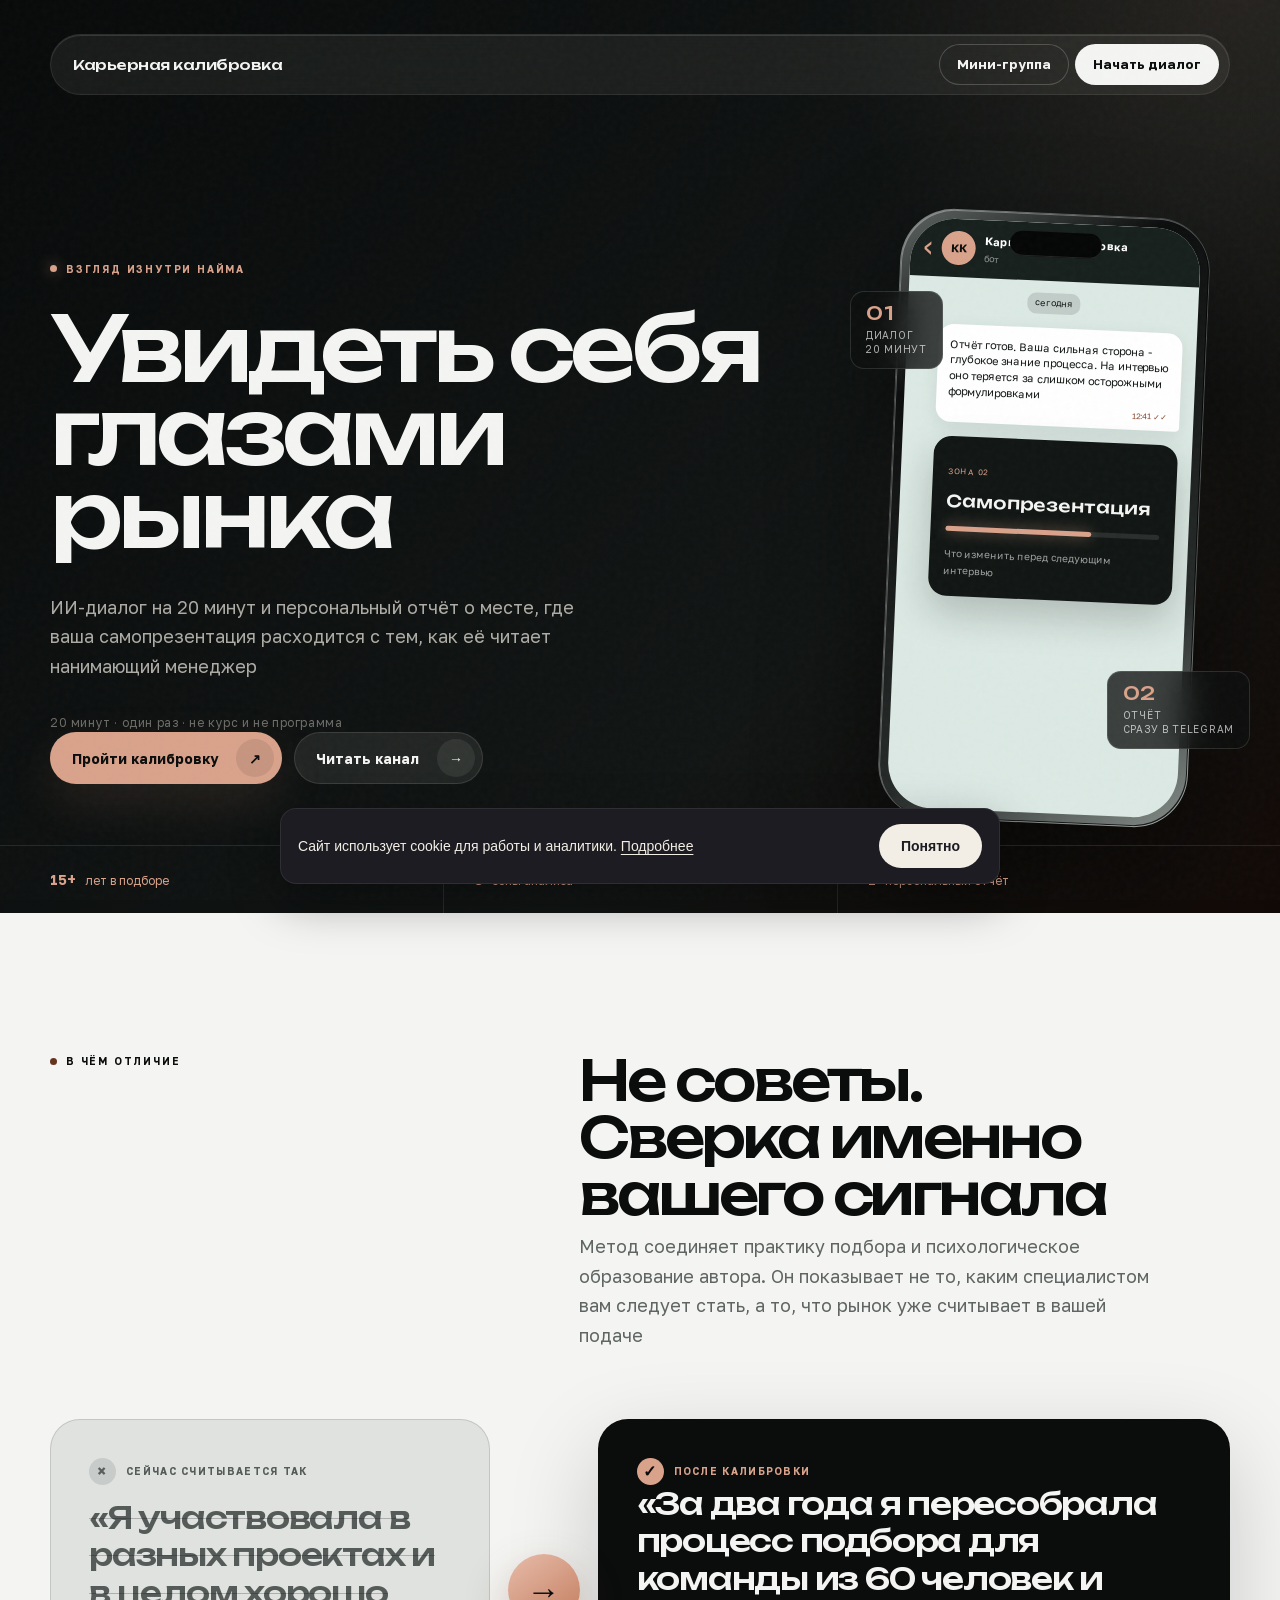
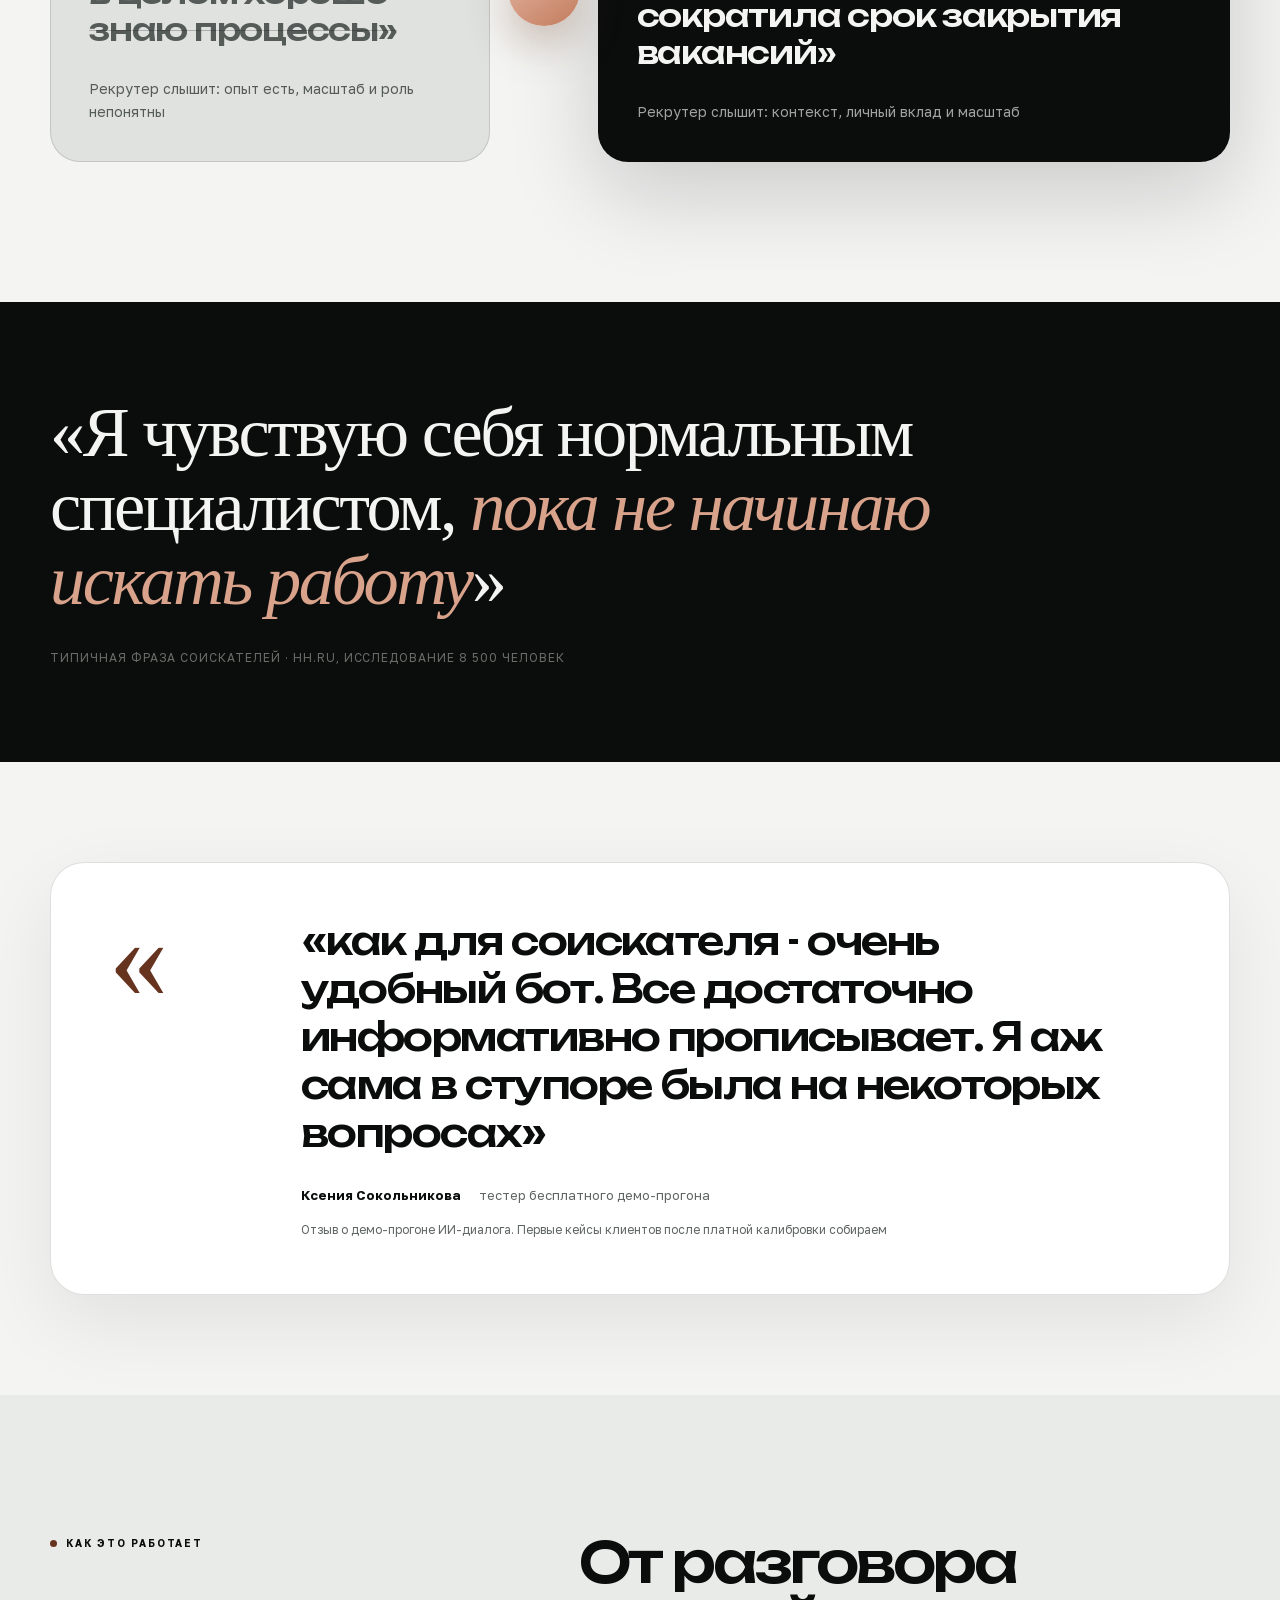
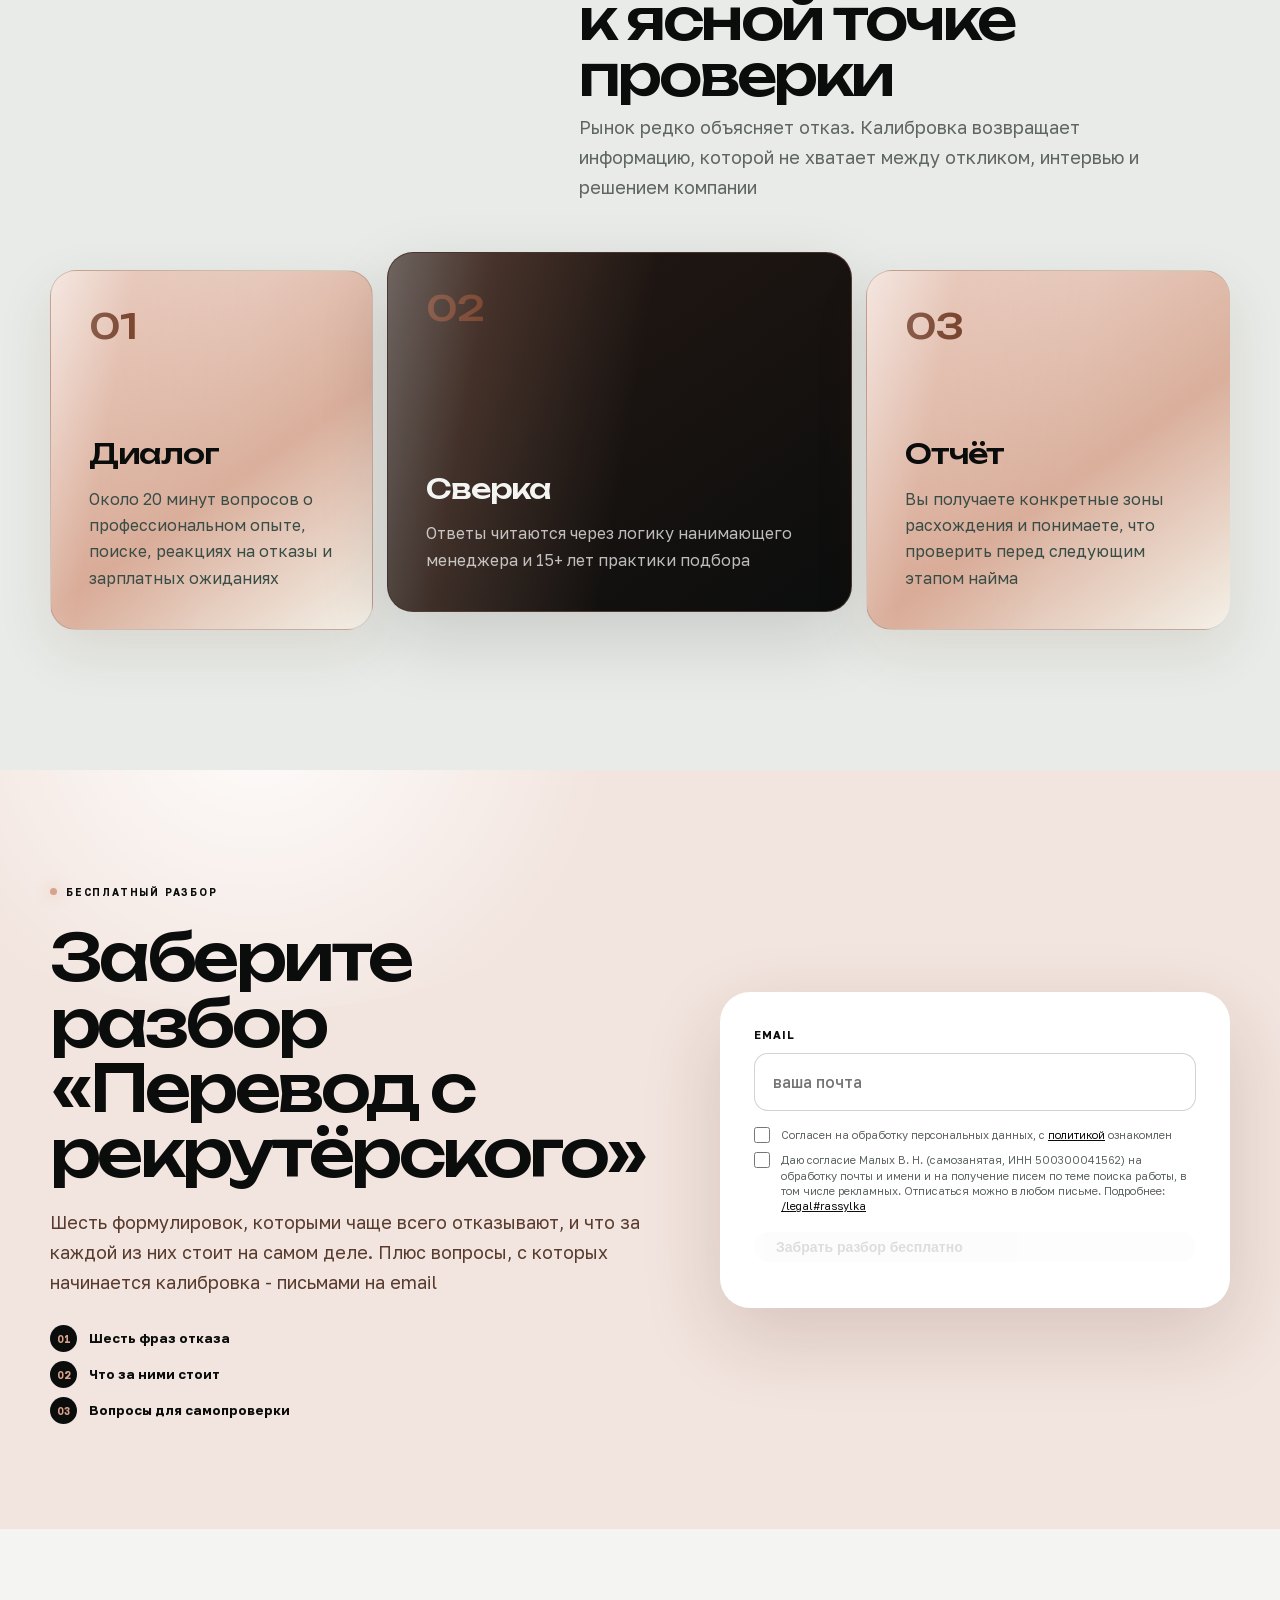
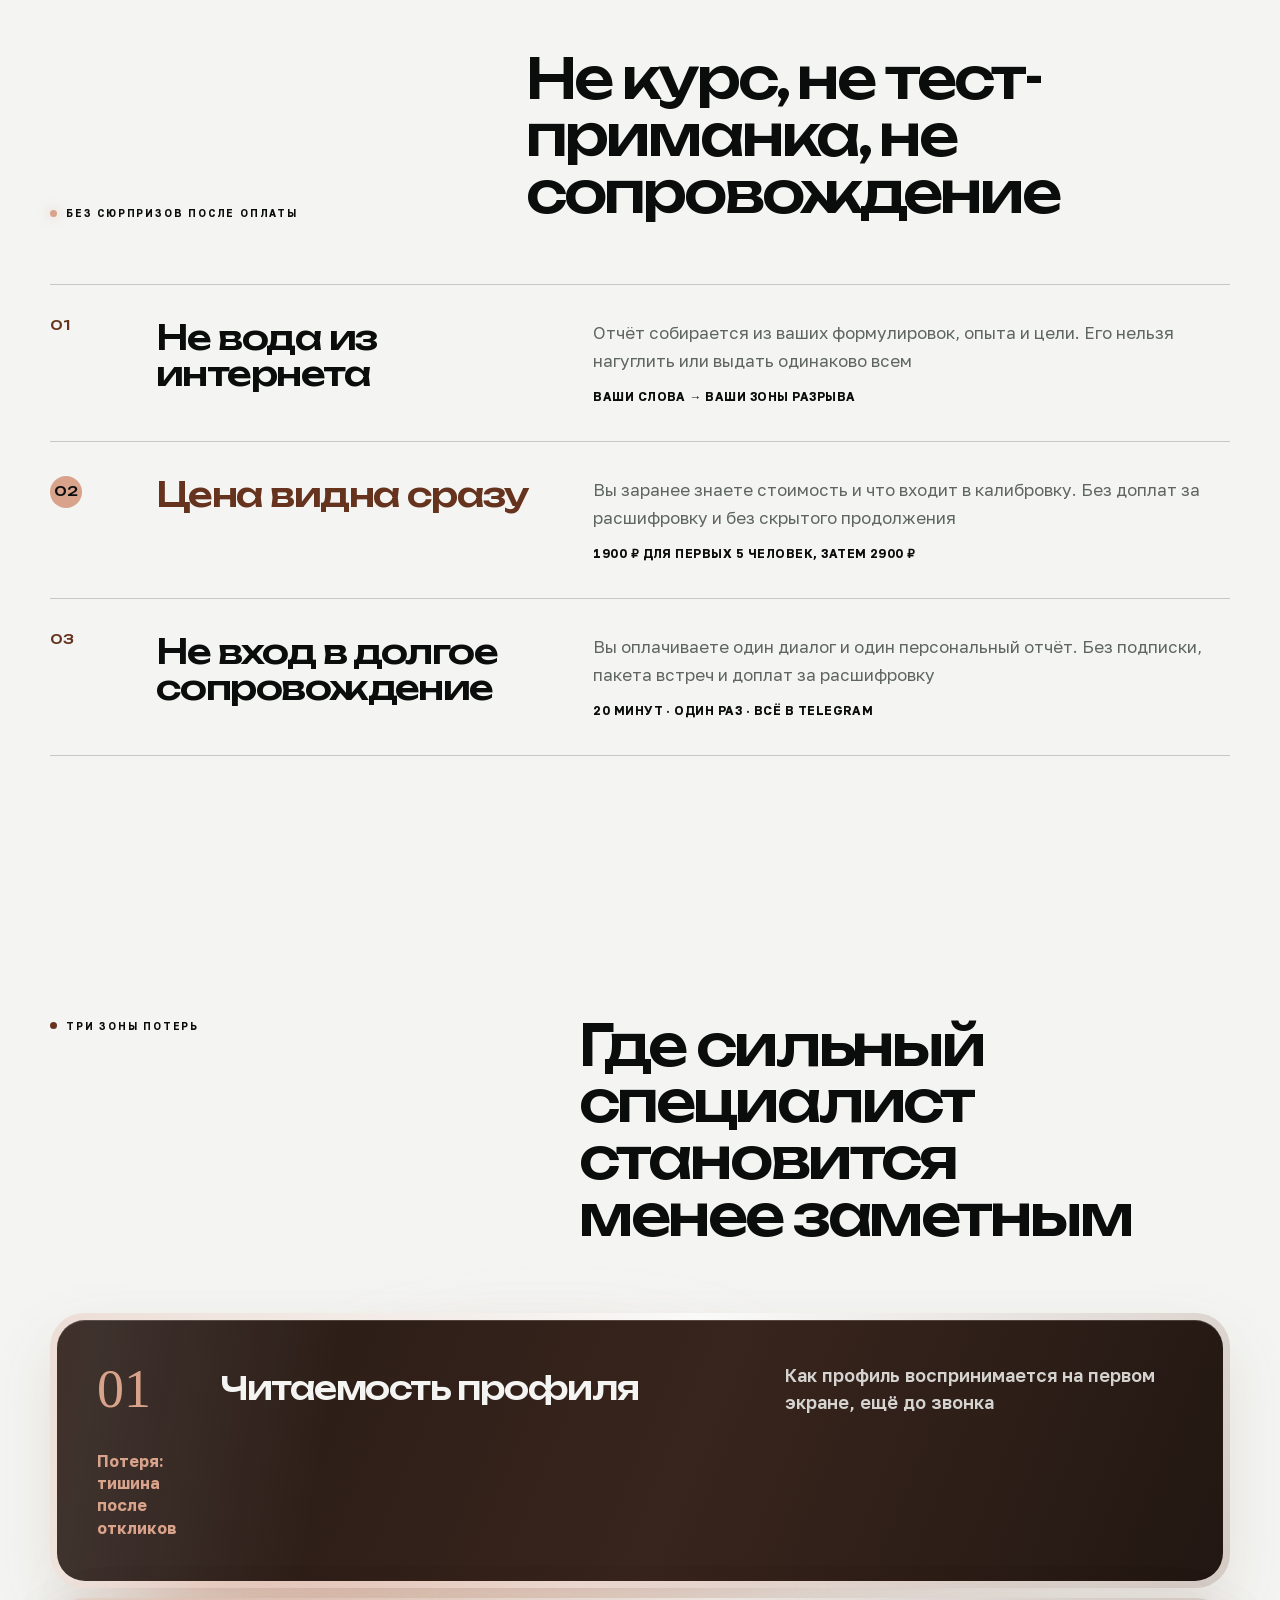
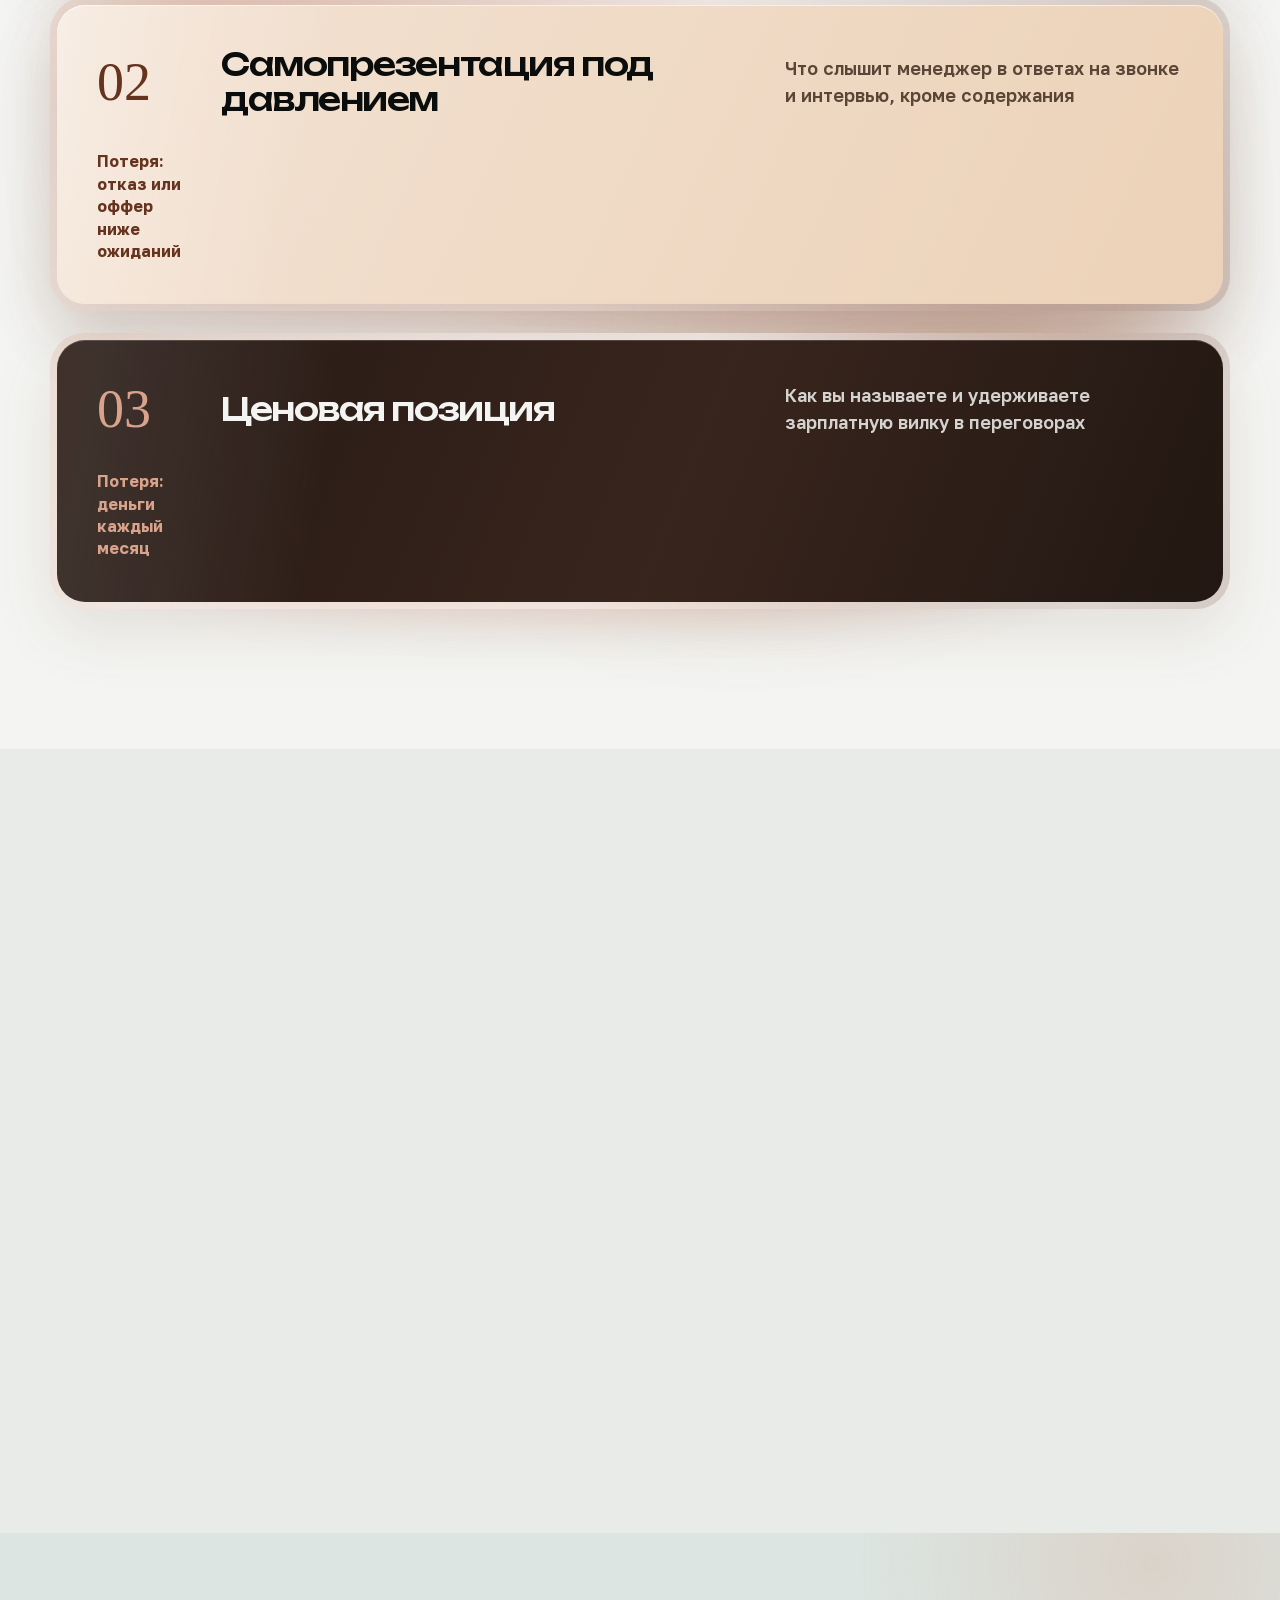
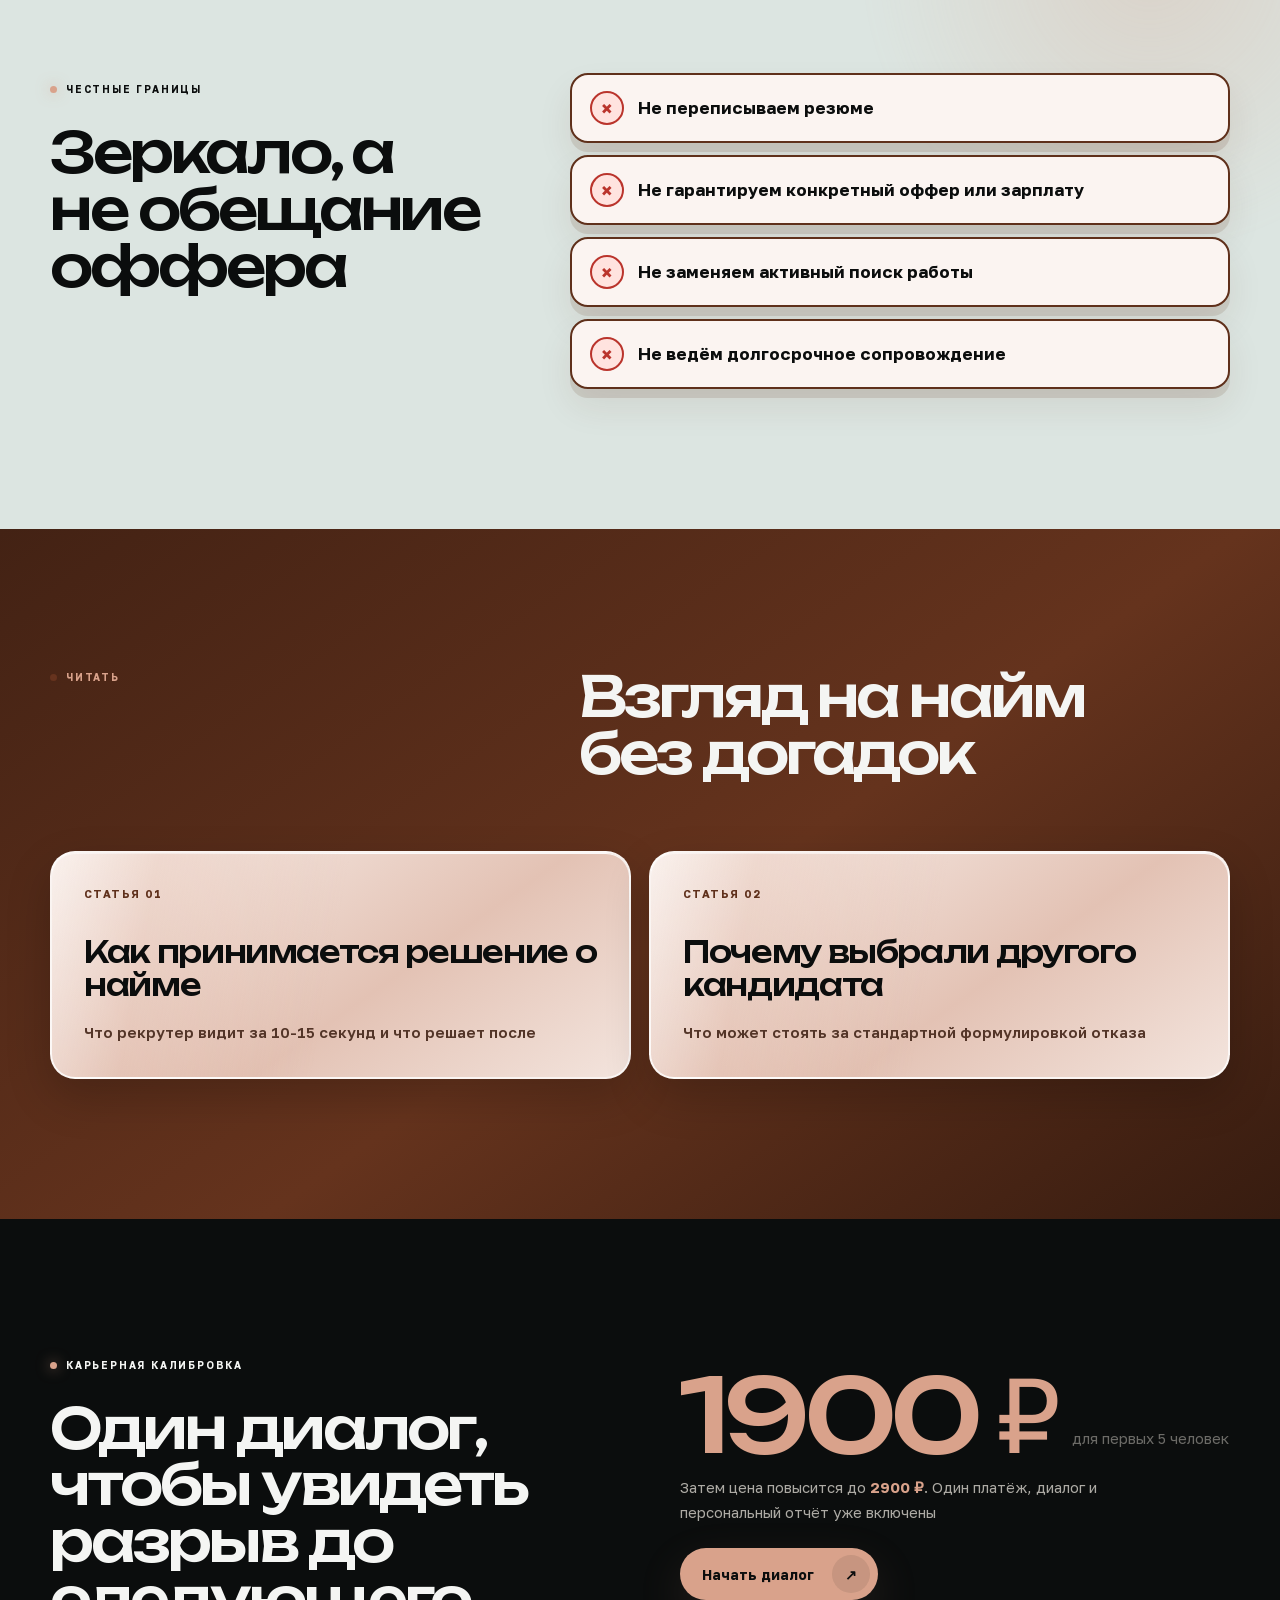
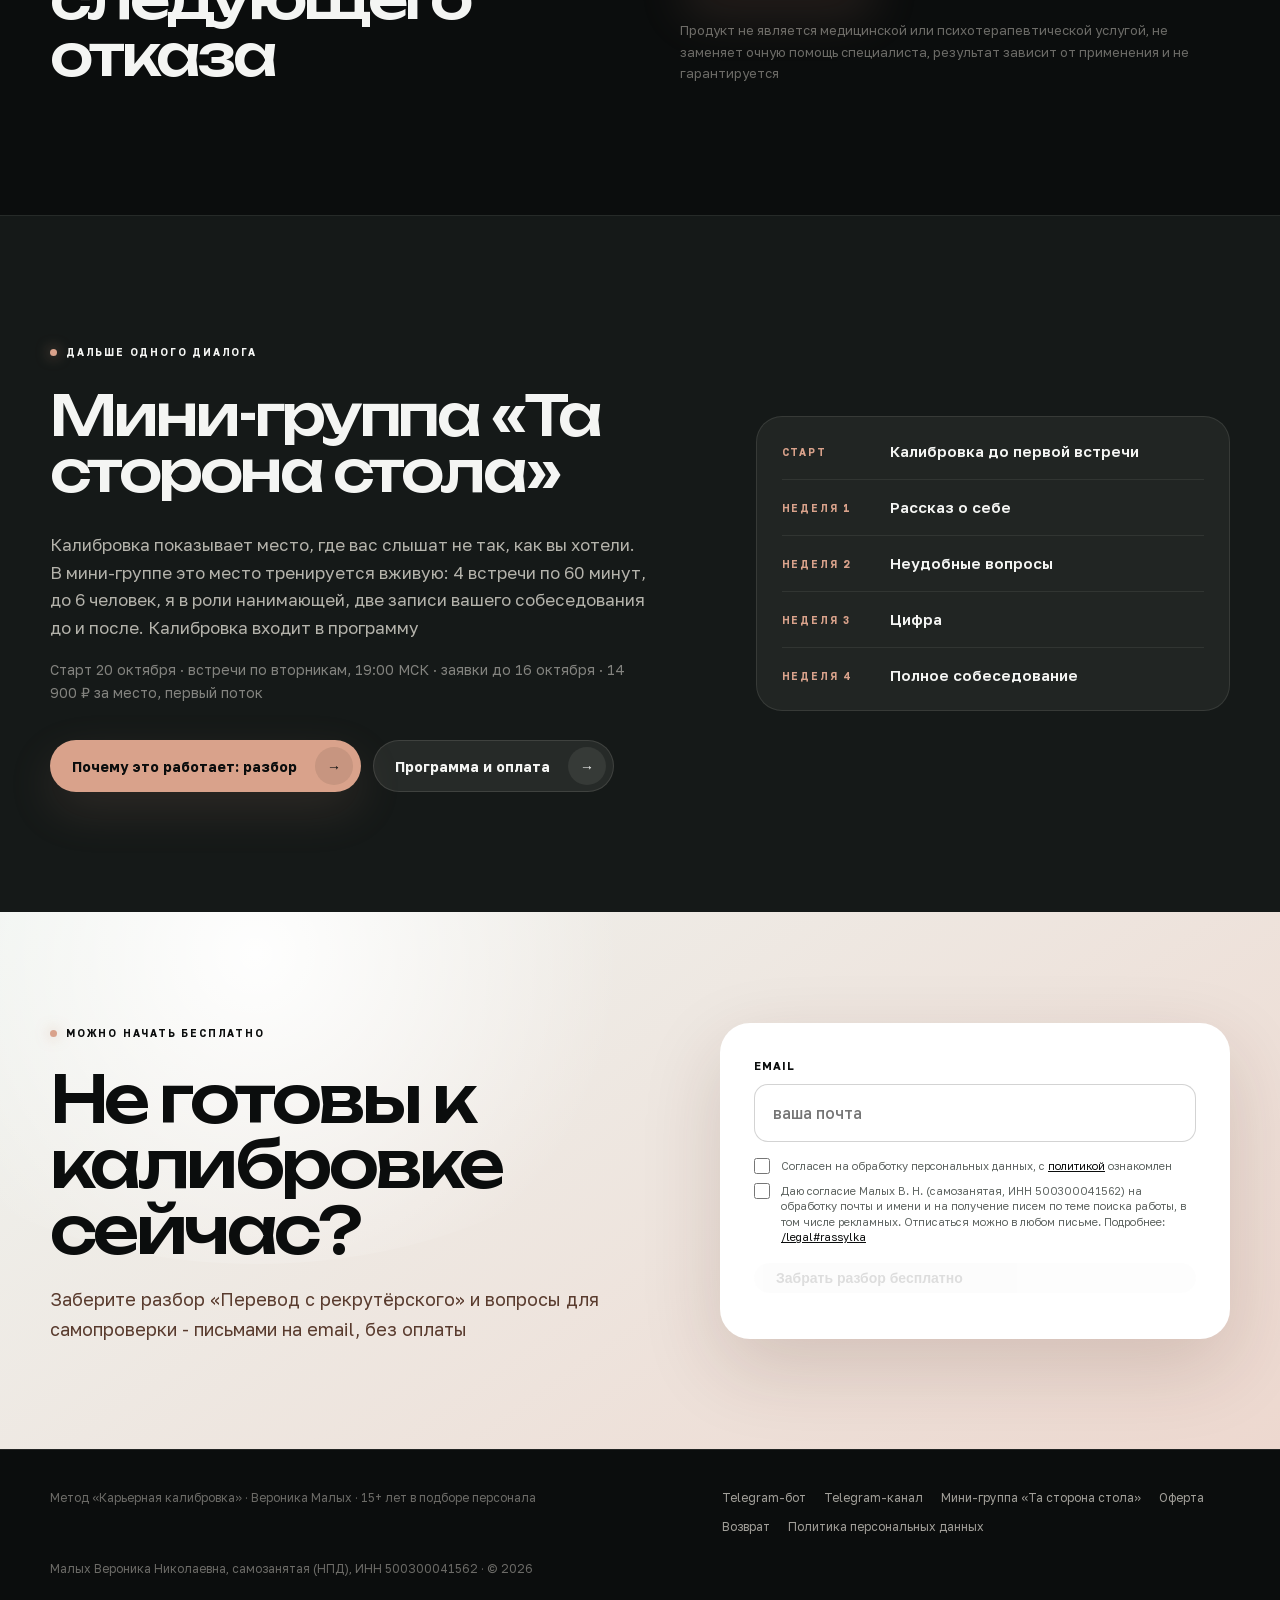
<file: index.html>
<!DOCTYPE html>
<html lang="ru">
<head>
<meta charset="utf-8">
<meta name="viewport" content="width=device-width, initial-scale=1">
<title>Карьерная калибровка - как вас читает нанимающий менеджер</title>
<meta name="description" content="ИИ-диалог на 20 минут и персональный отчёт: где самопрезентация специалиста расходится с тем, как его читает нанимающий менеджер. Метод Вероники Малых, 15+ лет в подборе персонала.">
<meta property="og:title" content="Карьерная калибровка - взгляд изнутри найма">
<meta property="og:description" content="Увидьте место, где рынок читает вас иначе, чем вы видите себя.">
<meta property="og:type" content="website">
<meta property="og:url" content="https://kariernay-kalibrovka.ru/">
<link rel="canonical" href="https://kariernay-kalibrovka.ru/">
<link href="/fonts.css" rel="stylesheet">
<link rel="icon" href="data:image/svg+xml,%3Csvg xmlns='http://www.w3.org/2000/svg' viewBox='0 0 100 100'%3E%3Ccircle cx='50' cy='50' r='39' fill='%23111614' stroke='%23d69d85' stroke-width='5'/%3E%3Ccircle cx='50' cy='50' r='8' fill='%23d69d85'/%3E%3C/svg%3E">
<script type="application/ld+json">
{"@context":"https://schema.org","@type":"Service","name":"Карьерная калибровка","url":"https://kariernay-kalibrovka.ru/","description":"ИИ-диалог на 20 минут и персональный отчёт о том, как самопрезентацию специалиста читает нанимающий менеджер","provider":{"@type":"Person","name":"Вероника Малых","jobTitle":"Карьерный консультант"},"offers":{"@type":"Offer","priceCurrency":"RUB","price":"1900"}}
</script>
<style>
:root{--ink:#0b0d0d;--ink-2:#151918;--paper:#f4f5f3;--paper-2:#e7eae7;--terracotta:#d9a28b;--terracotta-d:#66331e;--muted:#5f6562;--hair:rgba(11,13,13,.13);--white:rgba(255,255,255,.76);--ease:cubic-bezier(.32,.72,0,1)}
*{box-sizing:border-box;margin:0;padding:0}
html{scroll-behavior:smooth}
body{background:var(--paper);color:var(--ink);font-family:"Golos Text","Segoe UI",sans-serif;font-size:17px;line-height:1.65;overflow-x:hidden}
body:after{content:"";position:fixed;inset:0;z-index:8;pointer-events:none;opacity:.035;background-image:url("data:image/svg+xml,%3Csvg viewBox='0 0 180 180' xmlns='http://www.w3.org/2000/svg'%3E%3Cfilter id='n'%3E%3CfeTurbulence type='fractalNoise' baseFrequency='.9' numOctaves='3' stitchTiles='stitch'/%3E%3C/filter%3E%3Crect width='100%25' height='100%25' filter='url(%23n)' opacity='.8'/%3E%3C/svg%3E")}
a{color:inherit}
.display{font-family:"Unbounded","Golos Text",sans-serif;font-weight:500;letter-spacing:-.055em}
.progress{position:fixed;z-index:7;inset:0 auto auto 0;width:100%;height:3px;background:var(--terracotta);transform:scaleX(0);transform-origin:left;box-shadow:0 0 20px rgba(214,157,133,.5)}
.skip{position:fixed;z-index:9;left:20px;top:16px;padding:10px 15px;border-radius:999px;background:var(--terracotta);color:var(--ink);text-decoration:none;transform:translateY(-180%);transition:transform .35s var(--ease)}
.skip:focus{transform:none}
.wrap{width:min(1180px,calc(100% - 48px));margin:auto}
.eyebrow{display:inline-flex;align-items:center;gap:9px;font-size:10px;font-weight:700;letter-spacing:.18em;text-transform:uppercase}
.eyebrow:before{content:"";width:7px;height:7px;border-radius:50%;background:var(--terracotta);box-shadow:0 0 14px rgba(214,157,133,.7)}
.hero{min-height:880px;background:var(--ink);color:var(--paper);position:relative;overflow:hidden;padding:34px 0 90px}
.hero:before{content:"";position:absolute;width:720px;height:720px;border-radius:50%;right:-220px;top:-230px;background:radial-gradient(circle,rgba(214,157,133,.16),transparent 66%);animation:ambient 9s var(--ease) infinite alternate}
.nav{position:relative;z-index:2;display:flex;align-items:center;justify-content:space-between;width:min(1180px,calc(100% - 48px));margin:auto;padding:9px 10px 9px 22px;border-radius:999px;background:rgba(242,238,229,.07);box-shadow:inset 0 1px rgba(255,255,255,.12);font-size:13px}
.brand{font-family:"Unbounded","Golos Text",sans-serif;font-size:14px;font-weight:500;letter-spacing:-.035em}
.nav-link{padding:10px 18px;border-radius:999px;background:var(--paper);color:var(--ink);text-decoration:none;font-weight:650;transition:transform .5s var(--ease),background .5s var(--ease)}
.nav-link:hover{transform:scale(.97);background:var(--terracotta)}
.hero-grid{position:relative;z-index:1;display:grid;grid-template-columns:minmax(0,1.22fr) minmax(340px,.62fr);gap:76px;align-items:center;padding-top:118px}
.hero-copy .eyebrow{color:var(--terracotta);margin-bottom:30px}
h1{font-size:clamp(64px,8.3vw,126px);line-height:.85;max-width:780px;text-wrap:balance}
.hero-lead{max-width:620px;margin:38px 0 32px;color:rgba(242,238,229,.7);font-size:19px;line-height:1.62}
.actions{display:flex;flex-wrap:wrap;gap:12px;align-items:center}
.button{display:inline-flex;align-items:center;gap:18px;padding:7px 8px 7px 22px;border-radius:999px;text-decoration:none;font-size:14px;font-weight:700;transition:transform .6s var(--ease),box-shadow .6s var(--ease),background .6s var(--ease)}
.button i{width:38px;height:38px;border-radius:50%;display:grid;place-items:center;font-style:normal;transition:transform .6s var(--ease)}
.button-primary{background:var(--terracotta);color:var(--ink);box-shadow:0 18px 48px rgba(214,157,133,.13)}
.button-primary i{background:rgba(17,22,20,.09)}
.button-secondary{color:var(--paper);background:rgba(242,238,229,.08);box-shadow:inset 0 0 0 1px rgba(242,238,229,.12)}
.button-secondary i{background:rgba(242,238,229,.08)}
.button:hover{transform:translateY(-3px)}.button:hover i{transform:translate(3px,-2px) scale(1.06)}.button:active{transform:scale(.98)}
.button:focus-visible,.nav-link:focus-visible,a:focus-visible{outline:3px solid var(--terracotta);outline-offset:4px}
.hero-note{margin-top:17px;color:rgba(242,238,229,.42);font-size:12px;letter-spacing:.05em}
.hero-guarantee{display:flex;align-items:center;gap:12px;width:fit-content;margin-top:20px;padding:11px 15px 11px 11px;border-radius:18px;background:rgba(214,157,133,.075);box-shadow:inset 0 0 0 1px rgba(214,157,133,.16);color:rgba(242,238,229,.72);font-size:12px;text-decoration:none;transition:transform .55s var(--ease),background .55s var(--ease)}
.hero-guarantee:before{content:"✓";width:27px;height:27px;border-radius:50%;display:grid;place-items:center;flex:0 0 auto;background:var(--terracotta);color:var(--ink);font-weight:800}.hero-guarantee:hover{transform:translateY(-2px);background:rgba(214,157,133,.12)}.hero-guarantee strong{color:var(--paper)}
.instrument-shell{position:relative;padding:8px;border-radius:48px;background:rgba(242,238,229,.055);box-shadow:inset 0 1px rgba(255,255,255,.1),0 42px 100px rgba(0,0,0,.28);transform:rotate(2deg);isolation:isolate}
.instrument{min-height:470px;border-radius:41px;background:linear-gradient(145deg,#1b2421,#0e1311);box-shadow:inset 0 1px rgba(255,255,255,.1);padding:30px;display:flex;flex-direction:column;overflow:hidden;position:relative}
.instrument-top{display:flex;justify-content:space-between;color:rgba(242,238,229,.44);font-size:10px;letter-spacing:.16em;text-transform:uppercase}
.instrument-meter{display:grid;grid-template-columns:150px 1fr;align-items:center;gap:18px;margin:22px 0 19px}
.dial{width:150px;aspect-ratio:1;position:relative;border-radius:50%;background:repeating-conic-gradient(from -62deg,rgba(214,157,133,.65) 0 1deg,transparent 1deg 12deg);mask:radial-gradient(circle,transparent 0 70%,#000 71%)}
.dial:after{content:"";position:absolute;inset:22px;border-radius:50%;border:1px solid rgba(214,157,133,.25);box-shadow:0 0 38px rgba(214,157,133,.13),inset 0 0 30px rgba(214,157,133,.07)}
.needle{position:absolute;z-index:2;width:2px;height:55px;left:calc(50% - 1px);top:20px;border-radius:4px;background:linear-gradient(var(--terracotta),rgba(214,157,133,.04));transform-origin:50% 100%;animation:needle 6s var(--ease) infinite}
.hub{position:absolute;z-index:3;width:14px;height:14px;left:calc(50% - 7px);top:68px;border-radius:50%;background:var(--terracotta);box-shadow:0 0 20px var(--terracotta)}
.reading{text-align:left}.reading strong{display:block;font:400 48px/1 "Iowan Old Style",Baskerville,serif;color:var(--terracotta);font-variant-numeric:tabular-nums}.reading span{display:block;margin-top:7px;font-size:9px;line-height:1.45;letter-spacing:.12em;text-transform:uppercase;color:rgba(242,238,229,.42)}
.pain-label{font-size:9px;letter-spacing:.14em;text-transform:uppercase;color:rgba(242,238,229,.35);margin-bottom:9px}
.pain-quotes{display:grid;gap:7px}.pain-quote{padding:10px 12px;border-radius:12px;background:rgba(242,238,229,.055);box-shadow:inset 0 0 0 1px rgba(242,238,229,.07);font:italic 12px/1.35 "Iowan Old Style",Baskerville,serif;color:rgba(242,238,229,.68)}
.answers{display:flex;flex-wrap:wrap;gap:6px;margin-top:14px}.answer{padding:6px 9px;border-radius:999px;background:rgba(214,157,133,.09);color:var(--terracotta);font-size:9px;font-weight:700;letter-spacing:.06em;text-transform:uppercase}
.hero-foot{position:absolute;z-index:1;bottom:0;left:0;right:0;border-top:1px solid rgba(242,238,229,.11)}
.hero-foot .wrap{display:grid;grid-template-columns:repeat(3,1fr)}
.micro{padding:22px 0;color:rgba(242,238,229,.48);font-size:12px}.micro+.micro{border-left:1px solid rgba(242,238,229,.11);padding-left:30px}.micro b{color:var(--paper);font-size:14px;margin-right:6px}
.section{padding:140px 0}.section.soft{background:var(--paper-2)}
.section-head{display:grid;grid-template-columns:1fr 1.45fr;gap:80px;margin-bottom:68px;align-items:start}
.section-head .eyebrow:before{background:var(--terracotta-d);box-shadow:none}
h2{font-size:clamp(44px,5vw,74px);line-height:.98;text-wrap:balance}
.section-intro{color:var(--muted);max-width:590px;font-size:18px;padding-top:8px}
.bezel-grid{display:grid;grid-template-columns:1.15fr .85fr;gap:18px}
.bezel{padding:7px;border-radius:35px;background:rgba(17,22,20,.055);box-shadow:inset 0 1px rgba(255,255,255,.5);position:relative}
.panel{height:100%;border-radius:29px;background:linear-gradient(135deg,rgba(217,168,147,.72),rgba(242,229,223,.78) 48%,rgba(247,244,235,.88));box-shadow:inset 0 1px rgba(255,255,255,.75),0 18px 55px rgba(40,37,29,.07);padding:38px;position:relative;overflow:hidden}
.panel:after{content:"";position:absolute;inset:0;background:radial-gradient(320px circle at var(--mx,80%) var(--my,20%),rgba(214,157,133,.25),transparent 64%);opacity:0;transition:opacity .6s var(--ease);pointer-events:none}.panel:hover:after{opacity:1}
.panel:hover .index{transform:rotate(7deg) scale(1.05)}
.panel h3{font:400 31px/1.1 "Iowan Old Style",Baskerville,serif;letter-spacing:-.025em;max-width:430px;margin:22px 0 16px}.panel p{color:var(--muted);max-width:54ch}.index{width:48px;height:48px;border-radius:50%;display:grid;place-items:center;background:var(--ink);color:var(--terracotta);font-size:12px;font-weight:700;transition:transform .6s var(--ease)}
.bezel.feature{grid-row:span 2}.bezel.feature .panel{min-height:515px;display:flex;flex-direction:column;justify-content:flex-end;background:var(--ink);color:var(--paper)}.bezel.feature .panel p{color:rgba(242,238,229,.55)}.bezel.feature .index{background:var(--terracotta);color:var(--ink)}
.quote-band{padding:94px 0;background:var(--ink);color:var(--paper);overflow:hidden}.quote{font:400 clamp(38px,5.5vw,78px)/1.05 "Iowan Old Style",Baskerville,serif;letter-spacing:-.035em;max-width:1030px}.quote em{color:var(--terracotta);font-style:italic}.quote-source{margin-top:30px;color:rgba(242,238,229,.42);font-size:12px;letter-spacing:.08em;text-transform:uppercase}
.steps{display:grid;grid-template-columns:repeat(3,1fr);gap:12px;counter-reset:step}.step{min-height:330px;padding:34px;border-radius:28px;background:linear-gradient(145deg,rgba(211,157,134,.68),rgba(243,223,215,.8) 52%,rgba(247,244,235,.9));box-shadow:inset 0 1px rgba(255,255,255,.75);display:flex;flex-direction:column;position:relative;overflow:hidden}.step:before{counter-increment:step;content:"0" counter(step);font:400 48px/1 "Iowan Old Style",Baskerville,serif;color:var(--terracotta-d)}.step h3{font:400 28px/1.1 "Iowan Old Style",Baskerville,serif;margin:auto 0 16px}.step p{color:var(--muted);font-size:15px}
.zones{display:grid;gap:16px}.zone-shell{padding:7px;border-radius:34px;background:rgba(17,22,20,.06);position:relative;isolation:isolate}.zone{border-radius:28px;background:var(--ink);color:var(--paper);padding:42px 40px;display:grid;grid-template-columns:90px 1fr .75fr;gap:34px;align-items:center;box-shadow:inset 0 1px rgba(255,255,255,.09);transition:transform .7s var(--ease)}.zone:hover{transform:translateX(8px)}.zone-num{font:500 54px/1 "Iowan Old Style",Baskerville,serif;color:var(--terracotta)}.zone h3{font:600 32px/1.08 "Iowan Old Style",Baskerville,serif}.zone p{color:rgba(242,238,229,.78);font-size:18px;font-weight:550;line-height:1.5}.zone .loss{color:var(--terracotta);font-size:16px;font-weight:700;line-height:1.4}
.evidence{display:grid;grid-template-columns:1.1fr .9fr;gap:18px}.facts-shell,.author-shell{padding:7px;border-radius:38px;background:rgba(17,22,20,.06)}.author-shell{position:relative;isolation:isolate}.facts-card,.author-card{height:100%;border-radius:31px;padding:42px;background:linear-gradient(145deg,rgba(213,159,136,.66),rgba(243,230,224,.82) 56%,rgba(247,244,235,.9));box-shadow:inset 0 1px rgba(255,255,255,.8);position:relative;overflow:hidden}.fact{display:grid;grid-template-columns:100px 1fr;gap:24px;padding:23px 0;border-bottom:1px solid var(--hair)}.fact:last-child{border:0}.fact strong{font:400 37px/1 "Iowan Old Style",Baskerville,serif;color:var(--terracotta-d);font-variant-numeric:tabular-nums}.fact p{color:var(--muted);font-size:14px}.author-card{background:var(--ink);color:var(--paper);display:flex;flex-direction:column}.author-card .eyebrow{color:var(--terracotta)}.author-card h3{font:400 49px/1 "Iowan Old Style",Baskerville,serif;margin:auto 0 26px}.author-card p{color:rgba(242,238,229,.6)}
.instrument-shell:before,.bezel.feature:before,.zone-shell:before,.author-shell:before{content:"";position:absolute;z-index:-1;left:6%;right:6%;bottom:-16px;height:45%;border-radius:42%;background:radial-gradient(ellipse at 18% 70%,rgba(214,157,133,.72),transparent 48%),radial-gradient(ellipse at 78% 45%,rgba(133,67,38,.7),transparent 52%),linear-gradient(100deg,rgba(214,157,133,.18),rgba(214,157,133,.72),rgba(133,67,38,.18));filter:blur(24px);opacity:.58;transform:translate3d(-3%,0,0) scale(.92);animation:warmUnderglow 5.8s var(--ease) infinite alternate;pointer-events:none}
.bezel.feature{isolation:isolate}.bezel.feature:before{bottom:-20px;height:34%;animation-delay:-1.4s}.zone-shell:before{height:58%;bottom:-12px;opacity:.45}.zone-shell:nth-child(2):before{animation-delay:-2.1s}.zone-shell:nth-child(3):before{animation-delay:-3.7s}.author-shell:before{height:42%;animation-delay:-2.8s}
.instrument,.bezel.feature .panel,.zone,.author-card{position:relative;z-index:1}
.mid-guarantee{padding:0 0 120px;background:var(--paper)}.mid-guarantee-card{display:grid;grid-template-columns:auto 1fr auto;align-items:center;gap:22px;padding:28px 30px;border-radius:28px;background:var(--ink);color:var(--paper);text-decoration:none;box-shadow:0 22px 65px rgba(17,22,20,.16),0 0 0 7px rgba(214,157,133,.18)}.mid-guarantee-mark{width:54px;height:54px;border-radius:50%;display:grid;place-items:center;background:var(--terracotta);color:var(--ink);font-size:24px;font-weight:800}.mid-guarantee strong{display:block;font:600 27px/1.15 "Iowan Old Style",Baskerville,serif}.mid-guarantee-copy{display:block;margin-top:5px;color:rgba(242,238,229,.7);font-size:15px}.mid-guarantee-link{color:var(--terracotta);font-size:13px;font-weight:700;white-space:nowrap}
.boundary-section{position:relative;overflow:hidden;background:linear-gradient(145deg,#ecd7ce 0%,#f6e8e2 48%,#eaccbf 100%)}.boundary-section:before{content:"";position:absolute;width:620px;height:620px;right:-180px;top:-280px;border-radius:50%;background:radial-gradient(circle,rgba(214,157,133,.72),transparent 66%);filter:blur(8px);animation:ambient 10s var(--ease) infinite alternate}.boundary{position:relative;z-index:1;display:grid;grid-template-columns:.8fr 1.2fr;gap:80px}.boundary-list{list-style:none;display:grid;gap:12px}.boundary-list li{padding:16px 18px;border:2px solid #5f301b;border-radius:18px;background:#fbf4f1;box-shadow:0 9px 0 rgba(95,48,27,.13),0 18px 35px rgba(87,44,25,.09);display:flex;align-items:center;gap:14px;font-weight:650}.boundary-list li:before{content:"×";width:30px;height:30px;border-radius:50%;display:grid;place-items:center;flex:0 0 auto;background:#ffe3df;color:#ba342c;border:2px solid #ba342c;font-size:20px;font-weight:800;line-height:1}
.reading-section{background:linear-gradient(145deg,#432214 0%,#65331d 55%,#371c10 100%);color:var(--paper)}.reading-section .eyebrow{color:var(--terracotta)}
.reading-list{display:grid;grid-template-columns:1fr 1fr;gap:18px}.article-link{padding:32px;border:2px solid rgba(255,255,255,.78);border-radius:25px;background:linear-gradient(145deg,#faf2ee,#e3c2b4 58%,#f3e4dd);color:var(--ink);text-decoration:none;box-shadow:0 18px 45px rgba(0,0,0,.2),inset 0 1px rgba(255,255,255,.9);transition:transform .6s var(--ease),box-shadow .6s var(--ease);position:relative;overflow:hidden}.article-link:hover{transform:translateY(-6px);box-shadow:0 24px 55px rgba(0,0,0,.28),inset 0 1px rgba(255,255,255,.95)}.article-link small{display:block;color:#5f301b;font-size:11px;font-weight:800;letter-spacing:.13em;text-transform:uppercase;margin-bottom:32px}.article-link strong{font:500 30px/1.12 "Iowan Old Style",Baskerville,serif;display:block}.article-link span{display:block;margin-top:18px;color:#533528;font-size:15px;font-weight:550}
.bezel:not(.feature) .panel:before,.step:after,.facts-card:before,.article-link:before{content:"";position:absolute;z-index:0;inset:-35% -55%;background:linear-gradient(105deg,transparent 28%,rgba(255,255,255,.36) 44%,rgba(214,157,133,.2) 55%,transparent 70%);transform:translate3d(-22%,0,0) rotate(-5deg);animation:warmSurfaceFlow 8s var(--ease) infinite alternate;pointer-events:none}
.step:nth-child(2):after,.article-link:nth-child(2):before{animation-delay:-2.6s}.step:nth-child(3):after,.facts-card:before{animation-delay:-5.1s}.bezel:not(.feature) .panel>*,.step>*,.facts-card>*,.article-link>*{position:relative;z-index:1}
.offer{padding:130px 0;background:var(--ink);color:var(--paper)}.offer-grid{display:grid;grid-template-columns:1fr 1fr;gap:80px;align-items:end}.offer h2{max-width:650px}.price{font:500 clamp(68px,8vw,116px)/.9 "Unbounded","Golos Text",sans-serif;color:var(--terracotta);letter-spacing:-.065em}.offer-copy{color:rgba(242,238,229,.62);margin:22px 0}.honest{font-size:13px;color:rgba(242,238,229,.42);max-width:540px}
footer{background:var(--ink);color:rgba(242,238,229,.42);border-top:1px solid rgba(242,238,229,.1);padding:38px 0 55px;font-size:12px}.footer-guarantee{display:grid;grid-template-columns:auto 1fr auto;align-items:center;gap:16px;margin-bottom:34px;padding:17px 20px;border-radius:22px;background:linear-gradient(110deg,#d69d85,#eedad1);color:var(--ink);text-decoration:none;box-shadow:0 18px 50px rgba(214,157,133,.12);transition:transform .55s var(--ease),box-shadow .55s var(--ease)}.footer-guarantee:hover{transform:translateY(-3px);box-shadow:0 23px 60px rgba(214,157,133,.2)}.footer-guarantee-mark{width:34px;height:34px;border-radius:50%;display:grid;place-items:center;background:var(--ink);color:var(--terracotta);font-weight:800}.footer-guarantee strong{display:block;font-size:14px}.footer-guarantee-copy{color:rgba(17,22,20,.72)}.footer-guarantee-link{font-weight:700;white-space:nowrap}.footer-grid{display:grid;grid-template-columns:1.1fr .9fr;gap:50px}.footer-links{display:flex;flex-wrap:wrap;gap:9px 18px}.footer-links a{color:rgba(242,238,229,.65);text-decoration:none}.legal{margin-top:22px}
.reveal{opacity:0;transform:translateY(55px);filter:blur(7px);transition:opacity .95s var(--ease),transform .95s var(--ease),filter .95s var(--ease)}.reveal.visible{opacity:1;transform:none;filter:none}
@keyframes needle{0%,12%{transform:rotate(-42deg)}42%,66%{transform:rotate(36deg)}90%,100%{transform:rotate(-42deg)}}
@keyframes ambient{from{transform:translate3d(0,0,0) scale(.94)}to{transform:translate3d(-45px,55px,0) scale(1.08)}}
@keyframes warmUnderglow{0%{opacity:.38;transform:translate3d(-4%,0,0) scale(.9)}48%{opacity:.68;transform:translate3d(5%,-3px,0) scale(1.03)}100%{opacity:.48;transform:translate3d(-1%,2px,0) scale(.95)}}
@keyframes warmSurfaceFlow{0%{opacity:.28;transform:translate3d(-24%,0,0) rotate(-5deg)}52%{opacity:.58;transform:translate3d(8%,0,0) rotate(-2deg)}100%{opacity:.34;transform:translate3d(25%,0,0) rotate(3deg)}}

/* Premium one-pass: cold precision outside, quiet care inside */
.hero{background:linear-gradient(132deg,#080a0a 0%,#111514 66%,#120a07 100%)}
.hero:before{width:900px;height:900px;right:-410px;top:-470px;background:radial-gradient(circle,rgba(217,162,139,.11),transparent 64%)}
h1{font-family:"Unbounded","Golos Text",sans-serif;font-weight:500;font-size:clamp(52px,7.1vw,104px);line-height:.91;letter-spacing:-.065em}
h2{font-family:"Unbounded","Golos Text",sans-serif;font-weight:500;font-size:clamp(38px,4.35vw,66px);line-height:1.02;letter-spacing:-.055em}
.hero-lead{font-size:18px;max-width:570px}
.nav{border:1px solid rgba(255,255,255,.08);backdrop-filter:blur(18px)}
.device-stage{position:relative;min-height:590px;display:grid;place-items:center;isolation:isolate}
.device-stage:before{content:"";position:absolute;width:420px;height:420px;border-radius:50%;background:radial-gradient(circle,rgba(217,162,139,.2),rgba(217,162,139,.035) 48%,transparent 70%);filter:blur(8px);z-index:-1}
.phone{position:relative;width:min(310px,82vw);height:610px;padding:10px;border-radius:54px;background:linear-gradient(145deg,#5f6663,#0b0d0d 23%,#262b29 72%,#858d89);box-shadow:0 52px 110px rgba(0,0,0,.5),inset 0 0 0 1px rgba(255,255,255,.24);transform:rotate(2.5deg)}
.phone:after{content:"";position:absolute;inset:1px;border-radius:53px;box-shadow:inset 1px 1px rgba(255,255,255,.32),inset -1px -1px rgba(0,0,0,.8);pointer-events:none}
.phone-screen{height:100%;overflow:hidden;border-radius:45px;background:#dce9e4;color:#111614;padding:66px 14px 18px;position:relative}
.phone-speaker{position:absolute;z-index:3;top:19px;left:50%;width:92px;height:25px;transform:translateX(-50%);border-radius:20px;background:#050606;box-shadow:inset 0 -1px rgba(255,255,255,.12)}
.tg-bar{position:absolute;inset:0 0 auto;height:58px;padding:10px 13px;display:flex;align-items:center;gap:9px;background:#17201d;color:#fff;font-size:11px}.tg-bar small{display:block;color:rgba(255,255,255,.52)}.tg-back{font-size:30px;color:var(--terracotta)}.tg-avatar{width:34px;height:34px;border-radius:50%;display:grid;place-items:center;background:var(--terracotta);color:var(--ink);font-weight:800}
.tg-date{width:max-content;margin:4px auto 14px;padding:3px 8px;border-radius:9px;background:rgba(17,22,20,.13);font-size:9px}.tg-message{margin-left:18px;padding:12px 12px 7px;border-radius:15px 15px 4px 15px;background:#fff;font-size:11px;line-height:1.42;box-shadow:0 5px 18px rgba(17,22,20,.08)}.tg-message span{display:block;text-align:right;margin-top:5px;color:#8b4e34;font-size:8px}.report-sheet{margin:14px 0 0 18px;padding:18px 15px;border-radius:18px;background:#111614;color:#f4f5f3;box-shadow:0 16px 38px rgba(17,22,20,.22)}.report-sheet small{color:var(--terracotta);font-size:8px;letter-spacing:.15em}.report-sheet b{display:block;margin:9px 0 16px;font:500 17px/1.15 "Unbounded",sans-serif}.report-sheet p{margin-top:14px;color:rgba(255,255,255,.6);font-size:10px}.report-scale{height:5px;border-radius:9px;background:rgba(255,255,255,.1)}.report-scale i{display:block;width:68%;height:100%;border-radius:inherit;background:var(--terracotta);box-shadow:0 0 14px rgba(217,162,139,.55)}
.device-note{position:absolute;z-index:2;padding:12px 15px;border:1px solid rgba(255,255,255,.12);border-radius:14px;background:rgba(13,16,15,.78);backdrop-filter:blur(16px);color:rgba(255,255,255,.68);font-size:10px;line-height:1.35;letter-spacing:.07em;text-transform:uppercase}.device-note span{display:block;color:var(--terracotta);font:500 18px/1 "Unbounded",sans-serif;margin-bottom:7px}.device-note-top{top:78px;left:-8px}.device-note-bottom{right:-20px;bottom:74px}
.signal-compare{display:grid;grid-template-columns:.82fr 1.18fr;gap:16px;position:relative}.signal{min-height:340px;padding:38px;border-radius:30px;display:flex;flex-direction:column;border:1px solid var(--hair)}.signal-label{display:flex;align-items:center;gap:10px;font-size:10px;font-weight:700;letter-spacing:.13em;text-transform:uppercase}.signal-label span{width:27px;height:27px;border-radius:50%;display:grid;place-items:center;font-size:16px}.signal blockquote{margin:auto 0 28px;font:500 clamp(22px,2.4vw,35px)/1.22 "Unbounded","Golos Text",sans-serif;letter-spacing:-.04em}.signal p{font-size:14px}.signal-bad{background:#dfe2df;color:#555b58}.signal-bad .signal-label span{background:#c7cbca;color:#5a5f5d}.signal-bad blockquote{text-decoration:line-through;text-decoration-thickness:1px;text-decoration-color:rgba(11,13,13,.24)}.signal-good{background:#0b0d0d;color:#f4f5f3;box-shadow:0 30px 90px rgba(11,13,13,.18)}.signal-good .signal-label{color:var(--terracotta)}.signal-good .signal-label span{background:var(--terracotta);color:var(--ink)}.signal-good p{color:rgba(255,255,255,.62)}.signal-note{position:absolute;z-index:2;left:calc(41% - 64px);top:50%;width:128px;aspect-ratio:1;border-radius:50%;display:grid;place-content:center;text-align:center;padding:12px;background:var(--terracotta);color:var(--ink);box-shadow:0 15px 42px rgba(102,51,30,.25);transform:translateY(-50%) rotate(-5deg)}.signal-note b{font:600 11px/1.2 "Unbounded",sans-serif}.signal-note span{font-size:8px;line-height:1.3;margin-top:5px}
.steps{grid-template-columns:.8fr 1.15fr .9fr;align-items:stretch;gap:0;border-top:1px solid var(--hair);border-bottom:1px solid var(--hair)}.step{min-height:360px;border-radius:0;background:transparent;box-shadow:none;border-right:1px solid var(--hair);padding:38px}.step:last-child{border-right:0}.step:nth-child(2){background:var(--ink);color:var(--paper);transform:translateY(-18px);box-shadow:0 26px 70px rgba(11,13,13,.14)}.step:nth-child(2) p{color:rgba(255,255,255,.56)}.step:before{font:500 34px/1 "Unbounded",sans-serif}.step h3,.panel h3,.zone h3,.author-card h3,.article-link strong,.mid-guarantee strong{font-family:"Unbounded","Golos Text",sans-serif;font-weight:500;letter-spacing:-.045em}
.section.soft{background:#e8ebe8}.panel,.facts-card{background:linear-gradient(145deg,#e8eeeb,#f8faf8)}
.boundary-section{background:#dce5e1}.boundary-section:before{opacity:.35}
@media(max-width:900px){.hero{min-height:auto;padding-bottom:130px}.hero-grid,.section-head,.offer-grid,.boundary,.evidence,.warm-shell,.cold-grid{grid-template-columns:1fr}.hero-grid{gap:60px;padding-top:80px}.instrument-shell{width:min(470px,100%);margin:auto;transform:none}.section-head,.offer-grid,.boundary,.warm-shell,.cold-grid{gap:34px}.cold-copy{position:static}.warm-number{margin-bottom:20px}.signal-compare{grid-template-columns:1fr}.signal-note{left:auto;right:24px;top:50%;width:112px}.steps{grid-template-columns:1fr;border:0;gap:10px}.step{min-height:240px;border:1px solid var(--hair)}.step:nth-child(2){transform:none}.zone{grid-template-columns:70px 1fr}.zone p{grid-column:2}.bezel-grid{grid-template-columns:1fr}.bezel.feature{grid-row:auto}.bezel.feature .panel{min-height:380px}}
@media(max-width:640px){.wrap,.nav{width:min(100% - 32px,1180px)}.wrap>*{min-width:0}.nav{padding-left:16px}.brand{max-width:130px;font-size:11px;line-height:1.2}.nav-link{font-size:11px;padding:9px 13px}.hero{padding-top:20px}.hero-grid{padding-top:72px}.hero-lead{font-size:17px}.actions{align-items:stretch}.button{justify-content:space-between;width:100%}.device-stage{min-height:535px}.phone{height:535px;width:274px}.device-note-top{left:0;top:45px}.device-note-bottom{right:0;bottom:36px}.signal{min-height:300px;padding:28px}.signal-note{position:relative;inset:auto;width:auto;aspect-ratio:auto;border-radius:16px;transform:none;margin:-34px 28px -34px;padding:13px}.signal-note span{display:none}.instrument{min-height:auto;padding:25px}.instrument-meter{grid-template-columns:120px 1fr}.dial{width:120px}.needle{height:44px;top:16px}.hub{top:54px}.reading strong{font-size:42px}.hero-foot .wrap{grid-template-columns:1fr}.micro{padding:12px 0}.micro+.micro{padding-left:0;border-left:0;border-top:1px solid rgba(242,238,229,.1)}.section{padding:90px 0}.section-head{margin-bottom:40px}.panel{padding:28px}.step{padding:30px}.zone-shell,.facts-shell,.author-shell{min-width:0}.zone{min-width:0;padding:28px;grid-template-columns:48px minmax(0,1fr);gap:18px}.zone-num{font-size:40px}.zone h3{font-size:24px;overflow-wrap:anywhere}.zone p{font-size:17px}.zone .loss{grid-column:2;font-size:15px}.mid-guarantee{padding-bottom:90px}.mid-guarantee-card{grid-template-columns:auto minmax(0,1fr);padding:24px 22px}.mid-guarantee-link{grid-column:2}.reading-list{grid-template-columns:1fr}.fact{grid-template-columns:74px minmax(0,1fr)}.fact strong{font-size:30px}.cold-entry,.warm-bridge{padding:90px 0}.gift-form{padding:28px 22px}.form-row{grid-template-columns:1fr}.warm-shell{padding:34px 26px;border-radius:28px}.warm-copy p{font-size:16px}.warm-actions{display:grid}.fact{grid-template-columns:74px minmax(0,1fr)}.fact strong{font-size:30px}.footer-guarantee{grid-template-columns:auto minmax(0,1fr)}.footer-guarantee-link{grid-column:2}.footer-grid{grid-template-columns:1fr}.offer{padding:90px 0}}
@media(prefers-reduced-motion:reduce){html{scroll-behavior:auto}.needle,.hero:before,.boundary-section:before,.instrument-shell:before,.bezel.feature:before,.zone-shell:before,.author-shell:before,.bezel:not(.feature) .panel:before,.step:after,.facts-card:before,.article-link:before{animation:none}.reveal{opacity:1;transform:none;filter:none;transition:none}.button,.nav-link,.zone,.article-link,.footer-guarantee{transition:none}}
.testimonial{padding:100px 0;background:var(--paper)}.testimonial-card{position:relative;overflow:hidden;display:grid;grid-template-columns:150px 1fr;gap:42px;padding:54px 58px;border:1px solid var(--hair);border-radius:34px;background:#fff;box-shadow:0 28px 80px rgba(11,13,13,.08)}.testimonial-mark{font:400 118px/.7 "Iowan Old Style",Baskerville,serif;color:var(--terracotta-d)}.testimonial blockquote{max-width:840px;font:500 clamp(25px,3vw,42px)/1.25 "Unbounded","Golos Text",sans-serif;letter-spacing:-.04em}.testimonial-author{display:flex;flex-wrap:wrap;gap:8px 18px;margin-top:28px;color:var(--muted);font-size:13px}.testimonial-author strong{color:var(--ink)}.testimonial-note{margin-top:14px;color:var(--muted);font-size:12px}
.difference{padding:122px 0;background:#f4f5f3}.difference-head{display:grid;grid-template-columns:.72fr 1.28fr;gap:80px;align-items:end;margin-bottom:62px}.difference-head h2{max-width:780px}.difference-list{border-top:1px solid rgba(11,13,13,.19)}.difference-item{display:grid;grid-template-columns:76px .78fr 1.22fr;gap:30px;align-items:start;padding:34px 0;border-bottom:1px solid rgba(11,13,13,.19)}.difference-num{color:var(--terracotta-d);font:500 13px/1 "Unbounded",sans-serif}.difference-item h3{font:500 clamp(24px,2.7vw,39px)/1.05 "Unbounded",sans-serif;letter-spacing:-.045em}.difference-item p{max-width:650px;color:var(--muted);font-size:17px}.difference-proof{display:block;margin-top:12px;color:var(--ink);font-size:12px;font-weight:700;letter-spacing:.04em;text-transform:uppercase}
.zones{position:relative;isolation:isolate}.zones:before{content:"";position:absolute;z-index:-2;inset:5% 4% 0;border-radius:45%;background:radial-gradient(ellipse at 18% 22%,rgba(217,162,139,.54),transparent 42%),radial-gradient(ellipse at 82% 72%,rgba(155,78,45,.36),transparent 43%);filter:blur(45px);animation:zoneAura 7s var(--ease) infinite alternate}.zone-shell{background:linear-gradient(115deg,rgba(217,162,139,.28),rgba(255,255,255,.5),rgba(102,51,30,.22));box-shadow:0 24px 65px rgba(102,51,30,.11)}.zone{overflow:hidden;background:linear-gradient(112deg,#261914 0%,#38251d 54%,#221712 100%);box-shadow:inset 0 1px rgba(255,255,255,.16)}.zone:after{content:"";position:absolute;inset:-80% -30%;background:linear-gradient(105deg,transparent 36%,rgba(217,162,139,.16) 48%,rgba(255,255,255,.1) 52%,transparent 64%);transform:translate3d(-32%,0,0) rotate(-6deg);animation:zoneSweep 7.5s var(--ease) infinite alternate;pointer-events:none}.zone-shell:nth-child(2) .zone:after{animation-delay:-2.4s}.zone-shell:nth-child(3) .zone:after{animation-delay:-4.8s}.zone>*{position:relative;z-index:1}.zone p{color:rgba(244,245,243,.84)}
.price-wrap{display:flex;align-items:flex-end;gap:18px;flex-wrap:wrap}.price-old{padding-bottom:10px;color:rgba(242,238,229,.42);font-size:15px}.price-note{max-width:460px;margin:14px 0 24px;color:rgba(242,238,229,.7);font-size:15px}.price-note strong{color:var(--terracotta)}
@keyframes zoneAura{from{transform:translate3d(-2%,0,0) scale(.96);opacity:.62}to{transform:translate3d(3%,-2%,0) scale(1.06);opacity:1}}@keyframes zoneSweep{from{transform:translate3d(-34%,0,0) rotate(-6deg)}to{transform:translate3d(34%,0,0) rotate(2deg)}}
@media(max-width:900px){.testimonial-card{grid-template-columns:90px 1fr}}
@media(max-width:900px){.difference-head{grid-template-columns:1fr;gap:24px}.difference-item{grid-template-columns:54px 1fr}.difference-item p{grid-column:2}.cold-grid{align-items:start}}
@media(prefers-reduced-motion:reduce){.zones:before,.zone:after{animation:none}}
.micro,.micro b{color:var(--terracotta)}
.signal-note{width:72px;aspect-ratio:1;padding:0;background:linear-gradient(145deg,#e7bcaa,#c27b5c);box-shadow:0 18px 45px rgba(102,51,30,.3);font:500 34px/1 "Unbounded",sans-serif;transform:none}.signal-note:before{content:"→"}
@media(min-width:901px){.signal-compare{grid-template-columns:minmax(0,.82fr) 72px minmax(0,1.18fr);gap:18px;align-items:stretch}.signal-bad{grid-column:1}.signal-good{grid-column:3}.signal-note{position:relative;grid-column:2;grid-row:1;align-self:center;left:auto;top:auto}}
.steps{gap:14px;border:0}.step{border:1px solid rgba(11,13,13,.13);border-radius:26px;background:linear-gradient(145deg,#f0dcd3,#daaf9c 58%,#f4f1e8);box-shadow:0 20px 55px rgba(102,51,30,.11)}.step:nth-child(2){border-color:rgba(214,157,133,.26);background:linear-gradient(145deg,#261914,#0b0d0d)}.step p{color:#394c46;font-size:16px}.step:nth-child(2) p{color:rgba(255,255,255,.72)}
.facts-shell{padding:9px;background:linear-gradient(135deg,#d69d85,#7a3e24 52%,#231712);box-shadow:0 30px 90px rgba(102,51,30,.2)}.facts-card{padding:48px;background:radial-gradient(circle at 92% 8%,rgba(214,157,133,.42),transparent 32%),linear-gradient(145deg,#221712,#3a261d);color:var(--paper)}.facts-card .eyebrow{color:var(--terracotta)}.fact{grid-template-columns:180px minmax(0,1fr);gap:28px;padding:28px 0;border-color:rgba(255,255,255,.14)}.fact strong{font:500 clamp(38px,3.2vw,46px)/.92 "Unbounded",sans-serif;color:var(--terracotta);letter-spacing:-.05em;white-space:nowrap}.fact p{min-width:0;align-self:center;color:rgba(255,255,255,.76);font-size:16px;line-height:1.5}
.fact .fact-range{font-size:32px;letter-spacing:-.04em}
.test-drive{position:relative;overflow:hidden;padding:105px 0;background:#f2e4de}.test-drive:before{content:"";position:absolute;inset:-50% 45% auto -15%;height:620px;border-radius:50%;background:radial-gradient(circle,rgba(255,255,255,.95),transparent 67%)}.test-drive-shell{position:relative;display:grid;grid-template-columns:1fr .85fr;gap:70px;align-items:center}.test-drive-copy h2{margin:22px 0;font-size:clamp(38px,5vw,68px)}.test-drive-copy p{max-width:620px;color:#593b2e;font-size:18px}.sample-questions{display:grid;gap:9px;margin-top:28px}.sample-questions span{display:flex;align-items:center;gap:12px;font-size:13px;font-weight:650}.sample-questions i{width:27px;height:27px;border-radius:50%;display:grid;place-items:center;background:var(--ink);color:var(--terracotta);font-style:normal;font-size:10px}.test-drive-form{padding:34px;border-radius:30px;background:#fff;box-shadow:0 28px 80px rgba(68,34,20,.16)}.test-drive-form>label{display:block;margin-bottom:9px;font-size:11px;font-weight:700;letter-spacing:.08em;text-transform:uppercase}.test-drive-form input[type=email]{width:100%;min-height:58px;padding:0 18px;border:1px solid rgba(11,13,13,.18);border-radius:14px;font:500 16px/1 "Golos Text",sans-serif;outline:0}.test-drive-form input[type=email]:focus{border-color:var(--terracotta-d);box-shadow:0 0 0 4px rgba(217,162,139,.2)}.test-drive-form .button{width:100%;justify-content:space-between;border:0;margin-top:18px;cursor:pointer}.test-consents{display:grid;gap:9px;margin-top:16px}.test-consent{display:grid;grid-template-columns:18px 1fr;gap:9px;align-items:start;color:var(--muted);font-size:11px;line-height:1.4}.test-consent input{width:16px;height:16px;accent-color:var(--terracotta-d)}.test-consent a{color:var(--ink)}.test-drive-form .button:disabled{opacity:.45;cursor:not-allowed;transform:none}.test-drive-note{margin-top:12px;color:var(--muted);font-size:11px}.test-drive-final{background:linear-gradient(145deg,#eff3ef,#edd8cf)}
@media(max-width:900px){.test-drive-shell{grid-template-columns:1fr;gap:38px}.signal-bad{grid-row:1}.signal-note{position:relative;inset:auto;grid-row:2;width:64px;margin:8px auto}.signal-note:before{content:"↓"}.signal-good{grid-row:3}.fact{grid-template-columns:150px minmax(0,1fr)}}
@media(max-width:640px){.steps{gap:12px}.step{border-radius:22px}.facts-card{padding:30px 24px}.fact{grid-template-columns:1fr;gap:10px}.fact strong{font-size:32px}.fact p{font-size:14px}.test-drive{padding:78px 0}.test-drive-form{padding:25px 20px}.test-drive-copy h2{font-size:38px}}
@media(max-width:640px){.fact .fact-range{font-size:28px}}
.zone-shell:nth-child(2){transform:translateY(-6px)}
.zone-shell:nth-child(2) .zone{background:linear-gradient(115deg,#f3e2d3 0%,#ecd2b8 100%);color:var(--ink);box-shadow:inset 0 1px rgba(255,255,255,.6),0 26px 70px rgba(102,51,30,.16)}
.zone-shell:nth-child(2) .zone p{color:#5a4636}
.zone-shell:nth-child(2) .zone-num,.zone-shell:nth-child(2) .loss{color:var(--terracotta-d)}
.zone-shell:nth-child(2) .zone:after{background:linear-gradient(105deg,transparent 36%,rgba(255,255,255,.55) 48%,rgba(255,255,255,.28) 52%,transparent 64%)}
.difference-item:nth-child(2) .difference-num{display:grid;place-items:center;width:32px;height:32px;border-radius:50%;background:var(--terracotta);color:var(--ink)}
.difference-item:nth-child(2) h3{color:var(--terracotta-d)}
@media(prefers-reduced-motion:reduce){.zone-shell:nth-child(2){transform:none}}
/* 30.09: мост к программе и ссылка в меню */
.nav-links{display:flex;align-items:center;gap:6px}
.nav-link-ghost{background:transparent;color:var(--paper);box-shadow:inset 0 0 0 1px rgba(242,238,229,.22)}
.nav-link-ghost:hover{background:var(--terracotta);color:var(--ink)}
.program-bridge{padding:120px 0;background:var(--ink-2);color:var(--paper);border-top:1px solid rgba(242,238,229,.08)}
.program-bridge h2{max-width:680px;margin-top:24px}
.program-bridge-lead{max-width:600px;margin:30px 0 0;color:rgba(242,238,229,.72);font-size:17px;line-height:1.62}
.program-bridge-meta{max-width:600px;margin:18px 0 0;color:rgba(242,238,229,.5);font-size:14px;line-height:1.6}
.program-bridge .actions{margin-top:36px}
.program-bridge .wrap{display:grid;grid-template-columns:1.15fr .85fr;gap:64px;align-items:center}
.program-bridge-card{border-radius:26px;padding:8px 26px;background:rgba(242,238,229,.05);box-shadow:inset 0 0 0 1px rgba(242,238,229,.1)}
.program-bridge-row{display:grid;grid-template-columns:92px 1fr;gap:16px;padding:17px 0;border-top:1px solid rgba(242,238,229,.08);font-size:15px;line-height:1.4}
.program-bridge-row:first-child{border-top:0}
.program-bridge-row span{font-size:10px;font-weight:700;letter-spacing:.18em;text-transform:uppercase;color:var(--terracotta);padding-top:4px}
.program-bridge-row b{font-weight:600;color:var(--paper)}
@media(max-width:900px){.program-bridge .wrap{grid-template-columns:1fr;gap:40px}}
@media(max-width:640px){.nav-link-ghost{display:none}.program-bridge{padding:84px 0}.program-bridge-row{grid-template-columns:80px 1fr;font-size:14px}}
</style>
</head>
<body>
<div class="progress" aria-hidden="true"></div>
<a class="skip" href="#content">Перейти к содержанию</a>

<header class="hero">
  <nav class="nav" aria-label="Основная навигация">
    <span class="brand">Карьерная калибровка</span>
    <div class="nav-links">
      <a class="nav-link nav-link-ghost" href="/programma.html">Мини-группа</a>
      <a class="nav-link" href="https://t.me/Kalibrov_ka_bot?start=site_nav">Начать диалог</a>
    </div>
  </nav>
  <div class="wrap hero-grid" id="content">
    <div class="hero-copy reveal">
      <span class="eyebrow">Взгляд изнутри найма</span>
      <h1 class="display">Увидеть себя глазами рынка</h1>
      <p class="hero-lead">ИИ-диалог на 20 минут и персональный отчёт о месте, где ваша самопрезентация расходится с тем, как её читает нанимающий менеджер</p>
      <p class="hero-note">20 минут · один раз · не курс и не программа</p>
      <div class="actions">
        <a class="button button-primary" href="https://t.me/Kalibrov_ka_bot?start=site_hero">Пройти калибровку <i>↗</i></a>
        <a class="button button-secondary" href="https://t.me/+e8Ew6oEjnp4yOWMy">Читать канал <i>→</i></a>
      </div>
    </div>
    <div class="device-stage reveal" aria-label="Пример отчёта в Telegram">
      <div class="device-note device-note-top"><span>01</span>диалог<br>20 минут</div>
      <div class="phone">
        <div class="phone-speaker"></div>
        <div class="phone-screen">
          <div class="tg-bar"><span class="tg-back">‹</span><span class="tg-avatar">КК</span><span><b>Карьерная калибровка</b><small>бот</small></span></div>
          <div class="tg-date">сегодня</div>
          <div class="tg-message">Отчёт готов. Ваша сильная сторона - глубокое знание процесса. На интервью оно теряется за слишком осторожными формулировками<span>12:41 ✓✓</span></div>
          <div class="report-sheet"><small>ЗОНА 02</small><b>Самопрезентация</b><div class="report-scale"><i></i></div><p>Что изменить перед следующим интервью</p></div>
        </div>
      </div>
      <div class="device-note device-note-bottom"><span>02</span>отчёт<br>сразу в Telegram</div>
    </div>
  </div>
  <div class="hero-foot"><div class="wrap"><div class="micro"><b>15+</b> лет в подборе</div><div class="micro"><b>3</b> зоны анализа</div><div class="micro"><b>1</b> персональный отчёт</div></div></div>
</header>

<main>
  <section class="section">
    <div class="wrap">
      <div class="section-head reveal"><span class="eyebrow">В чём отличие</span><div><h2 class="display">Не советы. Сверка именно вашего сигнала</h2><p class="section-intro">Метод соединяет практику подбора и психологическое образование автора. Он показывает не то, каким специалистом вам следует стать, а то, что рынок уже считывает в вашей подаче</p></div></div>
      <div class="signal-compare">
        <article class="signal signal-bad reveal"><div class="signal-label"><span>×</span>сейчас считывается так</div><blockquote>«Я участвовала в разных проектах и в целом хорошо знаю процессы»</blockquote><p>Рекрутер слышит: опыт есть, масштаб и роль непонятны</p></article>
        <article class="signal signal-good reveal"><div class="signal-label"><span>✓</span>после калибровки</div><blockquote>«За два года я пересобрала процесс подбора для команды из 60 человек и сократила срок закрытия вакансий»</blockquote><p>Рекрутер слышит: контекст, личный вклад и масштаб</p></article>
        <span class="signal-note reveal" role="img" aria-label="Переход от текущей подачи к точной"></span>
      </div>
    </div>
  </section>

  <section class="quote-band"><div class="wrap reveal"><p class="quote">«Я чувствую себя нормальным специалистом, <em>пока не начинаю искать работу</em>»</p><p class="quote-source">Типичная фраза соискателей · hh.ru, исследование 8 500 человек</p></div></section>

  <section class="testimonial" aria-labelledby="testimonial-title">
    <div class="wrap">
      <article class="testimonial-card reveal">
        <span class="testimonial-mark" aria-hidden="true">«</span>
        <div>
          <blockquote id="testimonial-title">«как для соискателя - очень удобный бот. Все достаточно информативно прописывает. Я аж сама в ступоре была на некоторых вопросах»</blockquote>
          <p class="testimonial-author"><strong>Ксения Сокольникова</strong><span>тестер бесплатного демо-прогона</span></p>
          <p class="testimonial-note">Отзыв о демо-прогоне ИИ-диалога. Первые кейсы клиентов после платной калибровки собираем</p>
        </div>
      </article>
    </div>
  </section>

  <section class="section soft">
    <div class="wrap">
      <div class="section-head reveal"><span class="eyebrow">Как это работает</span><div><h2 class="display">От разговора к ясной точке проверки</h2><p class="section-intro">Рынок редко объясняет отказ. Калибровка возвращает информацию, которой не хватает между откликом, интервью и решением компании</p></div></div>
      <div class="steps">
        <article class="step reveal"><h3>Диалог</h3><p>Около 20 минут вопросов о профессиональном опыте, поиске, реакциях на отказы и зарплатных ожиданиях</p></article>
        <article class="step reveal"><h3>Сверка</h3><p>Ответы читаются через логику нанимающего менеджера и 15+ лет практики подбора</p></article>
        <article class="step reveal"><h3>Отчёт</h3><p>Вы получаете конкретные зоны расхождения и понимаете, что проверить перед следующим этапом найма</p></article>
      </div>
    </div>
  </section>

  <!-- 04.09: публичный путь Unisender (raw POST/hash и embed-виджет) упирается в капчу DDoS-Guard - форма ниже шлёт email на свой /api/subscribe (Timeweb), он вызывает Unisender API напрямую -->
  <section class="test-drive" aria-labelledby="test-drive-mid-title">
    <div class="wrap test-drive-shell">
      <div class="test-drive-copy reveal"><span class="eyebrow">Бесплатный разбор</span><h2 class="display" id="test-drive-mid-title">Заберите разбор «Перевод с рекрутёрского»</h2><p>Шесть формулировок, которыми чаще всего отказывают, и что за каждой из них стоит на самом деле. Плюс вопросы, с которых начинается калибровка - письмами на email</p><div class="sample-questions"><span><i>01</i>Шесть фраз отказа</span><span><i>02</i>Что за ними стоит</span><span><i>03</i>Вопросы для самопроверки</span></div></div>
      <div class="test-drive-form reveal">
        <form class="js-subscribe-form" data-source="site_perevod_mid" novalidate>
          <label for="email-mid" style="display:block;margin-bottom:9px;font-size:11px;font-weight:700;letter-spacing:.08em;text-transform:uppercase">Email</label>
          <input type="email" id="email-mid" name="email" required placeholder="ваша почта">
          <div class="test-consents">
            <label class="test-consent"><input type="checkbox" class="js-consent" required><span>Согласен на обработку персональных данных, с <a href="/policy">политикой</a> ознакомлен</span></label>
            <label class="test-consent"><input type="checkbox" class="js-consent" required><span>Даю согласие Малых В. Н. (самозанятая, ИНН 500300041562) на обработку почты и имени и на получение писем по теме поиска работы, в том числе рекламных. Отписаться можно в любом письме. Подробнее: <a href="/legal#rassylka">/legal#rassylka</a></span></label>
          </div>
          <button type="submit" class="button" disabled>Забрать разбор бесплатно</button>
          <p class="test-drive-note js-subscribe-status" aria-live="polite"></p>
        </form>
      </div>
    </div>
  </section>

  <section class="difference" aria-labelledby="difference-title">
    <div class="wrap">
      <div class="difference-head reveal"><span class="eyebrow">Без сюрпризов после оплаты</span><h2 id="difference-title">Не курс, не тест-приманка, не сопровождение</h2></div>
      <div class="difference-list">
        <article class="difference-item reveal"><span class="difference-num">01</span><h3>Не вода из интернета</h3><p>Отчёт собирается из ваших формулировок, опыта и цели. Его нельзя нагуглить или выдать одинаково всем<span class="difference-proof">Ваши слова → ваши зоны разрыва</span></p></article>
        <article class="difference-item reveal"><span class="difference-num">02</span><h3>Цена видна сразу</h3><p>Вы заранее знаете стоимость и что входит в калибровку. Без доплат за расшифровку и без скрытого продолжения<span class="difference-proof">1900 ₽ для первых 5 человек, затем 2900 ₽</span></p></article>
        <article class="difference-item reveal"><span class="difference-num">03</span><h3>Не вход в долгое сопровождение</h3><p>Вы оплачиваете один диалог и один персональный отчёт. Без подписки, пакета встреч и доплат за расшифровку<span class="difference-proof">20 минут · один раз · всё в Telegram</span></p></article>
      </div>
    </div>
  </section>

  <section class="section">
    <div class="wrap">
      <div class="section-head reveal"><span class="eyebrow">Три зоны потерь</span><h2 class="display">Где сильный специалист становится менее заметным</h2></div>
      <div class="zones">
        <div class="zone-shell reveal"><article class="zone"><span class="zone-num">01</span><h3>Читаемость профиля</h3><p>Как профиль воспринимается на первом экране, ещё до звонка</p><span class="loss">Потеря: тишина после откликов</span></article></div>
        <div class="zone-shell reveal"><article class="zone"><span class="zone-num">02</span><h3>Самопрезентация под давлением</h3><p>Что слышит менеджер в ответах на звонке и интервью, кроме содержания</p><span class="loss">Потеря: отказ или оффер ниже ожиданий</span></article></div>
        <div class="zone-shell reveal"><article class="zone"><span class="zone-num">03</span><h3>Ценовая позиция</h3><p>Как вы называете и удерживаете зарплатную вилку в переговорах</p><span class="loss">Потеря: деньги каждый месяц</span></article></div>
      </div>
    </div>
  </section>

  <section class="section soft">
    <div class="wrap evidence">
      <div class="facts-shell reveal"><div class="facts-card"><span class="eyebrow">Контекст рынка</span><div class="fact"><strong>84%</strong><p>соискателей испытывают страхи при поиске работы · hh.ru, 8 500 опрошенных</p></div><div class="fact"><strong>73%</strong><p>говорят, что волнение мешает показать реальный уровень · hh.ru</p></div><div class="fact"><strong class="fact-range">40-50%</strong><p>может составлять разрыв дохода при занижении своей цены · Известия, апрель 2026</p></div></div></div>
      <div class="author-shell reveal"><div class="author-card"><span class="eyebrow">Автор метода</span><h3>Вероника Малых</h3><p>Карьерный консультант с психологическим образованием и 15+ годами опыта в HR и подборе. Знает, как решение о найме выглядит по другую сторону стола</p></div></div>
    </div>
  </section>

  <section class="section boundary-section">
    <div class="wrap boundary">
      <div class="reveal"><span class="eyebrow">Честные границы</span><h2 class="display" style="margin-top:24px">Зеркало, а не обещание оффера</h2></div>
      <ul class="boundary-list reveal"><li>Не переписываем резюме</li><li>Не гарантируем конкретный оффер или зарплату</li><li>Не заменяем активный поиск работы</li><li>Не ведём долгосрочное сопровождение</li></ul>
    </div>
  </section>

  <section class="section reading-section">
    <div class="wrap">
      <div class="section-head reveal"><span class="eyebrow">Читать</span><h2 class="display">Взгляд на найм без догадок</h2></div>
      <div class="reading-list">
        <a class="article-link reveal" href="article-1-kak-prinimaetsya-reshenie.html"><small>Статья 01</small><strong>Как принимается решение о найме</strong><span>Что рекрутер видит за 10-15 секунд и что решает после</span></a>
        <a class="article-link reveal" href="article-2-pochemu-vybrali-drugogo.html"><small>Статья 02</small><strong>Почему выбрали другого кандидата</strong><span>Что может стоять за стандартной формулировкой отказа</span></a>
      </div>
    </div>
  </section>

  <section class="offer">
    <div class="wrap offer-grid">
      <div class="reveal"><span class="eyebrow">Карьерная калибровка</span><h2 class="display" style="margin-top:24px">Один диалог, чтобы увидеть разрыв до следующего отказа</h2></div>
      <div class="reveal"><div class="price-wrap"><p class="price">1900 ₽</p><p class="price-old">для первых 5 человек</p></div><p class="price-note">Затем цена повысится до <strong>2900 ₽</strong>. Один платёж, диалог и персональный отчёт уже включены</p><a class="button button-primary" href="https://t.me/Kalibrov_ka_bot?start=site_final">Начать диалог <i>↗</i></a><p class="honest" style="margin-top:20px">Продукт не является медицинской или психотерапевтической услугой, не заменяет очную помощь специалиста, результат зависит от применения и не гарантируется</p></div>
    </div>
  </section>

  <!-- 04.09: публичный путь Unisender (raw POST/hash и embed-виджет) упирается в капчу DDoS-Guard - форма ниже шлёт email на свой /api/subscribe (Timeweb), он вызывает Unisender API напрямую -->
  <!-- 30.09: дорога к программе «Та сторона стола»: калибровка → разбор (КЭВ) → страница программы и оплата -->
  <section class="program-bridge" aria-labelledby="program-bridge-title">
    <div class="wrap">
      <div class="reveal">
        <span class="eyebrow">Дальше одного диалога</span>
        <h2 class="display" id="program-bridge-title">Мини-группа «Та сторона стола»</h2>
        <p class="program-bridge-lead">Калибровка показывает место, где вас слышат не так, как вы хотели. В мини-группе это место тренируется вживую: 4 встречи по 60 минут, до 6 человек, я в роли нанимающей, две записи вашего собеседования до и после. Калибровка входит в программу</p>
        <p class="program-bridge-meta">Старт 20 октября · встречи по вторникам, 19:00 МСК · заявки до 16 октября · 14 900 ₽ за место, первый поток</p>
        <div class="actions">
          <a class="button button-primary" href="/programma.html">Почему это работает: разбор <i>→</i></a>
          <a class="button button-secondary" href="/kurs.html">Программа и оплата <i>→</i></a>
        </div>
      </div>
      <div class="program-bridge-card reveal" aria-label="Четыре недели программы">
        <div class="program-bridge-row"><span>Старт</span><b>Калибровка до первой встречи</b></div>
        <div class="program-bridge-row"><span>Неделя 1</span><b>Рассказ о себе</b></div>
        <div class="program-bridge-row"><span>Неделя 2</span><b>Неудобные вопросы</b></div>
        <div class="program-bridge-row"><span>Неделя 3</span><b>Цифра</b></div>
        <div class="program-bridge-row"><span>Неделя 4</span><b>Полное собеседование</b></div>
      </div>
    </div>
  </section>

  <section class="test-drive test-drive-final" aria-labelledby="test-drive-final-title">
    <div class="wrap test-drive-shell">
      <div class="test-drive-copy reveal"><span class="eyebrow">Можно начать бесплатно</span><h2 class="display" id="test-drive-final-title">Не готовы к калибровке сейчас?</h2><p>Заберите разбор «Перевод с рекрутёрского» и вопросы для самопроверки - письмами на email, без оплаты</p></div>
      <div class="test-drive-form reveal">
        <form class="js-subscribe-form" data-source="site_perevod_final" novalidate>
          <label for="email-final" style="display:block;margin-bottom:9px;font-size:11px;font-weight:700;letter-spacing:.08em;text-transform:uppercase">Email</label>
          <input type="email" id="email-final" name="email" required placeholder="ваша почта">
          <div class="test-consents">
            <label class="test-consent"><input type="checkbox" class="js-consent" required><span>Согласен на обработку персональных данных, с <a href="/policy">политикой</a> ознакомлен</span></label>
            <label class="test-consent"><input type="checkbox" class="js-consent" required><span>Даю согласие Малых В. Н. (самозанятая, ИНН 500300041562) на обработку почты и имени и на получение писем по теме поиска работы, в том числе рекламных. Отписаться можно в любом письме. Подробнее: <a href="/legal#rassylka">/legal#rassylka</a></span></label>
          </div>
          <button type="submit" class="button" disabled>Забрать разбор бесплатно</button>
          <p class="test-drive-note js-subscribe-status" aria-live="polite"></p>
        </form>
      </div>
    </div>
  </section>
</main>

<footer><div class="wrap"><div class="footer-grid"><p>Метод «Карьерная калибровка» · Вероника Малых · 15+ лет в подборе персонала</p><div class="footer-links"><a href="https://t.me/Kalibrov_ka_bot?start=site_footer">Telegram-бот</a><a href="https://t.me/+e8Ew6oEjnp4yOWMy">Telegram-канал</a><a href="/kurs.html">Мини-группа «Та сторона стола»</a><a href="legal.html#offerta">Оферта</a><a href="legal.html#vozvrat">Возврат</a><a href="/policy">Политика персональных данных</a></div></div><p class="legal">Малых Вероника Николаевна, самозанятая (НПД), ИНН 500300041562 · © 2026</p></div></footer>

<script>
(function(){
  var reduced=window.matchMedia('(prefers-reduced-motion: reduce)').matches;
  var progress=document.querySelector('.progress');
  var ticking=false;
  function paintProgress(){var max=document.documentElement.scrollHeight-window.innerHeight;progress.style.transform='scaleX('+(max>0?window.scrollY/max:0)+')';ticking=false}
  window.addEventListener('scroll',function(){if(!ticking){requestAnimationFrame(paintProgress);ticking=true}},{passive:true});paintProgress();
  var items=document.querySelectorAll('.reveal');
  if(!reduced&&'IntersectionObserver' in window){var io=new IntersectionObserver(function(entries){entries.forEach(function(entry){if(entry.isIntersecting){entry.target.classList.add('visible');io.unobserve(entry.target)}})},{threshold:.08,rootMargin:'0px 0px -6% 0px'});items.forEach(function(item){io.observe(item)})}else{items.forEach(function(item){item.classList.add('visible')})}
  if(window.matchMedia('(hover:hover)').matches){document.querySelectorAll('.panel').forEach(function(panel){panel.addEventListener('pointermove',function(event){var box=panel.getBoundingClientRect();panel.style.setProperty('--mx',(event.clientX-box.left)+'px');panel.style.setProperty('--my',(event.clientY-box.top)+'px')})})}
})();
</script>
<script>
(function(){
  var API_URL='https://200-165-229-244.sslip.io/api/subscribe';
  document.querySelectorAll('.js-subscribe-form').forEach(function(form){
    var boxes=[].slice.call(form.querySelectorAll('.js-consent'));
    var button=form.querySelector('button[type=submit]');
    function agreed(){return boxes.every(function(b){return b.checked})}
    function sync(){button.disabled=!agreed()}
    boxes.forEach(function(b){b.checked=false;b.addEventListener('change',sync)});
    sync();
    form.addEventListener('submit',function(event){
      event.preventDefault();
      var status=form.querySelector('.js-subscribe-status');
      if(!agreed()){status.textContent='Поставьте обе галочки согласия';sync();return}
      var email=form.querySelector('input[type=email]').value.trim();
      status.textContent='Отправляем…';
      button.disabled=true;
      fetch(API_URL,{
        method:'POST',
        headers:{'Content-Type':'application/json'},
        body:JSON.stringify({email:email,source:form.dataset.source})
      }).then(function(response){
        if(!response.ok){throw new Error('bad status')}
        return response.json();
      }).then(function(){
        status.textContent='Проверьте почту - письмо с подтверждением уже в пути';
        form.reset();
      }).catch(function(){
        status.textContent='Не получилось отправить, попробуйте ещё раз чуть позже';
      }).finally(function(){
        sync();
      });
    });
  });
})();
</script>
<script src="/cookie-banner.js" defer></script>
</body>
</html>
</file>
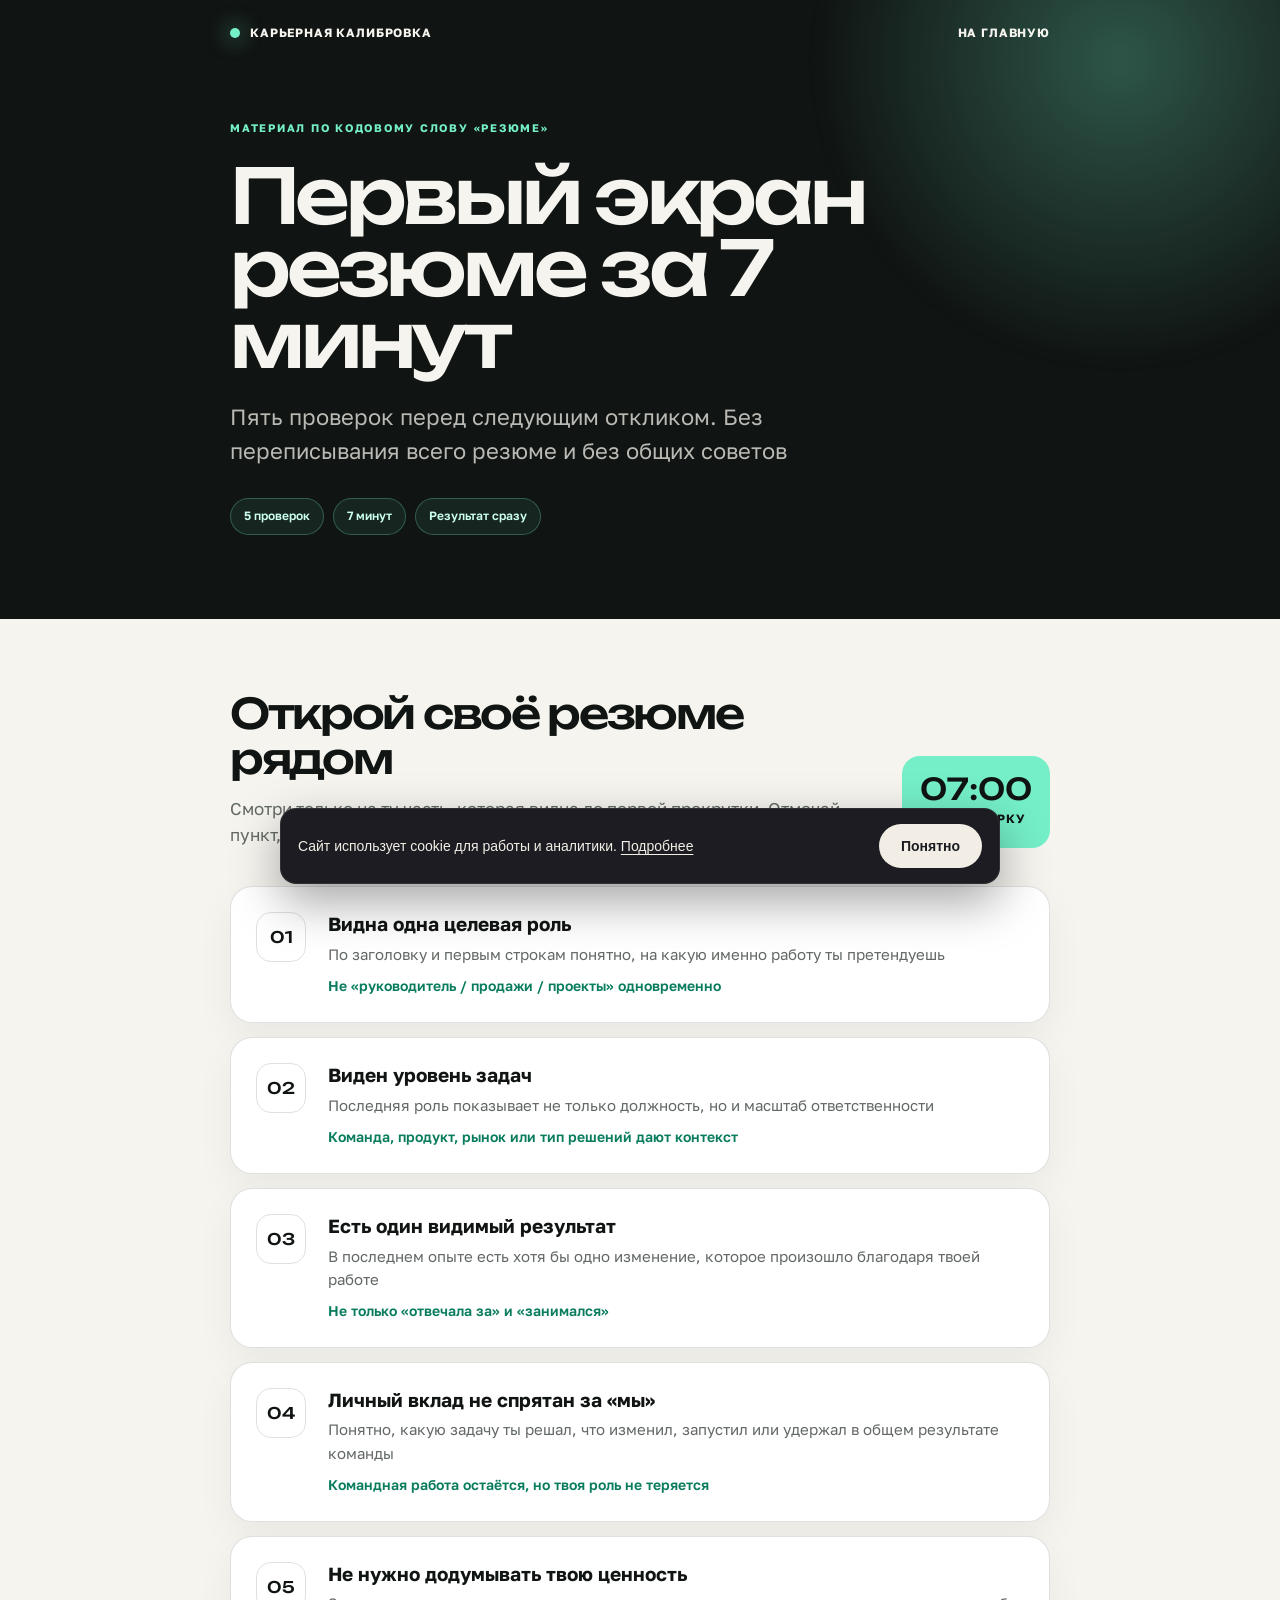
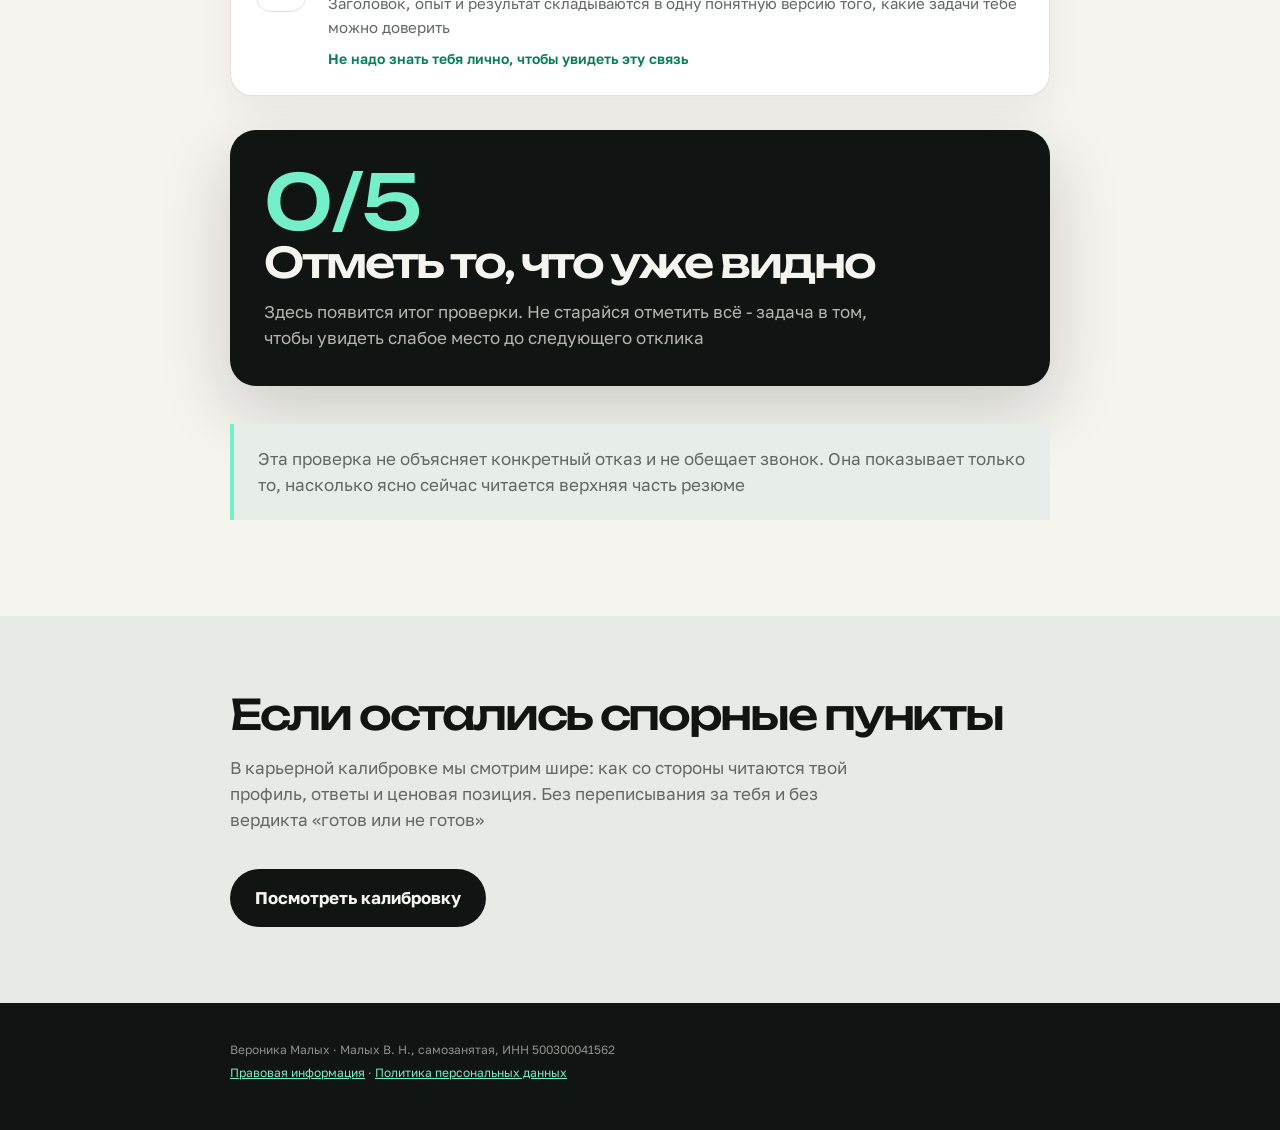
<file: guide-rezyume/index.html>
<!doctype html>
<html lang="ru">
<head>
  <meta charset="utf-8">
  <meta name="viewport" content="width=device-width,initial-scale=1">
  <title>Первый экран резюме - проверка за 7 минут</title>
  <meta name="description" content="Пять проверок, которые покажут, понятны ли из первого экрана ваша роль, уровень и личный вклад">
  <link rel="canonical" href="https://kariernay-kalibrovka.ru/guide-rezyume/">
  <link rel="preconnect" href="https://fonts.googleapis.com">
  <link rel="preconnect" href="https://fonts.gstatic.com" crossorigin>
  <link href="https://fonts.googleapis.com/css2?family=Golos+Text:wght@400;500;600;700&amp;family=Unbounded:wght@400;500;600&amp;display=swap" rel="stylesheet">
  <style>
    :root{--ink:#101412;--paper:#f5f4ef;--card:#fff;--mint:#74efc8;--mint-dark:#087c5d;--muted:#626864;--line:rgba(16,20,18,.13)}
    *{box-sizing:border-box}html{scroll-behavior:smooth}body{margin:0;background:var(--paper);color:var(--ink);font:17px/1.55 "Golos Text",sans-serif}.wrap{width:min(820px,calc(100% - 40px));margin:auto}.display{font-family:"Unbounded",sans-serif;letter-spacing:-.055em}
    .hero{position:relative;overflow:hidden;background:var(--ink);color:var(--paper);padding:24px 0 84px}.hero:after{content:"";position:absolute;width:640px;height:640px;right:-160px;top:-260px;border-radius:50%;background:radial-gradient(circle,rgba(116,239,200,.3),transparent 68%);filter:blur(10px)}nav{position:relative;z-index:1;display:flex;justify-content:space-between;align-items:center;font-size:12px;font-weight:700;letter-spacing:.07em;text-transform:uppercase}nav a{color:inherit;text-decoration:none}.brand{display:flex;align-items:center;gap:10px}.dot{width:10px;height:10px;border-radius:50%;background:var(--mint);box-shadow:0 0 22px var(--mint)}.hero-copy{position:relative;z-index:1;padding-top:76px}.eyebrow{color:var(--mint);font-size:11px;font-weight:700;letter-spacing:.16em;text-transform:uppercase}.hero h1{max-width:780px;margin:24px 0;font-size:clamp(40px,7vw,76px);line-height:.95;font-weight:500}.lead{max-width:650px;color:rgba(245,244,239,.74);font-size:clamp(18px,2.4vw,22px)}.chips{display:flex;gap:9px;flex-wrap:wrap;margin-top:30px}.chip{padding:8px 13px;border:1px solid rgba(116,239,200,.28);border-radius:999px;background:rgba(116,239,200,.08);color:#caffed;font-size:12px;font-weight:600}
    main{padding:72px 0 96px}.start{display:grid;grid-template-columns:1fr auto;gap:30px;align-items:end;margin-bottom:38px}.start h2,.result h2,.next h2{margin:0 0 14px;font-size:clamp(27px,4vw,42px);line-height:1.08;font-weight:500}.start p{margin:0;color:var(--muted)}.timer{min-width:132px;padding:18px;border-radius:18px;background:var(--mint);text-align:center}.timer strong{display:block;font:500 30px/1 "Unbounded",sans-serif}.timer span{font-size:12px;font-weight:700;text-transform:uppercase;letter-spacing:.09em}
    .checks{display:grid;gap:14px}.check{position:relative;display:grid;grid-template-columns:54px 1fr;gap:18px;padding:25px;border:1px solid var(--line);border-radius:22px;background:var(--card);box-shadow:0 14px 38px rgba(16,20,18,.05);cursor:pointer;transition:.2s}.check:hover{transform:translateY(-2px);box-shadow:0 18px 44px rgba(16,20,18,.08)}.check.done{border-color:var(--mint-dark);background:#edfff8}.check input{position:absolute;opacity:0}.mark{display:grid;place-items:center;width:50px;height:50px;border:1px solid var(--line);border-radius:15px;font:500 16px "Unbounded",sans-serif}.done .mark{background:var(--mint);border-color:var(--mint)}.done .mark:after{content:"✓"}.done .mark span{display:none}.check strong{display:block;margin-bottom:7px;font-size:19px;line-height:1.25}.check p{margin:0;color:var(--muted);font-size:15px}.example{display:block;margin-top:9px;color:var(--mint-dark);font-size:14px;font-weight:600}
    .result{margin-top:34px;padding:34px;border-radius:26px;background:var(--ink);color:var(--paper);box-shadow:0 25px 70px rgba(16,20,18,.18)}.score{color:var(--mint);font:500 clamp(48px,8vw,76px)/1 "Unbounded",sans-serif}.result p{max-width:650px;margin:14px 0 0;color:rgba(245,244,239,.72)}
    .boundary{margin:38px 0 0;padding:22px 24px;border-left:4px solid var(--mint);background:#e7eee9;color:var(--muted)}.next{padding:76px 0;background:#e7ebe7}.next p{max-width:650px;color:var(--muted)}.btn{display:inline-flex;margin-top:18px;padding:16px 25px;border-radius:999px;background:var(--ink);color:var(--paper);font-weight:700;text-decoration:none}.btn:hover{background:#23302b}footer{padding:34px 0 44px;background:var(--ink);color:rgba(245,244,239,.55);font-size:12px}footer p{margin:4px 0}footer a{color:var(--mint)}
    @media(max-width:620px){.wrap{width:min(100% - 28px,820px)}.hero{padding-bottom:62px}.hero-copy{padding-top:56px}.start{grid-template-columns:1fr}.timer{justify-self:start}.check{grid-template-columns:44px 1fr;padding:20px;gap:14px}.mark{width:42px;height:42px}.result{padding:26px}.back{display:none}}
    @media(prefers-reduced-motion:reduce){*{scroll-behavior:auto!important;transition:none!important}}
  </style>
</head>
<body>
  <header class="hero">
    <div class="wrap">
      <nav><a class="brand" href="/"><span class="dot"></span>Карьерная калибровка</a><a class="back" href="/">На главную</a></nav>
      <div class="hero-copy">
        <div class="eyebrow">Материал по кодовому слову «РЕЗЮМЕ»</div>
        <h1 class="display">Первый экран резюме за 7 минут</h1>
        <p class="lead">Пять проверок перед следующим откликом. Без переписывания всего резюме и без общих советов</p>
        <div class="chips"><span class="chip">5 проверок</span><span class="chip">7 минут</span><span class="chip">Результат сразу</span></div>
      </div>
    </div>
  </header>

  <main><div class="wrap">
    <section class="start">
      <div><h2 class="display">Открой своё резюме рядом</h2><p>Смотри только на ту часть, которая видна до первой прокрутки. Отмечай пункт, если ответ ясно виден в тексте</p></div>
      <div class="timer"><strong>07:00</strong><span>на проверку</span></div>
    </section>

    <section class="checks" aria-label="Проверки резюме">
      <label class="check"><input type="checkbox"><span class="mark"><span>01</span></span><span><strong>Видна одна целевая роль</strong><p>По заголовку и первым строкам понятно, на какую именно работу ты претендуешь</p><span class="example">Не «руководитель / продажи / проекты» одновременно</span></span></label>
      <label class="check"><input type="checkbox"><span class="mark"><span>02</span></span><span><strong>Виден уровень задач</strong><p>Последняя роль показывает не только должность, но и масштаб ответственности</p><span class="example">Команда, продукт, рынок или тип решений дают контекст</span></span></label>
      <label class="check"><input type="checkbox"><span class="mark"><span>03</span></span><span><strong>Есть один видимый результат</strong><p>В последнем опыте есть хотя бы одно изменение, которое произошло благодаря твоей работе</p><span class="example">Не только «отвечала за» и «занимался»</span></span></label>
      <label class="check"><input type="checkbox"><span class="mark"><span>04</span></span><span><strong>Личный вклад не спрятан за «мы»</strong><p>Понятно, какую задачу ты решал, что изменил, запустил или удержал в общем результате команды</p><span class="example">Командная работа остаётся, но твоя роль не теряется</span></span></label>
      <label class="check"><input type="checkbox"><span class="mark"><span>05</span></span><span><strong>Не нужно додумывать твою ценность</strong><p>Заголовок, опыт и результат складываются в одну понятную версию того, какие задачи тебе можно доверить</p><span class="example">Не надо знать тебя лично, чтобы увидеть эту связь</span></span></label>
    </section>

    <section class="result" aria-live="polite"><div class="score"><span id="score">0</span>/5</div><h2 class="display" id="result-title">Отметь то, что уже видно</h2><p id="result-copy">Здесь появится итог проверки. Не старайся отметить всё - задача в том, чтобы увидеть слабое место до следующего отклика</p></section>
    <p class="boundary">Эта проверка не объясняет конкретный отказ и не обещает звонок. Она показывает только то, насколько ясно сейчас читается верхняя часть резюме</p>
  </div></main>

  <section class="next"><div class="wrap"><h2 class="display">Если остались спорные пункты</h2><p>В карьерной калибровке мы смотрим шире: как со стороны читаются твой профиль, ответы и ценовая позиция. Без переписывания за тебя и без вердикта «готов или не готов»</p><a class="btn" href="https://t.me/Kalibrov_ka_bot?start=site_resume_guide">Посмотреть калибровку</a></div></section>
  <footer><div class="wrap"><p>Вероника Малых · Малых В. Н., самозанятая, ИНН 500300041562</p><p><a href="/legal.html">Правовая информация</a> · <a href="/policy">Политика персональных данных</a></p></div></footer>
  <script>
    const checks=[...document.querySelectorAll('.check input')],score=document.getElementById('score'),title=document.getElementById('result-title'),copy=document.getElementById('result-copy');
    const results=[
      ['Сейчас первый экран приходится собирать за тебя','Начни с любого неотмеченного пункта, который можно доказать одной строкой. После этого проверь, не противоречат ли друг другу роль и видимый результат'],
      ['Рекрутеру остаётся многое додумать','Не переписывай всё сразу. Выбери два неотмеченных пункта, которые проще всего доказать одной строкой'],
      ['Каркас уже виден, но есть зоны неясности','Посмотри на два неотмеченных пункта. Именно там сильный опыт может читаться слабее, чем он есть'],
      ['Первый экран в целом читается ясно','Остался один спорный сигнал. Его стоит уточнить до следующего отклика, не трогая остальные четыре'],
      ['Первый экран читается цельно','Роль, уровень, масштаб и личный вклад не противоречат друг другу. Теперь проверь так же следующий отклик']
    ];
    function update(){let n=checks.filter(x=>x.checked).length;checks.forEach(x=>x.closest('.check').classList.toggle('done',x.checked));score.textContent=n;if(!n){title.textContent='Отметь то, что уже видно';copy.textContent='Здесь появится итог проверки. Не старайся отметить всё - задача в том, чтобы увидеть слабое место до следующего отклика';return}title.textContent=results[n-1][0];copy.textContent=results[n-1][1]}
    checks.forEach(x=>x.addEventListener('change',update));
  </script>
<script src="/cookie-banner.js" defer></script>
</body>
</html>
</file>
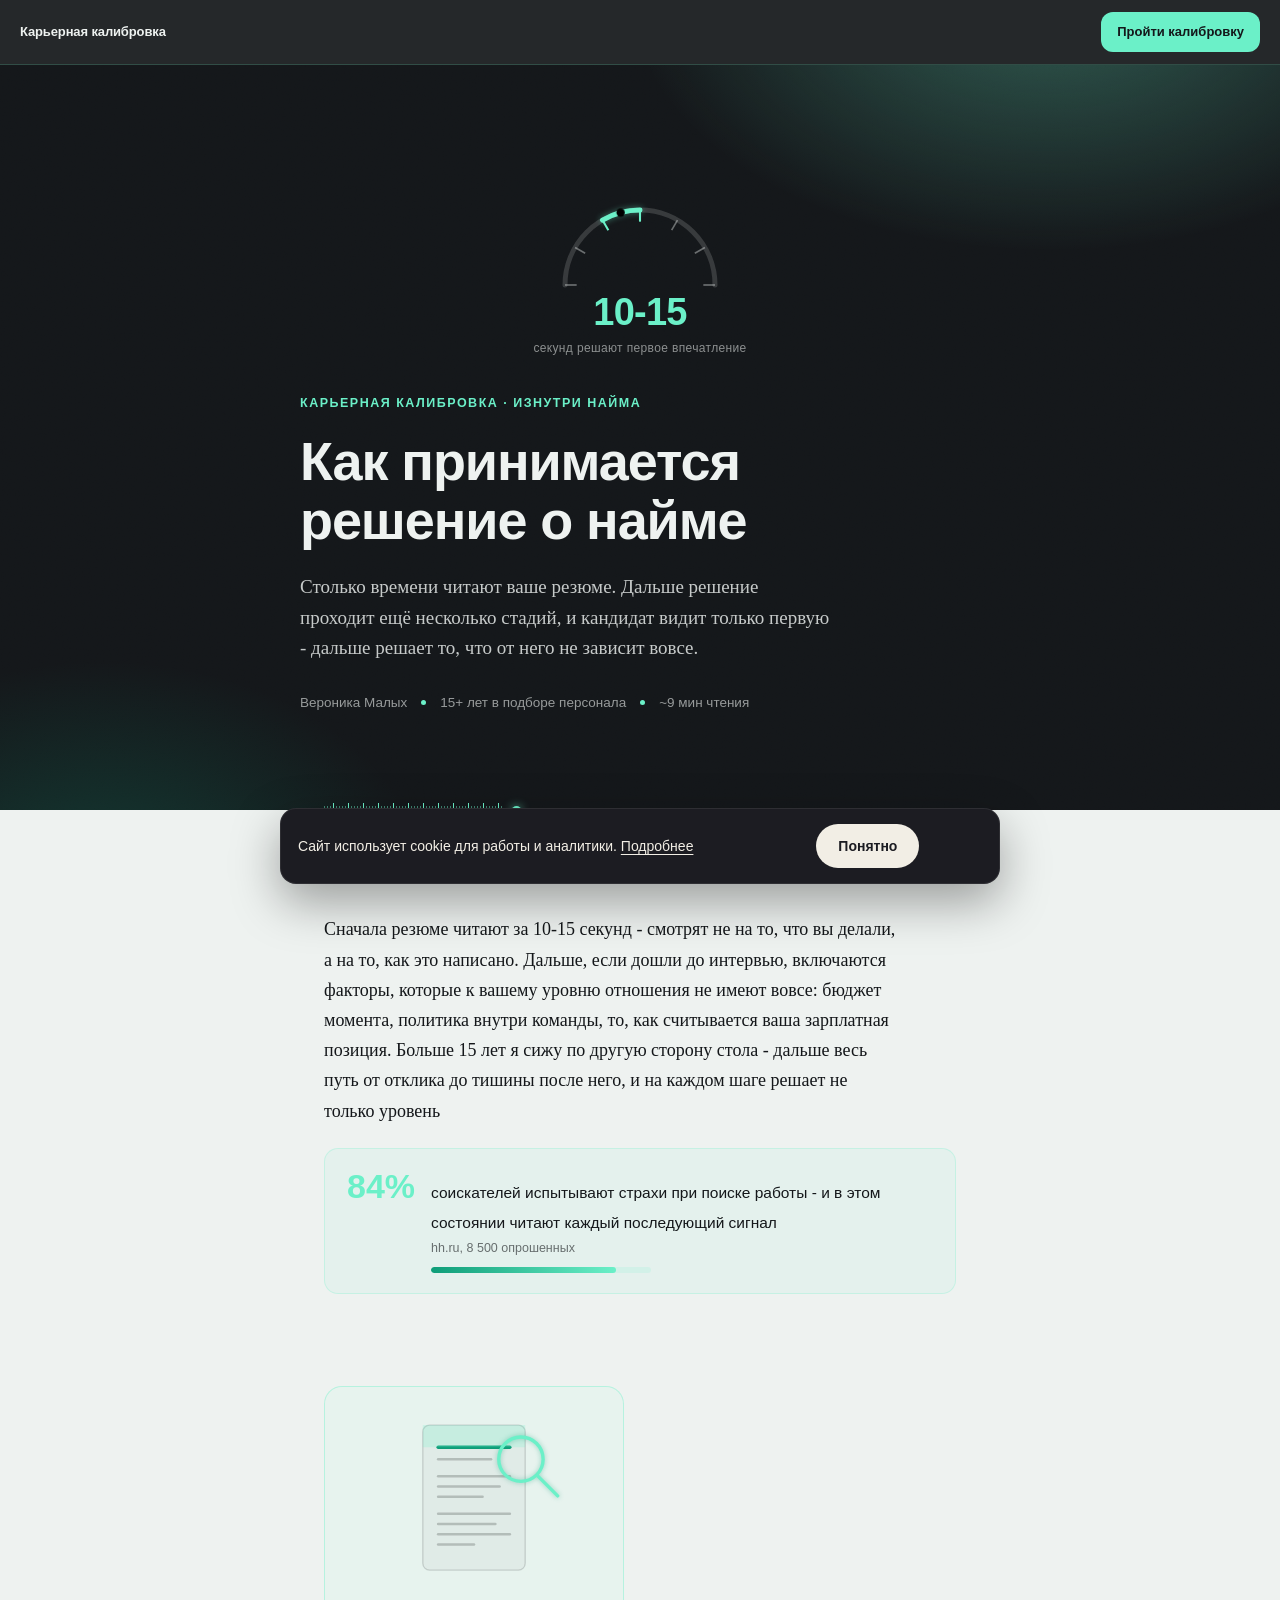
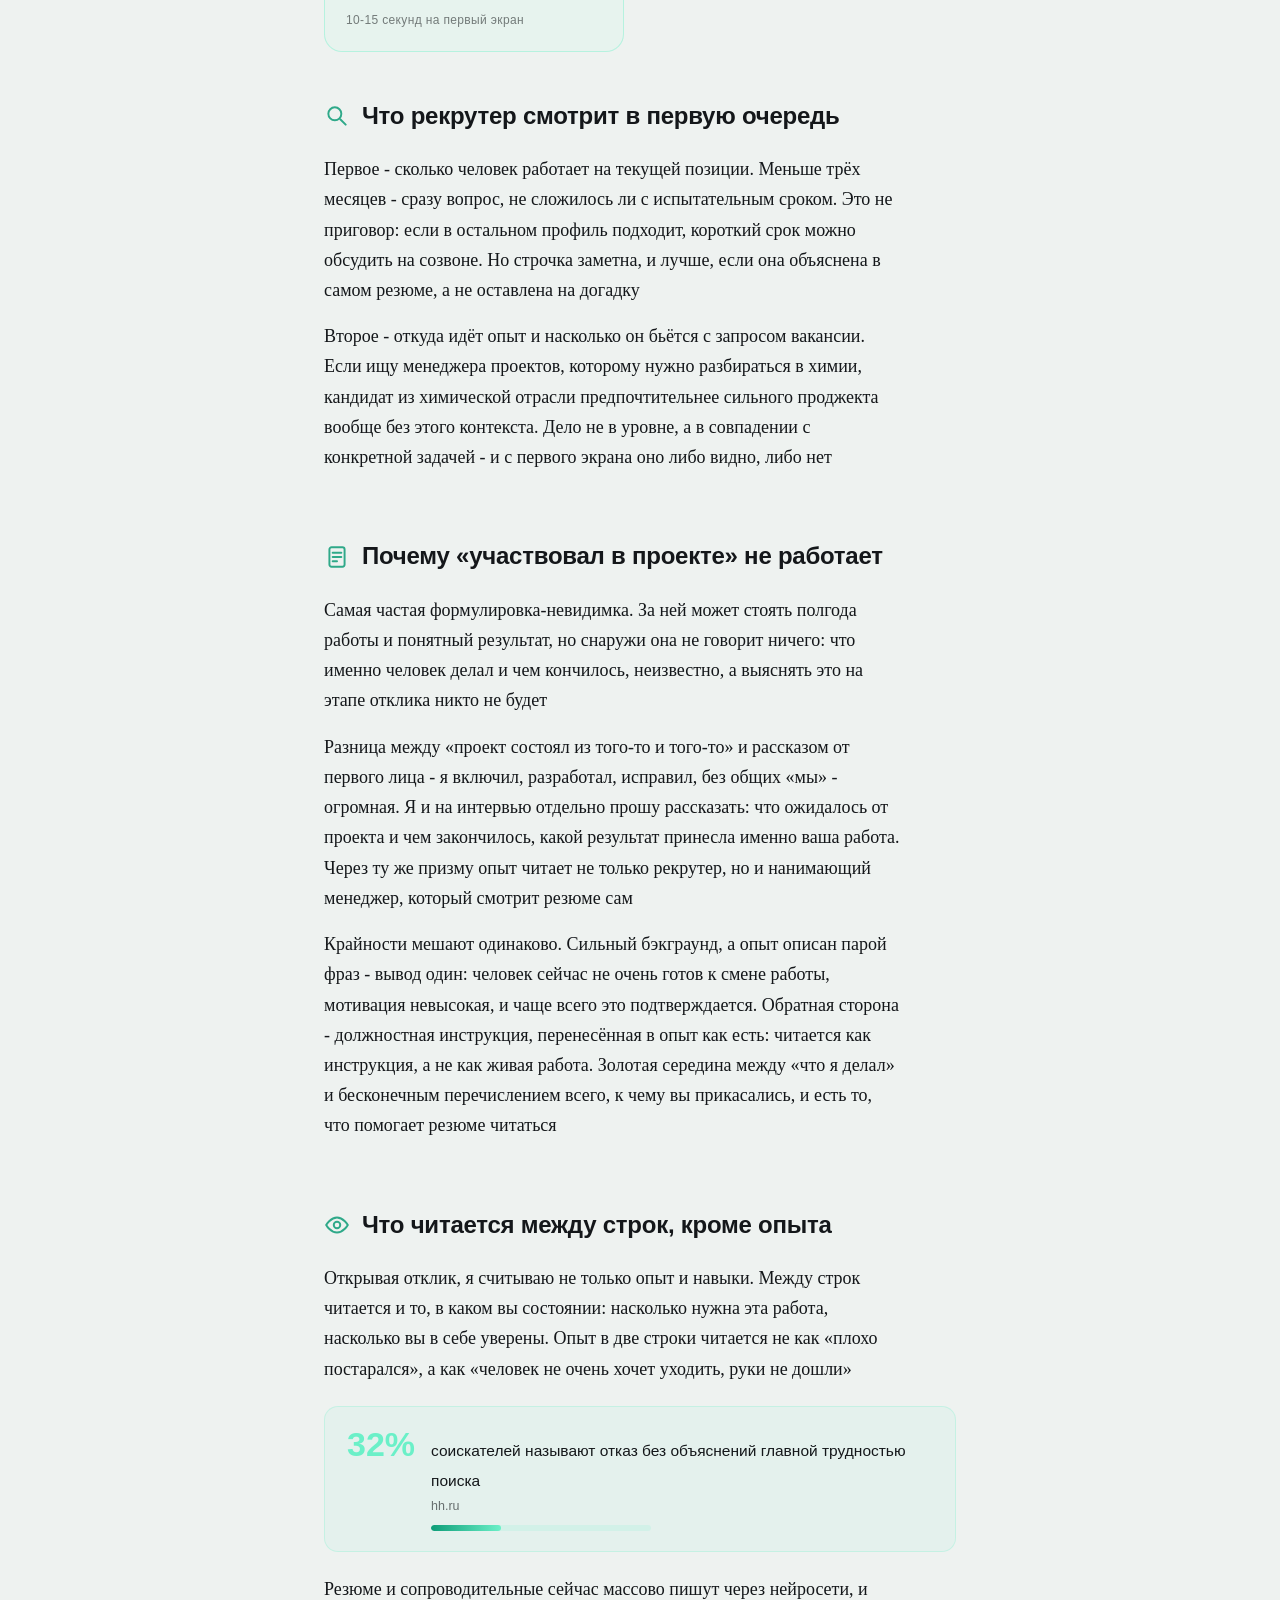
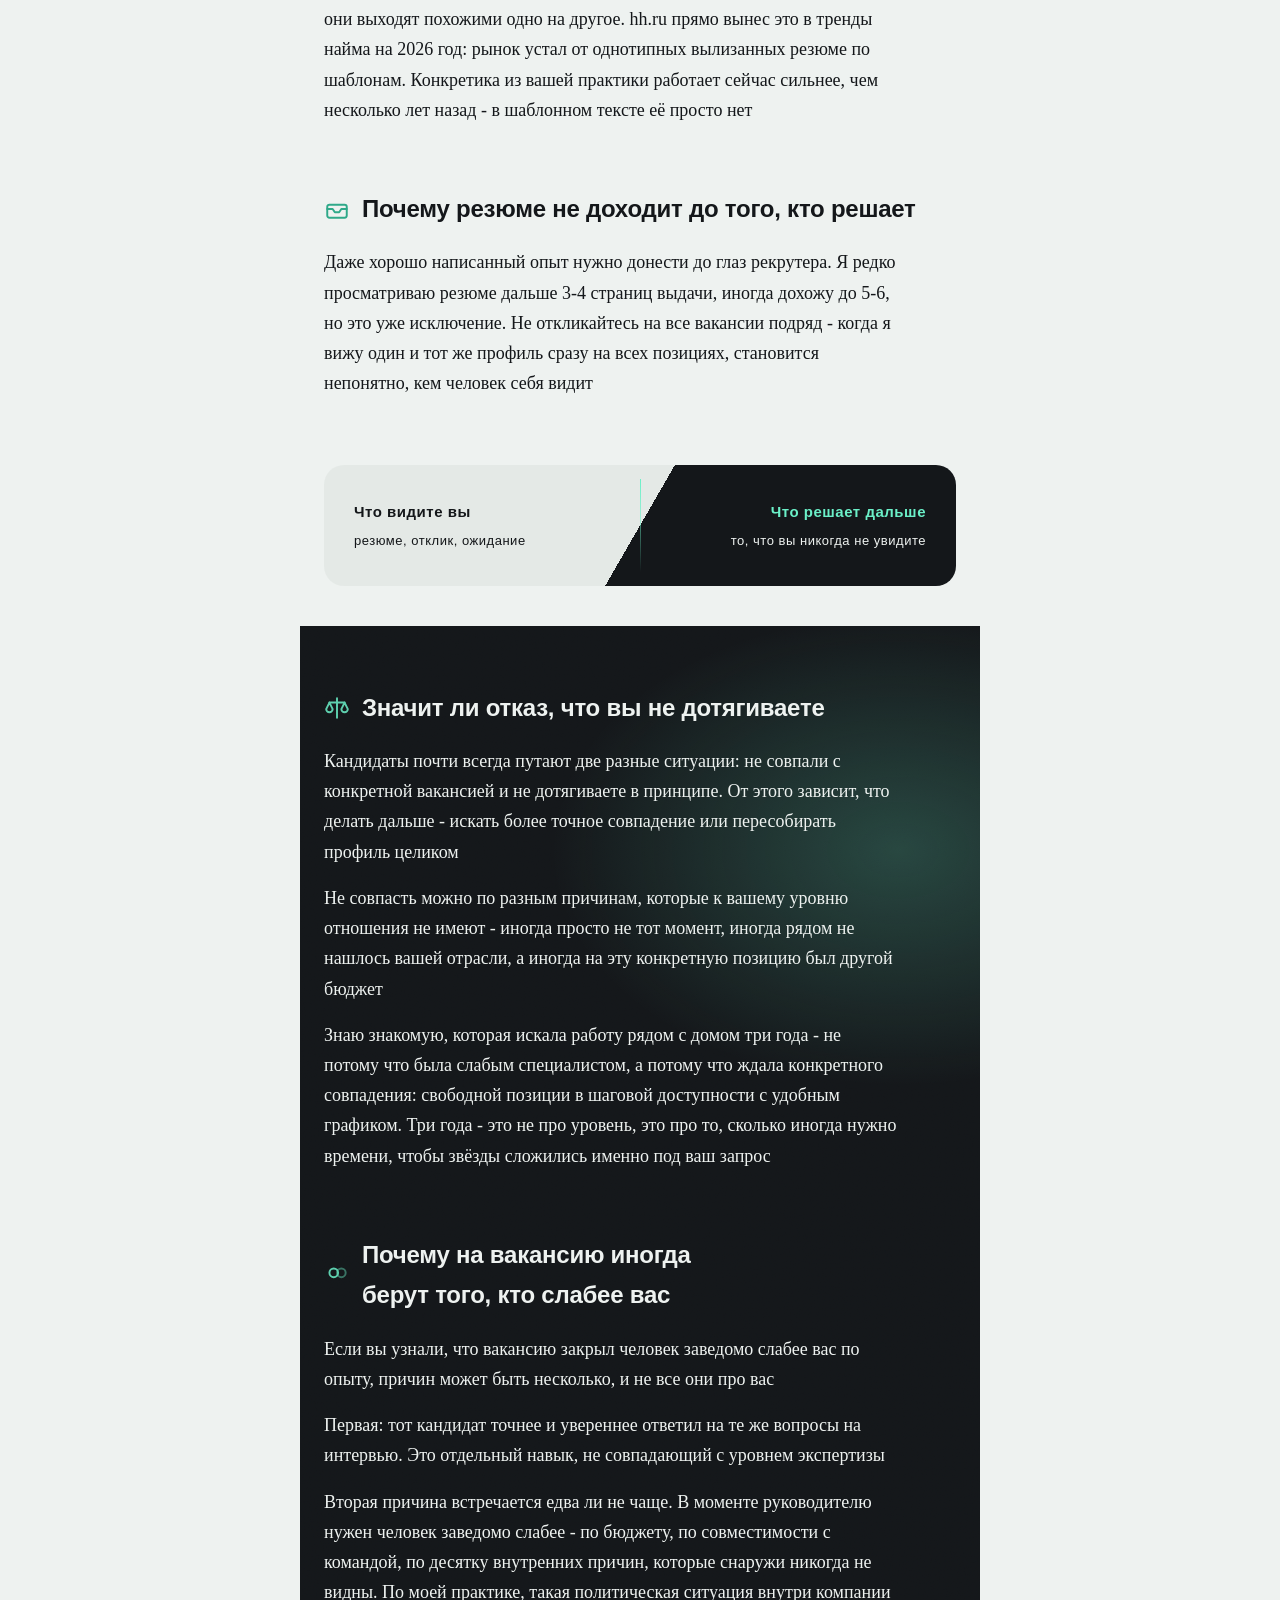
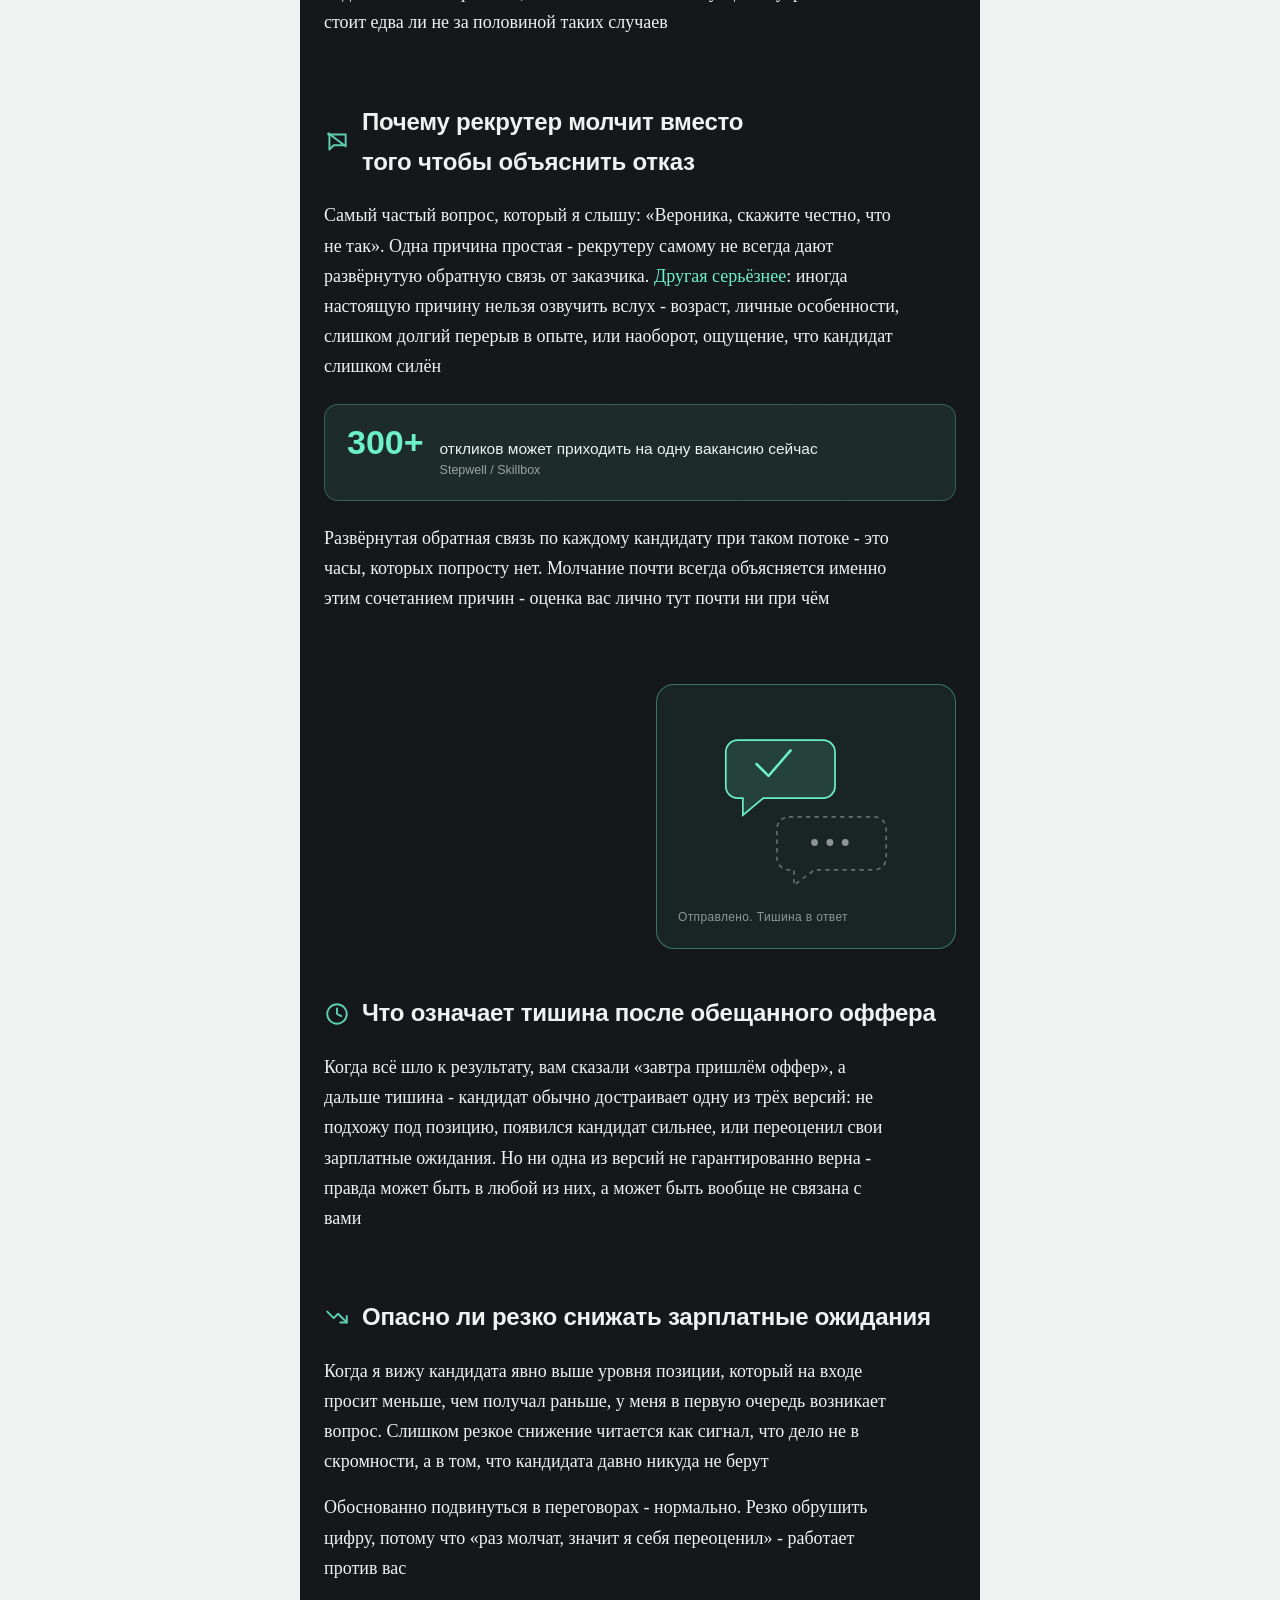
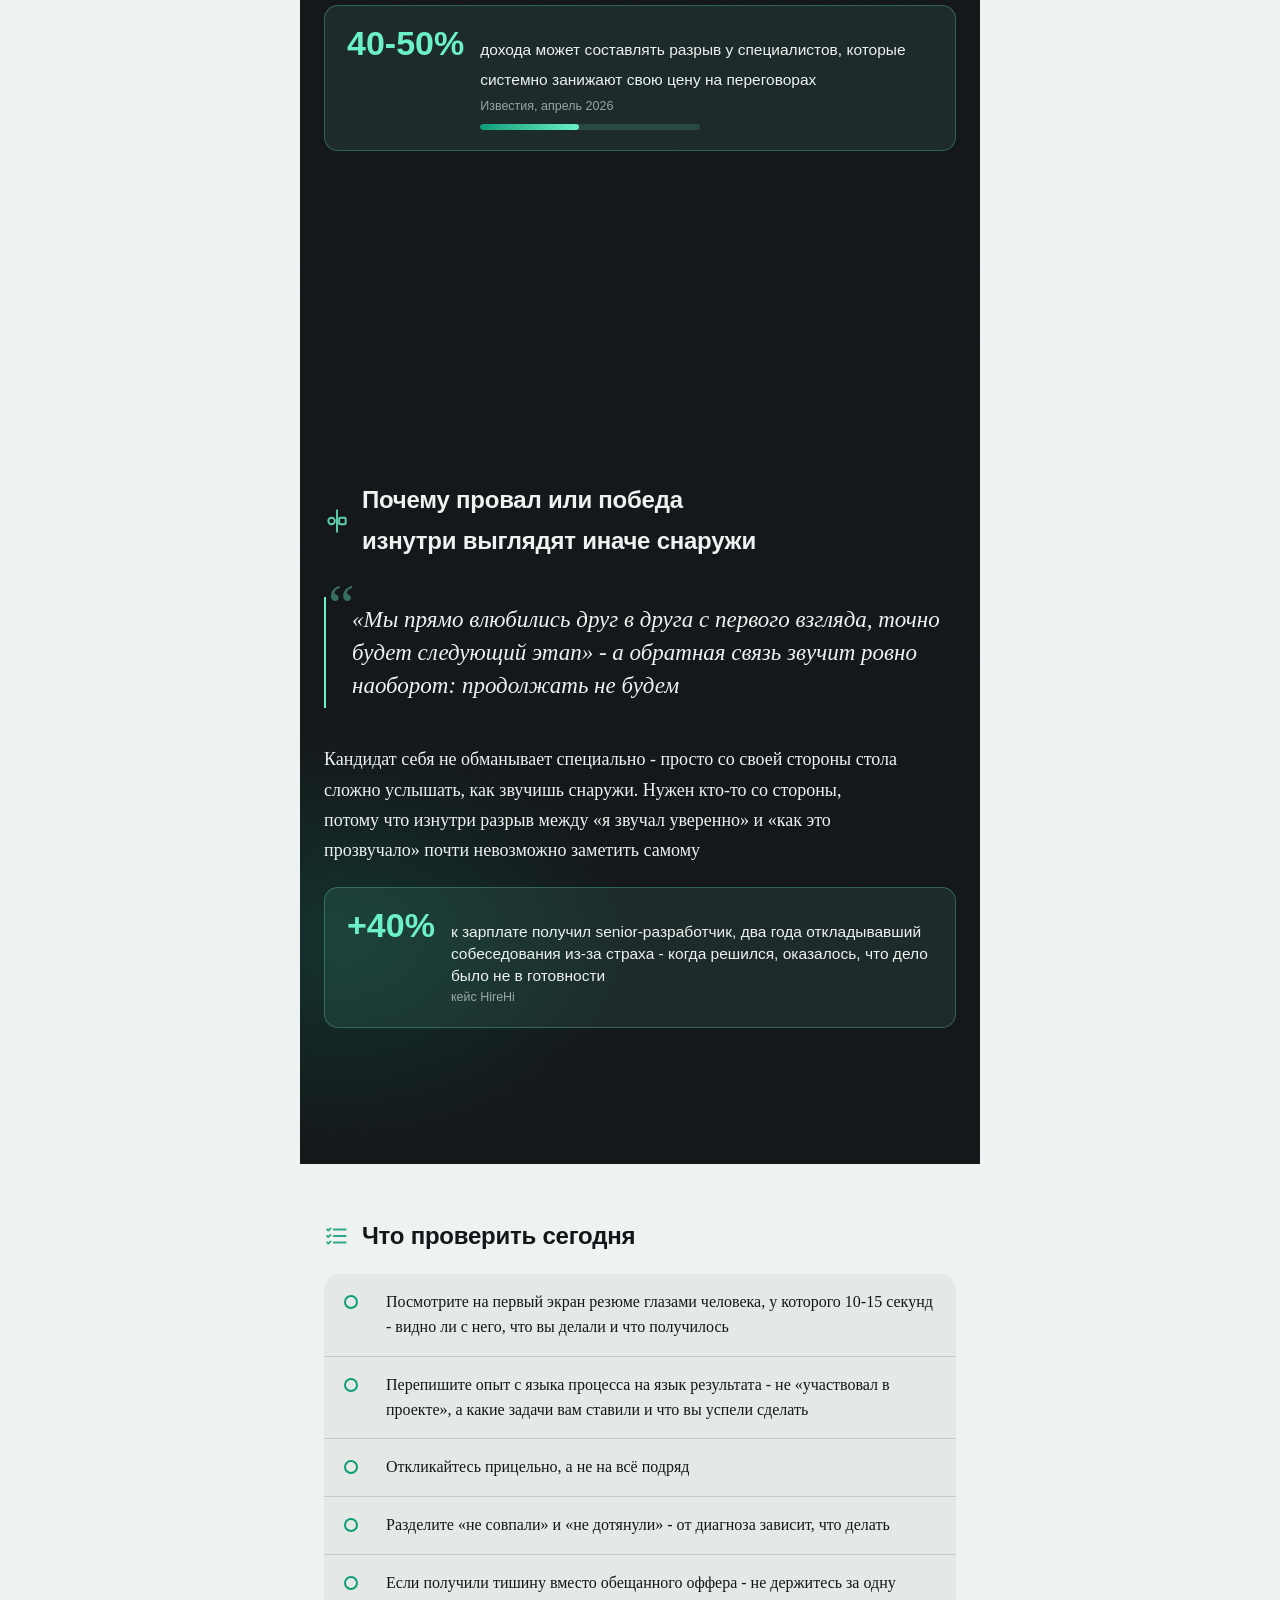
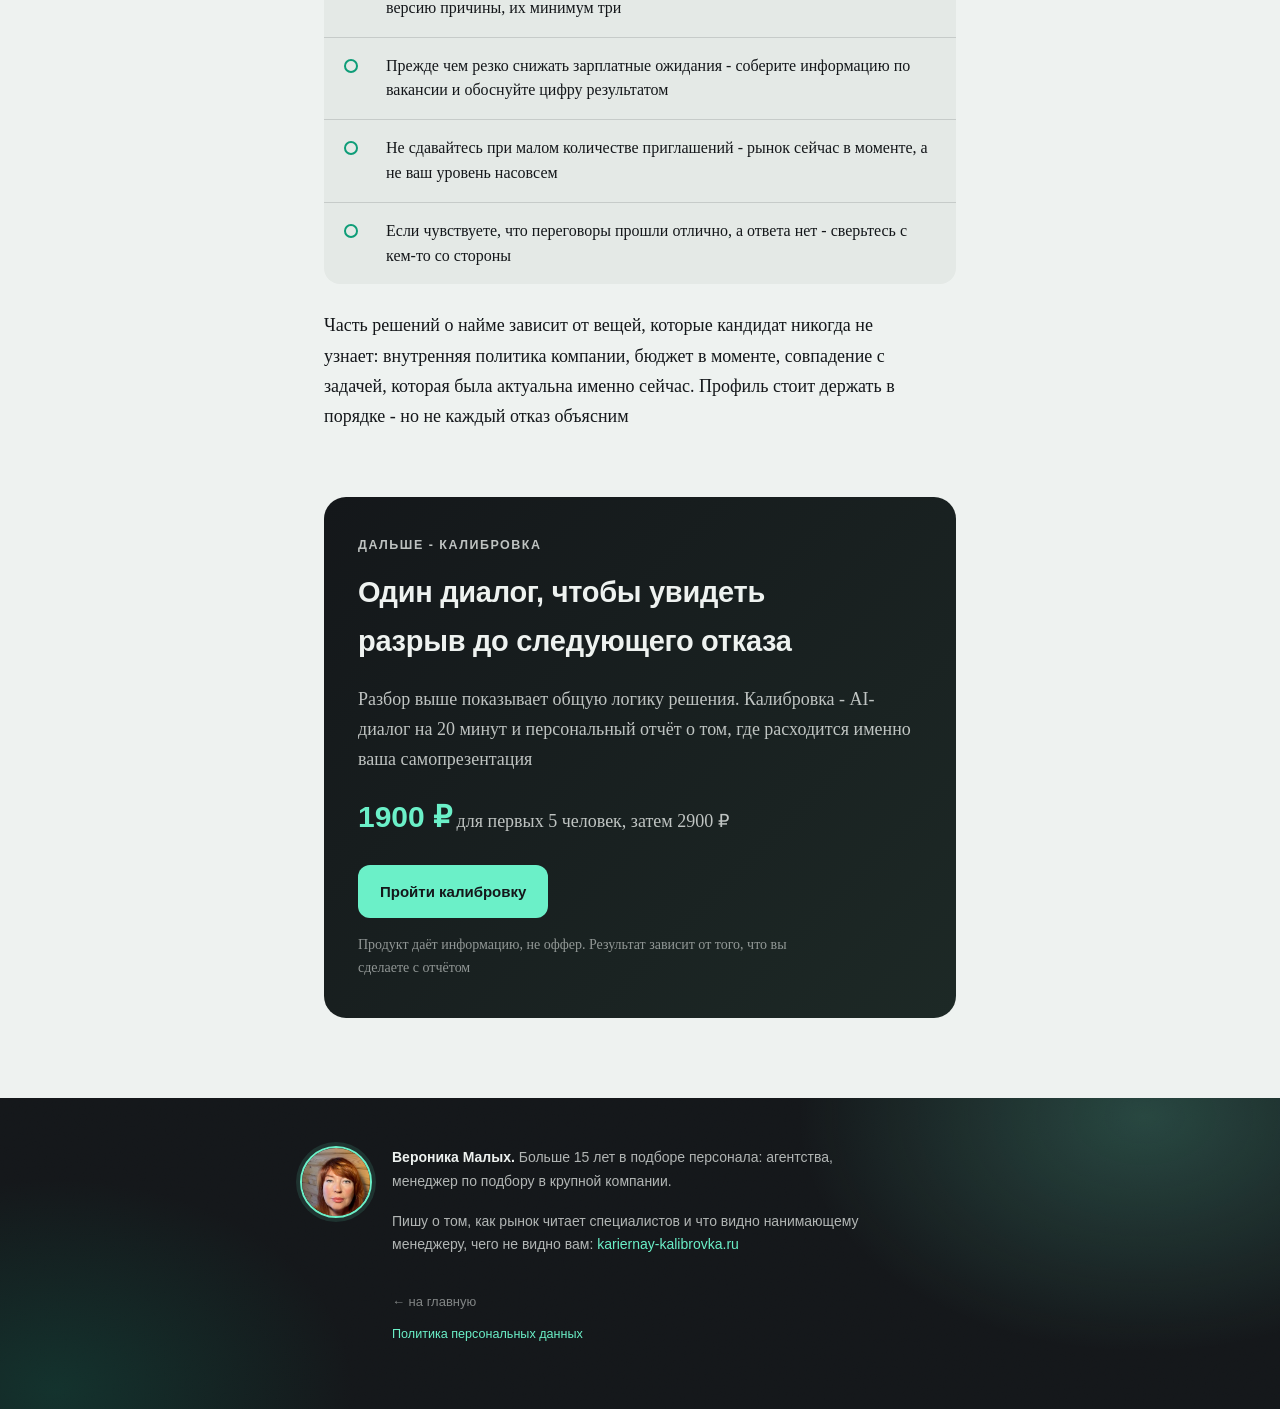
<file: article-1-kak-prinimaetsya-reshenie.html>
<!DOCTYPE html>
<html lang="ru">
<head>
<meta charset="utf-8">
<meta name="viewport" content="width=device-width, initial-scale=1">
<title>Как принимается решение о найме - Карьерная калибровка</title>
<meta name="description" content="15+ лет в подборе персонала изнутри: что рекрутер видит за 10-15 секунд на резюме - и что решает уже после, вне контроля кандидата.">
<meta property="og:title" content="Как принимается решение о найме">
<meta property="og:description" content="Взгляд нанимающего менеджера: резюме, тишина после отказа, зарплатные переговоры - что решает на самом деле.">
<meta property="og:type" content="article">
<link rel="canonical" href="https://kariernay-kalibrovka.ru/article-1-kak-prinimaetsya-reshenie.html">
<script type="application/ld+json">
{
  "@context": "https://schema.org",
  "@type": "Article",
  "headline": "Как принимается решение о найме",
  "description": "15+ лет в подборе персонала изнутри: что рекрутер видит за 10-15 секунд на резюме - и что решает уже после, вне контроля кандидата.",
  "inLanguage": "ru",
  "datePublished": "2026-08-07",
  "dateModified": "2026-08-07",
  "author": {
    "@type": "Person",
    "name": "Вероника Малых",
    "jobTitle": "Карьерный консультант"
  },
  "publisher": {
    "@type": "Person",
    "name": "Вероника Малых"
  },
  "mainEntityOfPage": {
    "@type": "WebPage",
    "@id": "https://kariernay-kalibrovka.ru/article-1-kak-prinimaetsya-reshenie.html"
  }
}
</script>
<style>
:root{
  --mint:#6BF0C8;
  --teal:#0E9D78;
  --ink:#14171A;
  --ink-soft:#1D2126;
  --paper:#EEF2F0;
  --paper-soft:#E4E9E6;
  --clay:#E4574C;
  --line:rgba(20,23,26,0.14);
  --line-on-dark:rgba(238,242,240,0.16);
}
*{margin:0;padding:0;box-sizing:border-box}
html{scroll-behavior:smooth}
body{
  background:var(--paper);
  color:var(--ink);
  font-family:Charter,"Iowan Old Style",Georgia,"Times New Roman",serif;
  font-size:18px;
  line-height:1.68;
  -webkit-font-smoothing:antialiased;
  overflow-x:hidden;
}
.display{
  font-family:"Helvetica Neue",Helvetica,Arial,sans-serif;
  font-weight:800;
  letter-spacing:-0.02em;
}
.eyebrow{
  font-family:"Helvetica Neue",Helvetica,Arial,sans-serif;
  font-weight:700;
  font-size:12.5px;
  letter-spacing:.12em;
  text-transform:uppercase;
}

.hero{
  position:relative;
  padding:120px 24px 96px;
  background:var(--ink);
  color:var(--paper);
  overflow:hidden;
}
.hero::before{
  content:"";
  position:absolute; inset:0;
  background:
    radial-gradient(680px 420px at 82% -10%, rgba(107,240,200,0.32), transparent 62%),
    radial-gradient(520px 360px at 8% 110%, rgba(14,157,120,0.26), transparent 62%);
  pointer-events:none;
  animation:glowDrift 14s ease-in-out infinite;
}
.dark-ground::before, footer::before{
  content:"";
  position:absolute; inset:0;
  background:
    radial-gradient(560px 380px at 88% 6%, rgba(107,240,200,0.22), transparent 62%),
    radial-gradient(480px 340px at 6% 94%, rgba(14,157,120,0.20), transparent 62%);
  pointer-events:none;
  z-index:0;
  animation:glowDrift 14s ease-in-out infinite reverse;
}
@keyframes glowDrift{
  0%,100%{ opacity:1; transform:translateY(0); }
  50%{ opacity:.72; transform:translateY(14px); }
}
@media (prefers-reduced-motion:reduce){
  .hero::before, .dark-ground::before, footer::before{ animation:none !important; }
}
.hero-inner{ max-width:680px; margin:0 auto; position:relative; z-index:1; }
.hero .eyebrow{ color:var(--mint); margin-bottom:18px; opacity:0; animation:rise .7s .1s ease forwards; }
.hero h1{
  font-size:clamp(34px,5.4vw,54px);
  line-height:1.1;
  margin-bottom:22px;
  text-wrap:balance;
  opacity:0; animation:rise .8s .22s ease forwards;
}
.hero .lead{
  font-size:19px;
  line-height:1.6;
  color:rgba(238,242,240,0.82);
  max-width:56ch;
  margin-bottom:28px;
  opacity:0; animation:rise .8s .36s ease forwards;
}
.hero .meta{
  display:flex; gap:14px; align-items:center;
  font-family:"Helvetica Neue",Helvetica,Arial,sans-serif;
  font-size:13.5px; color:rgba(238,242,240,0.6);
  opacity:0; animation:rise .8s .48s ease forwards;
}
.hero .meta .dot{ width:5px; height:5px; border-radius:50%; background:var(--mint); }
@keyframes rise{ from{opacity:0; transform:translateY(16px)} to{opacity:1; transform:translateY(0)} }

/* grain texture - dark grounds */
.grain{ position:relative; }
.grain::after{
  content:"";
  position:absolute; inset:0;
  background-image:url("data:image/svg+xml;utf8,<svg xmlns='http://www.w3.org/2000/svg'><filter id='n'><feTurbulence type='fractalNoise' baseFrequency='0.85' numOctaves='2' stitchTiles='stitch'/></filter><rect width='100%25' height='100%25' filter='url(%23n)'/></svg>");
  opacity:.045;
  mix-blend-mode:overlay;
  pointer-events:none;
}

/* gauge - hero instrument, 10-15 sec */
.gauge-wrap{
  display:flex; flex-direction:column; align-items:center;
  margin:0 0 34px;
  opacity:0; animation:rise .9s .05s ease forwards;
}
.gauge{ width:200px; height:auto; overflow:visible; }
.gauge-track{ fill:none; stroke:rgba(238,242,240,0.16); stroke-width:6; stroke-linecap:round; }
.tick{ stroke:rgba(238,242,240,0.4); stroke-width:2; }
.tick-hi{ stroke:var(--mint); stroke-width:2.5; }
.gauge-fill{
  fill:none; stroke:var(--mint); stroke-width:6; stroke-linecap:round;
  stroke-dasharray:50; stroke-dashoffset:50;
  animation:gaugeDraw 1.1s .7s cubic-bezier(.4,0,.2,1) forwards;
  filter:drop-shadow(0 0 4px rgba(107,240,200,0.45));
}
.gauge-dot{ opacity:0; transform-box:fill-box; transform-origin:center; animation:gaugeDot .5s 1.75s ease forwards; }
@keyframes gaugeDraw{ to{ stroke-dashoffset:0; } }
@keyframes gaugeDot{ from{ opacity:0; transform:scale(.3); } to{ opacity:1; transform:scale(1); } }
.gauge-label{ text-align:center; margin-top:-8px; }
.gauge-num{ display:block; font-size:38px; color:var(--mint); line-height:1; }
.gauge-sub{ display:block; font-family:"Helvetica Neue",Helvetica,Arial,sans-serif; font-size:12px; color:rgba(238,242,240,0.55); margin-top:7px; letter-spacing:.03em; }

/* calibration line inline (once, under hero) */
.scale{
  max-width:680px; margin:0 auto; padding:0 24px;
  display:flex; align-items:center; gap:2px;
  height:34px;
  transform:translateY(-17px);
  position:relative; z-index:2;
}
.scale i{ display:block; width:1px; height:9px; background:rgba(107,240,200,0.5); }
.scale i:nth-child(5n){ height:15px; background:var(--mint); }
.scale span.pt{
  width:9px; height:9px; border-radius:50%; background:var(--mint);
  box-shadow:0 0 10px rgba(107,240,200,0.7);
  margin-left:8px;
}

main{ max-width:680px; margin:0 auto; padding:64px 24px 0; }
.reveal{ opacity:0; transform:translateY(22px); transition:opacity .7s ease, transform .7s ease; }
.reveal.in{ opacity:1; transform:translateY(0); }

section.block{ padding:6px 0 58px; }
h2{
  font-family:"Helvetica Neue",Helvetica,Arial,sans-serif;
  font-weight:700;
  font-size:24px;
  letter-spacing:-0.01em;
  margin:0 0 18px;
  text-wrap:balance;
}
p{ margin-bottom:16px; max-width:64ch; }
p:last-child{ margin-bottom:0; }

/* pivot divider - split inside/outside motif */
.pivot{
  margin:8px 0 40px;
  border-radius:20px;
  padding:34px 30px;
  background:linear-gradient(120deg, var(--paper-soft) 0 50%, var(--ink) 50% 100%);
  display:grid; grid-template-columns:1fr 1fr; gap:24px;
  position:relative;
}
.pivot::after{
  content:"";
  position:absolute; left:50%; top:14px; bottom:14px; width:1px;
  background:linear-gradient(var(--mint), transparent);
}
.pivot .side{ font-family:"Helvetica Neue",Helvetica,Arial,sans-serif; font-size:13px; letter-spacing:.04em; }
.pivot .side b{ display:block; font-weight:800; font-size:15px; margin-bottom:6px; }
.pivot .side.out{ color:var(--ink); }
.pivot .side.in{ color:var(--paper); text-align:right; }
.pivot .side.in b{ color:var(--mint); }
@media (max-width:560px){ .pivot{grid-template-columns:1fr; background:linear-gradient(180deg, var(--paper-soft) 0 50%, var(--ink) 50% 100%);} .pivot::after{ left:14px; right:14px; top:50%; bottom:auto; height:1px; width:auto;} .pivot .side.in{text-align:left} }

/* dark ground block (hidden/inside half) */
.dark-ground{
  background:var(--ink); color:var(--paper);
  margin:0 -24px; padding:56px 24px;
  border-radius:0;
  position:relative;
}
.dark-ground > section{ position:relative; z-index:1; }
.dark-ground h2{ color:var(--paper); }
.dark-ground .stopper{ color:var(--mint); }

/* stat card - digit anchor */
.stat{
  display:flex; align-items:baseline; gap:16px;
  padding:20px 22px; margin:22px 0;
  border-radius:14px;
  background:rgba(107,240,200,0.07);
  border:1px solid rgba(107,240,200,0.25);
}
.dark-ground .stat{ background:rgba(107,240,200,0.09); border-color:rgba(107,240,200,0.28); }
.stat .num{
  font-family:"Helvetica Neue",Helvetica,Arial,sans-serif;
  font-weight:800; font-size:34px; color:var(--mint);
  line-height:1; white-space:nowrap;
}
.stat .txt{ font-size:15.5px; line-height:1.4; font-family:"Helvetica Neue",Helvetica,Arial,sans-serif; }
.stat .txt .src{ display:block; opacity:.6; font-size:12.5px; margin-top:3px; }

blockquote{
  border-left:2px solid var(--mint);
  padding:6px 0 6px 26px;
  font-style:italic;
  font-size:23px;
  line-height:1.44;
  margin:36px 0;
  color:inherit;
  position:relative;
}
blockquote::before{
  content:"\201C";
  position:absolute; left:2px; top:-22px;
  font-family:Charter,Georgia,serif;
  font-style:normal;
  font-size:60px;
  line-height:1;
  color:var(--mint);
  opacity:.4;
}

/* checklist - calibration scale styled */
.checklist{
  list-style:none;
  margin:8px 0 0;
  padding:0;
  border-radius:16px;
  background:var(--paper-soft);
  overflow:hidden;
}
.checklist li{
  display:grid; grid-template-columns:28px 1fr; gap:14px;
  padding:16px 20px;
  font-size:16px; line-height:1.55;
  border-top:1px solid var(--line);
  transition:background .2s ease;
}
.checklist li:first-child{ border-top:none; }
.checklist li:hover{ background:rgba(107,240,200,0.12); }
.checklist li::before{
  content:"";
  width:10px; height:10px; border-radius:50%;
  border:2px solid var(--teal);
  margin-top:5px;
  transition:background .2s ease, border-color .2s ease;
}
.checklist li:hover::before{ background:var(--mint); border-color:var(--mint); }

.sticky-cta{
  position:sticky; top:0; z-index:20;
  display:flex; align-items:center; justify-content:space-between; gap:12px;
  padding:12px 20px;
  background:rgba(20,23,26,0.92); backdrop-filter:blur(10px);
  border-bottom:1px solid rgba(107,240,200,0.18);
}
.sticky-cta-brand{ font-family:"Helvetica Neue",Helvetica,Arial,sans-serif; font-weight:700; font-size:13px; color:var(--paper); letter-spacing:-.01em; }
.sticky-cta .button{ padding:9px 16px; font-size:13px; }
@media (max-width:480px){ .sticky-cta-brand{ display:none; } .sticky-cta{ justify-content:flex-end; } }

.button{
  display:inline-flex; align-items:center; gap:10px;
  font-family:"Helvetica Neue",Helvetica,Arial,sans-serif; font-weight:750; font-size:15px;
  padding:14px 22px; border-radius:12px;
  background:var(--mint); color:var(--ink); text-decoration:none; white-space:nowrap;
  transition:background .2s ease;
}
.button:hover{ background:#8ff5d6; }
.cta{ background:linear-gradient(135deg,var(--ink),#1d2926); color:var(--paper); border-radius:22px; padding:38px 34px; margin:8px 0 0; }
.cta .eyebrow{ margin-bottom:12px; }
.cta h2{ color:var(--paper); font-size:29px; }
.cta p{ color:rgba(238,242,240,.78); }
.cta-price{ margin:18px 0 22px; }
.cta-price strong{ font-family:"Helvetica Neue",Helvetica,Arial,sans-serif; font-size:30px; color:var(--mint); }
.small{ font-size:14px; opacity:.72; margin-top:15px; }

footer{
  margin:80px -24px 0; padding:48px 24px 64px;
  background:var(--ink); color:rgba(238,242,240,0.72);
  font-family:"Helvetica Neue",Helvetica,Arial,sans-serif;
  font-size:14px; line-height:1.7;
  position:relative;
}
footer .fwrap{ max-width:680px; margin:0 auto; position:relative; z-index:1; }
footer strong{ color:var(--paper) }
footer a{ color:var(--mint); text-decoration:none }
footer a:hover{ text-decoration:underline }
footer .back{ display:inline-block; margin-top:18px; color:rgba(238,242,240,0.5); font-size:13px }
.editorial-scene{
  margin:6px 0 44px;
  max-width:300px;
  border-radius:18px;
  padding:22px;
  background:rgba(107,240,200,0.05);
  box-shadow:inset 0 0 0 1px rgba(107,240,200,0.4);
}
.editorial-scene svg{ width:100%; height:auto; display:block; }
.editorial-scene figcaption{
  margin-top:14px;
  font-family:"Helvetica Neue",Helvetica,Arial,sans-serif;
  font-size:12px; letter-spacing:.03em;
  color:rgba(20,23,26,0.55);
}
.dark-ground .editorial-scene{ background:rgba(107,240,200,0.06); }
.dark-ground .editorial-scene figcaption{ color:rgba(238,242,240,0.55); }
.editorial-scene.right{ margin-left:auto; }
@media (max-width:480px){ .editorial-scene{ max-width:240px; } }

.scene-doc{ fill:rgba(20,23,26,0.03); stroke:rgba(20,23,26,0.16); stroke-width:1.5; }
.scene-line{ stroke:rgba(20,23,26,0.22); stroke-width:3; stroke-linecap:round; }
.scene-line.thick{ stroke:var(--teal); stroke-width:4; }
.scene-glass{ fill:none; stroke:var(--mint); stroke-width:4; stroke-linecap:round; filter:drop-shadow(0 0 3px rgba(14,157,120,0.4)); }
.scene-scan{ fill:rgba(107,240,200,0.22); animation:scanSweep 3s ease-in-out infinite; }
@keyframes scanSweep{ 0%,100%{ transform:translateY(0); } 50%{ transform:translateY(144px); } }

.scene-bubble-sent{ fill:rgba(107,240,200,0.14); stroke:var(--mint); stroke-width:2; }
.scene-check{ fill:none; stroke:var(--mint); stroke-width:3; stroke-linecap:round; stroke-linejoin:round; }
.scene-bubble-wait{ fill:none; stroke:rgba(238,242,240,0.35); stroke-width:2; stroke-dasharray:5 5; }
.scene-dot{ fill:rgba(238,242,240,0.55); animation:dotFade 1.6s ease-in-out infinite; }
.scene-dot.d2{ animation-delay:.2s; }
.scene-dot.d3{ animation-delay:.4s; }
@keyframes dotFade{ 0%,100%{ opacity:.2; } 50%{ opacity:.9; } }
@media (prefers-reduced-motion:reduce){
  .scene-scan{ animation:none !important; }
  .scene-dot{ animation:none !important; opacity:.6 !important; }
}
.author-row{ display:flex; gap:20px; align-items:flex-start; }
.author-photo{
  width:72px; height:72px; border-radius:50%;
  object-fit:cover; flex:none;
  border:2px solid var(--mint);
  box-shadow:0 0 0 4px rgba(107,240,200,0.12);
}
@media (max-width:480px){ .author-row{flex-direction:column; align-items:center; text-align:center} }

/* section icons - calibration-themed, meaningful not decorative */
h2{ display:flex; align-items:center; gap:12px; }
h2 svg{ flex:none; width:26px; height:26px; opacity:.85; }
h2 svg *{ stroke:var(--teal); }
.dark-ground h2 svg *{ stroke:var(--mint); }

/* stat as mini bar chart */
.stat-bar-wrap{ flex:1; }
.stat-bar-track{ height:6px; border-radius:3px; background:rgba(107,240,200,0.15); overflow:hidden; margin-top:9px; width:100%; max-width:220px; }
.stat-bar-fill{ height:100%; background:linear-gradient(90deg,var(--teal),var(--mint)); border-radius:3px; width:0; animation:barFill 1.1s .2s cubic-bezier(.4,0,.2,1) forwards; }
.stat.reveal.in .stat-bar-fill{ animation-play-state:running; }
@keyframes barFill{ to{ width:var(--pct,60%); } }
.stat:hover{ transform:translateY(-2px); box-shadow:0 8px 20px rgba(107,240,200,0.12); }
.stat{ transition:transform .25s ease, box-shadow .25s ease; }

@media (prefers-reduced-motion:reduce){
  .reveal{ opacity:1 !important; transform:none !important; transition:none !important; }
  .hero .eyebrow,.hero h1,.hero .lead,.hero .meta,.gauge-wrap{ animation:none !important; opacity:1 !important; }
  .gauge-fill{ animation:none !important; stroke-dashoffset:0 !important; }
  .gauge-dot{ animation:none !important; opacity:1 !important; transform:none !important; }
  .stat-bar-fill{ animation:none !important; width:var(--pct,60%) !important; }
  html{ scroll-behavior:auto; }
}
</style>
</head>
<body>

<div class="sticky-cta">
  <span class="sticky-cta-brand">Карьерная калибровка</span>
  <a class="button" href="https://t.me/Kalibrov_ka_bot?start=article1_sticky">Пройти калибровку</a>
</div>

<header class="hero grain">
  <div class="hero-inner">
    <div class="gauge-wrap">
      <svg class="gauge" viewBox="0 0 240 140" aria-hidden="true">
        <path class="gauge-track" d="M 30 120 A 90 90 0 0 1 210 120"/>
        <line class="tick" x1="30" y1="120" x2="44" y2="120"/>
        <line class="tick" x1="42.1" y1="75" x2="54.2" y2="82"/>
        <line class="tick tick-hi" x1="75" y1="42.1" x2="82" y2="54.2"/>
        <line class="tick tick-hi" x1="120" y1="30" x2="120" y2="44"/>
        <line class="tick" x1="165" y1="42.1" x2="158" y2="54.2"/>
        <line class="tick" x1="197.9" y1="75" x2="185.8" y2="82"/>
        <line class="tick" x1="210" y1="120" x2="196" y2="120"/>
        <path class="gauge-fill" d="M 75 42.1 A 90 90 0 0 1 120 30"/>
        <circle class="gauge-dot" cx="96.7" cy="33.1" r="5"/>
      </svg>
      <div class="gauge-label">
        <span class="gauge-num display">10-15</span>
        <span class="gauge-sub">секунд решают первое впечатление</span>
      </div>
    </div>
    <p class="eyebrow">Карьерная калибровка &middot; изнутри найма</p>
    <h1 class="display">Как принимается решение о найме</h1>
    <p class="lead">Столько времени читают ваше резюме. Дальше решение проходит ещё несколько стадий, и кандидат видит только первую - дальше решает то, что от него не зависит вовсе.</p>
    <div class="meta">
      <span>Вероника Малых</span><span class="dot"></span><span>15+ лет в подборе персонала</span><span class="dot"></span><span>~9 мин чтения</span>
    </div>
  </div>
</header>

<div class="scale" aria-hidden="true">
  <script>document.write(Array.from({length:60}).map(()=>'<i></i>').join(''))</script>
  <span class="pt"></span>
</div>

<main>

<section class="block reveal">
  <p>Сначала резюме читают за 10-15 секунд - смотрят не на то, что вы делали, а на то, как это написано. Дальше, если дошли до интервью, включаются факторы, которые к вашему уровню отношения не имеют вовсе: бюджет момента, политика внутри команды, то, как считывается ваша зарплатная позиция. Больше 15 лет я сижу по другую сторону стола - дальше весь путь от отклика до тишины после него, и на каждом шаге решает не только уровень</p>
  <div class="stat">
    <span class="num">84%</span>
    <div class="stat-bar-wrap">
      <span class="txt">соискателей испытывают страхи при поиске работы - и в этом состоянии читают каждый последующий сигнал<span class="src">hh.ru, 8 500 опрошенных</span></span>
      <div class="stat-bar-track"><div class="stat-bar-fill" style="--pct:84%"></div></div>
    </div>
  </div>
</section>

<section class="block reveal">
  <figure class="editorial-scene">
    <svg viewBox="0 0 300 220" aria-hidden="true">
      <rect x="90" y="20" width="120" height="170" rx="8" class="scene-doc"/>
      <line x1="108" y1="46" x2="192" y2="46" class="scene-line thick"/>
      <line x1="108" y1="60" x2="170" y2="60" class="scene-line"/>
      <line x1="108" y1="80" x2="192" y2="80" class="scene-line"/>
      <line x1="108" y1="92" x2="180" y2="92" class="scene-line"/>
      <line x1="108" y1="104" x2="160" y2="104" class="scene-line"/>
      <line x1="108" y1="124" x2="192" y2="124" class="scene-line"/>
      <line x1="108" y1="136" x2="175" y2="136" class="scene-line"/>
      <line x1="108" y1="148" x2="192" y2="148" class="scene-line"/>
      <line x1="108" y1="160" x2="150" y2="160" class="scene-line"/>
      <rect x="90" y="20" width="120" height="26" class="scene-scan"/>
      <g class="scene-glass">
        <circle cx="205" cy="60" r="26"/>
        <line x1="224" y1="79" x2="248" y2="103"/>
      </g>
    </svg>
    <figcaption>10-15 секунд на первый экран</figcaption>
  </figure>
  <h2><svg viewBox="0 0 24 24" fill="none" stroke-width="1.8" stroke-linecap="round"><circle cx="10" cy="10" r="6"/><line x1="15" y1="15" x2="20" y2="20"/></svg>Что рекрутер смотрит в первую очередь</h2>
  <p>Первое - сколько человек работает на текущей позиции. Меньше трёх месяцев - сразу вопрос, не сложилось ли с испытательным сроком. Это не приговор: если в остальном профиль подходит, короткий срок можно обсудить на созвоне. Но строчка заметна, и лучше, если она объяснена в самом резюме, а не оставлена на догадку</p>
  <p>Второе - откуда идёт опыт и насколько он бьётся с запросом вакансии. Если ищу менеджера проектов, которому нужно разбираться в химии, кандидат из химической отрасли предпочтительнее сильного проджекта вообще без этого контекста. Дело не в уровне, а в совпадении с конкретной задачей - и с первого экрана оно либо видно, либо нет</p>
</section>

<section class="block reveal">
  <h2><svg viewBox="0 0 24 24" fill="none" stroke-width="1.8" stroke-linecap="round" stroke-linejoin="round"><rect x="5" y="3" width="14" height="18" rx="2"/><line x1="8" y1="8" x2="16" y2="8"/><line x1="8" y1="12" x2="16" y2="12"/><line x1="8" y1="16" x2="12" y2="16"/></svg>Почему «участвовал в проекте» не работает</h2>
  <p>Самая частая формулировка-невидимка. За ней может стоять полгода работы и понятный результат, но снаружи она не говорит ничего: что именно человек делал и чем кончилось, неизвестно, а выяснять это на этапе отклика никто не будет</p>
  <p>Разница между «проект состоял из того-то и того-то» и рассказом от первого лица - я включил, разработал, исправил, без общих «мы» - огромная. Я и на интервью отдельно прошу рассказать: что ожидалось от проекта и чем закончилось, какой результат принесла именно ваша работа. Через ту же призму опыт читает не только рекрутер, но и нанимающий менеджер, который смотрит резюме сам</p>
  <p>Крайности мешают одинаково. Сильный бэкграунд, а опыт описан парой фраз - вывод один: человек сейчас не очень готов к смене работы, мотивация невысокая, и чаще всего это подтверждается. Обратная сторона - должностная инструкция, перенесённая в опыт как есть: читается как инструкция, а не как живая работа. Золотая середина между «что я делал» и бесконечным перечислением всего, к чему вы прикасались, и есть то, что помогает резюме читаться</p>
</section>

<section class="block reveal">
  <h2><svg viewBox="0 0 24 24" fill="none" stroke-width="1.8" stroke-linecap="round" stroke-linejoin="round"><path d="M2 12s4-7 10-7 10 7 10 7-4 7-10 7-10-7-10-7Z"/><circle cx="12" cy="12" r="3"/></svg>Что читается между строк, кроме опыта</h2>
  <p>Открывая отклик, я считываю не только опыт и навыки. Между строк читается и то, в каком вы состоянии: насколько нужна эта работа, насколько вы в себе уверены. Опыт в две строки читается не как «плохо постарался», а как «человек не очень хочет уходить, руки не дошли»</p>
  <div class="stat">
    <span class="num">32%</span>
    <div class="stat-bar-wrap">
      <span class="txt">соискателей называют отказ без объяснений главной трудностью поиска<span class="src">hh.ru</span></span>
      <div class="stat-bar-track"><div class="stat-bar-fill" style="--pct:32%"></div></div>
    </div>
  </div>
  <p>Резюме и сопроводительные сейчас массово пишут через нейросети, и они выходят похожими одно на другое. hh.ru прямо вынес это в тренды найма на 2026 год: рынок устал от однотипных вылизанных резюме по шаблонам. Конкретика из вашей практики работает сейчас сильнее, чем несколько лет назад - в шаблонном тексте её просто нет</p>
</section>

<section class="block reveal">
  <h2><svg viewBox="0 0 24 24" fill="none" stroke-width="1.8" stroke-linecap="round" stroke-linejoin="round"><rect x="3" y="8" width="18" height="12" rx="2"/><path d="M3 12h5l2 3h4l2-3h5"/></svg>Почему резюме не доходит до того, кто решает</h2>
  <p>Даже хорошо написанный опыт нужно донести до глаз рекрутера. Я редко просматриваю резюме дальше 3-4 страниц выдачи, иногда дохожу до 5-6, но это уже исключение. Не откликайтесь на все вакансии подряд - когда я вижу один и тот же профиль сразу на всех позициях, становится непонятно, кем человек себя видит</p>
</section>

<div class="pivot reveal">
  <div class="side out"><b>Что видите вы</b>резюме, отклик, ожидание</div>
  <div class="side in"><b>Что решает дальше</b>то, что вы никогда не увидите</div>
</div>

<div class="dark-ground grain">
<section class="block reveal">
  <h2><svg viewBox="0 0 24 24" fill="none" stroke-width="1.8" stroke-linecap="round" stroke-linejoin="round"><line x1="12" y1="3" x2="12" y2="21"/><path d="M5 7h14"/><path d="M5 7 2 13a3 3 0 0 0 6 0Z"/><path d="M19 7l-3 6a3 3 0 0 0 6 0Z"/></svg>Значит ли отказ, что вы не дотягиваете</h2>
  <p>Кандидаты почти всегда путают две разные ситуации: не совпали с конкретной вакансией и не дотягиваете в принципе. От этого зависит, что делать дальше - искать более точное совпадение или пересобирать профиль целиком</p>
  <p>Не совпасть можно по разным причинам, которые к вашему уровню отношения не имеют - иногда просто не тот момент, иногда рядом не нашлось вашей отрасли, а иногда на эту конкретную позицию был другой бюджет</p>
  <p>Знаю знакомую, которая искала работу рядом с домом три года - не потому что была слабым специалистом, а потому что ждала конкретного совпадения: свободной позиции в шаговой доступности с удобным графиком. Три года - это не про уровень, это про то, сколько иногда нужно времени, чтобы звёзды сложились именно под ваш запрос</p>
</section>

<section class="block reveal">
  <h2><svg viewBox="0 0 24 24" fill="none" stroke-width="1.8" stroke-linecap="round"><circle cx="9" cy="10" r="4"/><circle cx="16" cy="10" r="4" opacity=".5"/></svg>Почему на вакансию иногда берут того, кто слабее вас</h2>
  <p>Если вы узнали, что вакансию закрыл человек заведомо слабее вас по опыту, причин может быть несколько, и не все они про вас</p>
  <p>Первая: тот кандидат точнее и увереннее ответил на те же вопросы на интервью. Это отдельный навык, не совпадающий с уровнем экспертизы</p>
  <p>Вторая причина встречается едва ли не чаще. В моменте руководителю нужен человек заведомо слабее - по бюджету, по совместимости с командой, по десятку внутренних причин, которые снаружи никогда не видны. По моей практике, такая политическая ситуация внутри компании стоит едва ли не за половиной таких случаев</p>
</section>

<section class="block reveal">
  <h2><svg viewBox="0 0 24 24" fill="none" stroke-width="1.8" stroke-linecap="round" stroke-linejoin="round"><path d="M4 5h16v10H9l-4 4V5Z"/><line x1="4" y1="4" x2="20" y2="16"/></svg>Почему рекрутер молчит вместо того чтобы объяснить отказ</h2>
  <p>Самый частый вопрос, который я слышу: «Вероника, скажите честно, что не так». Одна причина простая - рекрутеру самому не всегда дают развёрнутую обратную связь от заказчика. <span class="stopper">Другая серьёзнее</span>: иногда настоящую причину нельзя озвучить вслух - возраст, личные особенности, слишком долгий перерыв в опыте, или наоборот, ощущение, что кандидат слишком силён</p>
  <div class="stat">
    <span class="num">300+</span>
    <span class="txt">откликов может приходить на одну вакансию сейчас<span class="src">Stepwell / Skillbox</span></span>
  </div>
  <p>Развёрнутая обратная связь по каждому кандидату при таком потоке - это часы, которых попросту нет. Молчание почти всегда объясняется именно этим сочетанием причин - оценка вас лично тут почти ни при чём</p>
</section>

<section class="block reveal">
  <figure class="editorial-scene right">
    <svg viewBox="0 0 300 220" aria-hidden="true">
      <path d="M70 40h100a14 14 0 0 1 14 14v40a14 14 0 0 1-14 14h-70l-24 20v-20h-6a14 14 0 0 1-14-14V54a14 14 0 0 1 14-14Z" class="scene-bubble-sent"/>
      <path d="M92 68l14 14 26-30" class="scene-check"/>
      <path d="M130 130h100a14 14 0 0 1 14 14v34a14 14 0 0 1-14 14h-70l-24 18v-18h-6a14 14 0 0 1-14-14v-34a14 14 0 0 1 14-14Z" class="scene-bubble-wait"/>
      <circle cx="160" cy="160" r="4" class="scene-dot d1"/>
      <circle cx="178" cy="160" r="4" class="scene-dot d2"/>
      <circle cx="196" cy="160" r="4" class="scene-dot d3"/>
    </svg>
    <figcaption>Отправлено. Тишина в ответ</figcaption>
  </figure>
  <h2><svg viewBox="0 0 24 24" fill="none" stroke-width="1.8" stroke-linecap="round" stroke-linejoin="round"><circle cx="12" cy="12" r="9"/><path d="M12 7v5l4 2"/></svg>Что означает тишина после обещанного оффера</h2>
  <p>Когда всё шло к результату, вам сказали «завтра пришлём оффер», а дальше тишина - кандидат обычно достраивает одну из трёх версий: не подхожу под позицию, появился кандидат сильнее, или переоценил свои зарплатные ожидания. Но ни одна из версий не гарантированно верна - правда может быть в любой из них, а может быть вообще не связана с вами</p>
</section>

<section class="block reveal">
  <h2><svg viewBox="0 0 24 24" fill="none" stroke-width="1.8" stroke-linecap="round" stroke-linejoin="round"><path d="M3 7l6 6 4-4 8 8"/><path d="M15 17h6v-6"/></svg>Опасно ли резко снижать зарплатные ожидания</h2>
  <p>Когда я вижу кандидата явно выше уровня позиции, который на входе просит меньше, чем получал раньше, у меня в первую очередь возникает вопрос. Слишком резкое снижение читается как сигнал, что дело не в скромности, а в том, что кандидата давно никуда не берут</p>
  <p>Обоснованно подвинуться в переговорах - нормально. Резко обрушить цифру, потому что «раз молчат, значит я себя переоценил» - работает против вас</p>
  <div class="stat">
    <span class="num">40-50%</span>
    <div class="stat-bar-wrap">
      <span class="txt">дохода может составлять разрыв у специалистов, которые системно занижают свою цену на переговорах<span class="src">Известия, апрель 2026</span></span>
      <div class="stat-bar-track"><div class="stat-bar-fill" style="--pct:45%"></div></div>
    </div>
  </div>
</section>

<section class="block reveal">
  <h2><svg viewBox="0 0 24 24" fill="none" stroke-width="1.8" stroke-linecap="round" stroke-linejoin="round"><path d="M4 8h13"/><path d="M13 4l4 4-4 4"/><path d="M20 16H7"/><path d="M11 12l-4 4 4 4"/></svg>Как торговаться, чтобы это работало на вас</h2>
  <p>Уверенность в цифре появляется не из смелости, а из информации. Не абстрактное «я хочу N», а «под такие-то задачи я делал то-то, и это дало такой-то результат» - в цифрах, где можно, или в формулировке «хотели - получили», где цифры закрыты</p>
</section>

<section class="block reveal">
  <h2><svg viewBox="0 0 24 24" fill="none" stroke-width="1.8" stroke-linecap="round" stroke-linejoin="round"><line x1="12" y1="2" x2="12" y2="22"/><circle cx="7" cy="12" r="3"/><rect x="14" y="9" width="6" height="6" rx="1"/></svg>Почему провал или победа изнутри выглядят иначе снаружи</h2>
  <blockquote>«Мы прямо влюбились друг в друга с первого взгляда, точно будет следующий этап» - а обратная связь звучит ровно наоборот: продолжать не будем</blockquote>
  <p>Кандидат себя не обманывает специально - просто со своей стороны стола сложно услышать, как звучишь снаружи. Нужен кто-то со стороны, потому что изнутри разрыв между «я звучал уверенно» и «как это прозвучало» почти невозможно заметить самому</p>
  <div class="stat">
    <span class="num">+40%</span>
    <span class="txt">к зарплате получил senior-разработчик, два года откладывавший собеседования из-за страха - когда решился, оказалось, что дело было не в готовности<span class="src">кейс HireHi</span></span>
  </div>
</section>
</div>

<section class="block reveal" style="padding-top:52px">
  <h2><svg viewBox="0 0 24 24" fill="none" stroke-width="1.8" stroke-linecap="round" stroke-linejoin="round"><path d="M9 6h11"/><path d="M9 12h11"/><path d="M9 18h11"/><path d="m3 6 1 1 2-2"/><path d="m3 12 1 1 2-2"/><path d="m3 18 1 1 2-2"/></svg>Что проверить сегодня</h2>
  <ul class="checklist">
    <li>Посмотрите на первый экран резюме глазами человека, у которого 10-15 секунд - видно ли с него, что вы делали и что получилось</li>
    <li>Перепишите опыт с языка процесса на язык результата - не «участвовал в проекте», а какие задачи вам ставили и что вы успели сделать</li>
    <li>Откликайтесь прицельно, а не на всё подряд</li>
    <li>Разделите «не совпали» и «не дотянули» - от диагноза зависит, что делать</li>
    <li>Если получили тишину вместо обещанного оффера - не держитесь за одну версию причины, их минимум три</li>
    <li>Прежде чем резко снижать зарплатные ожидания - соберите информацию по вакансии и обоснуйте цифру результатом</li>
    <li>Не сдавайтесь при малом количестве приглашений - рынок сейчас в моменте, а не ваш уровень насовсем</li>
    <li>Если чувствуете, что переговоры прошли отлично, а ответа нет - сверьтесь с кем-то со стороны</li>
  </ul>
  <p style="margin-top:26px">Часть решений о найме зависит от вещей, которые кандидат никогда не узнает: внутренняя политика компании, бюджет в моменте, совпадение с задачей, которая была актуальна именно сейчас. Профиль стоит держать в порядке - но не каждый отказ объясним</p>
</section>

<section class="cta reveal">
  <p class="eyebrow">Дальше - калибровка</p>
  <h2>Один диалог, чтобы увидеть разрыв до следующего отказа</h2>
  <p>Разбор выше показывает общую логику решения. Калибровка - AI-диалог на 20 минут и персональный отчёт о том, где расходится именно ваша самопрезентация</p>
  <p class="cta-price"><strong>1900 ₽</strong> для первых 5 человек, затем 2900 ₽</p>
  <a class="button" href="https://t.me/Kalibrov_ka_bot?start=article1_final">Пройти калибровку</a>
  <p class="small">Продукт даёт информацию, не оффер. Результат зависит от того, что вы сделаете с отчётом</p>
</section>

</main>

<footer class="grain">
  <div class="fwrap author-row">
    <img class="author-photo" src="[data-uri]" alt="Вероника Малых" width="72" height="72">
    <div>
      <p><strong>Вероника Малых.</strong> Больше 15 лет в подборе персонала: агентства, менеджер по подбору в крупной компании.</p>
      <p style="margin-top:10px">Пишу о том, как рынок читает специалистов и что видно нанимающему менеджеру, чего не видно вам: <a href="https://kariernay-kalibrovka.ru">kariernay-kalibrovka.ru</a></p>
      <a class="back" href="index.html">&larr; на главную</a>
      <p style="margin-top:10px;font-size:.9em"><a href="/policy">Политика персональных данных</a></p>
    </div>
  </div>
</footer>

<script>
(function(){
  var reduced = window.matchMedia('(prefers-reduced-motion: reduce)').matches;

  var items = document.querySelectorAll('.reveal');
  if('IntersectionObserver' in window && !reduced){
    var io = new IntersectionObserver(function(entries){
      entries.forEach(function(e){
        if(e.isIntersecting){ e.target.classList.add('in'); io.unobserve(e.target); }
      });
    },{threshold:.12, rootMargin:'0px 0px -8% 0px'});
    items.forEach(function(el){ io.observe(el); });
  } else {
    items.forEach(function(el){ el.classList.add('in'); });
  }

})();
</script>

<script src="/cookie-banner.js" defer></script>
</body>
</html>
</file>
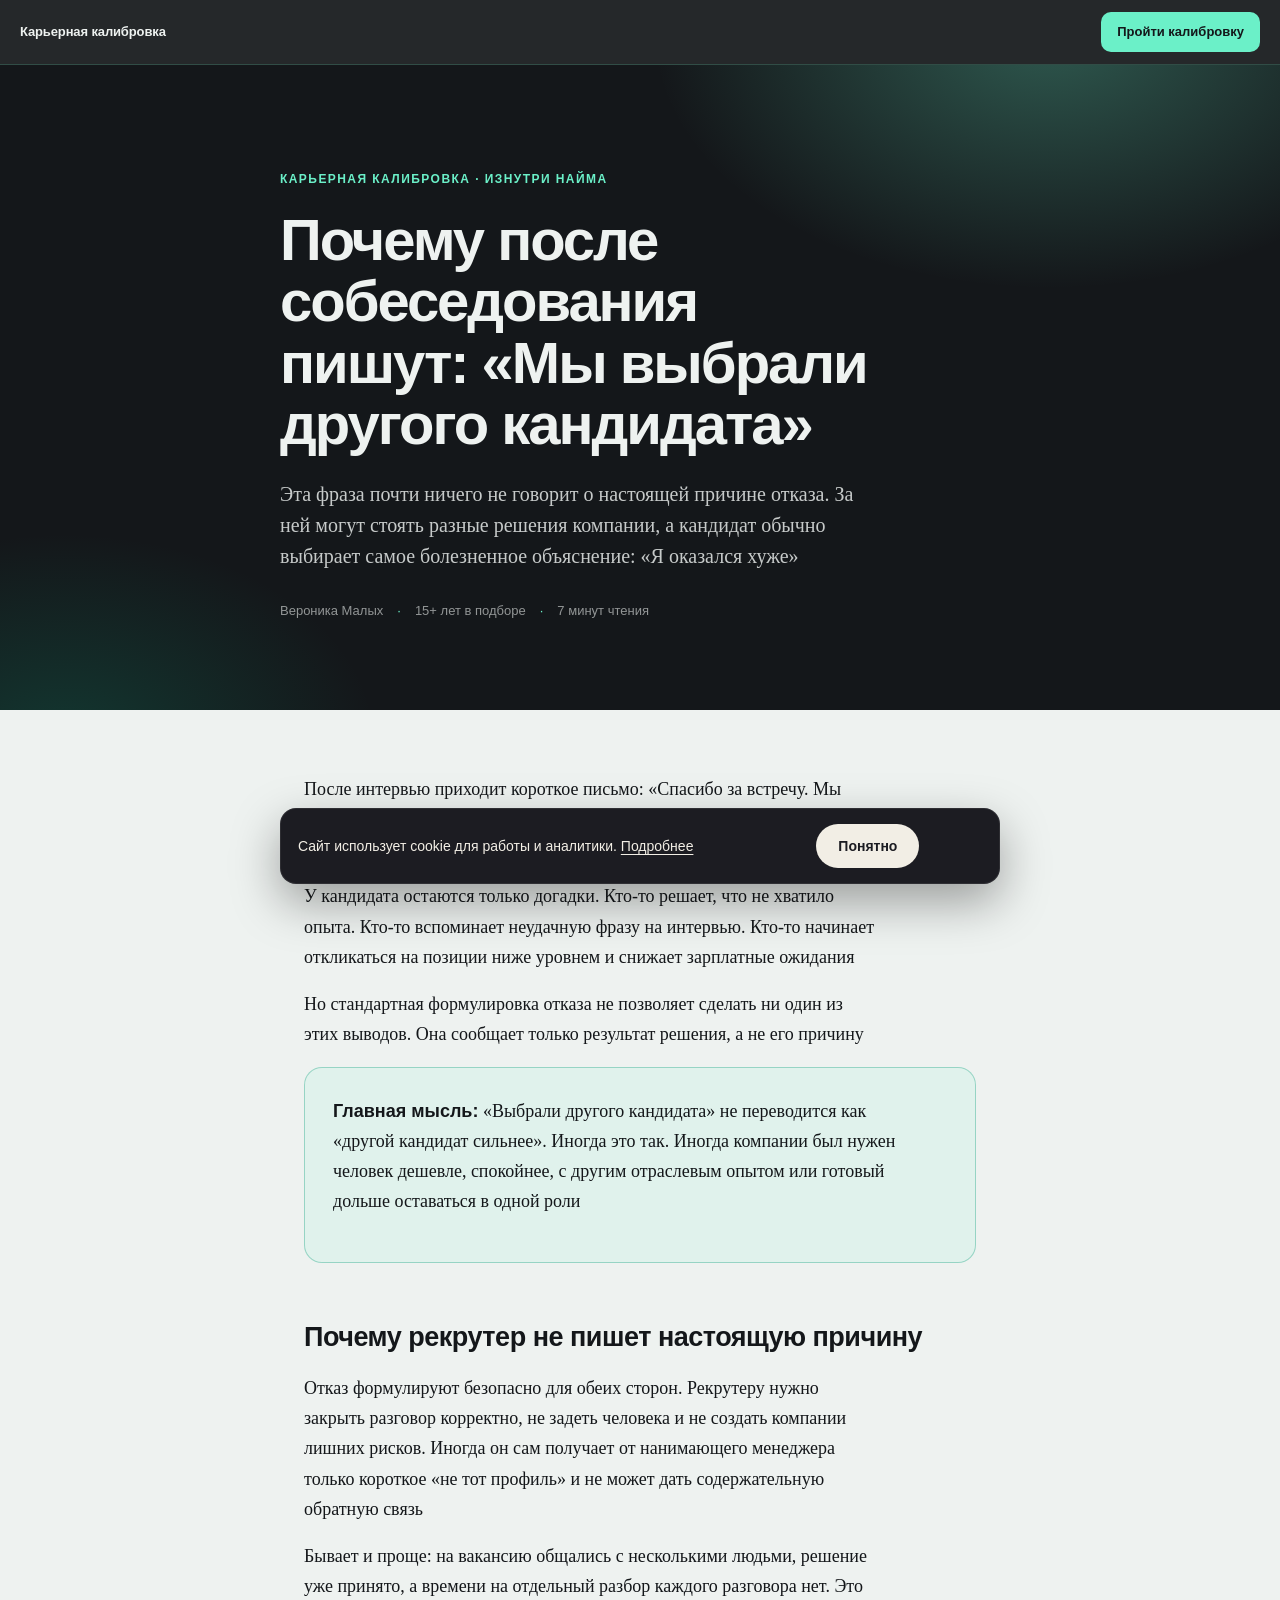
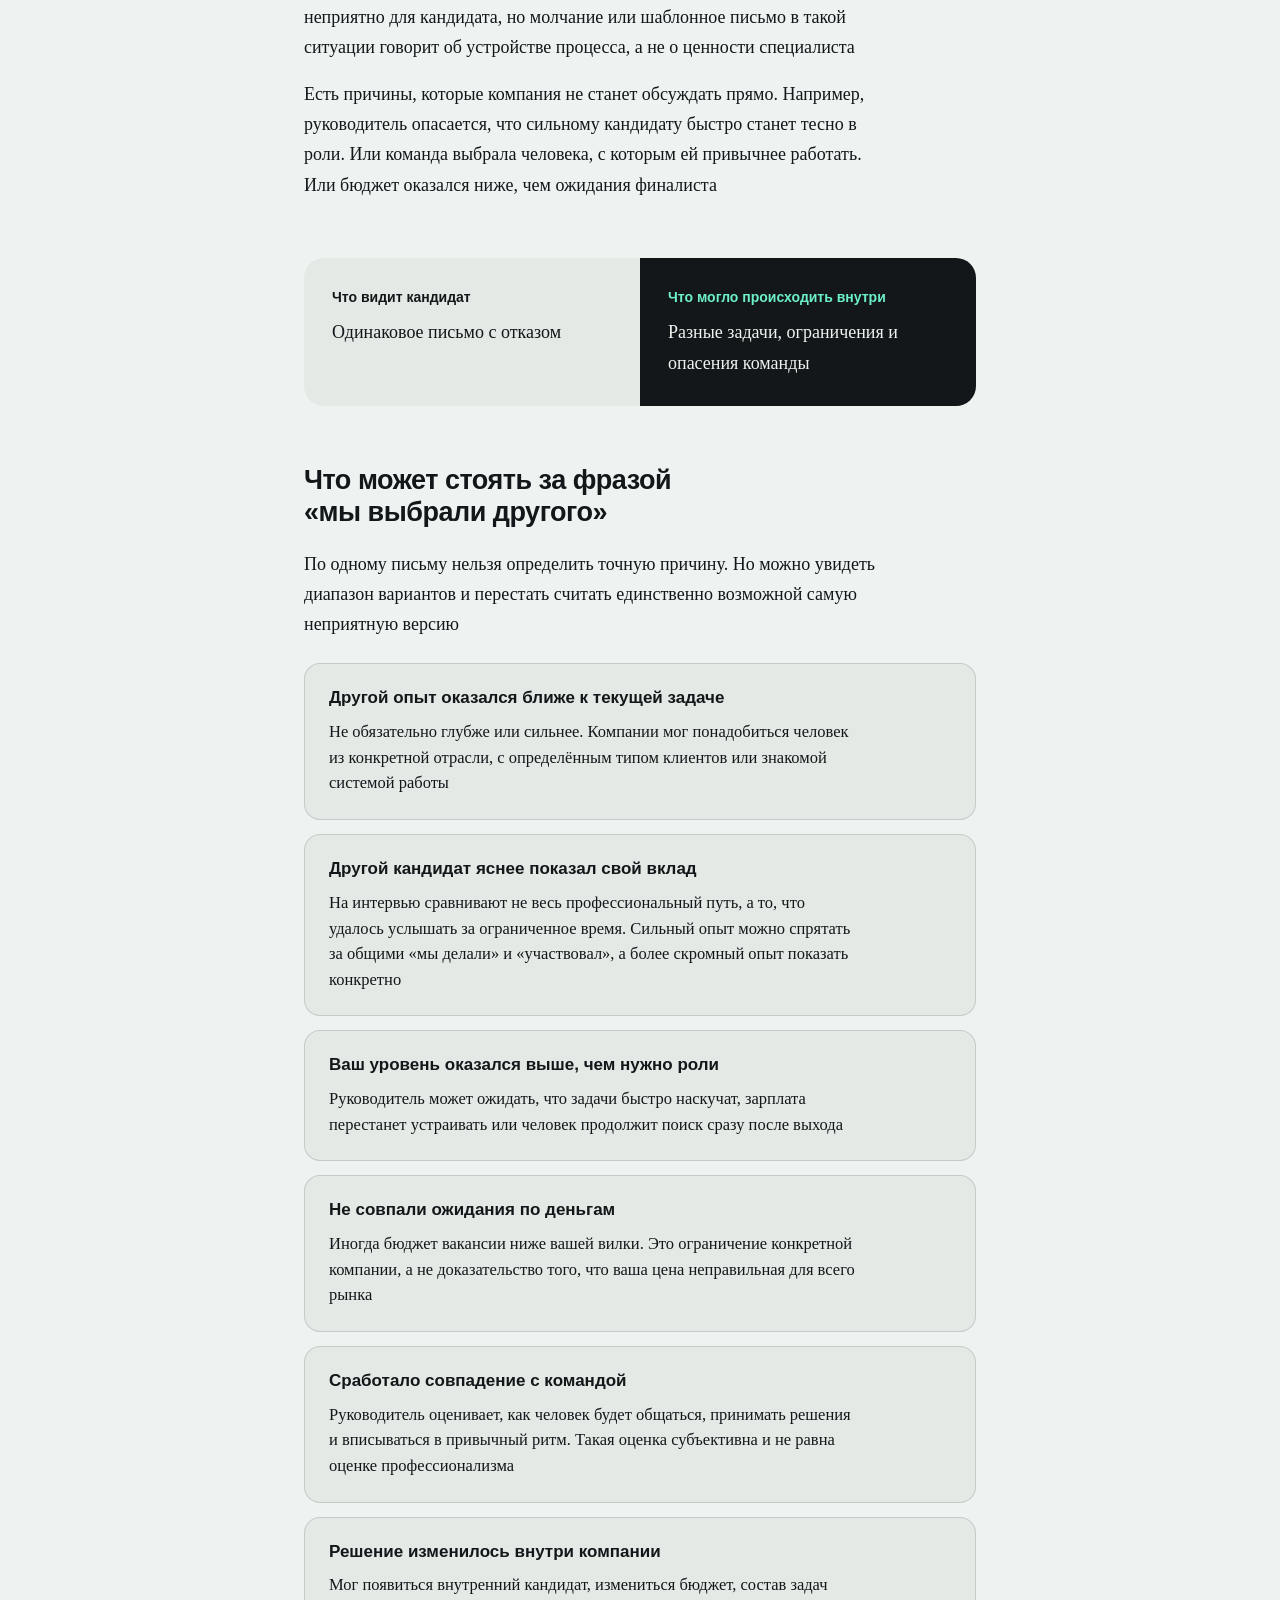
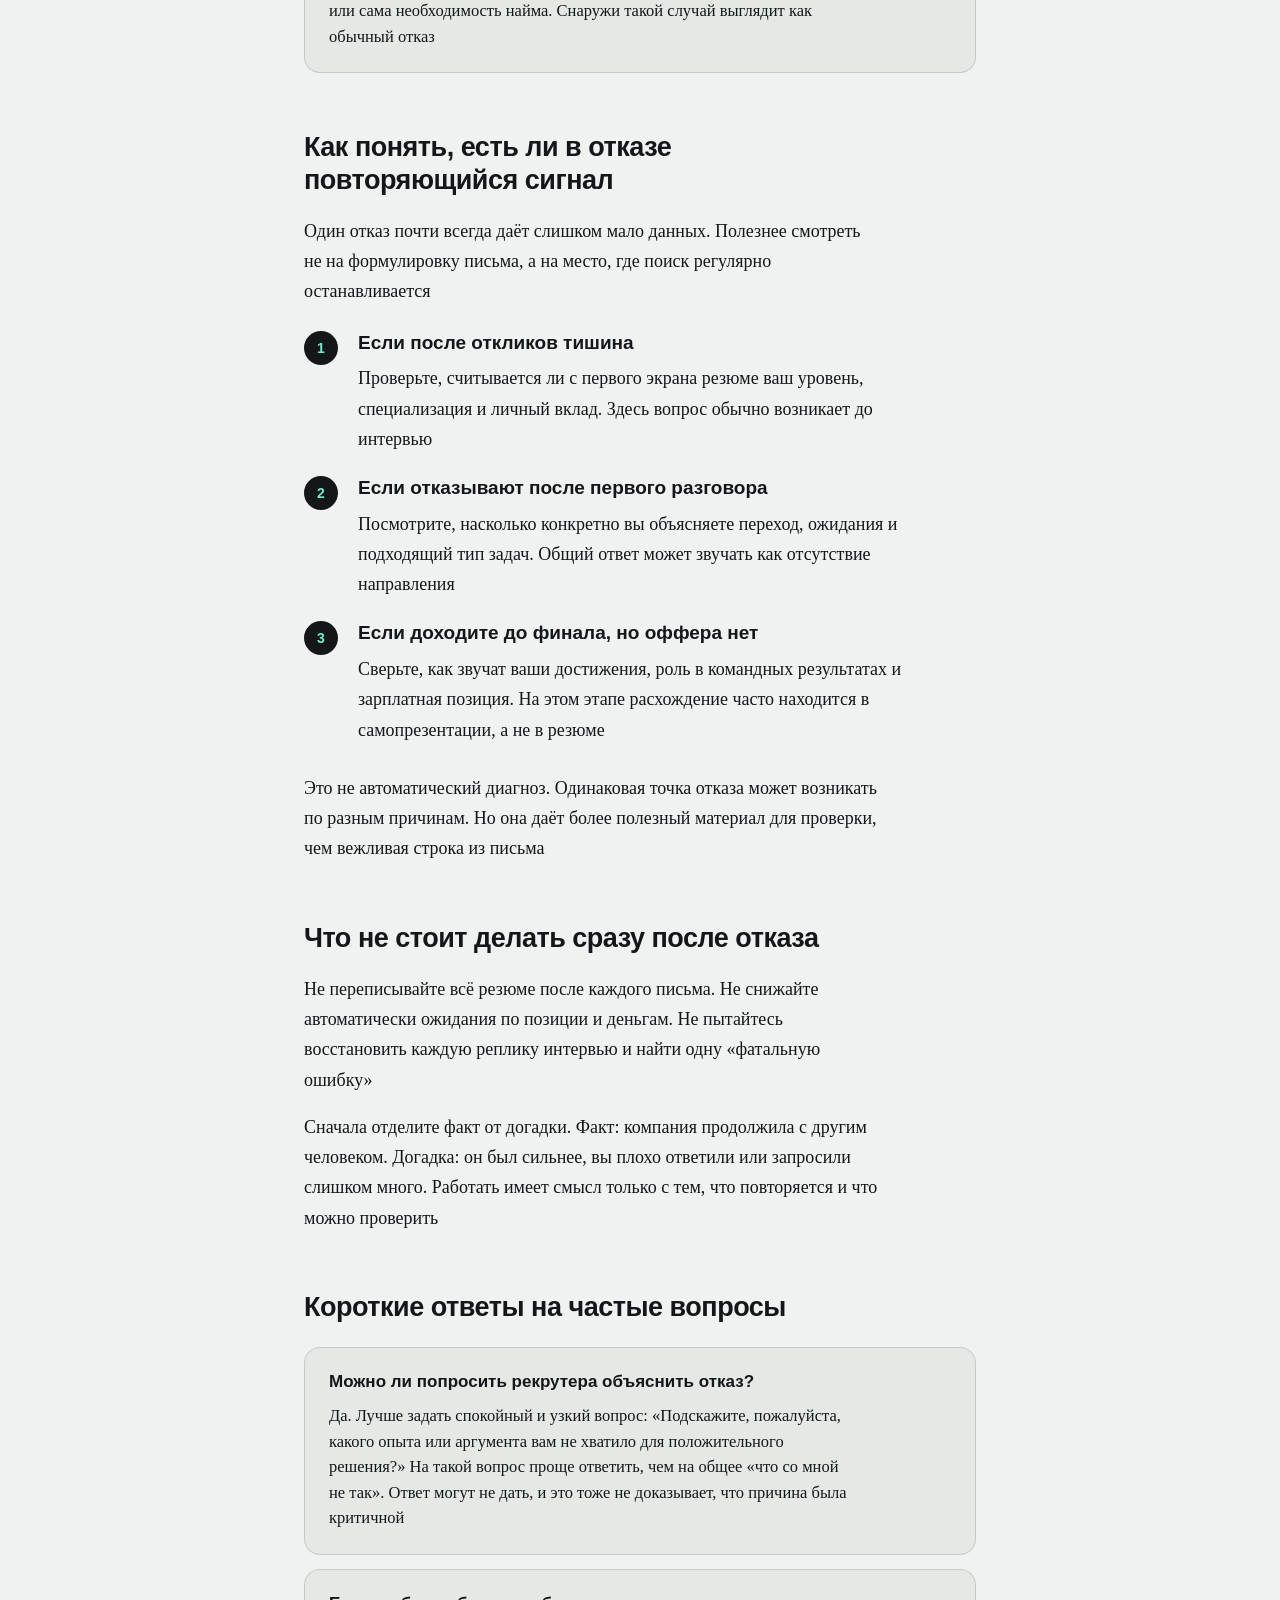
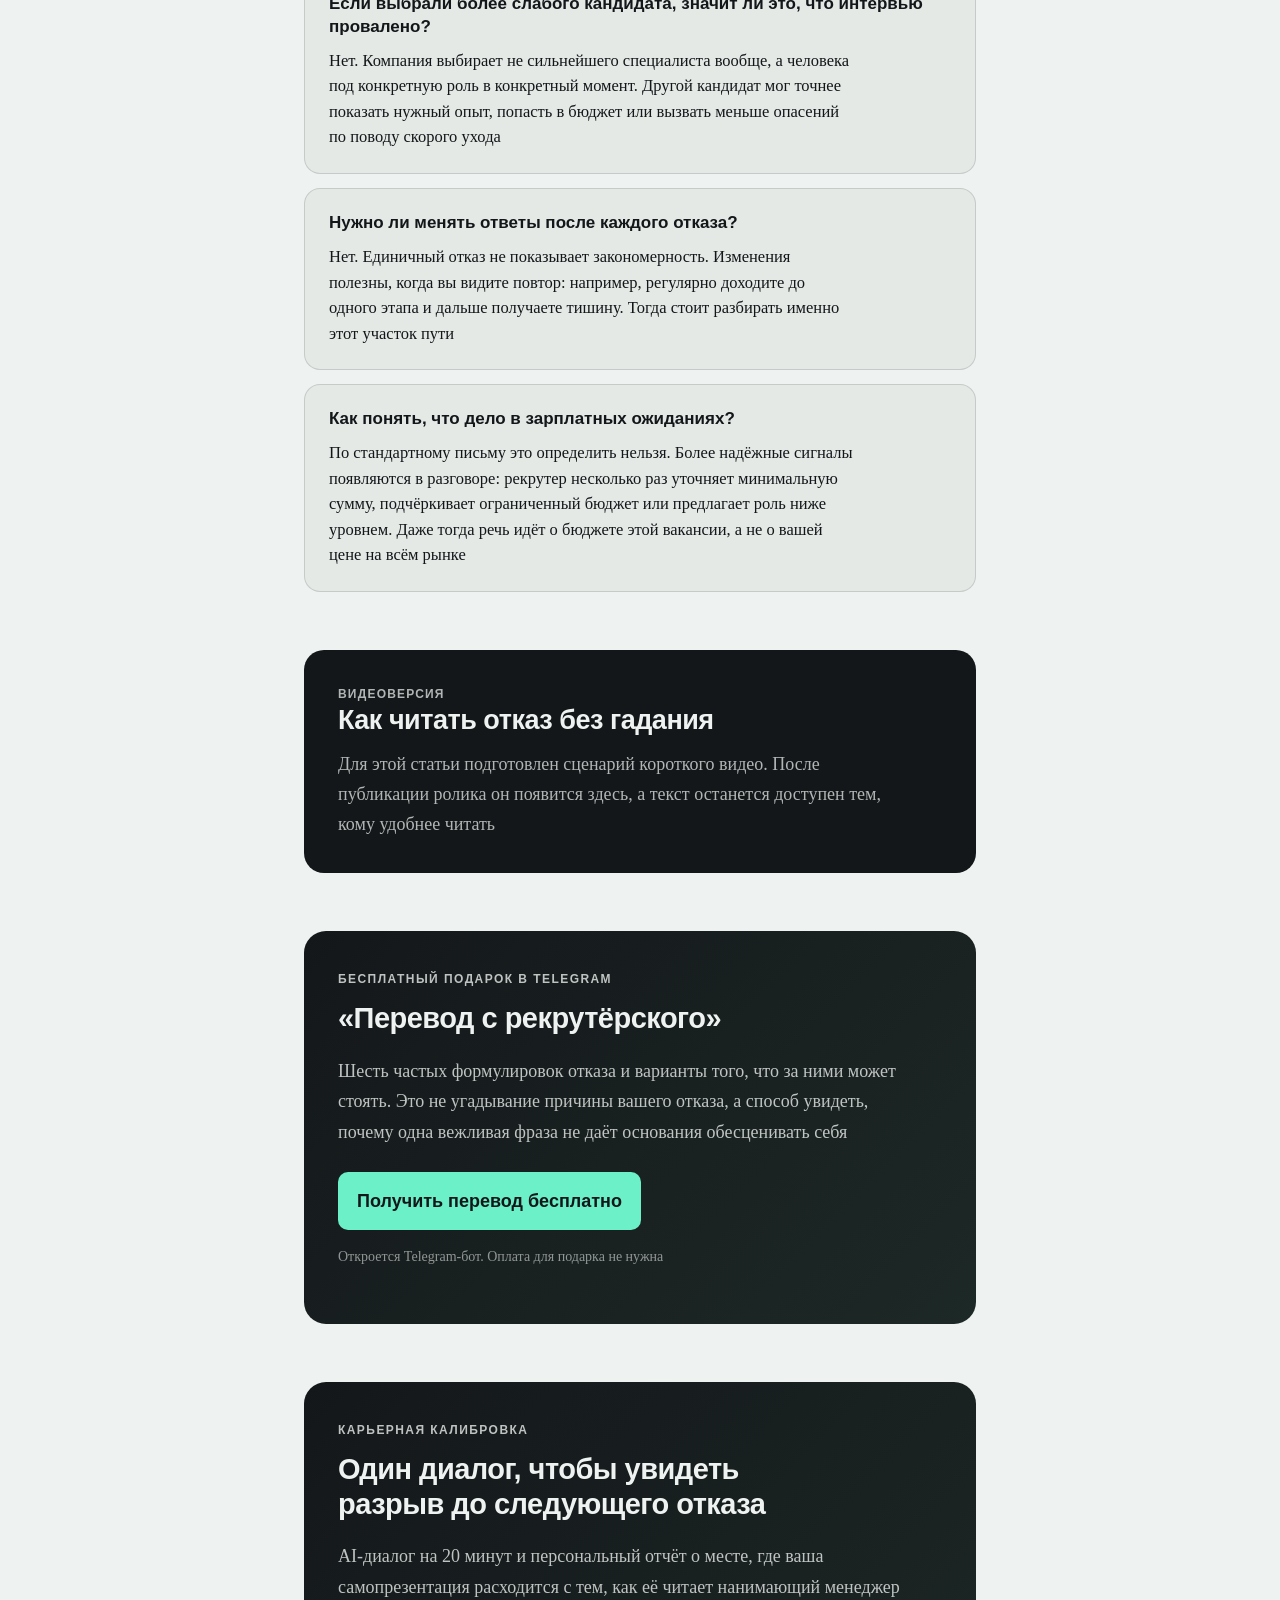
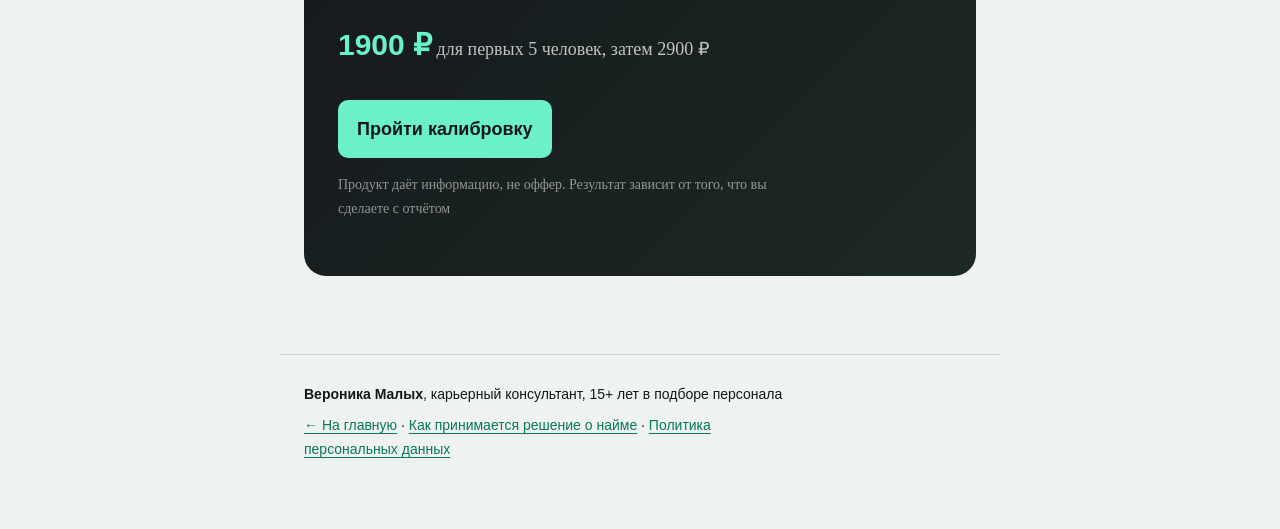
<file: article-2-pochemu-vybrali-drugogo.html>
<!DOCTYPE html>
<html lang="ru">
<head>
<meta charset="utf-8">
<meta name="viewport" content="width=device-width, initial-scale=1">
<title>Почему после собеседования пишут «мы выбрали другого кандидата»</title>
<meta name="description" content="Что может стоять за фразой «мы выбрали другого кандидата», почему рекрутер не называет настоящую причину и как понять, что проверить перед следующим интервью.">
<meta property="og:title" content="Почему пишут: мы выбрали другого кандидата">
<meta property="og:description" content="Шесть возможных причин отказа и способ не превращать вежливую формулировку в приговор себе.">
<meta property="og:type" content="article">
<meta property="og:url" content="https://kariernay-kalibrovka.ru/article-2-pochemu-vybrali-drugogo.html">
<link rel="canonical" href="https://kariernay-kalibrovka.ru/article-2-pochemu-vybrali-drugogo.html">
<script type="application/ld+json">
{
  "@context": "https://schema.org",
  "@type": "Article",
  "headline": "Почему после собеседования пишут: мы выбрали другого кандидата",
  "description": "Что может стоять за стандартной формулировкой отказа и как понять, что проверить перед следующим интервью.",
  "inLanguage": "ru",
  "datePublished": "2026-08-28",
  "dateModified": "2026-08-28",
  "author": {"@type": "Person", "name": "Вероника Малых", "jobTitle": "Карьерный консультант"},
  "publisher": {"@type": "Person", "name": "Вероника Малых"},
  "mainEntityOfPage": {"@type": "WebPage", "@id": "https://kariernay-kalibrovka.ru/article-2-pochemu-vybrali-drugogo.html"}
}
</script>
<style>
:root{--mint:#6BF0C8;--teal:#0E9D78;--ink:#14171A;--paper:#EEF2F0;--soft:#E4E9E6;--line:rgba(20,23,26,.14)}
*{box-sizing:border-box;margin:0;padding:0}
html{scroll-behavior:smooth}
body{background:var(--paper);color:var(--ink);font-family:Charter,"Iowan Old Style",Georgia,"Times New Roman",serif;font-size:18px;line-height:1.68;-webkit-font-smoothing:antialiased}
a{color:#08785d;text-underline-offset:3px}
.display,.eyebrow,.meta,.card-title,.button,.video-label,footer{font-family:"Helvetica Neue",Helvetica,Arial,sans-serif}
.hero{position:relative;overflow:hidden;background:var(--ink);color:var(--paper);padding:104px 24px 88px}
.hero:before{content:"";position:absolute;inset:0;background:radial-gradient(620px 400px at 82% -5%,rgba(107,240,200,.30),transparent 64%),radial-gradient(480px 320px at 5% 105%,rgba(14,157,120,.24),transparent 65%)}
.hero-inner{position:relative;max-width:720px;margin:auto}
.eyebrow{color:var(--mint);font-weight:700;font-size:12px;letter-spacing:.12em;text-transform:uppercase;margin-bottom:20px}
h1{font-size:clamp(36px,6vw,58px);line-height:1.06;letter-spacing:-.035em;text-wrap:balance;margin-bottom:24px}
.lead{font-size:20px;line-height:1.55;color:rgba(238,242,240,.82);max-width:58ch}
.meta{display:flex;flex-wrap:wrap;gap:8px 14px;margin-top:28px;font-size:13px;color:rgba(238,242,240,.58)}
.meta span+span:before{content:"·";color:var(--mint);margin-right:14px}
main{max-width:720px;margin:auto;padding:64px 24px 20px}
section{margin-bottom:58px}
h2{font-family:"Helvetica Neue",Helvetica,Arial,sans-serif;font-size:27px;line-height:1.2;letter-spacing:-.018em;margin-bottom:20px;text-wrap:balance}
h3{font-family:"Helvetica Neue",Helvetica,Arial,sans-serif;font-size:19px;line-height:1.3;margin-bottom:8px}
p{margin-bottom:17px;max-width:64ch}
.note{padding:28px;border:1px solid rgba(14,157,120,.35);background:rgba(107,240,200,.10);border-radius:18px}
.note strong{font-family:"Helvetica Neue",Helvetica,Arial,sans-serif}
.reasons{display:grid;gap:14px;margin-top:24px}
.reason{background:var(--soft);border:1px solid var(--line);border-radius:16px;padding:23px 24px}
.reason p{font-size:16.5px;line-height:1.55;margin:0}
.card-title{display:block;font-weight:750;font-size:17px;line-height:1.35;margin-bottom:9px}
.split{display:grid;grid-template-columns:1fr 1fr;border-radius:20px;overflow:hidden;margin:10px 0 58px}
.split>div{padding:28px}
.split .seen{background:var(--soft)}
.split .hidden{background:var(--ink);color:var(--paper)}
.split b{display:block;font-family:"Helvetica Neue",Helvetica,Arial,sans-serif;font-size:14px;margin-bottom:8px}
.split .hidden b{color:var(--mint)}
.steps{counter-reset:steps;display:grid;gap:22px;margin-top:24px}
.step{position:relative;padding-left:54px}
.step:before{counter-increment:steps;content:counter(steps);position:absolute;left:0;top:0;width:34px;height:34px;border-radius:50%;display:grid;place-items:center;background:var(--ink);color:var(--mint);font:700 14px "Helvetica Neue",Helvetica,Arial,sans-serif}
.step p{margin:0}
.video{border-radius:20px;background:var(--ink);color:var(--paper);padding:34px;margin-top:20px}
.video-label{color:var(--mint);font-weight:700;font-size:12px;letter-spacing:.1em;text-transform:uppercase;margin-bottom:10px}
.video h2{margin-bottom:12px}
.video p{color:rgba(238,242,240,.72);margin-bottom:0}
.video-embed{display:none;position:relative;padding-top:56.25%;margin-top:22px;border-radius:12px;overflow:hidden;background:#000}
.video-embed iframe{position:absolute;inset:0;width:100%;height:100%;border:0}
.cta{background:linear-gradient(135deg,var(--ink),#1d2926);color:var(--paper);border-radius:22px;padding:38px 34px}
.cta+.cta{margin-top:18px}
.cta .eyebrow{margin-bottom:12px}
.cta h2{font-size:29px}
.cta p{color:rgba(238,242,240,.78)}
.cta-price{margin:18px 0 22px}
.cta-price strong{font-family:"Helvetica Neue",Helvetica,Arial,sans-serif;font-size:30px;color:var(--mint)}
.button{display:inline-block;margin-top:8px;background:var(--mint);color:var(--ink);font-weight:750;text-decoration:none;padding:14px 19px;border-radius:10px}
.small{font-size:14px;opacity:.72;margin-top:15px}
.sticky-cta{position:sticky;top:0;z-index:20;display:flex;align-items:center;justify-content:space-between;gap:12px;padding:12px 20px;background:rgba(20,23,26,.92);backdrop-filter:blur(10px);border-bottom:1px solid rgba(107,240,200,.18)}
.sticky-cta-brand{font-family:"Helvetica Neue",Helvetica,Arial,sans-serif;font-weight:700;font-size:13px;color:var(--paper);letter-spacing:-.01em}
.sticky-cta .button{margin-top:0;padding:9px 16px;font-size:13px}
@media(max-width:480px){.sticky-cta-brand{display:none}.sticky-cta{justify-content:flex-end}}
footer{max-width:720px;margin:auto;padding:28px 24px 60px;font-size:14px;border-top:1px solid var(--line)}
footer p{margin-bottom:8px}
@media(max-width:620px){.hero{padding:78px 20px 68px}.lead{font-size:18px}main{padding:48px 20px 12px}.split{grid-template-columns:1fr}.note,.video,.cta{padding:25px 22px}.meta span+span:before{display:none}}
@media(prefers-reduced-motion:reduce){html{scroll-behavior:auto}}
</style>
</head>
<body>
<div class="sticky-cta">
  <span class="sticky-cta-brand">Карьерная калибровка</span>
  <a class="button" href="https://t.me/Kalibrov_ka_bot?start=article2_sticky">Пройти калибровку</a>
</div>
<header class="hero">
  <div class="hero-inner">
    <p class="eyebrow">Карьерная калибровка · изнутри найма</p>
    <h1 class="display">Почему после собеседования пишут: «Мы выбрали другого кандидата»</h1>
    <p class="lead">Эта фраза почти ничего не говорит о настоящей причине отказа. За ней могут стоять разные решения компании, а кандидат обычно выбирает самое болезненное объяснение: «Я оказался хуже»</p>
    <div class="meta"><span>Вероника Малых</span><span>15+ лет в подборе</span><span>7 минут чтения</span></div>
  </div>
</header>

<main>
  <section>
    <p>После интервью приходит короткое письмо: «Спасибо за встречу. Мы решили продолжить с другим кандидатом». В письме нет ответа на вопрос, который мучает сильнее всего: почему выбрали не меня?</p>
    <p>У кандидата остаются только догадки. Кто-то решает, что не хватило опыта. Кто-то вспоминает неудачную фразу на интервью. Кто-то начинает откликаться на позиции ниже уровнем и снижает зарплатные ожидания</p>
    <p>Но стандартная формулировка отказа не позволяет сделать ни один из этих выводов. Она сообщает только результат решения, а не его причину</p>
    <div class="note">
      <p><strong>Главная мысль:</strong> «Выбрали другого кандидата» не переводится как «другой кандидат сильнее». Иногда это так. Иногда компании был нужен человек дешевле, спокойнее, с другим отраслевым опытом или готовый дольше оставаться в одной роли</p>
    </div>
  </section>

  <section>
    <h2>Почему рекрутер не пишет настоящую причину</h2>
    <p>Отказ формулируют безопасно для обеих сторон. Рекрутеру нужно закрыть разговор корректно, не задеть человека и не создать компании лишних рисков. Иногда он сам получает от нанимающего менеджера только короткое «не тот профиль» и не может дать содержательную обратную связь</p>
    <p>Бывает и проще: на вакансию общались с несколькими людьми, решение уже принято, а времени на отдельный разбор каждого разговора нет. Это неприятно для кандидата, но молчание или шаблонное письмо в такой ситуации говорит об устройстве процесса, а не о ценности специалиста</p>
    <p>Есть причины, которые компания не станет обсуждать прямо. Например, руководитель опасается, что сильному кандидату быстро станет тесно в роли. Или команда выбрала человека, с которым ей привычнее работать. Или бюджет оказался ниже, чем ожидания финалиста</p>
  </section>

  <div class="split">
    <div class="seen"><b>Что видит кандидат</b>Одинаковое письмо с отказом</div>
    <div class="hidden"><b>Что могло происходить внутри</b>Разные задачи, ограничения и опасения команды</div>
  </div>

  <section>
    <h2>Что может стоять за фразой «мы выбрали другого»</h2>
    <p>По одному письму нельзя определить точную причину. Но можно увидеть диапазон вариантов и перестать считать единственно возможной самую неприятную версию</p>
    <div class="reasons">
      <article class="reason">
        <span class="card-title">Другой опыт оказался ближе к текущей задаче</span>
        <p>Не обязательно глубже или сильнее. Компании мог понадобиться человек из конкретной отрасли, с определённым типом клиентов или знакомой системой работы</p>
      </article>
      <article class="reason">
        <span class="card-title">Другой кандидат яснее показал свой вклад</span>
        <p>На интервью сравнивают не весь профессиональный путь, а то, что удалось услышать за ограниченное время. Сильный опыт можно спрятать за общими «мы делали» и «участвовал», а более скромный опыт показать конкретно</p>
      </article>
      <article class="reason">
        <span class="card-title">Ваш уровень оказался выше, чем нужно роли</span>
        <p>Руководитель может ожидать, что задачи быстро наскучат, зарплата перестанет устраивать или человек продолжит поиск сразу после выхода</p>
      </article>
      <article class="reason">
        <span class="card-title">Не совпали ожидания по деньгам</span>
        <p>Иногда бюджет вакансии ниже вашей вилки. Это ограничение конкретной компании, а не доказательство того, что ваша цена неправильная для всего рынка</p>
      </article>
      <article class="reason">
        <span class="card-title">Сработало совпадение с командой</span>
        <p>Руководитель оценивает, как человек будет общаться, принимать решения и вписываться в привычный ритм. Такая оценка субъективна и не равна оценке профессионализма</p>
      </article>
      <article class="reason">
        <span class="card-title">Решение изменилось внутри компании</span>
        <p>Мог появиться внутренний кандидат, измениться бюджет, состав задач или сама необходимость найма. Снаружи такой случай выглядит как обычный отказ</p>
      </article>
    </div>
  </section>

  <section>
    <h2>Как понять, есть ли в отказе повторяющийся сигнал</h2>
    <p>Один отказ почти всегда даёт слишком мало данных. Полезнее смотреть не на формулировку письма, а на место, где поиск регулярно останавливается</p>
    <div class="steps">
      <div class="step"><h3>Если после откликов тишина</h3><p>Проверьте, считывается ли с первого экрана резюме ваш уровень, специализация и личный вклад. Здесь вопрос обычно возникает до интервью</p></div>
      <div class="step"><h3>Если отказывают после первого разговора</h3><p>Посмотрите, насколько конкретно вы объясняете переход, ожидания и подходящий тип задач. Общий ответ может звучать как отсутствие направления</p></div>
      <div class="step"><h3>Если доходите до финала, но оффера нет</h3><p>Сверьте, как звучат ваши достижения, роль в командных результатах и зарплатная позиция. На этом этапе расхождение часто находится в самопрезентации, а не в резюме</p></div>
    </div>
    <p style="margin-top:28px">Это не автоматический диагноз. Одинаковая точка отказа может возникать по разным причинам. Но она даёт более полезный материал для проверки, чем вежливая строка из письма</p>
  </section>

  <section>
    <h2>Что не стоит делать сразу после отказа</h2>
    <p>Не переписывайте всё резюме после каждого письма. Не снижайте автоматически ожидания по позиции и деньгам. Не пытайтесь восстановить каждую реплику интервью и найти одну «фатальную ошибку»</p>
    <p>Сначала отделите факт от догадки. Факт: компания продолжила с другим человеком. Догадка: он был сильнее, вы плохо ответили или запросили слишком много. Работать имеет смысл только с тем, что повторяется и что можно проверить</p>
  </section>

  <section>
    <h2>Короткие ответы на частые вопросы</h2>
    <div class="reasons">
      <article class="reason">
        <span class="card-title">Можно ли попросить рекрутера объяснить отказ?</span>
        <p>Да. Лучше задать спокойный и узкий вопрос: «Подскажите, пожалуйста, какого опыта или аргумента вам не хватило для положительного решения?» На такой вопрос проще ответить, чем на общее «что со мной не так». Ответ могут не дать, и это тоже не доказывает, что причина была критичной</p>
      </article>
      <article class="reason">
        <span class="card-title">Если выбрали более слабого кандидата, значит ли это, что интервью провалено?</span>
        <p>Нет. Компания выбирает не сильнейшего специалиста вообще, а человека под конкретную роль в конкретный момент. Другой кандидат мог точнее показать нужный опыт, попасть в бюджет или вызвать меньше опасений по поводу скорого ухода</p>
      </article>
      <article class="reason">
        <span class="card-title">Нужно ли менять ответы после каждого отказа?</span>
        <p>Нет. Единичный отказ не показывает закономерность. Изменения полезны, когда вы видите повтор: например, регулярно доходите до одного этапа и дальше получаете тишину. Тогда стоит разбирать именно этот участок пути</p>
      </article>
      <article class="reason">
        <span class="card-title">Как понять, что дело в зарплатных ожиданиях?</span>
        <p>По стандартному письму это определить нельзя. Более надёжные сигналы появляются в разговоре: рекрутер несколько раз уточняет минимальную сумму, подчёркивает ограниченный бюджет или предлагает роль ниже уровнем. Даже тогда речь идёт о бюджете этой вакансии, а не о вашей цене на всём рынке</p>
      </article>
    </div>
  </section>

  <section class="video" aria-labelledby="video-title">
    <p class="video-label">Видеоверсия</p>
    <h2 id="video-title">Как читать отказ без гадания</h2>
    <p>Для этой статьи подготовлен сценарий короткого видео. После публикации ролика он появится здесь, а текст останется доступен тем, кому удобнее читать</p>
    <!-- Чтобы включить видео: добавьте iframe внутрь .video-embed и замените display:none на display:block -->
    <div class="video-embed" aria-hidden="true"></div>
  </section>

  <section class="cta">
    <p class="eyebrow">Бесплатный подарок в Telegram</p>
    <h2>«Перевод с рекрутёрского»</h2>
    <p>Шесть частых формулировок отказа и варианты того, что за ними может стоять. Это не угадывание причины вашего отказа, а способ увидеть, почему одна вежливая фраза не даёт основания обесценивать себя</p>
    <a class="button" href="https://t.me/Kalibrov_ka_bot?start=perevod_site_article">Получить перевод бесплатно</a>
    <p class="small">Откроется Telegram-бот. Оплата для подарка не нужна</p>
  </section>

  <section class="cta">
    <p class="eyebrow">Карьерная калибровка</p>
    <h2>Один диалог, чтобы увидеть разрыв до следующего отказа</h2>
    <p>AI-диалог на 20 минут и персональный отчёт о месте, где ваша самопрезентация расходится с тем, как её читает нанимающий менеджер</p>
    <p class="cta-price"><strong>1900 ₽</strong> для первых 5 человек, затем 2900 ₽</p>
    <a class="button" href="https://t.me/Kalibrov_ka_bot?start=article2_final">Пройти калибровку</a>
    <p class="small">Продукт даёт информацию, не оффер. Результат зависит от того, что вы сделаете с отчётом</p>
  </section>
</main>

<footer>
  <p><strong>Вероника Малых</strong>, карьерный консультант, 15+ лет в подборе персонала</p>
  <p><a href="index.html">← На главную</a> · <a href="article-1-kak-prinimaetsya-reshenie.html">Как принимается решение о найме</a> · <a href="/policy">Политика персональных данных</a></p>
</footer>
<script src="/cookie-banner.js" defer></script>
</body>
</html>
</file>
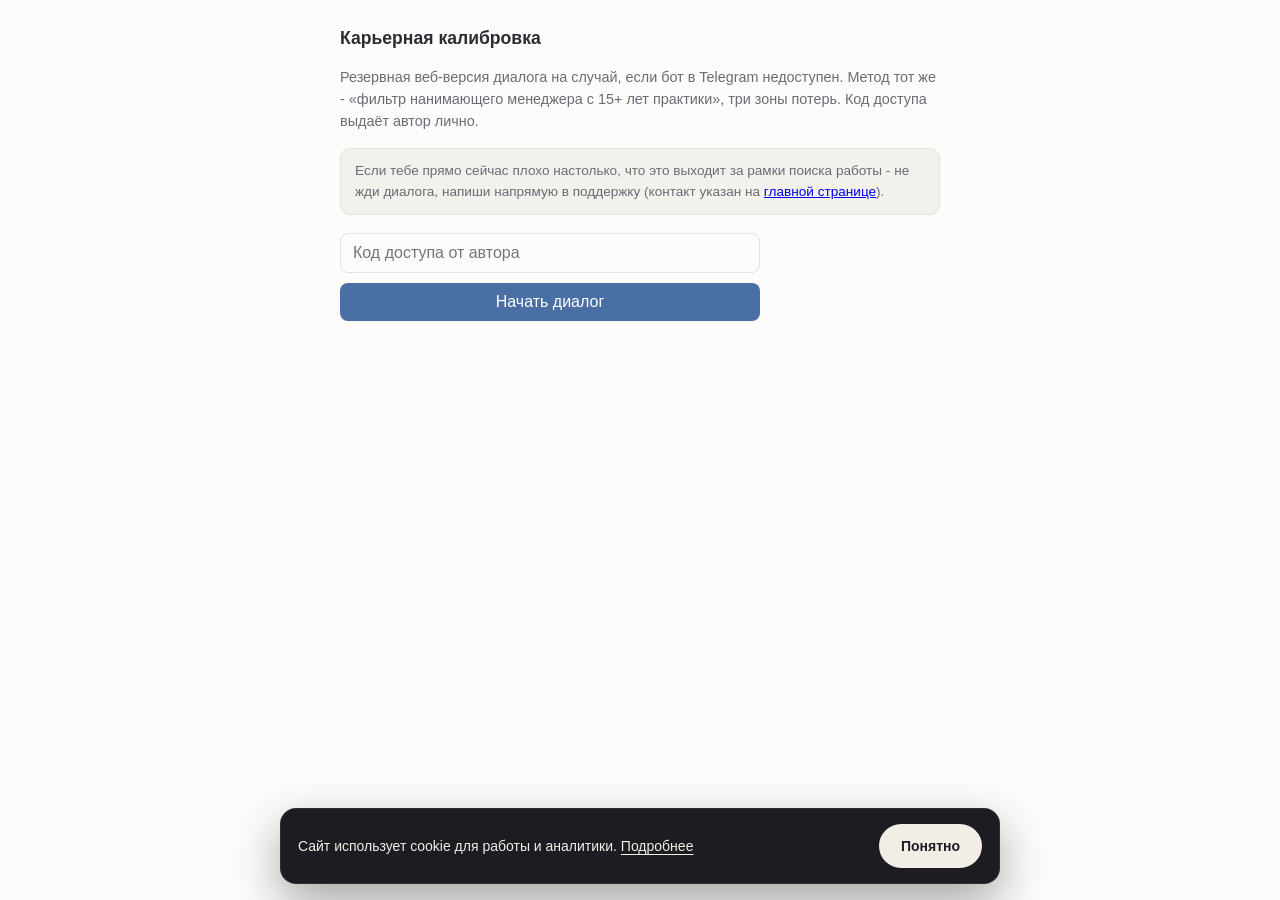
<file: dialog.html>
<!DOCTYPE html>
<html lang="ru">
<head>
<meta charset="UTF-8">
<meta name="viewport" content="width=device-width, initial-scale=1.0">
<title>Карьерная калибровка — диалог (резерв)</title>
<meta name="robots" content="noindex, nofollow">
<style>
:root{
  --bg:#fdfcfa; --text:#2b2b33; --muted:#6b6b76; --accent:#4a6fa5;
  --accent-dark:#3b5a87; --card:#f3f1ec; --border:#e4e1da;
}
@media (prefers-color-scheme: dark){
  :root{
    --bg:#17171c; --text:#e8e6e1; --muted:#a2a2ab; --accent:#7fa3d4;
    --accent-dark:#9db9e0; --card:#20202a; --border:#31313d;
  }
}
*{box-sizing:border-box}
body{
  margin:0; background:var(--bg); color:var(--text);
  font-family:-apple-system,BlinkMacSystemFont,"Segoe UI",Roboto,"Helvetica Neue",Arial,sans-serif;
  min-height:100vh; display:flex; flex-direction:column; align-items:center;
}
.wrap{max-width:640px; width:100%; padding:20px; display:flex; flex-direction:column; min-height:100vh}
h1{font-size:1.1rem; font-weight:600; margin:8px 0 4px}
.hint{color:var(--muted); font-size:0.9rem; margin-bottom:16px; line-height:1.5}
.safety{
  background:var(--card); border:1px solid var(--border); border-radius:10px;
  padding:12px 14px; font-size:0.85rem; color:var(--muted); margin-bottom:18px; line-height:1.5;
}
#gate{display:flex; flex-direction:column; gap:10px; max-width:420px}
#consent{display:flex; flex-direction:column; gap:10px; max-width:520px}
#gate input{
  padding:10px 12px; border-radius:8px; border:1px solid var(--border);
  background:var(--bg); color:var(--text); font-size:1rem;
}
button{
  padding:10px 16px; border-radius:8px; border:none; background:var(--accent);
  color:#fff; font-size:1rem; cursor:pointer;
}
button:hover{background:var(--accent-dark)}
button:disabled{opacity:0.5; cursor:not-allowed}
#chat{display:none; flex-direction:column; flex:1}
#messages{flex:1; overflow-y:auto; display:flex; flex-direction:column; gap:12px; padding:8px 0}
.msg{padding:10px 14px; border-radius:12px; max-width:85%; line-height:1.5; white-space:pre-wrap}
.msg.bot{background:var(--card); border:1px solid var(--border); align-self:flex-start}
.msg.user{background:var(--accent); color:#fff; align-self:flex-end}
.msg.report{background:var(--card); border:2px solid var(--accent); align-self:stretch; max-width:100%}
#input-row{display:flex; gap:8px; margin-top:12px}
#input-row textarea{
  flex:1; padding:10px 12px; border-radius:8px; border:1px solid var(--border);
  background:var(--bg); color:var(--text); font-size:1rem; resize:none; font-family:inherit;
}
.error{color:#c0392b; font-size:0.9rem; margin-top:8px}
</style>
</head>
<body>
<div class="wrap">
  <h1>Карьерная калибровка</h1>
  <p class="hint">
    Резервная веб-версия диалога на случай, если бот в Telegram недоступен. Метод тот же -
    «фильтр нанимающего менеджера с 15+ лет практики», три зоны потерь. Код доступа выдаёт автор лично.
  </p>
  <div class="safety">
    Если тебе прямо сейчас плохо настолько, что это выходит за рамки поиска работы - не жди
    диалога, напиши напрямую в поддержку (контакт указан на <a href="index.html">главной странице</a>).
  </div>

  <div id="gate">
    <input type="text" id="access-code" placeholder="Код доступа от автора" autocomplete="off">
    <button id="start-btn">Начать диалог</button>
    <div class="error" id="gate-error"></div>
  </div>

  <div id="consent" style="display:none">
    <p class="hint" id="consent-text" style="white-space:pre-wrap"></p>
    <button id="consent-btn">Согласен(на)</button>
    <div class="error" id="consent-error"></div>
  </div>

  <div id="chat">
    <div id="messages"></div>
    <div id="input-row">
      <textarea id="user-input" rows="2" placeholder="Твой ответ..."></textarea>
      <button id="send-btn">Отправить</button>
    </div>
    <div class="error" id="chat-error"></div>
  </div>
</div>

<script>
// Задеплоено на Railway 16.08.2026 - риск №1 закрыт, бэкенд живёт в сервисе
// kalibrovka-web (тот же проект kariernaya-kalibrovka, что и основной бот).
const API_BASE_URL = "https://200-165-229-244.sslip.io";

let sessionId = null;

const gateEl = document.getElementById('gate');
const consentEl = document.getElementById('consent');
const chatEl = document.getElementById('chat');
const messagesEl = document.getElementById('messages');
const gateErrorEl = document.getElementById('gate-error');
const consentErrorEl = document.getElementById('consent-error');
const chatErrorEl = document.getElementById('chat-error');

function addMessage(text, cls) {
  const div = document.createElement('div');
  div.className = 'msg ' + cls;
  div.textContent = text;
  messagesEl.appendChild(div);
  messagesEl.scrollTop = messagesEl.scrollHeight;
}

async function startDialog() {
  gateErrorEl.textContent = '';
  if (!API_BASE_URL) {
    gateErrorEl.textContent = 'Сервер ещё не подключён (API_BASE_URL пуст) - это ожидаемо до деплоя бэкенда, см. риск №1.';
    return;
  }
  const code = document.getElementById('access-code').value.trim();
  if (!code) {
    gateErrorEl.textContent = 'Введите код доступа';
    return;
  }
  try {
    const res = await fetch(API_BASE_URL + '/api/start', {
      method: 'POST',
      headers: {'Content-Type': 'application/json'},
      body: JSON.stringify({access_code: code}),
    });
    if (!res.ok) {
      const err = await res.json().catch(() => ({}));
      gateErrorEl.textContent = err.detail || ('Ошибка ' + res.status);
      return;
    }
    const data = await res.json();
    sessionId = data.session_id;
    gateEl.style.display = 'none';
    consentEl.style.display = 'flex';
    document.getElementById('consent-text').textContent = data.consent_text;
  } catch (e) {
    gateErrorEl.textContent = 'Не удалось связаться с сервером: ' + e.message;
  }
}

async function acceptConsent() {
  consentErrorEl.textContent = '';
  if (!sessionId) return;
  try {
    const res = await fetch(API_BASE_URL + '/api/consent', {
      method: 'POST',
      headers: {'Content-Type': 'application/json'},
      body: JSON.stringify({session_id: sessionId}),
    });
    if (!res.ok) {
      const err = await res.json().catch(() => ({}));
      consentErrorEl.textContent = err.detail || ('Ошибка ' + res.status);
      return;
    }
    const data = await res.json();
    consentEl.style.display = 'none';
    chatEl.style.display = 'flex';
    addMessage(data.welcome, 'bot');
    addMessage(data.first_question, 'bot');
  } catch (e) {
    consentErrorEl.textContent = 'Не удалось связаться с сервером: ' + e.message;
  }
}

async function sendMessage() {
  chatErrorEl.textContent = '';
  const input = document.getElementById('user-input');
  const text = input.value.trim();
  if (!text || !sessionId) return;

  addMessage(text, 'user');
  input.value = '';
  document.getElementById('send-btn').disabled = true;

  try {
    const res = await fetch(API_BASE_URL + '/api/message', {
      method: 'POST',
      headers: {'Content-Type': 'application/json'},
      body: JSON.stringify({session_id: sessionId, text: text}),
    });
    if (!res.ok) {
      const err = await res.json().catch(() => ({}));
      chatErrorEl.textContent = err.detail || ('Ошибка ' + res.status);
      return;
    }
    const data = await res.json();
    if (data.kind === 'report') {
      addMessage(data.text, 'report');
      document.getElementById('input-row').style.display = 'none';
    } else if (data.kind === 'alert') {
      addMessage(data.text, 'bot');
      document.getElementById('input-row').style.display = 'none';
    } else {
      addMessage(data.text, 'bot');
    }
  } catch (e) {
    chatErrorEl.textContent = 'Не удалось связаться с сервером: ' + e.message;
  } finally {
    document.getElementById('send-btn').disabled = false;
  }
}

document.getElementById('start-btn').addEventListener('click', startDialog);
document.getElementById('consent-btn').addEventListener('click', acceptConsent);
document.getElementById('send-btn').addEventListener('click', sendMessage);
document.getElementById('user-input').addEventListener('keydown', (e) => {
  if (e.key === 'Enter' && !e.shiftKey) {
    e.preventDefault();
    sendMessage();
  }
});
</script>
<script src="/cookie-banner.js" defer></script>
</body>
</html>
</file>
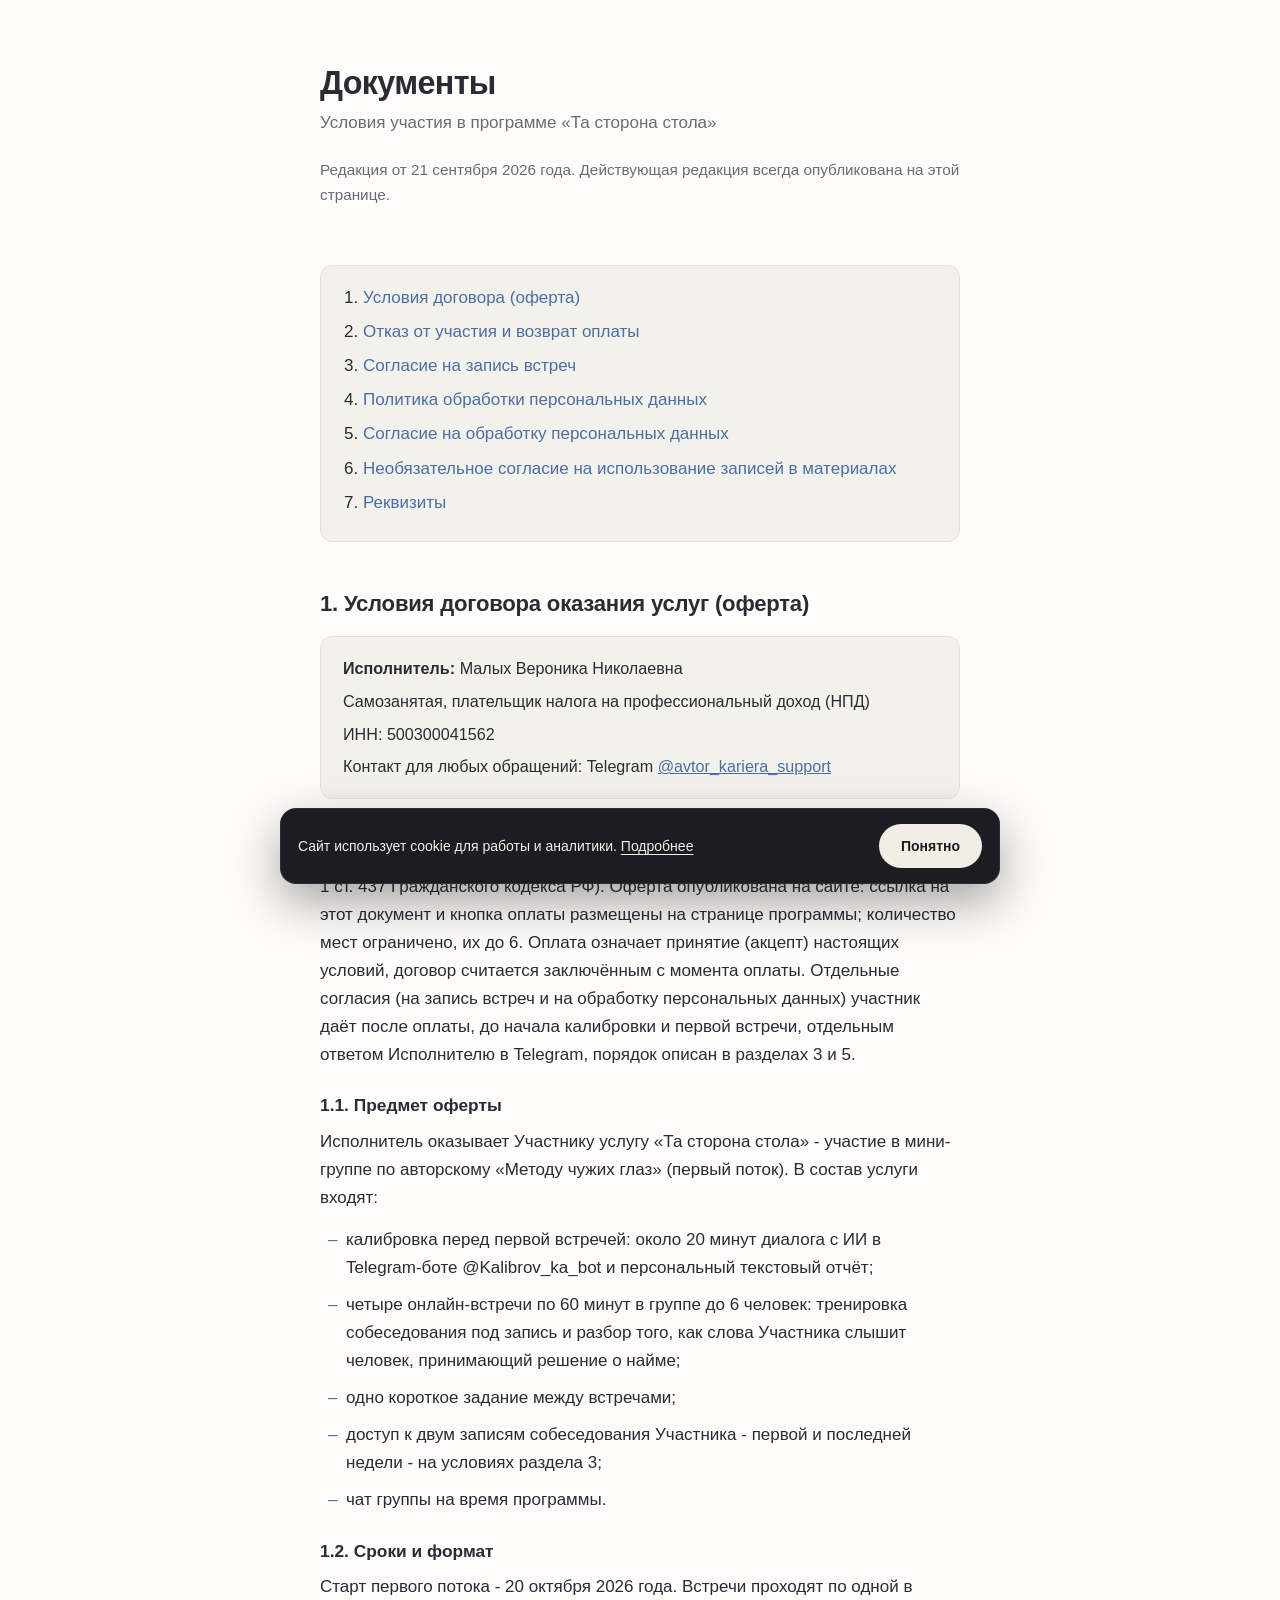
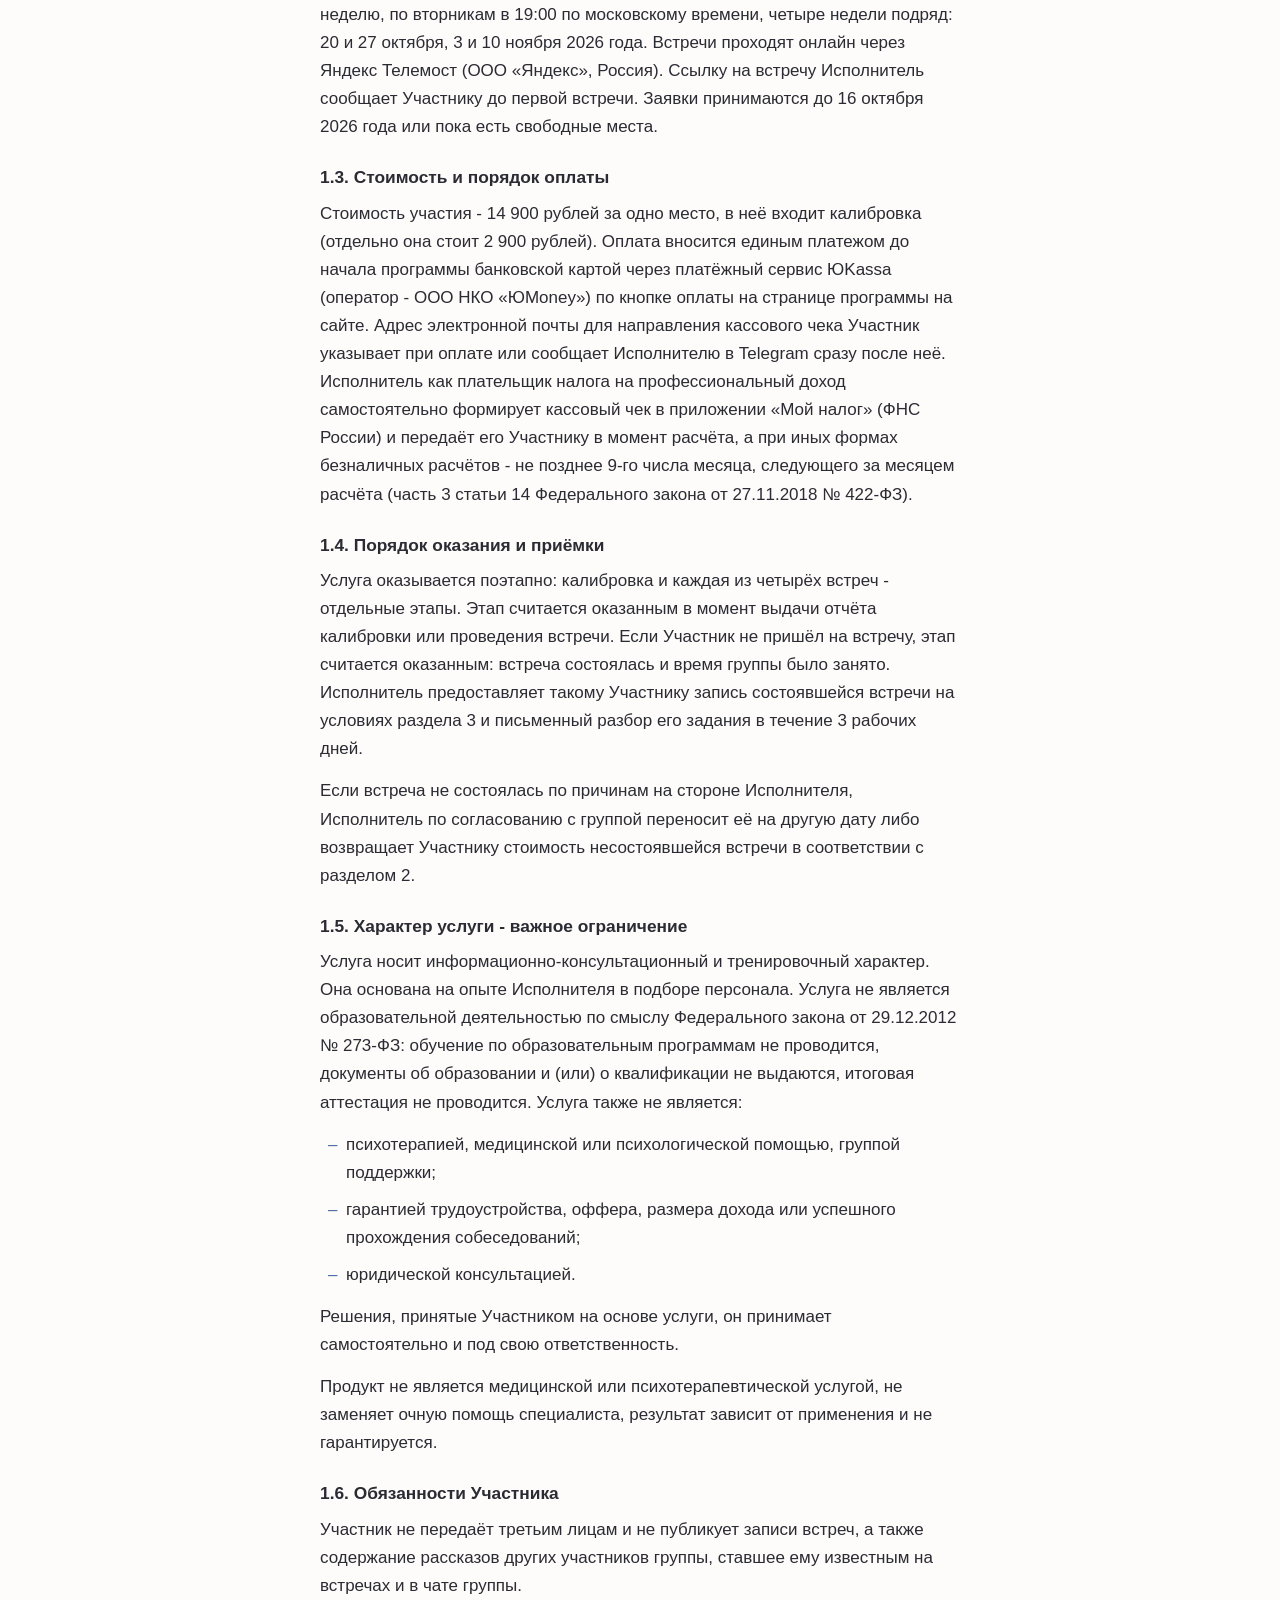
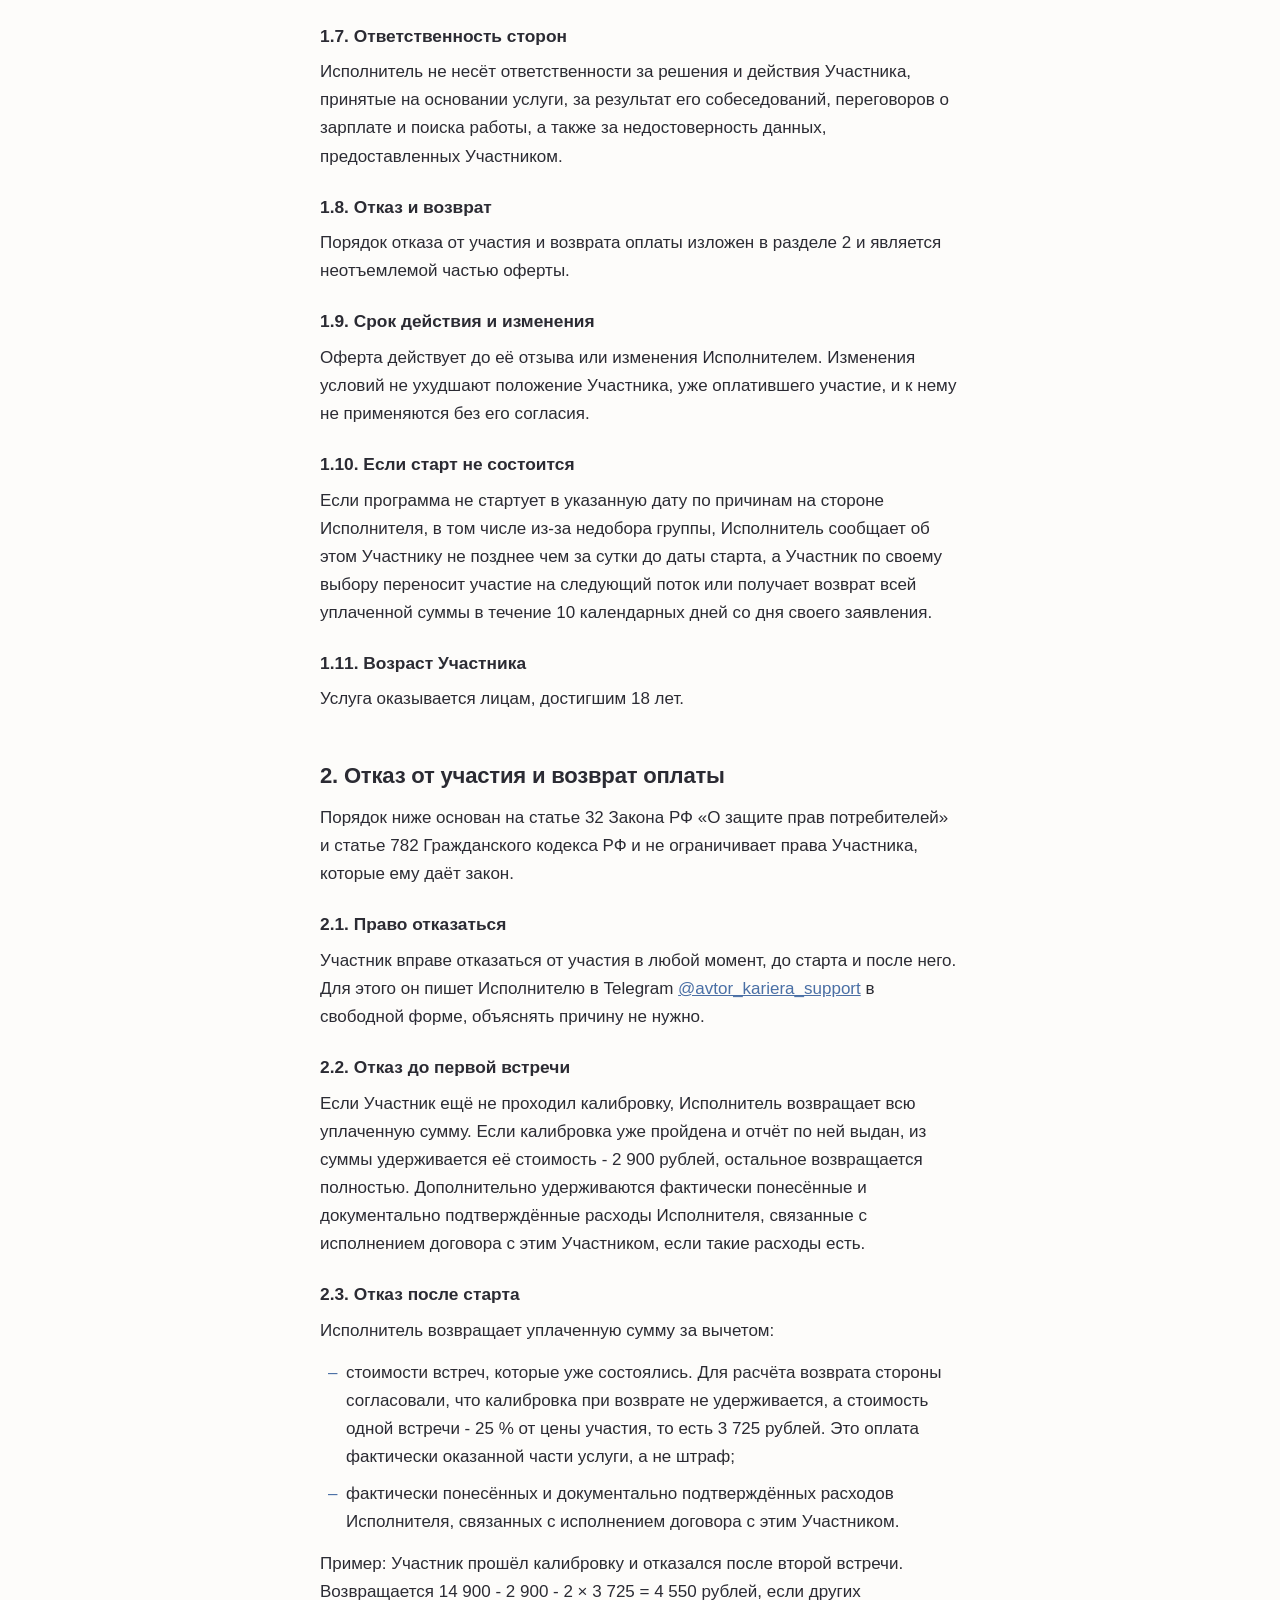
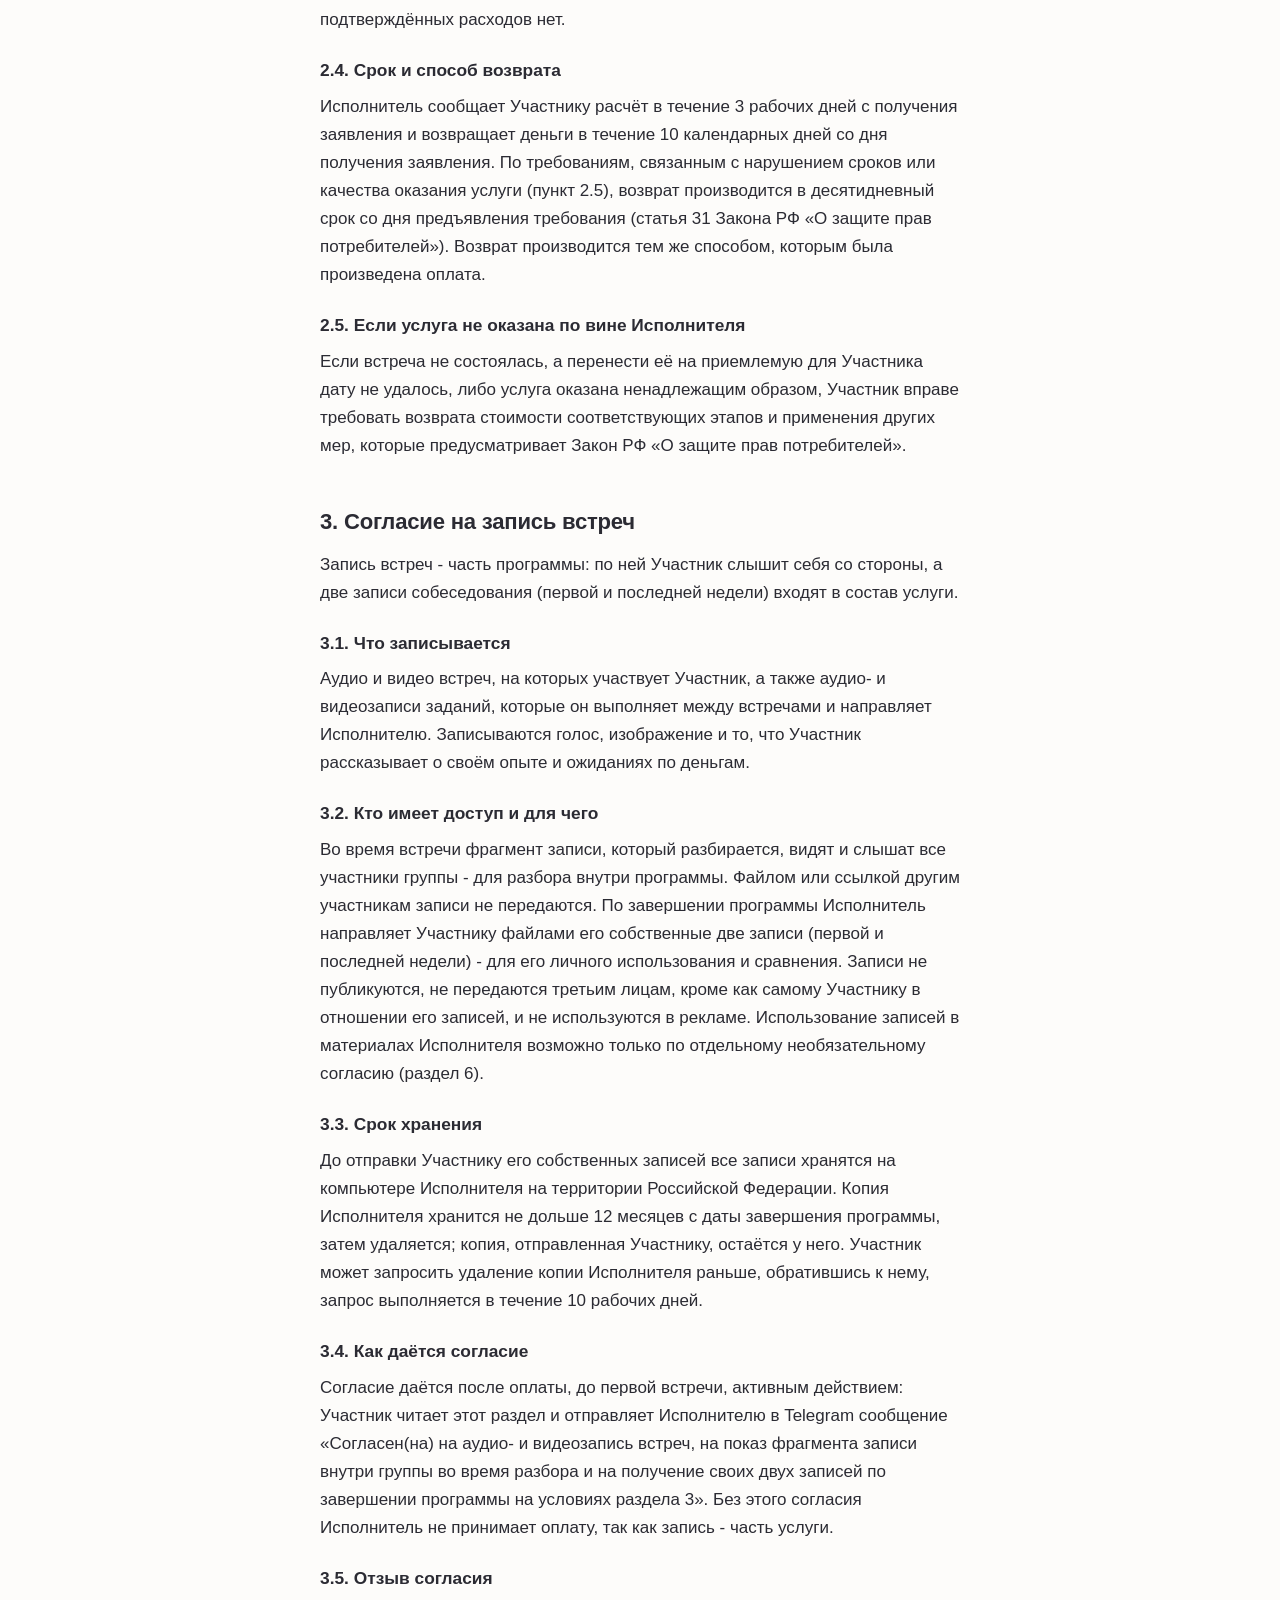
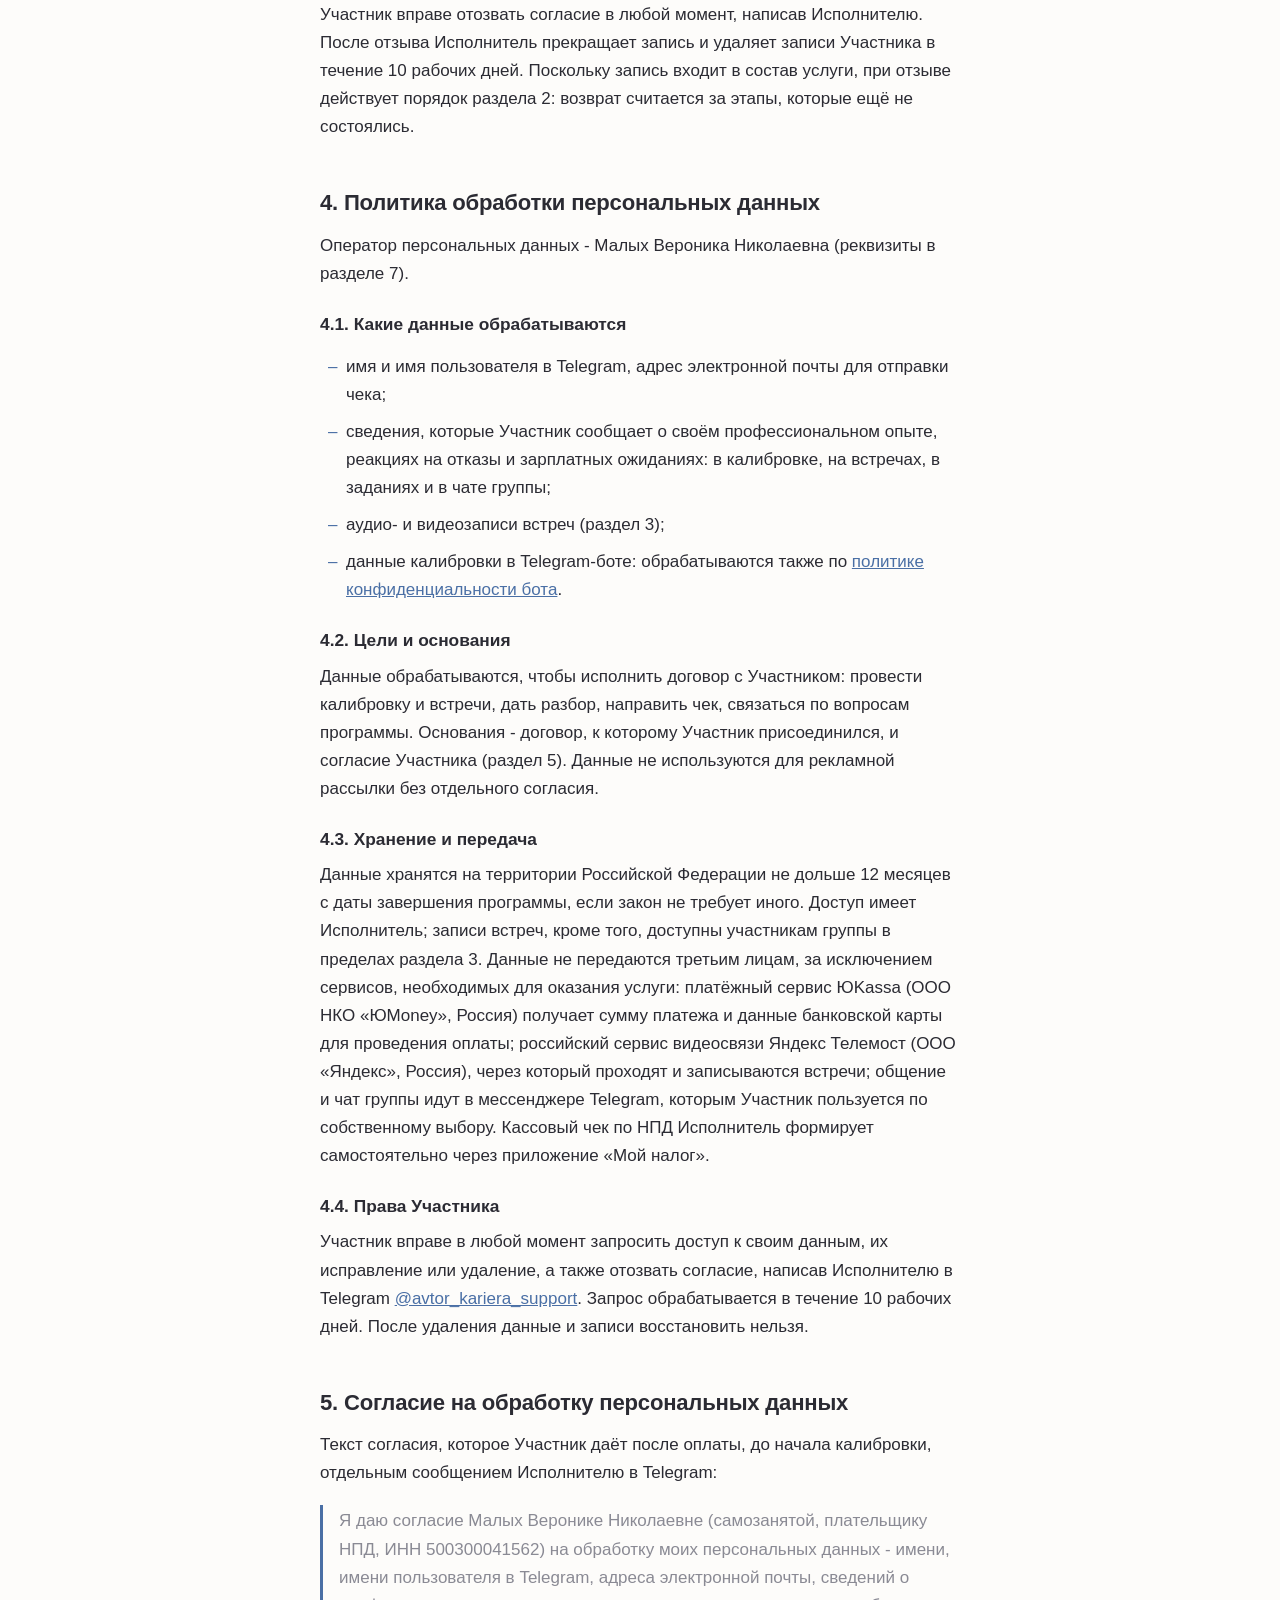
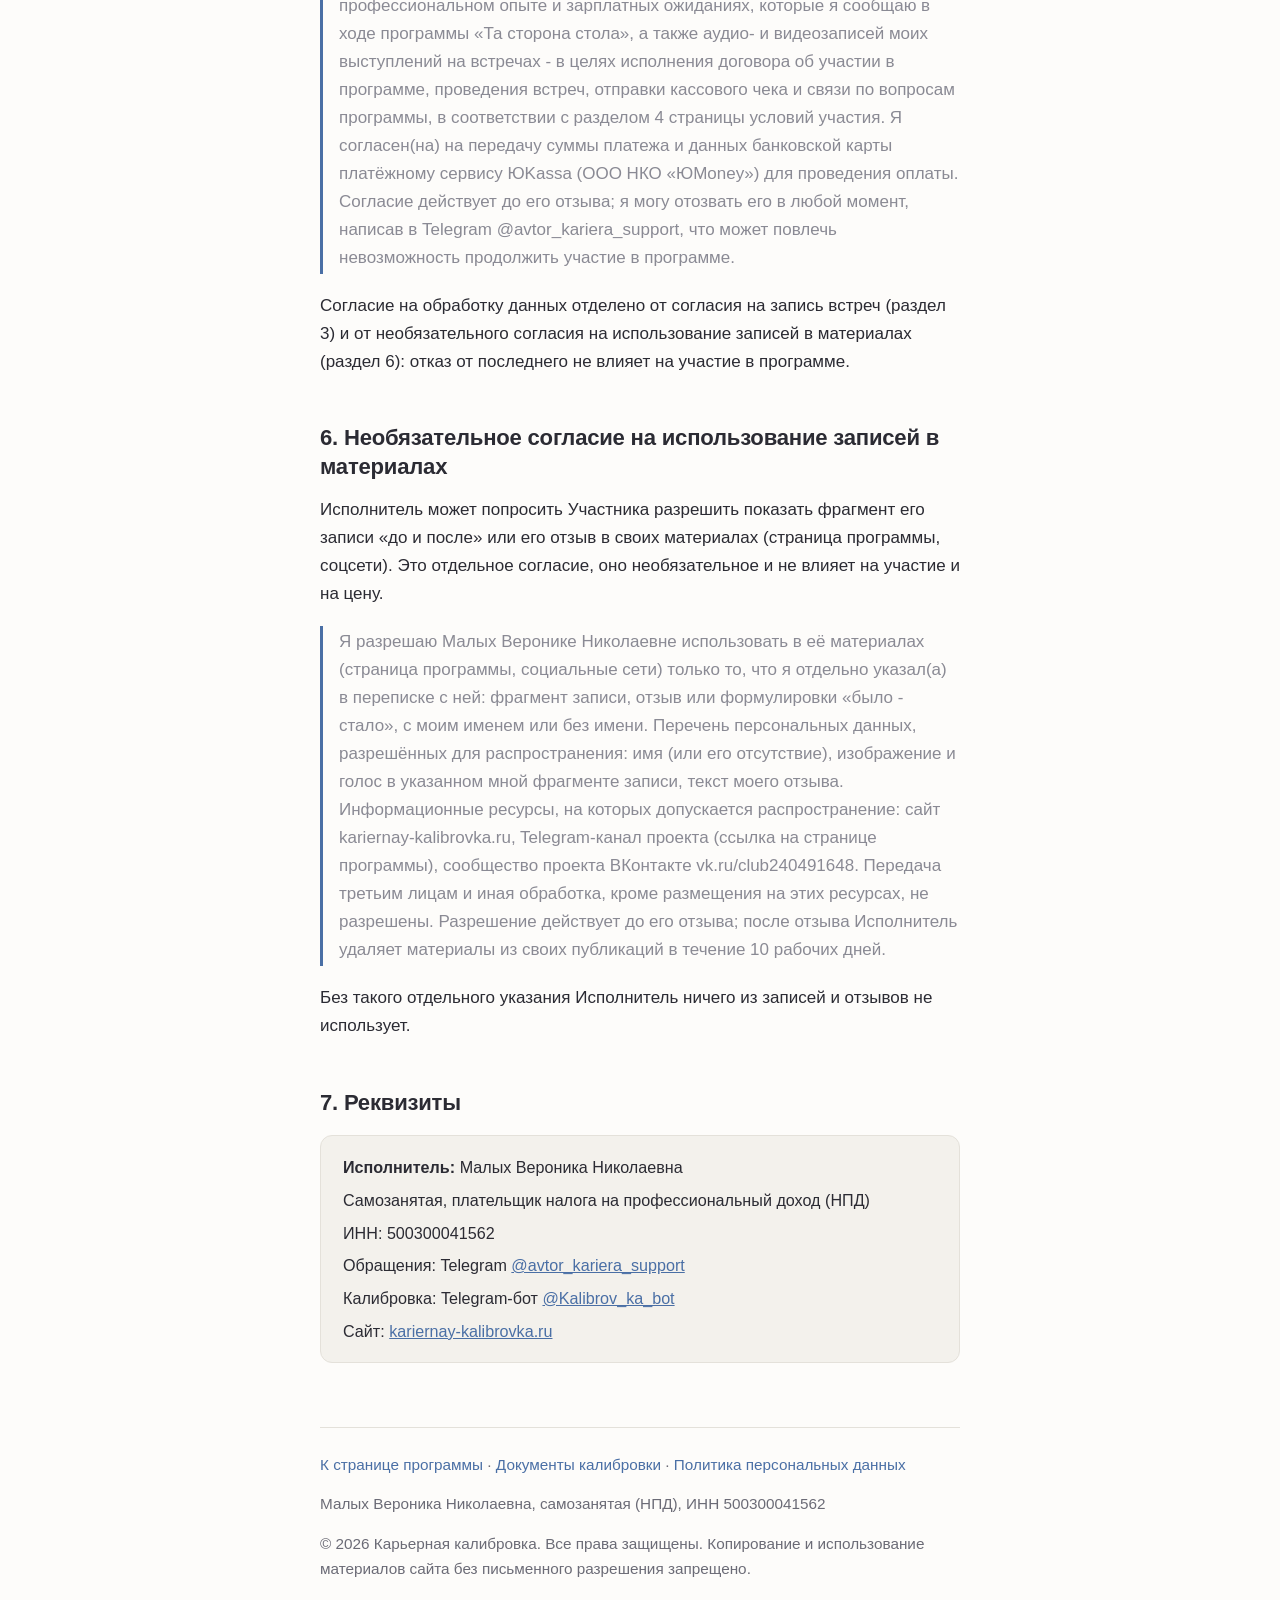
<file: kurs-legal.html>
<!DOCTYPE html>
<html lang="ru">
<head>
<meta charset="utf-8">
<meta name="viewport" content="width=device-width, initial-scale=1">
<title>Документы - Та сторона стола</title>
<meta name="description" content="Публичная оферта, порядок отказа и возврата, согласие на запись встреч, политика обработки персональных данных и реквизиты - программа «Та сторона стола».">
<meta name="robots" content="noindex, nofollow">
<link rel="canonical" href="https://kariernay-kalibrovka.ru/kurs-legal.html">
<link rel="icon" href="data:image/svg+xml,%3Csvg xmlns='http://www.w3.org/2000/svg' viewBox='0 0 100 100'%3E%3Ccircle cx='50' cy='50' r='40' fill='none' stroke='%234a6fa5' stroke-width='8'/%3E%3Ccircle cx='50' cy='50' r='12' fill='%234a6fa5'/%3E%3C/svg%3E">
<style>
:root{
  --bg:#fdfcfa; --text:#2b2b33; --muted:#6b6b76; --accent:#4a6fa5;
  --accent-dark:#3b5a87; --card:#f3f1ec; --border:#e4e1da; --quote:#8a8a94;
}
@media (prefers-color-scheme: dark){
  :root{
    --bg:#17171c; --text:#e8e6e1; --muted:#a2a2ab; --accent:#7fa3d4;
    --accent-dark:#9db9e0; --card:#20202a; --border:#31313d; --quote:#8f8f9a;
  }
}
*{margin:0;padding:0;box-sizing:border-box}
body{
  background:var(--bg); color:var(--text);
  font-family:-apple-system,BlinkMacSystemFont,"Segoe UI",Roboto,"Helvetica Neue",Arial,sans-serif;
  font-size:17px; line-height:1.65;
}
main{max-width:680px; margin:0 auto; padding:24px 20px 64px}
header.doc-head{padding:40px 0 24px}
h1{font-size:1.9em; line-height:1.2; letter-spacing:-0.02em; margin-bottom:6px}
.tagline{color:var(--muted); font-size:1em; margin-bottom:20px}
h2{font-size:1.3em; line-height:1.3; margin:48px 0 14px; letter-spacing:-0.01em; scroll-margin-top:16px}
h3{font-size:1.02em; margin:22px 0 8px}
p{margin-bottom:14px}
a{color:var(--accent)}
.toc{background:var(--card); border:1px solid var(--border); border-radius:12px; padding:18px 22px; margin:20px 0}
.toc ol{margin:0 0 0 20px}
.toc li{margin-bottom:6px}
.toc a{text-decoration:none}
.toc a:hover{text-decoration:underline}
.req{background:var(--card); border:1px solid var(--border); border-radius:12px; padding:18px 22px; margin:18px 0}
.req p{margin-bottom:6px; font-size:.95em}
.req p:last-child{margin-bottom:0}
blockquote{
  border-left:3px solid var(--accent); padding:2px 0 2px 16px;
  color:var(--quote); margin:18px 0;
}
ul.plain{list-style:none; margin:14px 0}
ul.plain li{padding-left:26px; position:relative; margin-bottom:9px}
ul.plain li::before{content:"\2013"; position:absolute; left:8px; color:var(--accent)}
.updated{color:var(--muted); font-size:.9em}
footer{
  margin-top:64px; padding-top:24px; border-top:1px solid var(--border);
  color:var(--muted); font-size:.9em;
}
footer a{color:var(--accent); text-decoration:none}
</style>
</head>
<body>
<main>

<header class="doc-head">
  <h1>Документы</h1>
  <p class="tagline">Условия участия в программе «Та сторона стола»</p>
  <p class="updated">Редакция от 21 сентября 2026 года. Действующая редакция всегда опубликована на этой странице.</p>
</header>

<div class="toc">
  <ol>
    <li><a href="#oferta">Условия договора (оферта)</a></li>
    <li><a href="#vozvrat">Отказ от участия и возврат оплаты</a></li>
    <li><a href="#zapis">Согласие на запись встреч</a></li>
    <li><a href="#pdn">Политика обработки персональных данных</a></li>
    <li><a href="#soglasie-pdn">Согласие на обработку персональных данных</a></li>
    <li><a href="#soglasie-materialy">Необязательное согласие на использование записей в материалах</a></li>
    <li><a href="#rekvizity">Реквизиты</a></li>
  </ol>
</div>

<section>
  <h2 id="oferta">1. Условия договора оказания услуг (оферта)</h2>
  <div class="req">
    <p><strong>Исполнитель:</strong> Малых Вероника Николаевна</p>
    <p>Самозанятая, плательщик налога на профессиональный доход (НПД)</p>
    <p>ИНН: 500300041562</p>
    <p>Контакт для любых обращений: Telegram <a href="https://t.me/avtor_kariera_support">@avtor_kariera_support</a></p>
  </div>
  <p>Настоящий документ содержит условия договора об участии в программе. Информация о программе на сайте является приглашением делать оферты (п. 1 ст. 437 Гражданского кодекса РФ). Оферта опубликована на сайте: ссылка на этот документ и кнопка оплаты размещены на странице программы; количество мест ограничено, их до 6. Оплата означает принятие (акцепт) настоящих условий, договор считается заключённым с момента оплаты. Отдельные согласия (на запись встреч и на обработку персональных данных) участник даёт после оплаты, до начала калибровки и первой встречи, отдельным ответом Исполнителю в Telegram, порядок описан в разделах 3 и 5.</p>

  <h3>1.1. Предмет оферты</h3>
  <p>Исполнитель оказывает Участнику услугу «Та сторона стола» - участие в мини-группе по авторскому «Методу чужих глаз» (первый поток). В состав услуги входят:</p>
  <ul class="plain">
    <li>калибровка перед первой встречей: около 20 минут диалога с ИИ в Telegram-боте @Kalibrov_ka_bot и персональный текстовый отчёт;</li>
    <li>четыре онлайн-встречи по 60 минут в группе до 6 человек: тренировка собеседования под запись и разбор того, как слова Участника слышит человек, принимающий решение о найме;</li>
    <li>одно короткое задание между встречами;</li>
    <li>доступ к двум записям собеседования Участника - первой и последней недели - на условиях раздела 3;</li>
    <li>чат группы на время программы.</li>
  </ul>

  <h3>1.2. Сроки и формат</h3>
  <p>Старт первого потока - 20 октября 2026 года. Встречи проходят по одной в неделю, по вторникам в 19:00 по московскому времени, четыре недели подряд: 20 и 27 октября, 3 и 10 ноября 2026 года. Встречи проходят онлайн через Яндекс Телемост (ООО «Яндекс», Россия). Ссылку на встречу Исполнитель сообщает Участнику до первой встречи. Заявки принимаются до 16 октября 2026 года или пока есть свободные места.</p>

  <h3>1.3. Стоимость и порядок оплаты</h3>
  <p>Стоимость участия - 14 900 рублей за одно место, в неё входит калибровка (отдельно она стоит 2 900 рублей). Оплата вносится единым платежом до начала программы банковской картой через платёжный сервис ЮKassa (оператор - ООО НКО «ЮMoney») по кнопке оплаты на странице программы на сайте. Адрес электронной почты для направления кассового чека Участник указывает при оплате или сообщает Исполнителю в Telegram сразу после неё. Исполнитель как плательщик налога на профессиональный доход самостоятельно формирует кассовый чек в приложении «Мой налог» (ФНС России) и передаёт его Участнику в момент расчёта, а при иных формах безналичных расчётов - не позднее 9-го числа месяца, следующего за месяцем расчёта (часть 3 статьи 14 Федерального закона от 27.11.2018 № 422-ФЗ).</p>

  <h3>1.4. Порядок оказания и приёмки</h3>
  <p>Услуга оказывается поэтапно: калибровка и каждая из четырёх встреч - отдельные этапы. Этап считается оказанным в момент выдачи отчёта калибровки или проведения встречи. Если Участник не пришёл на встречу, этап считается оказанным: встреча состоялась и время группы было занято. Исполнитель предоставляет такому Участнику запись состоявшейся встречи на условиях раздела 3 и письменный разбор его задания в течение 3 рабочих дней.</p>
  <p>Если встреча не состоялась по причинам на стороне Исполнителя, Исполнитель по согласованию с группой переносит её на другую дату либо возвращает Участнику стоимость несостоявшейся встречи в соответствии с разделом 2.</p>

  <h3>1.5. Характер услуги - важное ограничение</h3>
  <p>Услуга носит информационно-консультационный и тренировочный характер. Она основана на опыте Исполнителя в подборе персонала. Услуга не является образовательной деятельностью по смыслу Федерального закона от 29.12.2012 № 273-ФЗ: обучение по образовательным программам не проводится, документы об образовании и (или) о квалификации не выдаются, итоговая аттестация не проводится. Услуга также не является:</p>
  <ul class="plain">
    <li>психотерапией, медицинской или психологической помощью, группой поддержки;</li>
    <li>гарантией трудоустройства, оффера, размера дохода или успешного прохождения собеседований;</li>
    <li>юридической консультацией.</li>
  </ul>
  <p>Решения, принятые Участником на основе услуги, он принимает самостоятельно и под свою ответственность.</p>
  <p>Продукт не является медицинской или психотерапевтической услугой, не заменяет очную помощь специалиста, результат зависит от применения и не гарантируется.</p>

  <h3>1.6. Обязанности Участника</h3>
  <p>Участник не передаёт третьим лицам и не публикует записи встреч, а также содержание рассказов других участников группы, ставшее ему известным на встречах и в чате группы.</p>

  <h3>1.7. Ответственность сторон</h3>
  <p>Исполнитель не несёт ответственности за решения и действия Участника, принятые на основании услуги, за результат его собеседований, переговоров о зарплате и поиска работы, а также за недостоверность данных, предоставленных Участником.</p>

  <h3>1.8. Отказ и возврат</h3>
  <p>Порядок отказа от участия и возврата оплаты изложен в разделе 2 и является неотъемлемой частью оферты.</p>

  <h3>1.9. Срок действия и изменения</h3>
  <p>Оферта действует до её отзыва или изменения Исполнителем. Изменения условий не ухудшают положение Участника, уже оплатившего участие, и к нему не применяются без его согласия.</p>

  <h3>1.10. Если старт не состоится</h3>
  <p>Если программа не стартует в указанную дату по причинам на стороне Исполнителя, в том числе из-за недобора группы, Исполнитель сообщает об этом Участнику не позднее чем за сутки до даты старта, а Участник по своему выбору переносит участие на следующий поток или получает возврат всей уплаченной суммы в течение 10 календарных дней со дня своего заявления.</p>

  <h3>1.11. Возраст Участника</h3>
  <p>Услуга оказывается лицам, достигшим 18 лет.</p>
</section>

<section>
  <h2 id="vozvrat">2. Отказ от участия и возврат оплаты</h2>
  <p>Порядок ниже основан на статье 32 Закона РФ «О защите прав потребителей» и статье 782 Гражданского кодекса РФ и не ограничивает права Участника, которые ему даёт закон.</p>

  <h3>2.1. Право отказаться</h3>
  <p>Участник вправе отказаться от участия в любой момент, до старта и после него. Для этого он пишет Исполнителю в Telegram <a href="https://t.me/avtor_kariera_support">@avtor_kariera_support</a> в свободной форме, объяснять причину не нужно.</p>

  <h3>2.2. Отказ до первой встречи</h3>
  <p>Если Участник ещё не проходил калибровку, Исполнитель возвращает всю уплаченную сумму. Если калибровка уже пройдена и отчёт по ней выдан, из суммы удерживается её стоимость - 2 900 рублей, остальное возвращается полностью. Дополнительно удерживаются фактически понесённые и документально подтверждённые расходы Исполнителя, связанные с исполнением договора с этим Участником, если такие расходы есть.</p>

  <h3>2.3. Отказ после старта</h3>
  <p>Исполнитель возвращает уплаченную сумму за вычетом:</p>
  <ul class="plain">
    <li>стоимости встреч, которые уже состоялись. Для расчёта возврата стороны согласовали, что калибровка при возврате не удерживается, а стоимость одной встречи - 25 % от цены участия, то есть 3 725 рублей. Это оплата фактически оказанной части услуги, а не штраф;</li>
    <li>фактически понесённых и документально подтверждённых расходов Исполнителя, связанных с исполнением договора с этим Участником.</li>
  </ul>
  <p>Пример: Участник прошёл калибровку и отказался после второй встречи. Возвращается 14 900 - 2 900 - 2 × 3 725 = 4 550 рублей, если других подтверждённых расходов нет.</p>

  <h3>2.4. Срок и способ возврата</h3>
  <p>Исполнитель сообщает Участнику расчёт в течение 3 рабочих дней с получения заявления и возвращает деньги в течение 10 календарных дней со дня получения заявления. По требованиям, связанным с нарушением сроков или качества оказания услуги (пункт 2.5), возврат производится в десятидневный срок со дня предъявления требования (статья 31 Закона РФ «О защите прав потребителей»). Возврат производится тем же способом, которым была произведена оплата.</p>

  <h3>2.5. Если услуга не оказана по вине Исполнителя</h3>
  <p>Если встреча не состоялась, а перенести её на приемлемую для Участника дату не удалось, либо услуга оказана ненадлежащим образом, Участник вправе требовать возврата стоимости соответствующих этапов и применения других мер, которые предусматривает Закон РФ «О защите прав потребителей».</p>
</section>

<section>
  <h2 id="zapis">3. Согласие на запись встреч</h2>
  <p>Запись встреч - часть программы: по ней Участник слышит себя со стороны, а две записи собеседования (первой и последней недели) входят в состав услуги.</p>

  <h3>3.1. Что записывается</h3>
  <p>Аудио и видео встреч, на которых участвует Участник, а также аудио- и видеозаписи заданий, которые он выполняет между встречами и направляет Исполнителю. Записываются голос, изображение и то, что Участник рассказывает о своём опыте и ожиданиях по деньгам.</p>

  <h3>3.2. Кто имеет доступ и для чего</h3>
  <p>Во время встречи фрагмент записи, который разбирается, видят и слышат все участники группы - для разбора внутри программы. Файлом или ссылкой другим участникам записи не передаются. По завершении программы Исполнитель направляет Участнику файлами его собственные две записи (первой и последней недели) - для его личного использования и сравнения. Записи не публикуются, не передаются третьим лицам, кроме как самому Участнику в отношении его записей, и не используются в рекламе. Использование записей в материалах Исполнителя возможно только по отдельному необязательному согласию (раздел 6).</p>

  <h3>3.3. Срок хранения</h3>
  <p>До отправки Участнику его собственных записей все записи хранятся на компьютере Исполнителя на территории Российской Федерации. Копия Исполнителя хранится не дольше 12 месяцев с даты завершения программы, затем удаляется; копия, отправленная Участнику, остаётся у него. Участник может запросить удаление копии Исполнителя раньше, обратившись к нему, запрос выполняется в течение 10 рабочих дней.</p>

  <h3>3.4. Как даётся согласие</h3>
  <p>Согласие даётся после оплаты, до первой встречи, активным действием: Участник читает этот раздел и отправляет Исполнителю в Telegram сообщение «Согласен(на) на аудио- и видеозапись встреч, на показ фрагмента записи внутри группы во время разбора и на получение своих двух записей по завершении программы на условиях раздела 3». Без этого согласия Исполнитель не принимает оплату, так как запись - часть услуги.</p>

  <h3>3.5. Отзыв согласия</h3>
  <p>Участник вправе отозвать согласие в любой момент, написав Исполнителю. После отзыва Исполнитель прекращает запись и удаляет записи Участника в течение 10 рабочих дней. Поскольку запись входит в состав услуги, при отзыве действует порядок раздела 2: возврат считается за этапы, которые ещё не состоялись.</p>
</section>

<section>
  <h2 id="pdn">4. Политика обработки персональных данных</h2>
  <p>Оператор персональных данных - Малых Вероника Николаевна (реквизиты в разделе 7).</p>

  <h3>4.1. Какие данные обрабатываются</h3>
  <ul class="plain">
    <li>имя и имя пользователя в Telegram, адрес электронной почты для отправки чека;</li>
    <li>сведения, которые Участник сообщает о своём профессиональном опыте, реакциях на отказы и зарплатных ожиданиях: в калибровке, на встречах, в заданиях и в чате группы;</li>
    <li>аудио- и видеозаписи встреч (раздел 3);</li>
    <li>данные калибровки в Telegram-боте: обрабатываются также по <a href="legal.html#privacy">политике конфиденциальности бота</a>.</li>
  </ul>

  <h3>4.2. Цели и основания</h3>
  <p>Данные обрабатываются, чтобы исполнить договор с Участником: провести калибровку и встречи, дать разбор, направить чек, связаться по вопросам программы. Основания - договор, к которому Участник присоединился, и согласие Участника (раздел 5). Данные не используются для рекламной рассылки без отдельного согласия.</p>

  <h3>4.3. Хранение и передача</h3>
  <p>Данные хранятся на территории Российской Федерации не дольше 12 месяцев с даты завершения программы, если закон не требует иного. Доступ имеет Исполнитель; записи встреч, кроме того, доступны участникам группы в пределах раздела 3. Данные не передаются третьим лицам, за исключением сервисов, необходимых для оказания услуги: платёжный сервис ЮKassa (ООО НКО «ЮMoney», Россия) получает сумму платежа и данные банковской карты для проведения оплаты; российский сервис видеосвязи Яндекс Телемост (ООО «Яндекс», Россия), через который проходят и записываются встречи; общение и чат группы идут в мессенджере Telegram, которым Участник пользуется по собственному выбору. Кассовый чек по НПД Исполнитель формирует самостоятельно через приложение «Мой налог».</p>

  <h3>4.4. Права Участника</h3>
  <p>Участник вправе в любой момент запросить доступ к своим данным, их исправление или удаление, а также отозвать согласие, написав Исполнителю в Telegram <a href="https://t.me/avtor_kariera_support">@avtor_kariera_support</a>. Запрос обрабатывается в течение 10 рабочих дней. После удаления данные и записи восстановить нельзя.</p>
</section>

<section>
  <h2 id="soglasie-pdn">5. Согласие на обработку персональных данных</h2>
  <p>Текст согласия, которое Участник даёт после оплаты, до начала калибровки, отдельным сообщением Исполнителю в Telegram:</p>
  <blockquote>Я даю согласие Малых Веронике Николаевне (самозанятой, плательщику НПД, ИНН 500300041562) на обработку моих персональных данных - имени, имени пользователя в Telegram, адреса электронной почты, сведений о профессиональном опыте и зарплатных ожиданиях, которые я сообщаю в ходе программы «Та сторона стола», а также аудио- и видеозаписей моих выступлений на встречах - в целях исполнения договора об участии в программе, проведения встреч, отправки кассового чека и связи по вопросам программы, в соответствии с разделом 4 страницы условий участия. Я согласен(на) на передачу суммы платежа и данных банковской карты платёжному сервису ЮKassa (ООО НКО «ЮMoney») для проведения оплаты. Согласие действует до его отзыва; я могу отозвать его в любой момент, написав в Telegram @avtor_kariera_support, что может повлечь невозможность продолжить участие в программе.</blockquote>
  <p>Согласие на обработку данных отделено от согласия на запись встреч (раздел 3) и от необязательного согласия на использование записей в материалах (раздел 6): отказ от последнего не влияет на участие в программе.</p>
</section>

<section>
  <h2 id="soglasie-materialy">6. Необязательное согласие на использование записей в материалах</h2>
  <p>Исполнитель может попросить Участника разрешить показать фрагмент его записи «до и после» или его отзыв в своих материалах (страница программы, соцсети). Это отдельное согласие, оно необязательное и не влияет на участие и на цену.</p>
  <blockquote>Я разрешаю Малых Веронике Николаевне использовать в её материалах (страница программы, социальные сети) только то, что я отдельно указал(а) в переписке с ней: фрагмент записи, отзыв или формулировки «было - стало», с моим именем или без имени. Перечень персональных данных, разрешённых для распространения: имя (или его отсутствие), изображение и голос в указанном мной фрагменте записи, текст моего отзыва. Информационные ресурсы, на которых допускается распространение: сайт kariernay-kalibrovka.ru, Telegram-канал проекта (ссылка на странице программы), сообщество проекта ВКонтакте vk.ru/club240491648. Передача третьим лицам и иная обработка, кроме размещения на этих ресурсах, не разрешены. Разрешение действует до его отзыва; после отзыва Исполнитель удаляет материалы из своих публикаций в течение 10 рабочих дней.</blockquote>
  <p>Без такого отдельного указания Исполнитель ничего из записей и отзывов не использует.</p>
</section>

<section>
  <h2 id="rekvizity">7. Реквизиты</h2>
  <div class="req">
    <p><strong>Исполнитель:</strong> Малых Вероника Николаевна</p>
    <p>Самозанятая, плательщик налога на профессиональный доход (НПД)</p>
    <p>ИНН: 500300041562</p>
    <p>Обращения: Telegram <a href="https://t.me/avtor_kariera_support">@avtor_kariera_support</a></p>
    <p>Калибровка: Telegram-бот <a href="https://t.me/Kalibrov_ka_bot">@Kalibrov_ka_bot</a></p>
    <p>Сайт: <a href="https://kariernay-kalibrovka.ru/">kariernay-kalibrovka.ru</a></p>
  </div>
</section>

<footer>
  <p><a href="kurs.html">К странице программы</a> · <a href="legal.html">Документы калибровки</a> · <a href="/policy">Политика персональных данных</a></p>
  <p>Малых Вероника Николаевна, самозанятая (НПД), ИНН 500300041562</p>
  <p>© 2026 Карьерная калибровка. Все права защищены. Копирование и использование материалов сайта без письменного разрешения запрещено.</p>
</footer>

</main>
<script>(function(){function go(){if(!location.hash)return;var el=document.getElementById(location.hash.slice(1));if(el)el.scrollIntoView();}window.addEventListener("load",function(){go();(document.fonts&&document.fonts.ready?document.fonts.ready:Promise.resolve()).then(function(){setTimeout(go,50);});});})();</script>
<script src="/cookie-banner.js" defer></script>
</body>
</html>
</file>
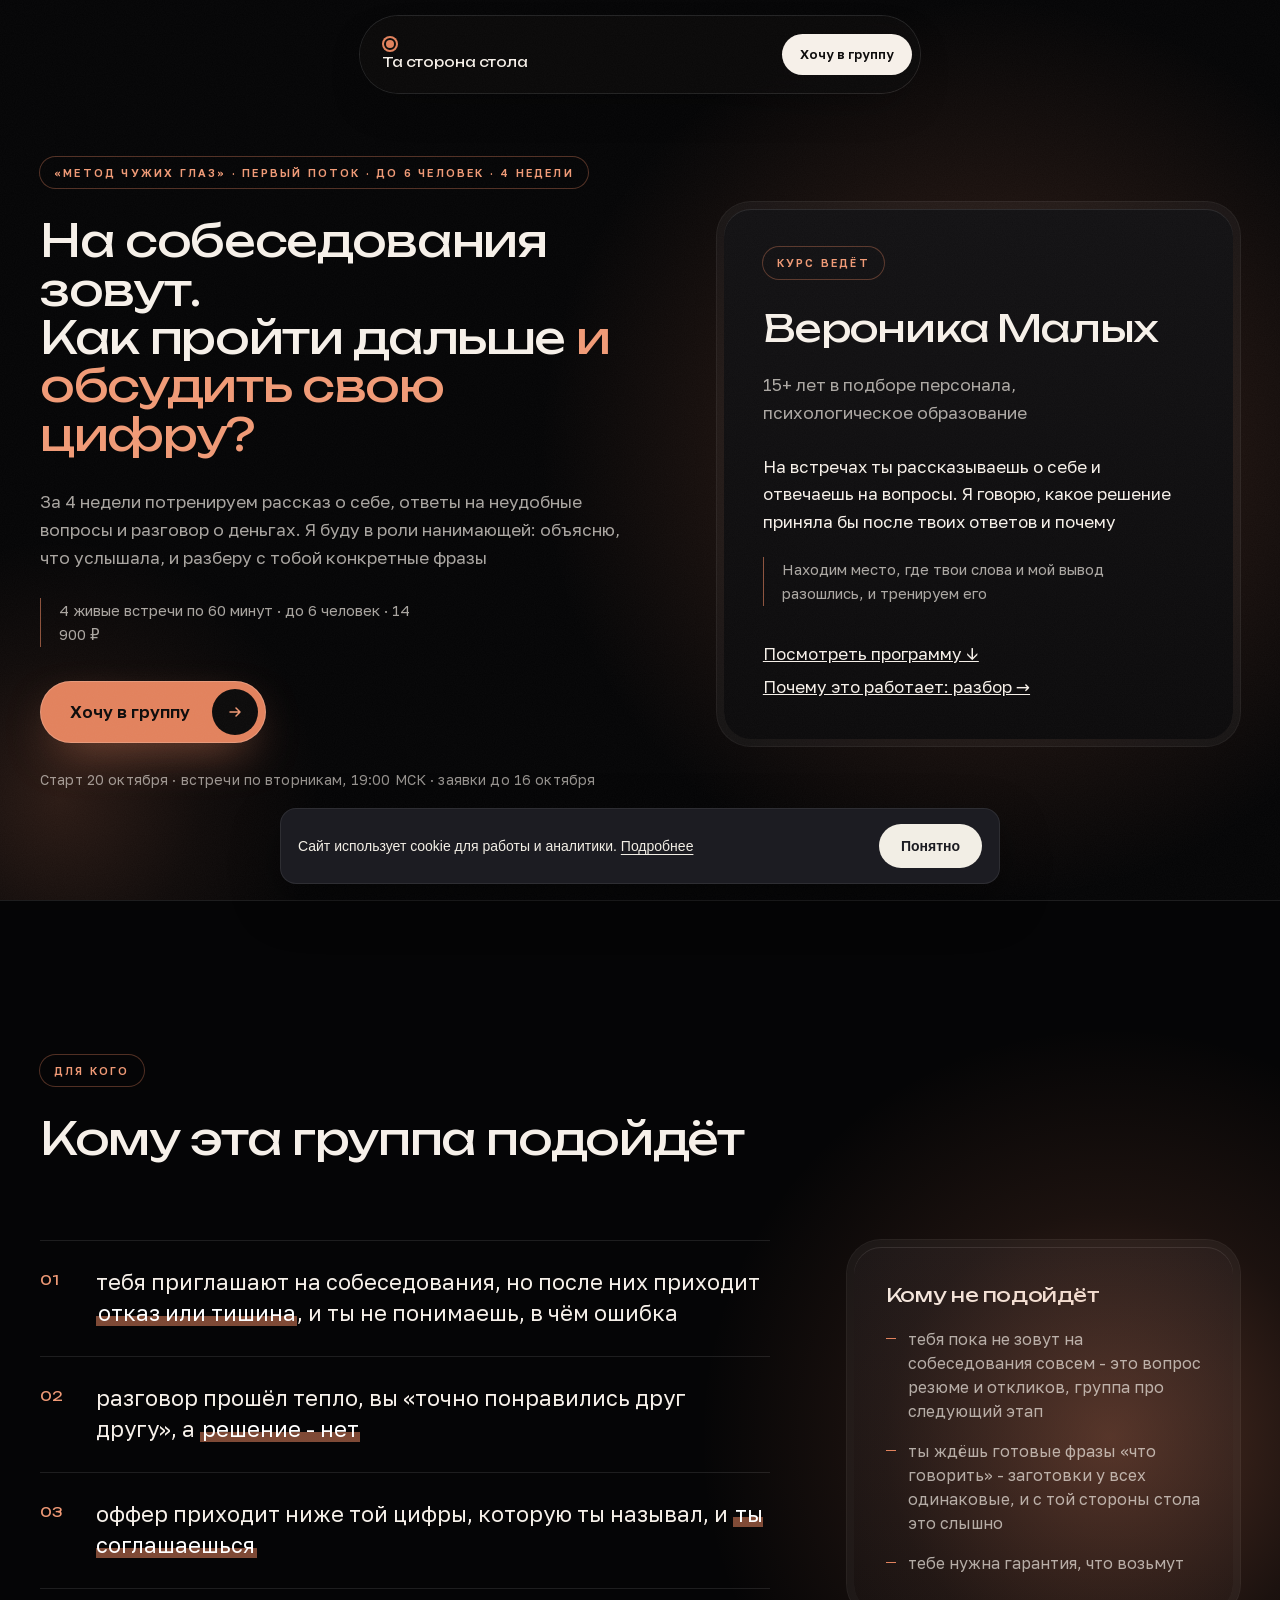
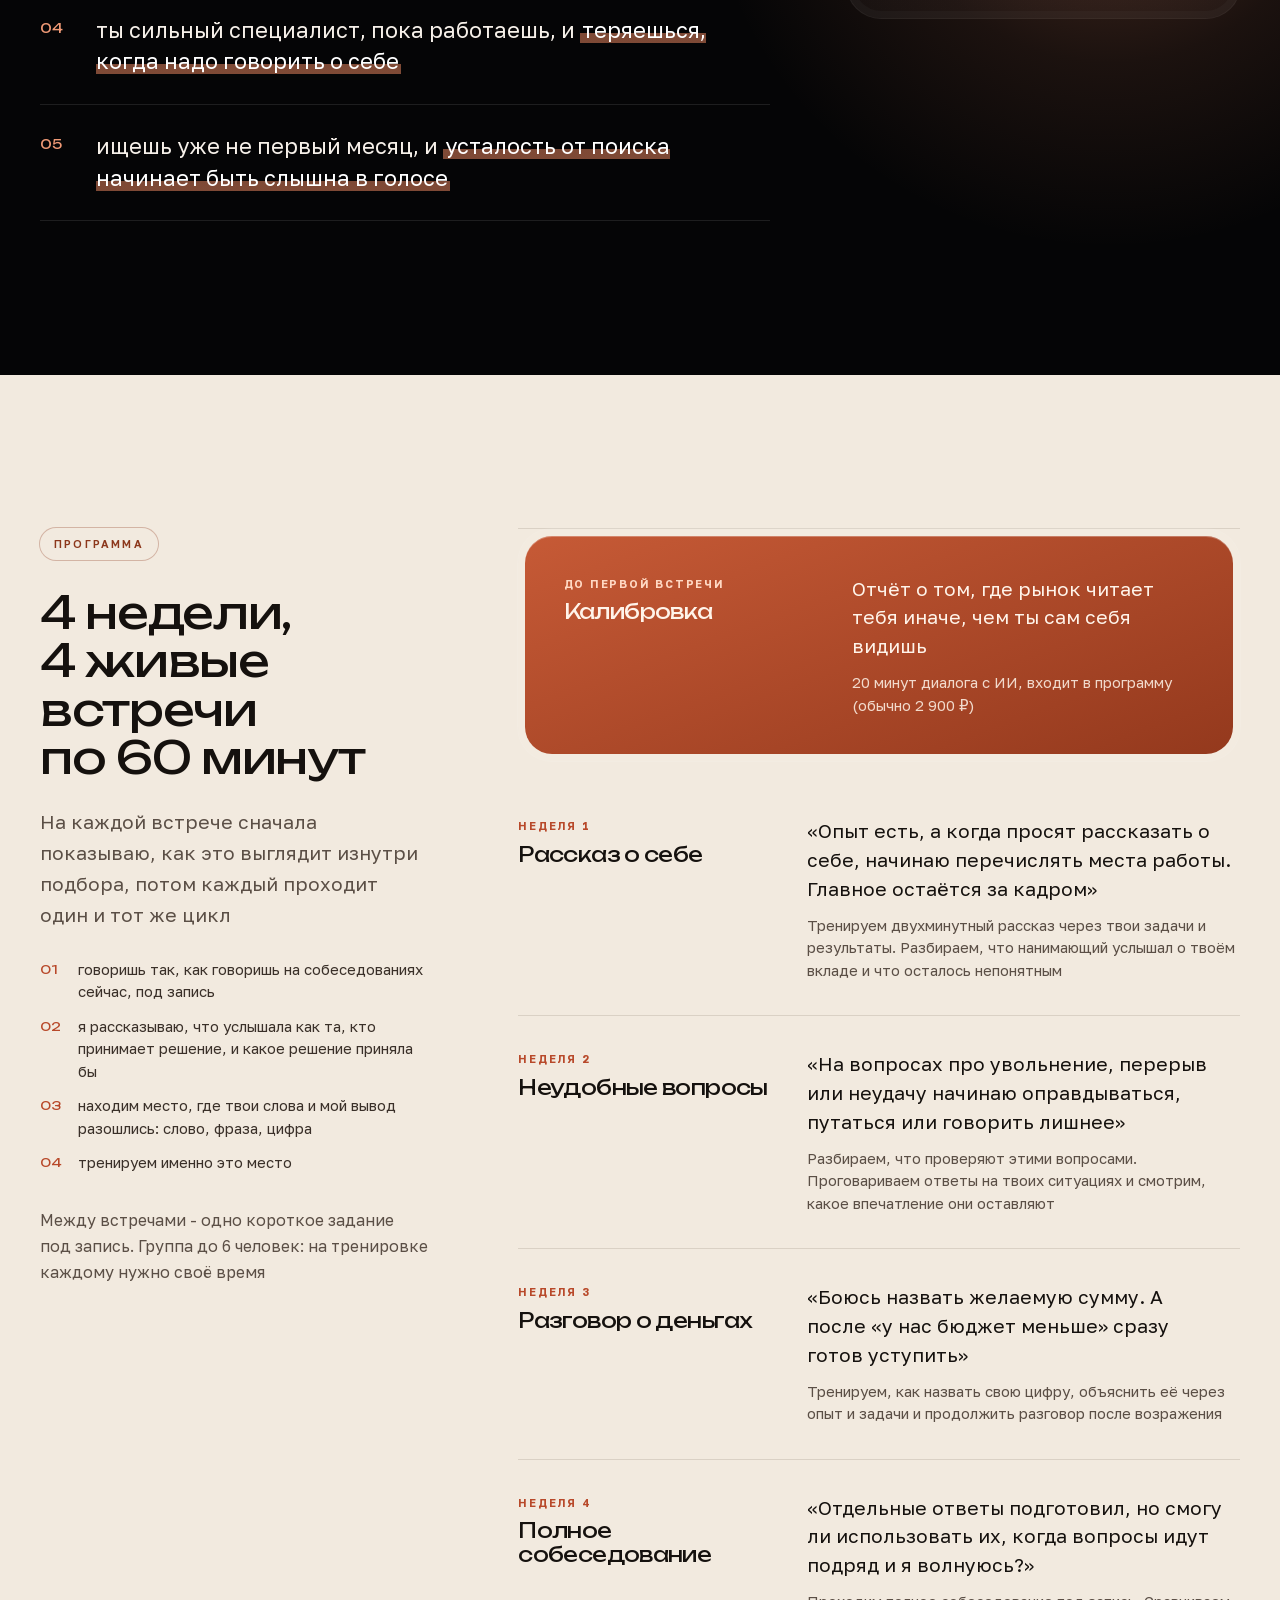
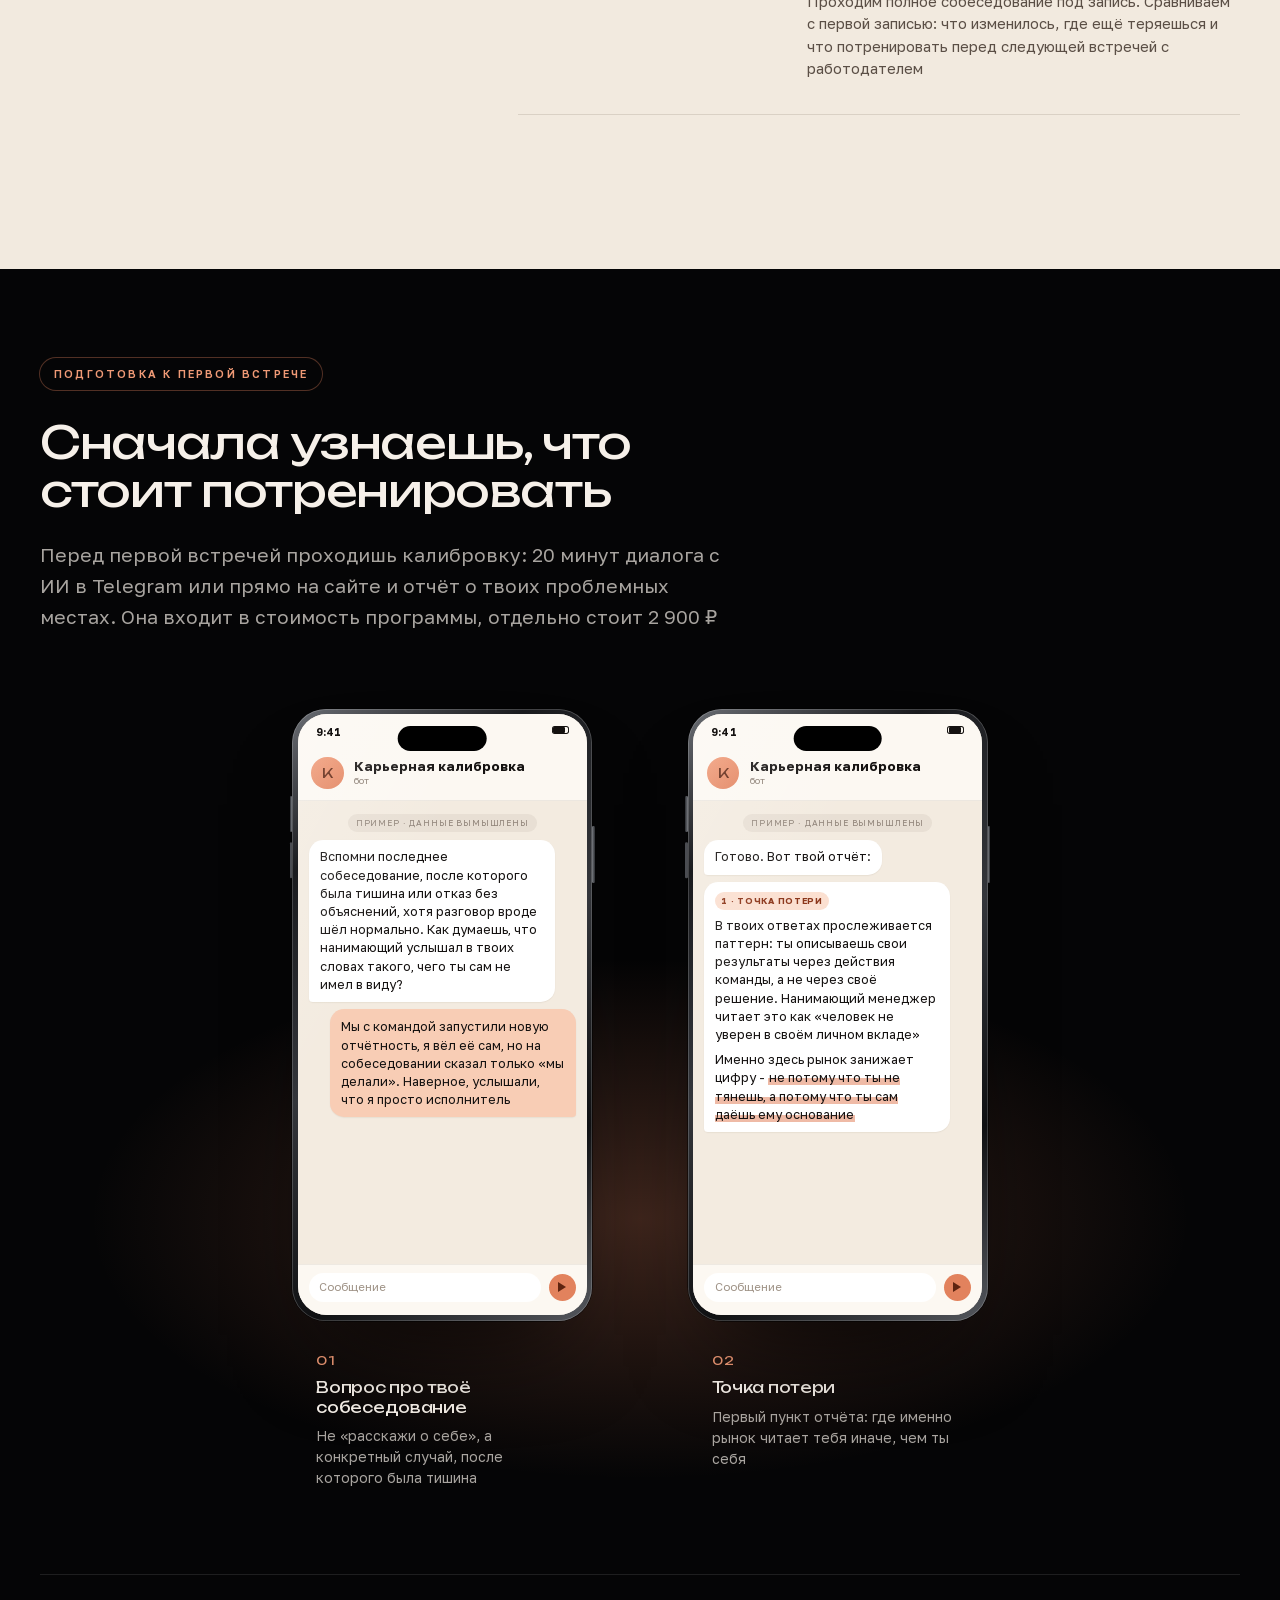
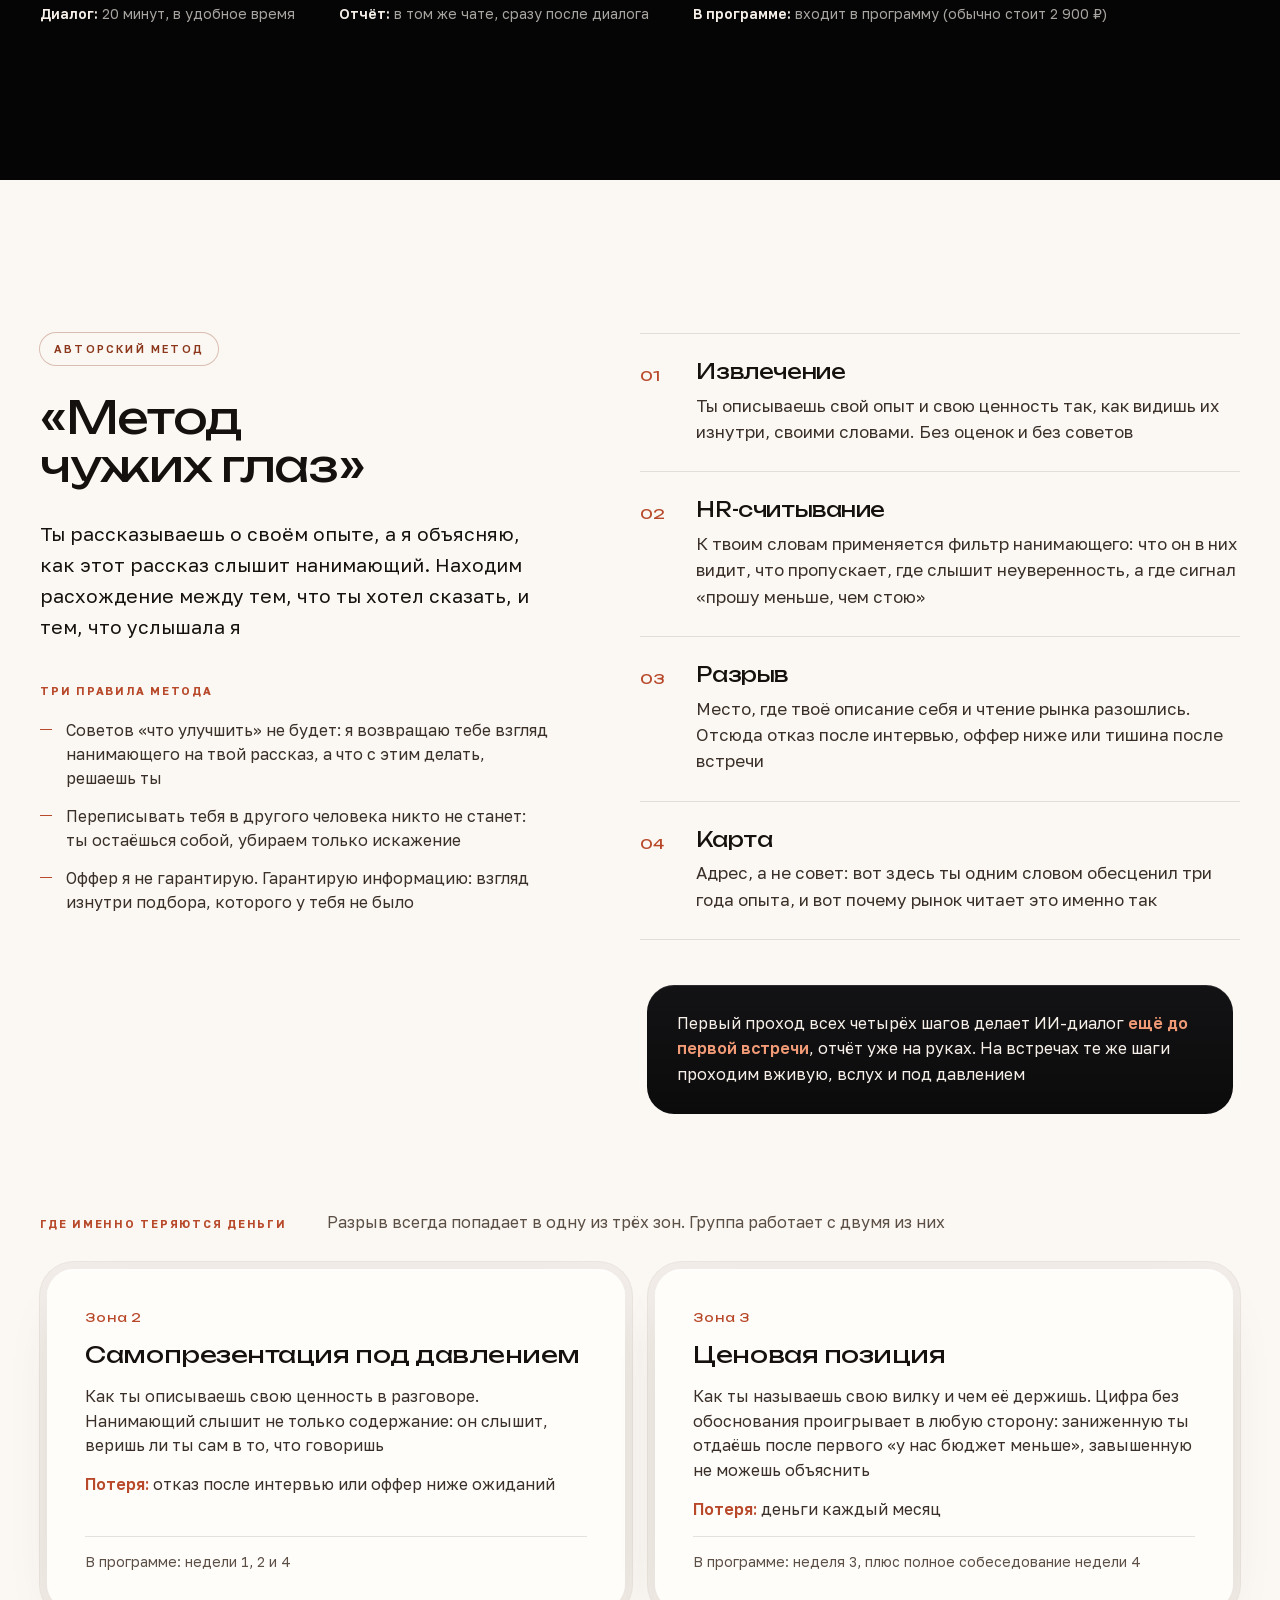
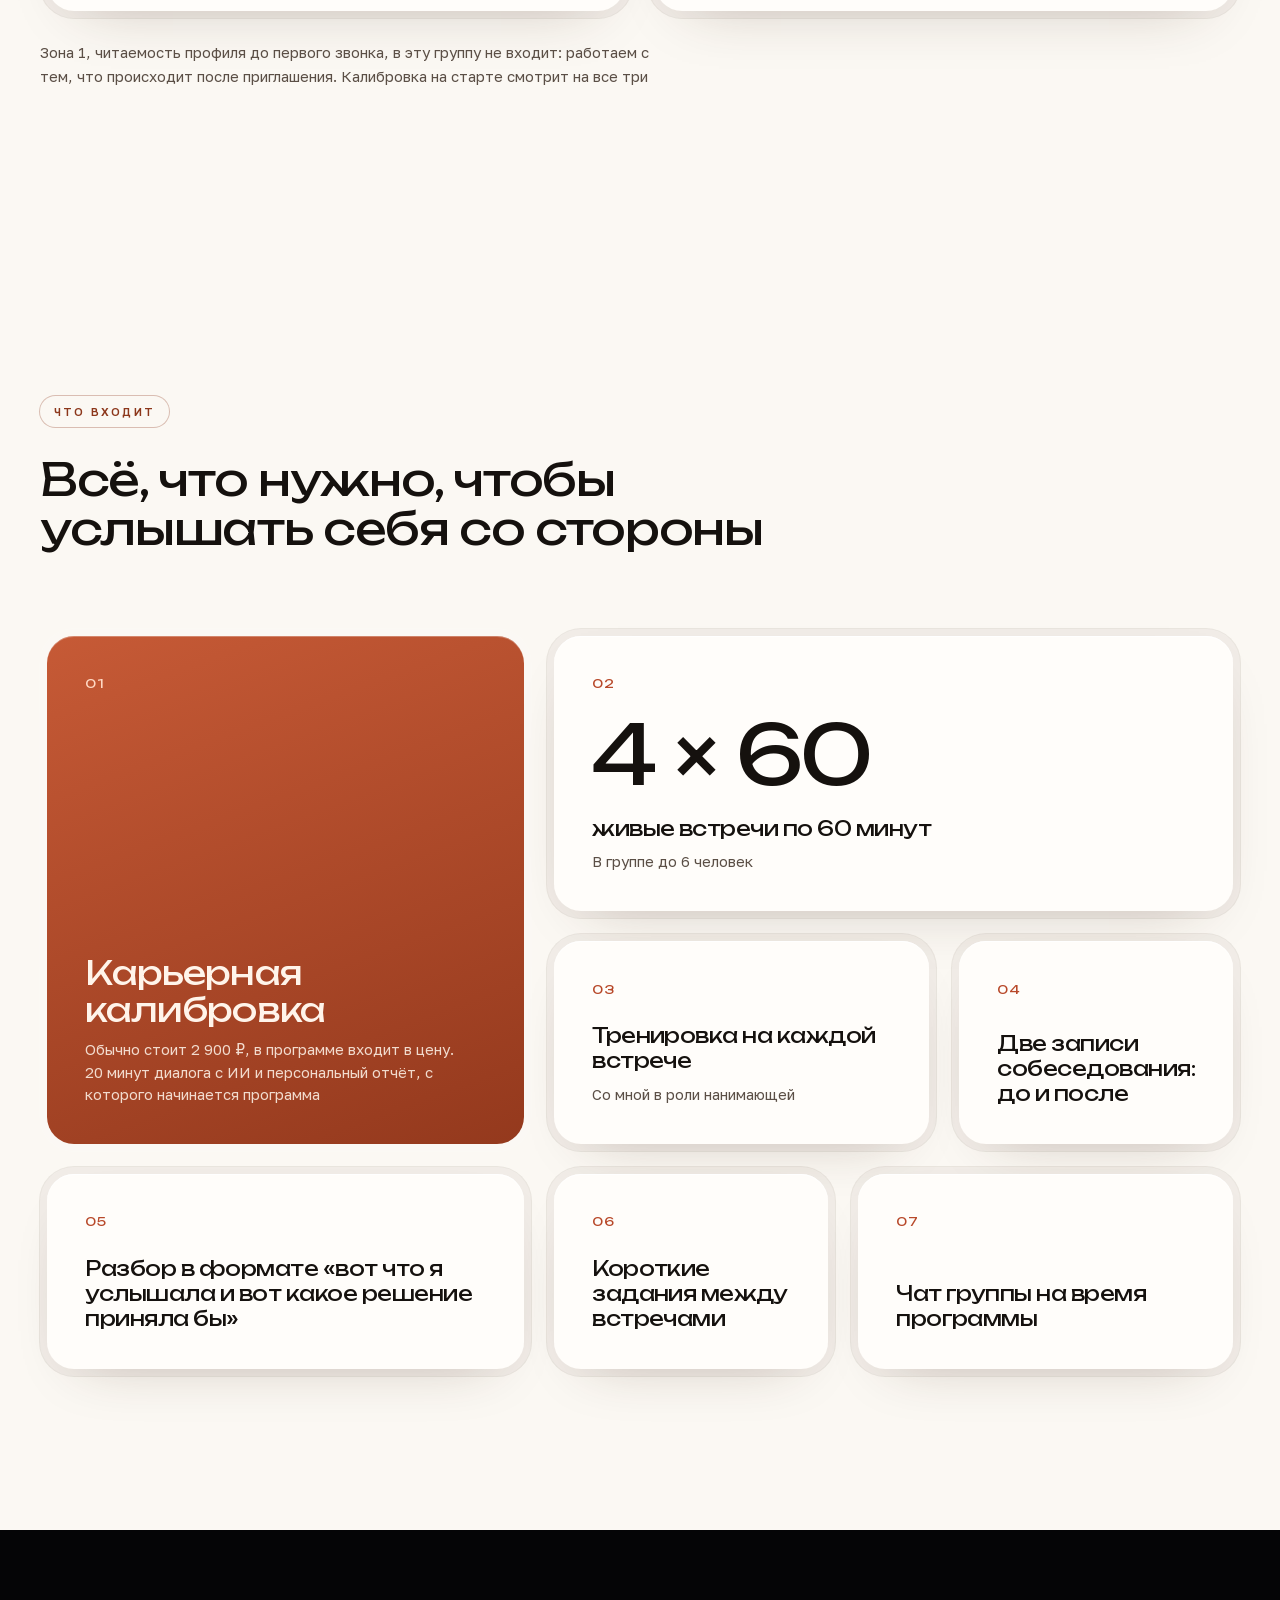
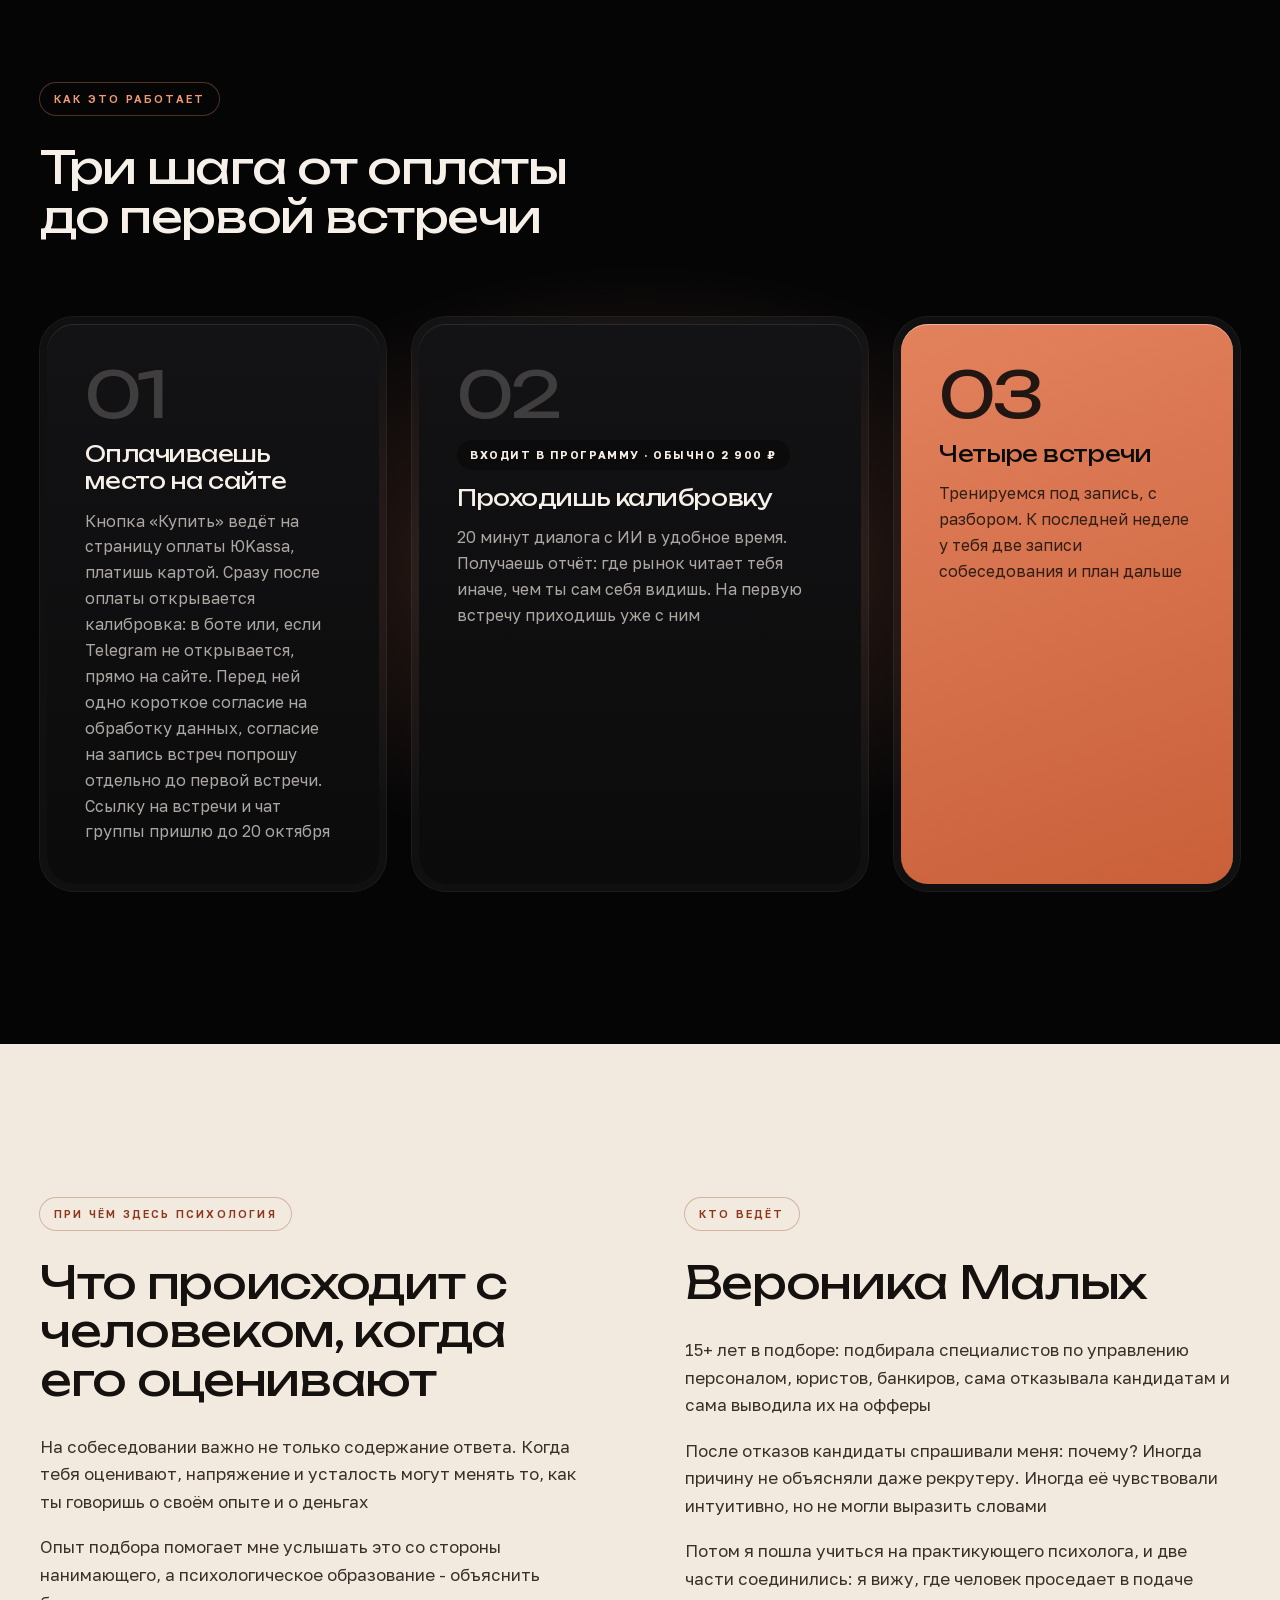
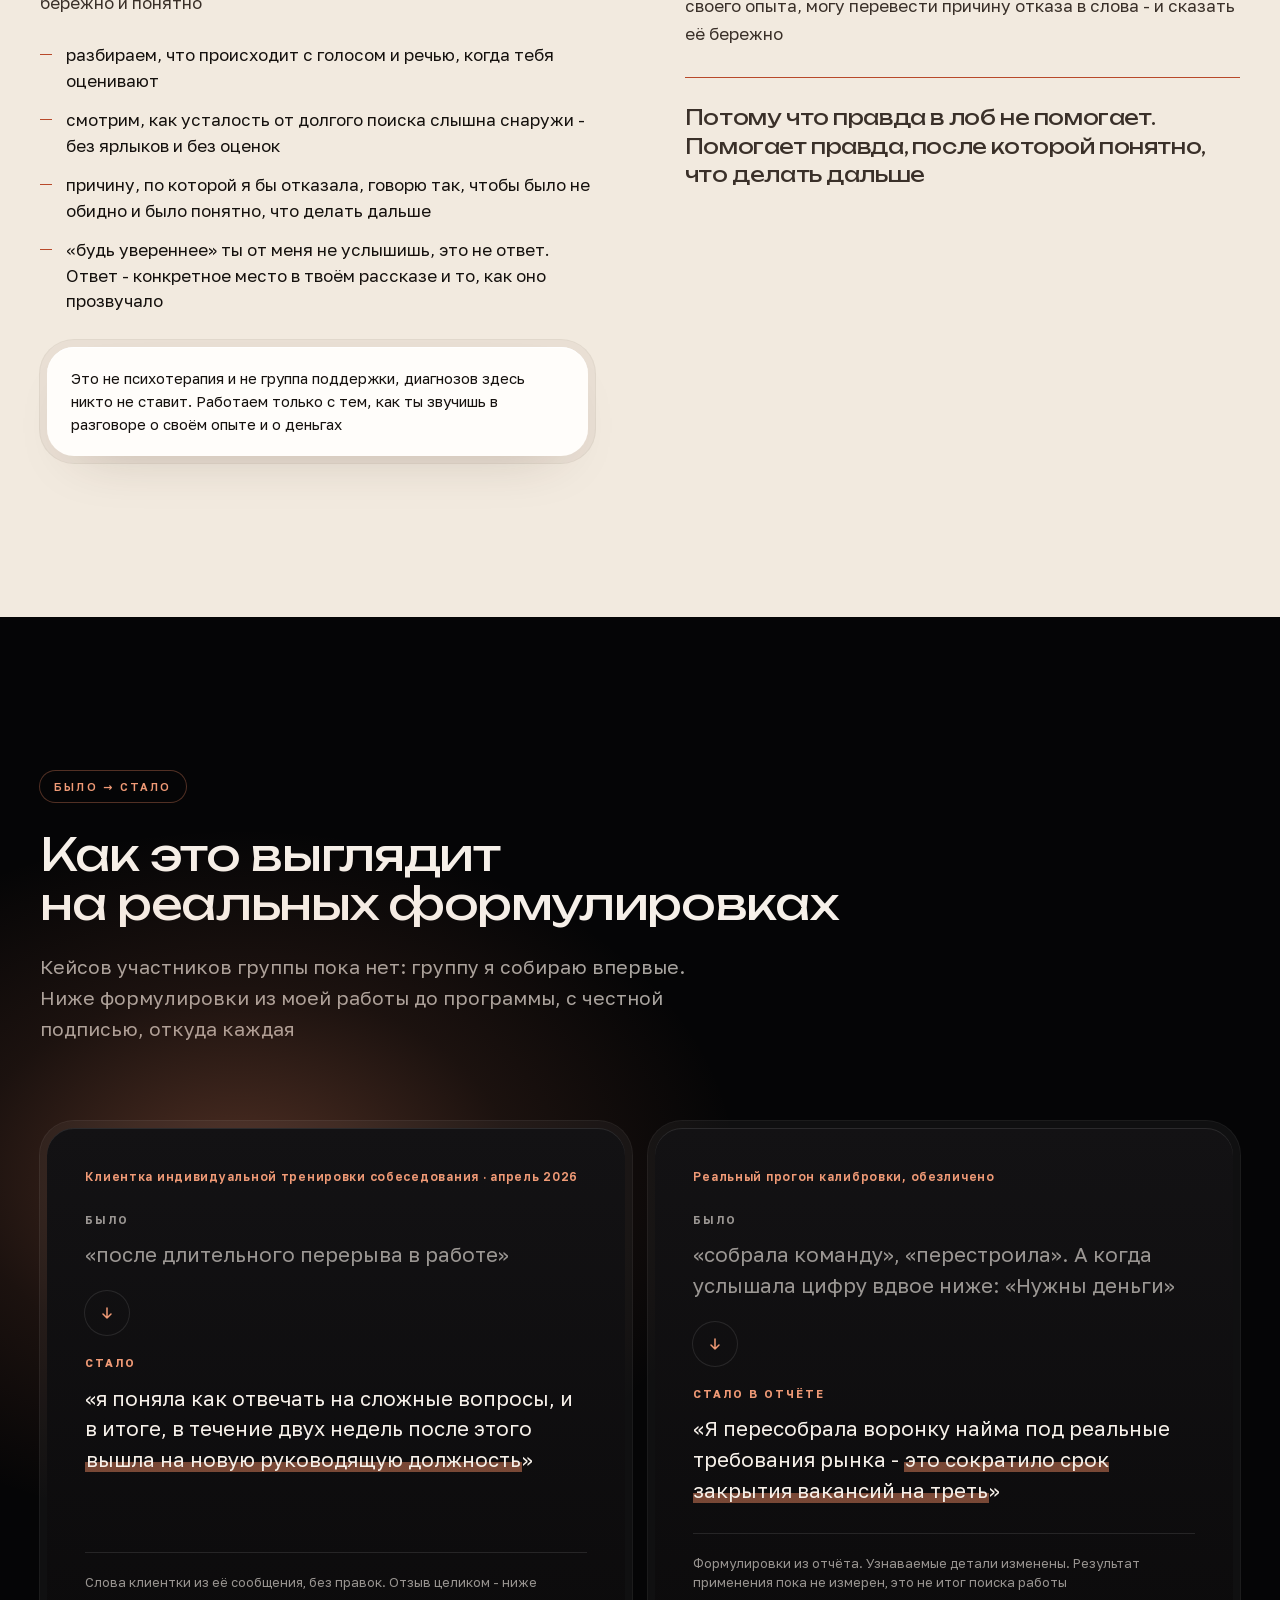
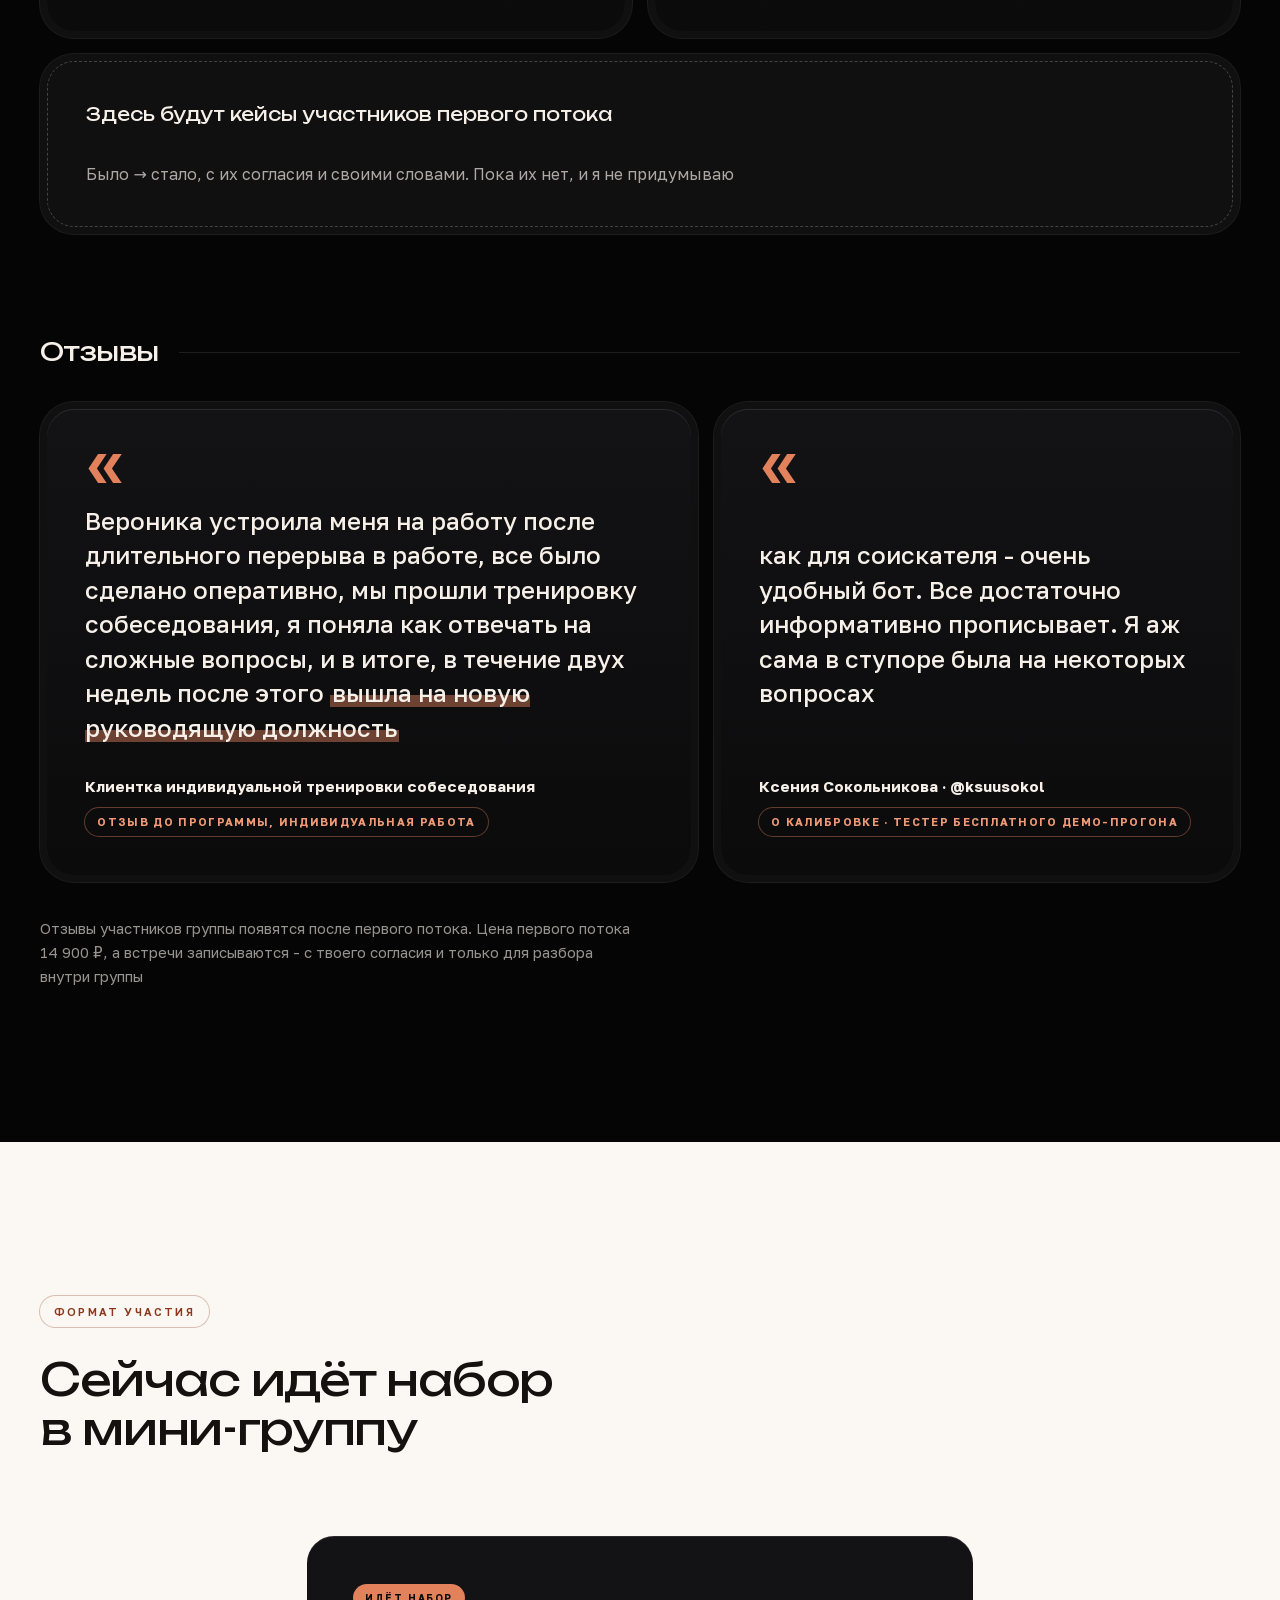
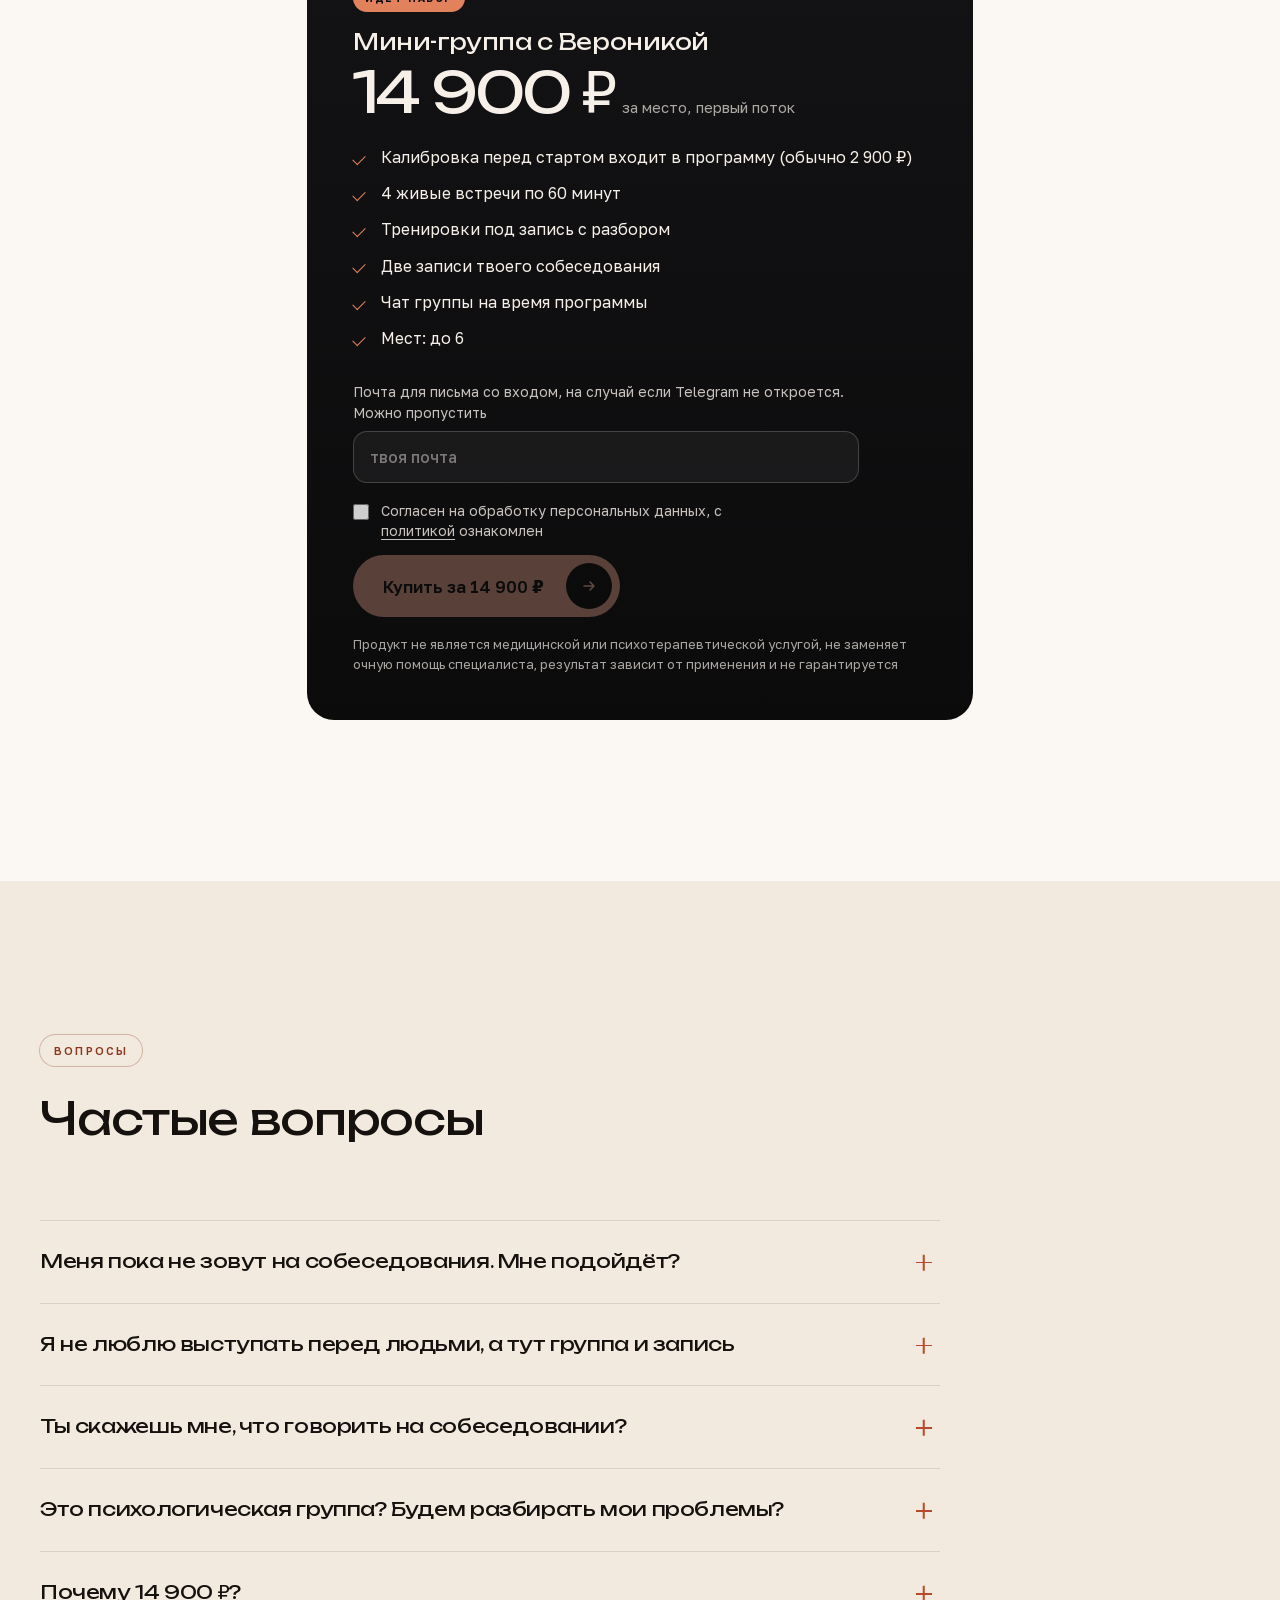
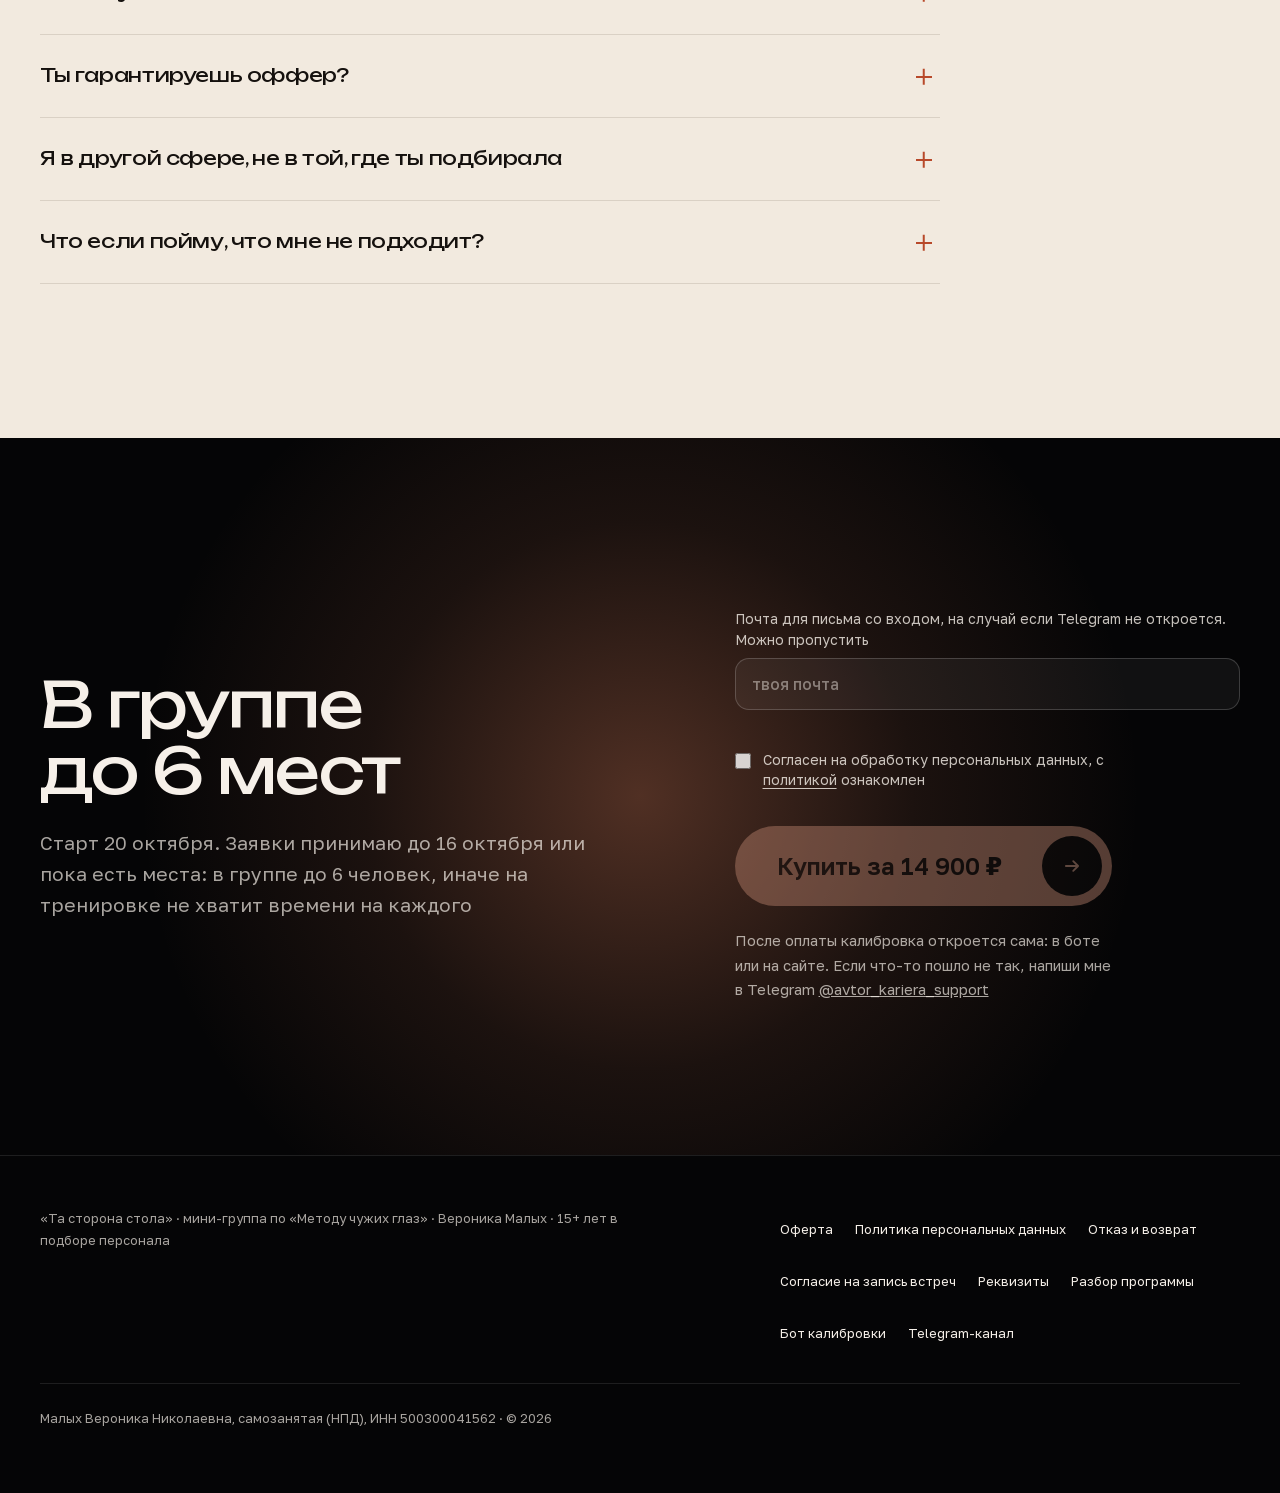
<file: kurs.html>
<!DOCTYPE html>
<html lang="ru" class=" js"><head>
<meta charset="UTF-8">
<meta name="viewport" content="width=device-width, initial-scale=1">
<title>Та сторона стола - мини-группа для собеседований</title>
<meta name="description" content="Мини-группа до 6&nbsp;человек, 4&nbsp;недели: узнаешь, как тебя слышит человек, который принимает решение о найме, и научишься этим управлять. Ведёт Вероника Малых, 15+ лет в подборе">
<meta name="robots" content="noindex, nofollow">
<meta name="theme-color" content="#050506">
<link href="fonts.css" rel="stylesheet">
<link rel="icon" href="data:image/svg+xml,%3Csvg xmlns='http://www.w3.org/2000/svg' viewBox='0 0 100 100'%3E%3Ccircle cx='50' cy='50' r='39' fill='%23111614' stroke='%23e2825d' stroke-width='5'/%3E%3Ccircle cx='50' cy='50' r='8' fill='%23e2825d'/%3E%3C/svg%3E">
<script>document.documentElement.className+=' js'</script>
<style>
:root{
  --oled:#050506;--ink:#0c0b0b;--cream:#fbf8f3;--cream-2:#f2eadf;
  --t:#f6f0e9;--t-mute:rgba(246,240,233,.68);--t-dim:rgba(246,240,233,.60);
  --k:#15110e;--k-mute:#5b4f46;
  --terra:#e2825d;--terra-hi:#f09a76;--terra-d:#8c371b;--brick:#b8492a;
  --line-d:rgba(255,255,255,.1);--line-l:rgba(40,24,12,.12);
  --spring:cubic-bezier(.32,.72,0,1);
  --wrap:min(1200px,100% - 64px);
  --f-head:"Unbounded","Golos Text",system-ui,sans-serif;
  --f-body:"Golos Text",system-ui,-apple-system,"Segoe UI",sans-serif;
}
*{box-sizing:border-box;margin:0;padding:0}
html{scroll-behavior:smooth;-webkit-text-size-adjust:100%;overflow-x:clip}
body{background:var(--oled);color:var(--t);font-family:var(--f-body);font-size:17px;line-height:1.62;-webkit-font-smoothing:antialiased;text-rendering:optimizeLegibility;overflow-x:hidden}
body:after{content:"";position:fixed;inset:0;z-index:60;pointer-events:none;opacity:.05;background-image:url("data:image/svg+xml,%3Csvg xmlns='http://www.w3.org/2000/svg' width='160' height='160'%3E%3Cfilter id='n'%3E%3CfeTurbulence type='fractalNoise' baseFrequency='.9' numOctaves='2' stitchTiles='stitch'/%3E%3CfeColorMatrix values='0 0 0 0 1 0 0 0 0 1 0 0 0 0 1 0 0 0 .55 0'/%3E%3C/filter%3E%3Crect width='100%25' height='100%25' filter='url(%23n)'/%3E%3C/svg%3E")}
img,svg{display:block;max-width:100%}
a{color:inherit}
.wrap{width:var(--wrap);margin-inline:auto}
.wrap>*{min-width:0}
h1,h2,h3{font-family:var(--f-head);font-weight:400;letter-spacing:-.03em;text-wrap:balance}
h1{font-size:clamp(28px,3.5vw,48px);line-height:1.08}
h2{font-size:clamp(27px,3.5vw,48px);line-height:1.08}
h3{font-size:clamp(17px,1.5vw,21px);line-height:1.25;letter-spacing:-.02em}
p{text-wrap:pretty}
:focus-visible{outline:2px solid var(--terra);outline-offset:4px;border-radius:8px}

/* секции */
.sec{position:relative;padding:clamp(96px,12vw,176px) 0;overflow-x:clip}
.d{background:var(--oled);color:var(--t)}
.l{background:var(--cream);color:var(--k)}
.l2{background:var(--cream-2);color:var(--k)}
.eyebrow{display:inline-block;font-size:11px;font-weight:600;letter-spacing:.2em;text-transform:uppercase;padding:7px 14px;border-radius:99px;margin-bottom:28px}
.d .eyebrow{color:var(--terra-hi);box-shadow:0 0 0 1px rgba(226,130,93,.35)}
.l .eyebrow,.l2 .eyebrow{color:var(--terra-d);box-shadow:0 0 0 1px rgba(140,55,27,.3)}
.lead{font-size:clamp(17px,1.5vw,20px);max-width:58ch}
.d .lead{color:var(--t-mute)}
.l .lead,.l2 .lead{color:var(--k-mute)}
.head{margin-bottom:clamp(52px,6vw,96px);max-width:820px}
.head h2+.lead{margin-top:24px}

/* орбы (градиент без blur-фильтра) */
.orb{position:absolute;border-radius:50%;pointer-events:none;background:radial-gradient(closest-side,rgba(226,130,93,.34),rgba(226,130,93,.1) 55%,rgba(226,130,93,0))}

/* double-bezel */
.bz{padding:7px;border-radius:34px;background:rgba(255,255,255,.045);box-shadow:0 0 0 1px rgba(255,255,255,.09)}
.bz>.core{height:100%;border-radius:27px;background:linear-gradient(180deg,#131214,#0c0b0c);box-shadow:inset 0 1px 0 rgba(255,255,255,.1);padding:clamp(26px,3vw,40px)}
.bz.lt{background:rgba(60,36,18,.05);box-shadow:0 0 0 1px rgba(60,36,18,.09)}
.bz.lt>.core{background:#fffdfa;box-shadow:inset 0 1px 0 #fff,0 24px 60px -34px rgba(60,36,18,.28);color:var(--k)}
.bz.hot>.core{background:linear-gradient(160deg,#c65a36,#94391d);box-shadow:inset 0 1px 0 rgba(255,255,255,.28);color:#fff4ea}

/* кнопка-остров */
.btn{display:inline-flex;align-items:center;gap:22px;text-decoration:none;font-weight:600;font-size:17px;color:var(--ink);background:var(--terra);border-radius:99px;padding:8px 8px 8px 30px;box-shadow:0 0 0 1px rgba(255,255,255,.18) inset,0 18px 48px -18px rgba(226,130,93,.75);transition:transform .7s var(--spring),background .4s var(--spring),box-shadow .7s var(--spring)}
.btn .ic{width:46px;height:46px;border-radius:50%;background:var(--ink);color:var(--terra-hi);display:grid;place-items:center;transition:transform .7s var(--spring)}
.btn .ic svg{width:18px;height:18px}
.btn:hover{background:var(--terra-hi);box-shadow:0 0 0 1px rgba(255,255,255,.24) inset,0 24px 56px -18px rgba(226,130,93,.9)}
.btn:hover .ic{transform:translate(3px,-2px) scale(1.07)}
.btn:active{transform:scale(.98)}
.btn.xl{font-size:clamp(19px,2vw,24px);padding:10px 10px 10px 42px;gap:40px}
.btn.xl .ic{width:60px;height:60px}
.btn.xl .ic svg{width:22px;height:22px}

/* плавающая навигация */
.nav{position:fixed;top:16px;left:50%;transform:translateX(-50%);z-index:40;width:min(560px,calc(100% - 32px));display:flex;align-items:center;justify-content:space-between;gap:14px;padding:8px 8px 8px 22px;border-radius:99px;background:rgba(12,11,11,.84);-webkit-backdrop-filter:blur(22px) saturate(1.4);backdrop-filter:blur(22px) saturate(1.4);box-shadow:0 0 0 1px rgba(255,255,255,.12),0 18px 44px -20px rgba(0,0,0,.6)}
.brand{font-family:var(--f-head);font-size:13px;letter-spacing:-.01em;text-decoration:none;color:var(--t);display:flex;align-items:center;gap:10px}
.brand i{width:16px;height:16px;border-radius:50%;box-shadow:inset 0 0 0 2px var(--terra);position:relative;display:block}
.brand i:after{content:"";position:absolute;inset:4px;border-radius:50%;background:var(--terra)}
.nav a.go{font-size:13px;font-weight:600;text-decoration:none;color:var(--ink);background:var(--t);padding:10px 18px;border-radius:99px;transition:background .5s var(--spring),transform .5s var(--spring)}
.nav a.go:hover{background:#fff;transform:translateY(-1px)}

/* ---------- телефон ---------- */
.phone{--pw:264px;width:var(--pw);font-size:calc(var(--pw)/22);flex:none;position:relative}
.frame{position:relative;height:calc(var(--pw)*2.04);border-radius:2.5em;padding:.4em;background:linear-gradient(145deg,#6a6d73 0%,#1a1b1e 20%,#34363b 48%,#0f1012 76%,#55585e 100%);box-shadow:inset 0 0 0 .06em rgba(255,255,255,.22),0 0 0 .05em rgba(0,0,0,.7),0 4em 7em -3em rgba(0,0,0,.7)}
.frame:before,.frame:after{content:"";position:absolute;width:.2em;border-radius:.1em;background:linear-gradient(90deg,#2a2c30,#7a7d83)}
.frame:before{left:-.2em;top:6.4em;height:2.6em;box-shadow:0 3.4em 0 #4a4c51}
.frame:after{right:-.2em;top:8.6em;height:4.2em;background:linear-gradient(270deg,#2a2c30,#7a7d83)}
.screen{position:relative;height:100%;border-radius:2.12em;background:#f3ebe0;overflow:hidden;display:flex;flex-direction:column;color:#141110;line-height:1.42}
.screen:after{content:"";position:absolute;inset:0;pointer-events:none;background:linear-gradient(118deg,rgba(255,255,255,.2) 0%,rgba(255,255,255,0) 34%);border-radius:inherit}
.island{position:absolute;z-index:4;top:.85em;left:50%;transform:translateX(-50%);width:6.5em;height:1.85em;border-radius:1.1em;background:#000}
.status{position:absolute;z-index:3;top:1em;left:1.7em;right:1.7em;display:flex;justify-content:space-between;font-size:.78em;font-weight:700;letter-spacing:.01em}
.status i{display:block;width:1.6em;height:.78em;border-radius:.25em;box-shadow:inset 0 0 0 .09em #141110;position:relative;margin-top:.1em}
.status i:after{content:"";position:absolute;inset:.14em .34em .14em .14em;background:#141110;border-radius:.1em}
.tg-head{display:flex;align-items:center;gap:.75em;padding:3.1em 1em .8em;background:rgba(253,249,244,.94);border-bottom:1px solid rgba(60,36,18,.08);flex:none}
.tg-ava{width:2.4em;height:2.4em;border-radius:50%;background:linear-gradient(145deg,var(--terra-hi),var(--terra));display:grid;place-items:center;font-family:var(--f-head);font-size:1em;color:#5e2410;flex:none}
.tg-name{font-weight:700;font-size:.98em;line-height:1.2}
.tg-sub{font-size:.72em;color:#8b7f74}
.chat{flex:1;padding:.95em .8em .6em;display:flex;flex-direction:column;gap:.55em;overflow:hidden}
.b{max-width:92%;padding:.62em .85em .7em;border-radius:1.1em;font-size:.94em;background:#fff;box-shadow:0 .05em .1em rgba(60,36,18,.08);align-self:flex-start;border-bottom-left-radius:.3em}
.b p+p{margin-top:.55em}
.b.me{align-self:flex-end;background:#f8cdb5;border-bottom-left-radius:1.1em;border-bottom-right-radius:.3em}
.tag{display:inline-block;font-size:.7em;font-weight:700;letter-spacing:.08em;text-transform:uppercase;color:var(--terra-d);background:#fbe0d1;padding:.3em .72em;border-radius:99px;margin-bottom:.6em}
.hl{background:linear-gradient(transparent 58%,rgba(226,130,93,.55) 58%);padding:0 .05em}
.ex{align-self:center;font-size:.62em;letter-spacing:.1em;text-transform:uppercase;color:#8b7f74;padding:.35em .95em;border-radius:99px;background:rgba(60,36,18,.06);white-space:nowrap}
.compose{flex:none;display:flex;align-items:center;gap:.6em;padding:.6em .8em .95em;background:rgba(253,249,244,.94);border-top:1px solid rgba(60,36,18,.07)}
.compose span{flex:1;font-size:.86em;color:#a09488;background:#fff;border-radius:99px;padding:.55em .9em}
.compose i{width:2em;height:2em;border-radius:50%;background:var(--terra);flex:none;position:relative}
.compose i:after{content:"";position:absolute;left:.66em;top:.56em;border:.4em solid transparent;border-left:.62em solid #5e2410;border-right:0}

/* ---------- hero ---------- */
.hero{overflow:hidden}
.sec.hero{padding:0}
.hero .orb.o1{width:900px;height:900px;right:-160px;top:50%;transform:translateY(-50%)}
.hero .orb.o2{width:520px;height:520px;left:-200px;bottom:-160px;opacity:.5}
.hero-grid{position:relative;display:grid;grid-template-columns:minmax(0,1.08fr) minmax(0,.92fr);align-items:center;gap:clamp(24px,5vw,90px);min-height:min(100vh,900px);min-height:min(100dvh,900px);padding:120px 0 72px}
.hero h1 em{font-style:normal;color:var(--terra-hi)}
.hero h1{margin-bottom:30px}
.hero .lead{margin-bottom:26px;font-size:clamp(16px,1.35vw,18px)}
.hero .pre{font-size:15px;color:var(--t-mute);max-width:46ch;margin-bottom:34px;padding-left:18px;border-left:1px solid rgba(226,130,93,.6)}
.hero .under{font-size:14px;color:var(--t-dim);margin-top:26px;letter-spacing:.01em}
.stage{position:relative;display:grid;place-items:center}
.stage .phone{--pw:clamp(276px,26.5vw,340px);transform:rotate(2.2deg)}

/* ---------- демо ---------- */
.demo .orb{width:1100px;height:520px;left:50%;top:56%;transform:translate(-50%,-30%);border-radius:50%;background:radial-gradient(closest-side,rgba(226,130,93,.26),rgba(226,130,93,0))}
.rail{position:relative;display:grid;grid-template-columns:repeat(4,minmax(0,1fr));gap:clamp(18px,2.4vw,36px);align-items:start;justify-items:center}
.rail figure{width:100%;display:flex;flex-direction:column;align-items:center}
.rail figure:nth-child(2){margin-top:70px}
.rail figure:nth-child(4){margin-top:36px}
.rail .phone{--pw:clamp(196px,19.4vw,252px)}
.rail figcaption{margin-top:30px;width:min(252px,100%)}
.cn{font-family:var(--f-head);font-size:12px;letter-spacing:.08em;color:var(--terra-hi);margin-bottom:8px}
.ct{font-family:var(--f-head);font-size:15px;line-height:1.3;margin-bottom:8px;letter-spacing:-.02em}
.cd{font-size:14px;color:var(--t-mute);line-height:1.5}
.dfoot{position:relative;margin-top:86px;padding-top:28px;border-top:1px solid var(--line-d);display:flex;flex-wrap:wrap;gap:12px 44px;font-size:14px;color:var(--t-mute)}
.dfoot b{color:var(--t);font-weight:600}

/* ---------- метод ---------- */
.split{display:grid;grid-template-columns:minmax(0,.92fr) minmax(0,1.08fr);gap:clamp(40px,7vw,120px);align-items:start}
.split .lead{color:var(--k)}
.steps{list-style:none;counter-reset:s;border-top:1px solid var(--line-l)}
.steps li{counter-increment:s;display:grid;grid-template-columns:56px 1fr;padding:26px 0;border-bottom:1px solid var(--line-l);font-size:19px;line-height:1.5}
.steps li:before{content:counter(s,decimal-leading-zero);font-family:var(--f-head);font-size:14px;color:var(--brick);padding-top:5px}
.mnote{margin-top:38px}
.mnote .core{padding:26px 30px;font-size:16px;line-height:1.6;color:var(--t)}
.mnote b{color:var(--terra-hi);font-weight:600}
.steps.cmp li{font-size:17px;line-height:1.55;color:#3a3029}
.steps.cmp li b{display:block;font-family:var(--f-head);font-weight:400;font-size:clamp(18px,1.6vw,22px);line-height:1.2;letter-spacing:-.02em;color:var(--k);margin-bottom:8px}
.rt{font-size:11px;font-weight:700;letter-spacing:.16em;text-transform:uppercase;color:var(--brick)}
.rules{margin-top:40px}
.rules .plist{margin-top:18px}
.rules .plist li{color:#3a3029;font-size:16px}
.zones{margin-top:clamp(64px,7vw,104px)}
.zhead{display:flex;flex-wrap:wrap;align-items:baseline;gap:10px 40px;margin-bottom:26px}
.zhead p{color:var(--k-mute);font-size:16px}
.zgrid{display:grid;grid-template-columns:1fr 1fr;gap:16px}
.zgrid .core{display:flex;flex-direction:column;gap:14px;height:100%}
.zn{font-family:var(--f-head);font-size:12px;letter-spacing:.06em;color:var(--brick)}
.zgrid h3{font-size:clamp(19px,1.8vw,24px)}
.zgrid p{font-size:16px;line-height:1.55;color:#3a3029}
.zgrid .zl b{color:var(--brick);font-weight:600}
.zgrid .zw{margin-top:auto;padding-top:14px;border-top:1px solid var(--line-l);font-size:14px;color:var(--k-mute)}
.zfoot{margin-top:22px;font-size:15px;color:var(--k-mute);max-width:70ch}
.cycle{list-style:none;counter-reset:c;margin-top:28px;display:grid;gap:12px}
.cycle li{position:relative;padding-left:38px;font-size:15px;line-height:1.5;color:#3a3029}
.cycle li:before{content:counter(c,decimal-leading-zero);counter-increment:c;position:absolute;left:0;top:3px;font-family:var(--f-head);font-size:12px;color:var(--brick)}

/* ---------- программа ---------- */
.prog{display:grid;grid-template-columns:minmax(0,.7fr) minmax(0,1.3fr);gap:clamp(40px,7vw,120px);align-items:start}
.prog .stick{position:sticky;top:110px}
.rows{list-style:none;border-top:1px solid var(--line-l)}
.rows li{display:grid;grid-template-columns:minmax(min(100%,250px),.45fr) minmax(0,1fr);gap:8px clamp(20px,3vw,48px);padding:34px 0;border-bottom:1px solid var(--line-l);align-items:start}
.wk{font-size:11px;font-weight:700;letter-spacing:.16em;text-transform:uppercase;color:var(--brick);margin-bottom:8px}
.nm{overflow-wrap:break-word;font-family:var(--f-head);font-size:clamp(19px,1.6vw,22px);line-height:1.15;letter-spacing:-.03em}
.res{font-size:clamp(18px,1.5vw,20px);line-height:1.5}
.res small{display:block;margin-top:10px;font-size:15px;color:var(--k-mute)}
.rows li.start{border:0;padding:0;margin-bottom:22px;display:block}
.rows li.start .core{display:grid;grid-template-columns:minmax(min(100%,250px),.45fr) minmax(0,1fr);gap:8px clamp(20px,3vw,48px);align-items:start}
.rows li.start .wk{color:#ffd9c4}
.rows li.start .res small{color:rgba(255,244,234,.85)}
.pfoot{margin-top:34px;font-size:16px;color:var(--k-mute);max-width:62ch}

/* ---------- что входит: bento ---------- */
.bento{display:grid;grid-template-columns:repeat(12,minmax(0,1fr));gap:16px}
.bento .bz{display:block}
.bento .core{display:flex;flex-direction:column;justify-content:space-between;gap:24px;min-height:170px}
.b1{grid-column:span 5;grid-row:span 2}
.b2{grid-column:span 7}
.b3{grid-column:span 4}
.b4{grid-column:span 3}
.b5{grid-column:span 5}
.b6{grid-column:span 3}
.b7{grid-column:span 4}
.bn{font-family:var(--f-head);font-size:12px;letter-spacing:.06em;color:var(--brick)}
.bz.hot .bn{color:#ffd9c4}
.bt{font-family:var(--f-head);font-size:clamp(17px,1.6vw,22px);line-height:1.22;letter-spacing:-.025em}
.b1 .bt{font-size:clamp(24px,2.6vw,36px);line-height:1.1}
.bd{font-size:15px;color:var(--k-mute);line-height:1.5;margin-top:10px}
.bz.hot .bd{color:rgba(255,244,234,.86)}
.big{font-family:var(--f-head);font-size:clamp(52px,6.4vw,92px);line-height:.9;letter-spacing:-.05em}

/* ---------- как работает ---------- */
.how{position:relative;display:grid;grid-template-columns:1fr 1.32fr 1fr;gap:clamp(14px,2vw,26px);align-items:stretch}
.how .core{display:flex;flex-direction:column;gap:14px;min-height:300px}
.how .n{font-family:var(--f-head);font-size:clamp(46px,5vw,76px);line-height:1;color:rgba(246,240,233,.2);letter-spacing:-.05em}
.how p{color:var(--t-mute);font-size:16px}
.how h3{font-size:clamp(18px,1.7vw,23px)}
.how .mid .core{background:linear-gradient(160deg,var(--terra),#c9603a);color:var(--ink);box-shadow:inset 0 1px 0 rgba(255,255,255,.4)}
.how .mid .n{color:rgba(12,11,11,.9)}
.how .mid p{color:rgba(12,11,11,.82)}
.how .free{align-self:flex-start;font-size:11px;font-weight:700;letter-spacing:.14em;text-transform:uppercase;background:var(--ink);color:var(--t);padding:6px 13px;border-radius:99px}

/* ---------- для кого ---------- */
.who{display:grid;grid-template-columns:minmax(0,1.3fr) minmax(0,.7fr);gap:clamp(36px,6vw,100px);align-items:start}
.sc{list-style:none;border-top:1px solid var(--line-l);counter-reset:q}
.sc li{counter-increment:q;padding:26px 0 26px 56px;border-bottom:1px solid var(--line-l);position:relative;font-size:clamp(18px,1.6vw,22px);line-height:1.45}
.sc li:before{content:counter(q,decimal-leading-zero);position:absolute;left:0;top:30px;font-family:var(--f-head);font-size:13px;color:var(--brick)}
.who-d{border-top:1px solid var(--line-d)}
.who-d .sc,.who-d .sc li{border-color:var(--line-d)}
.who-d .sc li{color:var(--t);font-size:clamp(19px,1.7vw,24px)}
.who-d .sc li:before{color:var(--terra-hi)}
.who-d .sc .hl{background:linear-gradient(transparent 62%,rgba(226,130,93,.55) 62%);color:#fff;padding:0 .08em}
.who-d .bz.no{background:rgba(255,255,255,.05)}
.no .core{padding:36px 32px;color:var(--t)}
.no h3{margin-bottom:20px}
.no ul{list-style:none;display:grid;gap:16px}
.no li{font-size:16px;color:var(--t-mute);padding-left:22px;position:relative;line-height:1.5}
.no li:before{content:"";position:absolute;left:0;top:.72em;width:10px;height:1px;background:var(--terra)}

/* ---------- автор ---------- */
.about{display:grid;grid-template-columns:minmax(0,1fr) minmax(0,1fr);gap:clamp(36px,7vw,120px);align-items:start}
.about h2{margin-bottom:30px}
.about p{margin-bottom:18px;color:#3a3029}
.plist{list-style:none;margin:26px 0;display:grid;gap:14px}
.plist li{padding-left:26px;position:relative;font-size:17px;line-height:1.5}
.plist li:before{content:"";position:absolute;left:0;top:.7em;width:12px;height:1px;background:var(--brick)}
.disc .core{padding:20px 24px;font-size:15px;line-height:1.55;color:var(--k-mute)}
.pull{margin-top:30px;padding-top:26px;border-top:1px solid var(--brick);font-family:var(--f-head);font-size:clamp(17px,1.6vw,22px);line-height:1.38;letter-spacing:-.02em}

/* ---------- кейсы и отзывы ---------- */
.cases{position:relative;display:grid;grid-template-columns:repeat(12,minmax(0,1fr));gap:16px}
.case1{grid-column:span 6}
.case2{grid-column:span 6}
.case3{grid-column:span 12}
.case .core{display:flex;flex-direction:column;gap:26px;height:100%}
.src{font-size:12px;font-weight:600;letter-spacing:.06em;color:var(--terra-hi)}
.ba{display:grid;grid-template-columns:1fr;gap:20px;align-items:start}
.ba .lab{font-size:11px;font-weight:700;letter-spacing:.18em;text-transform:uppercase;margin-bottom:12px;color:var(--t-dim)}
.ba .was{color:var(--t-dim);font-size:clamp(18px,1.6vw,22px);line-height:1.5}
.ba .now{color:var(--t);font-size:clamp(18px,1.6vw,22px);line-height:1.5}
.ba .now .lab{color:var(--terra-hi)}
.ba .mid{width:44px;height:44px;border-radius:50%;box-shadow:0 0 0 1px var(--line-d);display:grid;place-items:center;color:var(--terra-hi);transform:rotate(90deg)}
.ba .mid svg{width:18px;height:18px}
.ba .now .hl{background:linear-gradient(transparent 60%,rgba(226,130,93,.5) 60%)}
.note{font-size:13px;color:var(--t-dim);line-height:1.5;margin-top:auto;padding-top:20px;border-top:1px solid var(--line-d)}
.case3 .core{background:transparent;box-shadow:none;border:1px dashed rgba(255,255,255,.22);color:var(--t-mute);font-size:16px;text-align:left}
.case3 b{font-family:var(--f-head);font-weight:400;font-size:18px;color:var(--t);display:block;margin-bottom:6px}
.sub{margin:clamp(70px,8vw,120px) 0 34px;display:flex;align-items:center;gap:20px}
.sub h3{font-size:clamp(20px,2vw,28px);font-weight:400}
.sub:after{content:"";flex:1;height:1px;background:var(--line-d)}
.quotes{display:grid;grid-template-columns:minmax(0,1.25fr) minmax(0,1fr);gap:16px}
.q .core{display:flex;flex-direction:column;justify-content:space-between;gap:30px;height:100%}
.qm{font-family:var(--f-head);font-size:64px;line-height:.5;color:var(--terra);height:26px}
.q blockquote{font-size:clamp(19px,1.9vw,25px);line-height:1.42;font-weight:500;color:var(--t)}
.q .who2{font-size:14px;line-height:1.5;color:var(--t-mute)}
.q .who2 b{display:block;color:var(--t);font-size:15px}
.chip{display:inline-block;margin-top:10px;font-size:11px;font-weight:700;letter-spacing:.12em;text-transform:uppercase;padding:6px 12px;border-radius:99px;box-shadow:0 0 0 1px rgba(226,130,93,.4);color:var(--terra-hi)}
.q .hl{background:linear-gradient(transparent 60%,rgba(226,130,93,.45) 60%)}
.rnote{margin-top:34px;font-size:15px;color:var(--t-dim);max-width:70ch}

/* ---------- тарифы ---------- */
.tf{display:grid;grid-template-columns:.7fr 1.6fr .7fr;gap:16px;align-items:start}
.tf .ghost{padding:30px 26px;border-radius:30px;box-shadow:0 0 0 1px var(--line-l);background:transparent;color:var(--k-mute)}
.tf .ghost h3{color:var(--k);margin:12px 0 8px}
.tf .ghost p{font-size:15px}
.tchip{display:inline-block;font-size:10px;font-weight:700;letter-spacing:.16em;text-transform:uppercase;padding:6px 12px;border-radius:99px;box-shadow:0 0 0 1px currentColor;opacity:.75}
.tf .mainc .tchip{background:var(--terra);color:var(--ink);box-shadow:none;opacity:1}
.tf .mainc .core{padding:clamp(30px,3.6vw,48px);color:var(--t)}
.tf .mainc .disc{margin-top:18px;font-size:13px;line-height:1.5;color:var(--t-mute);text-wrap:pretty}
.tf .mainc h3{margin:16px 0 6px;font-size:22px}
.price{font-family:var(--f-head);font-size:clamp(38px,4.4vw,62px);line-height:1;letter-spacing:-.05em;margin:8px 0 6px}
.price small{font-family:var(--f-body);font-size:15px;letter-spacing:0;color:var(--t-mute);margin-left:8px}
.tf ul{list-style:none;display:grid;gap:13px;margin:26px 0 32px;font-size:16px}
.tf ul li{padding-left:28px;position:relative;line-height:1.45;color:var(--t)}
.tf ul li:before{content:"";position:absolute;left:0;top:.55em;width:11px;height:6px;border-left:1.5px solid var(--terra);border-bottom:1.5px solid var(--terra);transform:rotate(-45deg)}

/* ---------- FAQ ---------- */
.faq{max-width:900px;border-top:1px solid var(--line-l)}
.faq details{border-bottom:1px solid var(--line-l)}
.faq summary{list-style:none;cursor:pointer;padding:28px 60px 28px 0;font-family:var(--f-head);font-weight:400;font-size:clamp(16px,1.5vw,20px);line-height:1.35;letter-spacing:-.02em;position:relative}
.faq summary::-webkit-details-marker{display:none}
.faq summary:before,.faq summary:after{content:"";position:absolute;right:8px;top:50%;width:16px;height:1.5px;background:var(--brick);transition:transform .6s var(--spring)}
.faq summary:after{transform:rotate(90deg)}
.faq details[open] summary:after{transform:rotate(0)}
.faq .a{padding:0 60px 30px 0;color:var(--k-mute);font-size:18px;max-width:66ch}

/* ---------- финальный призыв ---------- */
.cta{overflow:hidden}
.cta .orb{width:1000px;height:1000px;left:50%;top:50%;transform:translate(-50%,-50%)}
.cta-in{position:relative;display:grid;grid-template-columns:minmax(0,1.1fr) minmax(0,.9fr);gap:clamp(30px,6vw,100px);align-items:center}
.cta h2{font-size:clamp(34px,5vw,72px);line-height:1.02;margin-bottom:24px}
.cta .lead{max-width:46ch}
.cta-act{display:flex;flex-direction:column;gap:22px;align-items:flex-start}
.cta-act small{font-size:15px;color:var(--t-mute);max-width:42ch}
.pay-consent{display:grid;grid-template-columns:18px 1fr;gap:10px;align-items:start;font-size:14px;line-height:1.45;opacity:.8;max-width:46ch;margin:18px 0 14px;cursor:pointer;transition:opacity .3s,color .3s}
.pay-consent input{width:16px;height:16px;margin-top:3px;accent-color:var(--terra);cursor:pointer}
.pay-consent a{color:inherit;text-decoration:underline;text-underline-offset:3px}
.pay-consent.hint{opacity:1;color:var(--terra)}
.btn[aria-disabled="true"]{opacity:.42;cursor:not-allowed;box-shadow:none;filter:saturate(.6)}
.btn[aria-disabled="true"]:hover{background:var(--terra);box-shadow:none}
.btn[aria-disabled="true"]:hover .ic{transform:none}
.btn[aria-disabled="true"]:active{transform:none}

/* ---------- подвал ---------- */
footer{position:relative;background:var(--oled);color:var(--t-mute);padding:52px 0 64px;font-size:13px;line-height:1.7;box-shadow:inset 0 1px 0 var(--line-d)}
footer .g{display:grid;grid-template-columns:1.2fr .8fr;gap:30px 50px}
footer a{color:var(--t);text-decoration:none;transition:color .4s var(--spring)}
footer a:hover{color:var(--terra-hi)}
footer .links{display:flex;flex-wrap:wrap;gap:8px 22px}
footer .legal{margin-top:28px;padding-top:24px;box-shadow:inset 0 1px 0 var(--line-d)}

/* ---------- появление ---------- */
.js .rv{opacity:0;transform:translateY(46px);filter:blur(8px);transition:opacity 1s var(--spring),transform 1s var(--spring),filter 1s var(--spring);transition-delay:var(--dl,0s)}
.js .rv.in{opacity:1;transform:none;filter:none}
@media(prefers-reduced-motion:reduce){html{scroll-behavior:auto}.js .rv{opacity:1;transform:none;filter:none;transition:none}.btn,.btn .ic,.nav a.go{transition:none}}

/* ---------- планшет / мобильный ---------- */
@media(max-width:1080px){
  .rail{display:flex;overflow-x:auto;scroll-snap-type:x mandatory;gap:22px;padding:0 max(16px,calc((100vw - 1200px)/2)) 24px;margin-inline:calc(50% - 50vw);width:100vw;scrollbar-width:none;align-items:flex-start;justify-items:initial}
  .rail::-webkit-scrollbar{display:none}
  .rail figure{width:auto;flex:0 0 auto;scroll-snap-align:center}
  .rail figure:nth-child(2),.rail figure:nth-child(4){margin-top:0}
  .rail .phone{--pw:264px}
  .rail figcaption{width:264px}
}
@media(max-width:900px){
  .hero-grid{grid-template-columns:1fr;padding:118px 0 70px;min-height:0}
  .stage{padding-top:22px}
  .stage .phone{--pw:284px;transform:none}
  .hero .orb.o1{width:640px;height:640px;right:-260px;top:62%}
  .split,.prog,.who,.about,.cta-in,footer .g,.quotes,.zgrid{grid-template-columns:1fr}
  .prog .stick{position:static}
  .how{grid-template-columns:1fr}
  .tf{grid-template-columns:1fr}
  .tf .mainc{order:-1}
  .bento{grid-template-columns:1fr}
  .bento>*{grid-column:auto!important;grid-row:auto!important}
  .cases{grid-template-columns:1fr}
  .cases>*{grid-column:auto!important}
  .rows li,.rows li.start .core{grid-template-columns:1fr}
}
@media(max-width:640px){
  :root{--wrap:min(1200px,100% - 32px)}
  body{font-size:16px}
  .nav{top:10px;padding-left:16px}
  .btn{width:100%;justify-content:space-between}
  .btn.xl{padding-left:30px}
  .bz{border-radius:28px}
  .bz>.core{border-radius:22px;padding:24px}
  .steps li{grid-template-columns:44px 1fr;font-size:17px}
  .sc li{padding-left:44px}
  .faq summary{padding-right:44px}
  .faq .a{padding-right:0}
}
footer .links a{display:inline-block;padding:11px 0}.brand{display:inline-block;padding:12px 0}
html{scroll-padding-top:96px}
</style>
<style>
/* Только компоновка изменённого наполнения; исходное оформление сохранено */
.hero-author .core{padding:clamp(26px,3vw,46px)}
.hero-author h2{font-size:clamp(27px,3vw,42px)}
.hero-author p{margin-top:22px}
.hero-author .nav-link{display:inline-block;margin-top:16px}
.rail.two-examples{grid-template-columns:repeat(2,minmax(0,1fr));max-width:760px;margin-inline:auto}
.rail.two-examples figure:nth-child(2){margin-top:0}
.rail.two-examples .phone{--pw:300px}
.tf.single-format{grid-template-columns:minmax(0,680px);justify-content:center}
@media(max-width:900px){.rail.two-examples{max-width:100%;width:100%;margin-inline:0}.rail.two-examples .phone{--pw:264px}}
/* 30.09: ссылка на разбор под «Посмотреть программу» */
.hero-author .nav-link{display:block}.hero-author .nav-link+.nav-link{margin-top:6px}
/* 30.09: почта для письма со входом (необязательно) */
.pay-email{display:grid;gap:8px;margin:18px 0 0;max-width:46ch}
.pay-email span{font-size:14px;line-height:1.45;opacity:.8;transition:opacity .3s,color .3s}
.pay-email input{width:100%;min-height:52px;padding:0 16px;border:1px solid rgba(255,255,255,.18);border-radius:14px;background:rgba(255,255,255,.05);color:var(--t);font:500 16px/1 var(--f-body);outline:0}
.pay-email input::placeholder{color:rgba(246,240,233,.45)}
.pay-email input:focus{border-color:var(--terra);box-shadow:0 0 0 4px rgba(226,130,93,.2)}
.pay-email.hint span{opacity:1;color:var(--terra)}.pay-email.hint input{border-color:var(--terra)}
</style></head>
<body>


<nav class="nav" aria-label="Навигация">
  <a class="brand" href="#top"><i></i>Та сторона стола</a>
  <a class="go" href="#zapis">Хочу в группу</a>
</nav>

<main id="top">

<!-- 1. HERO -->
<section class="sec d hero">
  <div class="orb o1"></div><div class="orb o2"></div>
  <div class="wrap hero-grid">
    <div class="rv in">
      <span class="eyebrow">«Метод чужих глаз» · первый поток · до 6&nbsp;человек · 4&nbsp;недели</span>
      <h1>На собеседования зовут.<br>Как пройти дальше <em>и обсудить свою цифру?</em></h1>
      <p class="lead">За 4 недели потренируем рассказ о себе, ответы на неудобные вопросы и разговор о деньгах. Я буду в роли нанимающей: объясню, что услышала, и разберу с тобой конкретные фразы</p>
      <p class="pre">4 живые встречи по 60 минут · до 6 человек · 14 900 ₽</p>
      <a class="btn" href="#tarify">Хочу в группу <span class="ic"><svg viewBox="0 0 18 18" fill="none" stroke="currentColor" stroke-width="1.5" stroke-linecap="round" stroke-linejoin="round"><path d="M4 9h10M10 5l4 4-4 4"></path></svg></span></a>
      <p class="under">Старт 20&nbsp;октября · встречи по вторникам, 19:00 МСК · заявки до 16&nbsp;октября</p>
    </div>
    <aside class="bz rv hero-author"><div class="core">
<span class="eyebrow">Курс ведёт</span><h2>Вероника Малых</h2>
<p class="lead">15+ лет в подборе персонала, психологическое образование</p>
<p>На встречах ты рассказываешь о себе и отвечаешь на вопросы. Я говорю, какое решение приняла бы после твоих ответов и почему</p>
<p class="pre">Находим место, где твои слова и мой вывод разошлись, и тренируем его</p>
<a class="nav-link" href="#programma">Посмотреть программу ↓</a> <a class="nav-link" href="/programma.html">Почему это работает: разбор →</a>
</div></aside>
  </div>
</section><section class="sec d who-d" id="dlya-kogo">
  <div class="orb" style="width:820px;height:820px;right:-240px;top:50%;transform:translateY(-50%)"></div>
  <div class="wrap">
    <div class="head rv"><span class="eyebrow">Для кого</span><h2>Кому эта группа подойдёт</h2></div>
    <div class="who">
      <ul class="sc rv">
        <li>тебя приглашают на собеседования, но после них приходит <span class="hl">отказ или тишина</span>, и ты не понимаешь, в чём ошибка</li>
        <li>разговор прошёл тепло, вы «точно понравились друг другу», а <span class="hl">решение - нет</span></li>
        <li>оффер приходит ниже той цифры, которую ты называл, и <span class="hl">ты соглашаешься</span></li>
        <li>ты сильный специалист, пока работаешь, и <span class="hl">теряешься, когда надо говорить о себе</span></li>
        <li>ищешь уже не первый месяц, и <span class="hl">усталость от поиска начинает быть слышна в голосе</span></li>
      </ul>
      <aside class="bz no rv" style="--dl:.1s"><div class="core">
        <h3>Кому не подойдёт</h3>
        <ul>
          <li>тебя пока не зовут на собеседования совсем - это вопрос резюме и откликов, группа про следующий этап</li>
          <li>ты ждёшь готовые фразы «что говорить» - заготовки у всех одинаковые, и с той стороны стола это слышно</li>
          <li>тебе нужна гарантия, что возьмут</li>
        </ul>
      </div></aside>
    </div>
  </div>
</section><section class="sec l2" id="programma">
  <div class="wrap prog">
    <div class="stick rv">
      <span class="eyebrow">Программа</span>
      <h2>4&nbsp;недели, 4 живые встречи по 60&nbsp;минут</h2>
      <p class="lead" style="margin-top:24px">На каждой встрече сначала показываю, как это выглядит изнутри подбора, потом каждый проходит один и тот же цикл</p>
      <ol class="cycle">
        <li>говоришь так, как говоришь на собеседованиях сейчас, под запись</li>
        <li>я рассказываю, что услышала как та, кто принимает решение, и какое решение приняла бы</li>
        <li>находим место, где твои слова и мой вывод разошлись: слово, фраза, цифра</li>
        <li>тренируем именно это место</li>
      </ol>
      <p class="pfoot">Между встречами - одно короткое задание под запись. Группа до 6&nbsp;человек: на тренировке каждому нужно своё время</p>
    </div>
    <ol class="rows rv" style="--dl:.1s">
      <li class="start"><div class="bz hot"><div class="core"><div><div class="wk">До первой встречи</div><div class="nm">Калибровка</div></div><div class="res">Отчёт о том, где рынок читает тебя иначе, чем ты сам себя видишь<small>20&nbsp;минут диалога с ИИ, входит в программу (обычно 2&nbsp;900&nbsp;₽)</small></div></div></div></li>
      <li><div><div class="wk">Неделя 1</div><div class="nm">Рассказ о себе</div></div><div class="res"><p class="week-pain">«Опыт есть, а когда просят рассказать о себе, начинаю перечислять места работы. Главное остаётся за кадром»</p><small>Тренируем двухминутный рассказ через твои задачи и результаты. Разбираем, что нанимающий услышал о твоём вкладе и что осталось непонятным</small></div></li>
      <li><div><div class="wk">Неделя 2</div><div class="nm">Неудобные вопросы</div></div><div class="res"><p class="week-pain">«На вопросах про увольнение, перерыв или неудачу начинаю оправдываться, путаться или говорить лишнее»</p><small>Разбираем, что проверяют этими вопросами. Проговариваем ответы на твоих ситуациях и смотрим, какое впечатление они оставляют</small></div></li>
      <li><div><div class="wk">Неделя 3</div><div class="nm">Разговор о деньгах</div></div><div class="res"><p class="week-pain">«Боюсь назвать желаемую сумму. А после «у нас бюджет меньше» сразу готов уступить»</p><small>Тренируем, как назвать свою цифру, объяснить её через опыт и задачи и продолжить разговор после возражения</small></div></li>
      <li><div><div class="wk">Неделя 4</div><div class="nm">Полное собеседование</div></div><div class="res"><p class="week-pain">«Отдельные ответы подготовил, но смогу ли использовать их, когда вопросы идут подряд и я волнуюсь?»</p><small>Проходим полное собеседование под запись. Сравниваем с первой записью: что изменилось, где ещё теряешься и что потренировать перед следующей встречей с работодателем</small></div></li>
    </ol>
  </div>
</section><section class="sec d demo" id="demo" style="padding-top:clamp(60px,7vw,110px)">
  <div class="orb"></div>
  <div class="wrap">
    <div class="head rv">
      <span class="eyebrow">Подготовка к первой встрече</span>
      <h2>Сначала узнаешь, что стоит потренировать</h2>
      <p class="lead">Перед первой встречей проходишь калибровку: 20 минут диалога с ИИ в Telegram или прямо на сайте и отчёт о твоих проблемных местах. Она входит в стоимость программы, отдельно стоит 2 900 ₽</p>
    </div>

    <div class="rail rv two-examples">
      <figure>
        <div class="phone" id="demo-1"><div class="frame"><div class="screen">
          <span class="island"></span><div class="status"><span>9:41</span><i></i></div>
          <div class="tg-head"><span class="tg-ava">К</span><div><div class="tg-name">Карьерная калибровка</div><div class="tg-sub">бот</div></div></div>
          <div class="chat">
            <span class="ex">пример · данные вымышлены</span>
            <div class="b"><p>Вспомни последнее собеседование, после которого была тишина или отказ без объяснений, хотя разговор вроде шёл нормально. Как думаешь, что нанимающий услышал в твоих словах такого, чего ты сам не имел в виду?</p></div>
            <div class="b me"><p>Мы с командой запустили новую отчётность, я вёл её сам, но на собеседовании сказал только «мы делали». Наверное, услышали, что я просто исполнитель</p></div>
          </div>
          <div class="compose"><span>Сообщение</span><i></i></div>
        </div></div></div>
        <figcaption><div class="cn">01</div><div class="ct">Вопрос про твоё собеседование</div><div class="cd">Не «расскажи о себе», а конкретный случай, после которого была тишина</div></figcaption>
      </figure>

      <figure>
        <div class="phone" id="demo-2"><div class="frame"><div class="screen">
          <span class="island"></span><div class="status"><span>9:41</span><i></i></div>
          <div class="tg-head"><span class="tg-ava">К</span><div><div class="tg-name">Карьерная калибровка</div><div class="tg-sub">бот</div></div></div>
          <div class="chat">
            <span class="ex">пример · данные вымышлены</span>
            <div class="b"><p>Готово. Вот твой отчёт:</p></div>
            <div class="b"><span class="tag">1 · Точка потери</span><p>В твоих ответах прослеживается паттерн: ты описываешь свои результаты через действия команды, а не через своё решение. Нанимающий менеджер читает это как «человек не уверен в своём личном вкладе»</p><p>Именно здесь рынок занижает цифру - <span class="hl">не потому что ты не тянешь, а потому что ты сам даёшь ему основание</span></p></div>
          </div>
          <div class="compose"><span>Сообщение</span><i></i></div>
        </div></div></div>
        <figcaption><div class="cn">02</div><div class="ct">Точка потери</div><div class="cd">Первый пункт отчёта: где именно рынок читает тебя иначе, чем ты себя</div></figcaption>
      </figure>

      

      
    </div>

    <div class="dfoot rv">
      <span><b>Диалог:</b> 20&nbsp;минут, в удобное время</span>
      <span><b>Отчёт:</b> в том же чате, сразу после диалога</span>
      <span><b>В программе:</b> входит в программу (обычно стоит 2&nbsp;900&nbsp;₽)</span>
    </div>
  </div>
</section>

<!-- 2. ДЕМО В ДЕЙСТВИИ -->


<!-- 3. МЕТОД -->
<section class="sec l" id="metod">
  <div class="wrap split">
    <div class="rv">
      <span class="eyebrow">Авторский метод</span>
      <h2>«Метод чужих глаз»</h2>
      <p class="lead" style="margin-top:28px">Ты рассказываешь о своём опыте, а я объясняю, как этот рассказ слышит нанимающий. Находим расхождение между тем, что ты хотел сказать, и тем, что услышала я</p>
      <div class="rules">
        <div class="rt">Три правила метода</div>
        <ul class="plist">
          <li>Советов «что улучшить» не будет: я возвращаю тебе взгляд нанимающего на твой рассказ, а что с этим делать, решаешь ты</li>
          <li>Переписывать тебя в другого человека никто не станет: ты остаёшься собой, убираем только искажение</li>
          <li>Оффер я не гарантирую. Гарантирую информацию: взгляд изнутри подбора, которого у тебя не было</li>
        </ul>
      </div>
    </div>
    <div class="rv" style="--dl:.1s">
      <ol class="steps cmp">
        <li><div><b>Извлечение</b>Ты описываешь свой опыт и свою ценность так, как видишь их изнутри, своими словами. Без оценок и без советов</div></li>
        <li><div><b>HR-считывание</b>К твоим словам применяется фильтр нанимающего: что он в них видит, что пропускает, где слышит неуверенность, а где сигнал «прошу меньше, чем стою»</div></li>
        <li><div><b>Разрыв</b>Место, где твоё описание себя и чтение рынка разошлись. Отсюда отказ после интервью, оффер ниже или тишина после встречи</div></li>
        <li><div><b>Карта</b>Адрес, а не совет: вот здесь ты одним словом обесценил три года опыта, и вот почему рынок читает это именно так</div></li>
      </ol>
      <div class="bz mnote"><div class="core">Первый проход всех четырёх шагов делает ИИ-диалог <b>ещё до первой встречи</b>, отчёт уже на руках. На встречах те же шаги проходим вживую, вслух и под давлением</div></div>
    </div>
  </div>
  <div class="wrap zones rv" style="--dl:.14s">
    <div class="zhead"><div class="rt">Где именно теряются деньги</div><p>Разрыв всегда попадает в одну из трёх зон. Группа работает с двумя из них</p></div>
    <div class="zgrid">
      <div class="bz lt"><div class="core"><div class="zn">Зона 2</div><h3>Самопрезентация под давлением</h3><p>Как ты описываешь свою ценность в разговоре. Нанимающий слышит не только содержание: он слышит, веришь ли ты сам в то, что говоришь</p><p class="zl"><b>Потеря:</b> отказ после интервью или оффер ниже ожиданий</p><p class="zw">В программе: недели 1, 2 и 4</p></div></div>
      <div class="bz lt"><div class="core"><div class="zn">Зона 3</div><h3>Ценовая позиция</h3><p>Как ты называешь свою вилку и чем её держишь. Цифра без обоснования проигрывает в любую сторону: заниженную ты отдаёшь после первого «у нас бюджет меньше», завышенную не можешь объяснить</p><p class="zl"><b>Потеря:</b> деньги каждый месяц</p><p class="zw">В программе: неделя 3, плюс полное собеседование недели 4</p></div></div>
    </div>
    <p class="zfoot">Зона 1, читаемость профиля до первого звонка, в эту группу не входит: работаем с тем, что происходит после приглашения. Калибровка на старте смотрит на все три</p>
  </div>
</section>

<!-- 4. ПРОГРАММА -->


<!-- 5. ЧТО ВХОДИТ -->
<section class="sec l" id="vhodit">
  <div class="wrap">
    <div class="head rv">
      <span class="eyebrow">Что входит</span>
      <h2>Всё, что нужно, чтобы услышать себя со стороны</h2>
    </div>
    <div class="bento">
      <div class="bz hot b1 rv"><div class="core"><div class="bn">01</div><div><div class="bt">Карьерная калибровка</div><p class="bd">Обычно стоит 2&nbsp;900&nbsp;₽, в программе входит в цену. 20&nbsp;минут диалога с ИИ и персональный отчёт, с которого начинается программа</p></div></div></div>
      <div class="bz lt b2 rv" style="--dl:.06s"><div class="core"><div class="bn">02</div><div class="big">4 × 60</div><div><div class="bt">живые встречи по 60&nbsp;минут</div><p class="bd">В группе до 6&nbsp;человек</p></div></div></div>
      <div class="bz lt b3 rv" style="--dl:.1s"><div class="core"><div class="bn">03</div><div><div class="bt">Тренировка на каждой встрече</div><p class="bd">Со мной в роли нанимающей</p></div></div></div>
      <div class="bz lt b4 rv" style="--dl:.14s"><div class="core"><div class="bn">04</div><div class="bt">Две записи собеседования: до и после</div></div></div>
      <div class="bz lt b5 rv"><div class="core"><div class="bn">05</div><div class="bt">Разбор в формате «вот что я услышала и вот какое решение приняла бы»</div></div></div>
      <div class="bz lt b6 rv" style="--dl:.06s"><div class="core"><div class="bn">06</div><div class="bt">Короткие задания между встречами</div></div></div>
      <div class="bz lt b7 rv" style="--dl:.1s"><div class="core"><div class="bn">07</div><div class="bt">Чат группы на время программы</div></div></div>
    </div>
  </div>
</section>

<!-- 6. КАК РАБОТАЕТ -->
<section class="sec d" id="kak">
  <div class="orb" style="width:900px;height:600px;left:50%;top:30%;transform:translateX(-50%)"></div>
  <div class="wrap">
    <div class="head rv">
      <span class="eyebrow">Как это работает</span>
      <h2>Три шага от оплаты до первой встречи</h2>
    </div>
    <div class="how">
      <div class="bz rv"><div class="core"><div class="n">01</div><h3>Оплачиваешь место на сайте</h3><p>Кнопка «Купить» ведёт на страницу оплаты ЮKassa, платишь картой. Сразу после оплаты открывается калибровка: в боте или, если Telegram не открывается, прямо на сайте. Перед ней одно короткое согласие на обработку данных, согласие на запись встреч попрошу отдельно до первой встречи. Ссылку на встречи и чат группы пришлю до 20 октября</p></div></div>
      <div class="bz rv" style="--dl:.08s"><div class="core"><div class="n">02</div><span class="free">входит в программу · обычно 2&nbsp;900&nbsp;₽</span><h3>Проходишь калибровку</h3><p>20&nbsp;минут диалога с ИИ в удобное время. Получаешь отчёт: где рынок читает тебя иначе, чем ты сам себя видишь. На первую встречу приходишь уже с ним</p></div></div>
      <div class="bz rv mid" style="--dl:.16s"><div class="core"><div class="n">03</div><h3>Четыре встречи</h3><p>Тренируемся под запись, с разбором. К последней неделе у тебя две записи собеседования и план дальше</p></div></div>
    </div>
  </div>
</section>

<!-- 7. ДЛЯ КОГО -->


<!-- 8. ПСИХОЛОГИЯ + АВТОР -->
<section class="sec l2" id="avtor">
  <div class="wrap about">
    <div class="rv">
      <span class="eyebrow">При чём здесь психология</span>
      <h2>Что происходит с человеком, когда его оценивают</h2>
      <p>На собеседовании важно не только содержание ответа. Когда тебя оценивают, напряжение и усталость могут менять то, как ты говоришь о своём опыте и о деньгах</p>
      <p>Опыт подбора помогает мне услышать это со стороны нанимающего, а психологическое образование - объяснить бережно и понятно</p>
      
      <ul class="plist">
        <li>разбираем, что происходит с голосом и речью, когда тебя оценивают</li>
        <li>смотрим, как усталость от долгого поиска слышна снаружи - без ярлыков и без оценок</li>
        <li>причину, по которой я бы отказала, говорю так, чтобы было не обидно и было понятно, что делать дальше</li>
        <li>«будь увереннее» ты от меня не услышишь, это не ответ. Ответ - конкретное место в твоём рассказе и то, как оно прозвучало</li>
      </ul>
      <div class="bz lt disc"><div class="core">Это не психотерапия и не группа поддержки, диагнозов здесь никто не ставит. Работаем только с тем, как ты звучишь в разговоре о своём опыте и о деньгах</div></div>
    </div>
    <div class="rv" style="--dl:.1s">
      <span class="eyebrow">Кто ведёт</span>
      <h2>Вероника Малых</h2>
      <p>15+ лет в подборе: подбирала специалистов по управлению персоналом, юристов, банкиров, сама отказывала кандидатам и сама выводила их на офферы</p>
      <p>После отказов кандидаты спрашивали меня: почему? Иногда причину не объясняли даже рекрутеру. Иногда её чувствовали интуитивно, но не могли выразить словами</p>
      
      <p>Потом я пошла учиться на практикующего психолога, и две части соединились: я вижу, где человек проседает в подаче своего опыта, могу перевести причину отказа в слова - и сказать её бережно</p>
      <p class="pull">Потому что правда в лоб не помогает. Помогает правда, после которой понятно, что делать дальше</p>
    </div>
  </div>
</section>

<!-- 9. КЕЙСЫ «БЫЛО → СТАЛО» + ОТЗЫВЫ -->
<section class="sec d" id="keysy">
  <div class="orb" style="width:1000px;height:700px;left:-260px;top:10%"></div>
  <div class="wrap">
    <div class="head rv">
      <span class="eyebrow">Было → стало</span>
      <h2>Как это выглядит на&nbsp;реальных&nbsp;формулировках</h2>
      <p class="lead">Кейсов участников группы пока нет: группу я собираю впервые. Ниже формулировки из моей работы до программы, с честной подписью, откуда каждая</p>
    </div>

    <div class="cases">
      <article class="bz case case1 rv"><div class="core">
        <div class="src">Клиентка индивидуальной тренировки собеседования · апрель 2026</div>
        <div class="ba">
          <div class="was"><div class="lab">Было</div>«после длительного перерыва в работе»</div>
          <div class="mid"><svg viewBox="0 0 18 18" fill="none" stroke="currentColor" stroke-width="1.5" stroke-linecap="round" stroke-linejoin="round"><path d="M4 9h10M10 5l4 4-4 4"></path></svg></div>
          <div class="now"><div class="lab">Стало</div>«я поняла как отвечать на сложные вопросы, и в итоге, в течение двух недель после этого <span class="hl">вышла на новую руководящую должность</span>»</div>
        </div>
        <div class="note">Слова клиентки из её сообщения, без правок. Отзыв целиком - ниже</div>
      </div></article>

      <article class="bz case case2 rv" style="--dl:.1s"><div class="core">
        <div class="src">Реальный прогон калибровки, обезличено</div>
        <div class="ba">
          <div class="was"><div class="lab">Было</div>«собрала команду», «перестроила». А когда услышала цифру вдвое ниже: «Нужны деньги»</div>
          <div class="mid"><svg viewBox="0 0 18 18" fill="none" stroke="currentColor" stroke-width="1.5" stroke-linecap="round" stroke-linejoin="round"><path d="M4 9h10M10 5l4 4-4 4"></path></svg></div>
          <div class="now"><div class="lab">Стало в отчёте</div>«Я пересобрала воронку найма под реальные требования рынка - <span class="hl">это сократило срок закрытия вакансий на треть</span>»</div>
        </div>
        <div class="note">Формулировки из отчёта. Узнаваемые детали изменены. Результат применения пока не измерен, это не итог поиска работы</div>
      </div></article>

      <article class="bz case case3 rv"><div class="core"><b>Здесь будут кейсы участников первого потока</b>Было → стало, с их согласия и своими словами. Пока их нет, и я не придумываю</div></article>
    </div>

    <div class="sub rv"><h3>Отзывы</h3></div>
    <div class="quotes">
      <figure class="bz q rv"><div class="core">
        <div class="qm" aria-hidden="true">«</div>
        <blockquote>Вероника устроила меня на работу после длительного перерыва в работе, все было сделано оперативно, мы прошли тренировку собеседования, я поняла как отвечать на сложные вопросы, и в итоге, в течение двух недель после этого <span class="hl">вышла на новую руководящую должность</span></blockquote>
        <figcaption class="who2"><b>Клиентка индивидуальной тренировки собеседования</b><span class="chip">отзыв до программы, индивидуальная работа</span></figcaption>
      </div></figure>
      <figure class="bz q rv" style="--dl:.1s"><div class="core">
        <div class="qm" aria-hidden="true">«</div>
        <blockquote>как для соискателя - очень удобный бот. Все достаточно информативно прописывает. Я аж сама в ступоре была на некоторых вопросах</blockquote>
        <figcaption class="who2"><b>Ксения Сокольникова · @ksuusokol</b><span class="chip">о калибровке · тестер бесплатного демо-прогона</span></figcaption>
      </div></figure>
    </div>
    <p class="rnote rv">Отзывы участников группы появятся после первого потока. Цена первого потока 14&nbsp;900&nbsp;₽, а встречи записываются - с твоего согласия и только для разбора внутри группы</p>
  </div>
</section>

<!-- 10. ТАРИФЫ -->
<section class="sec l" id="tarify">
  <div class="wrap">
    <div class="head rv"><span class="eyebrow">Формат участия</span><h2>Сейчас идёт набор в мини-группу</h2></div>
    <div class="tf single-format">
      
      <div class="bz mainc rv" style="--dl:.08s"><div class="core">
        <span class="tchip">идёт набор</span>
        <h3>Мини-группа с Вероникой</h3>
        <div class="price">14&nbsp;900&nbsp;₽<small>за место, первый поток</small></div>
        <ul>
          <li>Калибровка перед стартом входит в программу (обычно 2&nbsp;900&nbsp;₽)</li>
          <li>4 живые встречи по 60&nbsp;минут</li>
          <li>Тренировки под запись с разбором</li>
          <li>Две записи твоего собеседования</li>
          <li>Чат группы на время программы</li>
          <li>Мест: до 6</li>
        </ul>
        <label class="pay-email"><span>Почта для письма со входом, на случай если Telegram не откроется. Можно пропустить</span><input type="email" class="js-pay-email" autocomplete="email" inputmode="email" placeholder="твоя почта"></label>
<label class="pay-consent"><input type="checkbox" class="js-pay-consent"><span>Согласен на обработку персональных данных, с <a href="/policy">политикой</a> ознакомлен</span></label>
        <a class="btn js-pay-btn" aria-disabled="true" tabindex="-1" href="https://kariernay-kalibrovka.ru/api/course/pay" target="_blank" rel="noopener">Купить за 14&nbsp;900&nbsp;₽ <span class="ic"><svg viewBox="0 0 18 18" fill="none" stroke="currentColor" stroke-width="1.5" stroke-linecap="round" stroke-linejoin="round"><path d="M4 9h10M10 5l4 4-4 4"></path></svg></span></a>
        <p class="disc">Продукт не является медицинской или психотерапевтической услугой, не заменяет очную помощь специалиста, результат зависит от применения и не гарантируется</p>
      </div></div>
      
    </div>
  </div>
</section>

<!-- 11. FAQ -->
<section class="sec l2" id="faq">
  <div class="wrap">
    <div class="head rv"><span class="eyebrow">Вопросы</span><h2>Частые вопросы</h2></div>
    <div class="faq rv">
      <details><summary>Меня пока не зовут на собеседования. Мне подойдёт?</summary><p class="a">Пока нет. Группа про то, что происходит после приглашения. Если приглашений нет - это вопрос резюме и откликов, с него и лучше начать</p></details>
      <details><summary>Я не люблю выступать перед людьми, а тут группа и запись</summary><p class="a">Группа маленькая, до 6&nbsp;человек, и все в ней в одинаковом положении. Запись нужна тебе самому - чтобы услышать себя со стороны. Дальше группы она не уходит. Показать фрагмент в моих материалах я могу только если ты отдельно разрешишь: это необязательное согласие, на участие и цену оно не влияет</p></details>
      <details><summary>Ты скажешь мне, что говорить на собеседовании?</summary><p class="a">Готовых текстов не дам. Заготовки у всех одинаковые, и с той стороны это слышно. Я покажу, как твои слова слышит тот, кто принимает решение, а формулировки ты соберёшь свои</p></details>
      <details><summary>Это психологическая группа? Будем разбирать мои проблемы?</summary><p class="a">Нет, это не психотерапия и не группа поддержки. Психологическое образование помогает мне заметить, что происходит с твоей речью, когда тебя оценивают, и сказать об этом так, чтобы было не обидно. Разбираем только то, как ты говоришь о своём опыте и о деньгах</p></details>
      <details><summary>Почему 14&nbsp;900&nbsp;₽?</summary><p class="a">В цену входят четыре живые встречи по 60&nbsp;минут в группе до 6&nbsp;человек, где у каждого своё время на тренировку и мой разбор, две записи твоего собеседования, короткие задания между встречами, чат группы и калибровка, которая обычно стоит 2&nbsp;900&nbsp;₽. Это цена первого потока</p></details>
      <details><summary>Ты гарантируешь оффер?</summary><p class="a">Нет. Обещать результат было бы неправдой, слишком много факторов вне контроля. Помогу снизить неопределённость и дам инструменты: ты поймёшь, как тебя слышат, и потренируешь это вживую</p></details>
      <details><summary>Я в другой сфере, не в той, где ты подбирала</summary><p class="a">На каждый товар есть свой покупатель - и то, как человек говорит о себе и о деньгах, слышно одинаково в любой сфере</p></details>
      <details><summary>Что если пойму, что мне не подходит?</summary><p class="a">Отказаться можно в любой момент, написав мне в Telegram. До первой встречи возвращаю всё, что ты заплатил, за вычетом расходов, которые смогу подтвердить; если калибровка уже пройдена и отчёт выдан, удерживаю её стоимость 2&nbsp;900&nbsp;₽. После старта возвращаю за встречи, которые ещё не прошли: одна встреча считается как 25% цены, 3&nbsp;725&nbsp;₽. Так требует закон, и так честно. Расчёт с примером - в <a href="kurs-legal.html#vozvrat">условиях участия, раздел 2</a></p></details>
    </div>
  </div>
</section>

<!-- 12. БОЛЬШАЯ КНОПКА -->
<section class="sec d cta" id="zapis">
  <div class="orb"></div>
  <div class="wrap cta-in">
    <div class="rv">
      <h2>В группе до 6&nbsp;мест</h2>
      <p class="lead">Старт 20&nbsp;октября. Заявки принимаю до 16&nbsp;октября или пока есть места: в группе до 6&nbsp;человек, иначе на тренировке не хватит времени на каждого</p>
    </div>
    <div class="cta-act rv" style="--dl:.1s">
      <label class="pay-email"><span>Почта для письма со входом, на случай если Telegram не откроется. Можно пропустить</span><input type="email" class="js-pay-email" autocomplete="email" inputmode="email" placeholder="твоя почта"></label>
<label class="pay-consent"><input type="checkbox" class="js-pay-consent"><span>Согласен на обработку персональных данных, с <a href="/policy">политикой</a> ознакомлен</span></label>
      <a class="btn xl js-pay-btn" aria-disabled="true" tabindex="-1" href="https://kariernay-kalibrovka.ru/api/course/pay" target="_blank" rel="noopener">Купить за 14&nbsp;900&nbsp;₽ <span class="ic"><svg viewBox="0 0 18 18" fill="none" stroke="currentColor" stroke-width="1.5" stroke-linecap="round" stroke-linejoin="round"><path d="M4 9h10M10 5l4 4-4 4"></path></svg></span></a>
      <small>После оплаты калибровка откроется сама: в боте или на сайте. Если что-то пошло не так, напиши мне в Telegram <a href="https://t.me/avtor_kariera_support" target="_blank" rel="noopener">@avtor_kariera_support</a></small>
    </div>
  </div>
</section>

</main>

<footer>
  <div class="wrap">
    <div class="g">
      <p>«Та сторона стола» · мини-группа по «Методу чужих глаз» · Вероника Малых · 15+ лет в подборе персонала</p>
      <div class="links"><a href="kurs-legal.html#oferta">Оферта</a><a href="/policy">Политика персональных данных</a><a href="kurs-legal.html#vozvrat">Отказ и возврат</a><a href="kurs-legal.html#zapis">Согласие на запись встреч</a><a href="kurs-legal.html#rekvizity">Реквизиты</a><a href="/programma.html">Разбор программы</a><a href="https://t.me/Kalibrov_ka_bot?start=site_footer">Бот калибровки</a><a href="https://t.me/+e8Ew6oEjnp4yOWMy">Telegram-канал</a></div>
    </div>
    <p class="legal">Малых Вероника Николаевна, самозанятая (НПД), ИНН 500300041562 · © 2026</p>
  </div>
</footer>

<script>
(function(){
  var els=[].slice.call(document.querySelectorAll('.rv'));
  if(!('IntersectionObserver' in window)){els.forEach(function(e){e.classList.add('in')});return}
  var io=new IntersectionObserver(function(en){en.forEach(function(x){if(x.isIntersecting){x.target.classList.add('in');io.unobserve(x.target)}})},{threshold:.1,rootMargin:'0px 0px -5% 0px'});
  els.forEach(function(e){io.observe(e)});
})();
</script>


<script src="/pay-consent.js?v=2" defer></script>
<script src="/cookie-banner.js" defer></script>
</body></html>
</file>
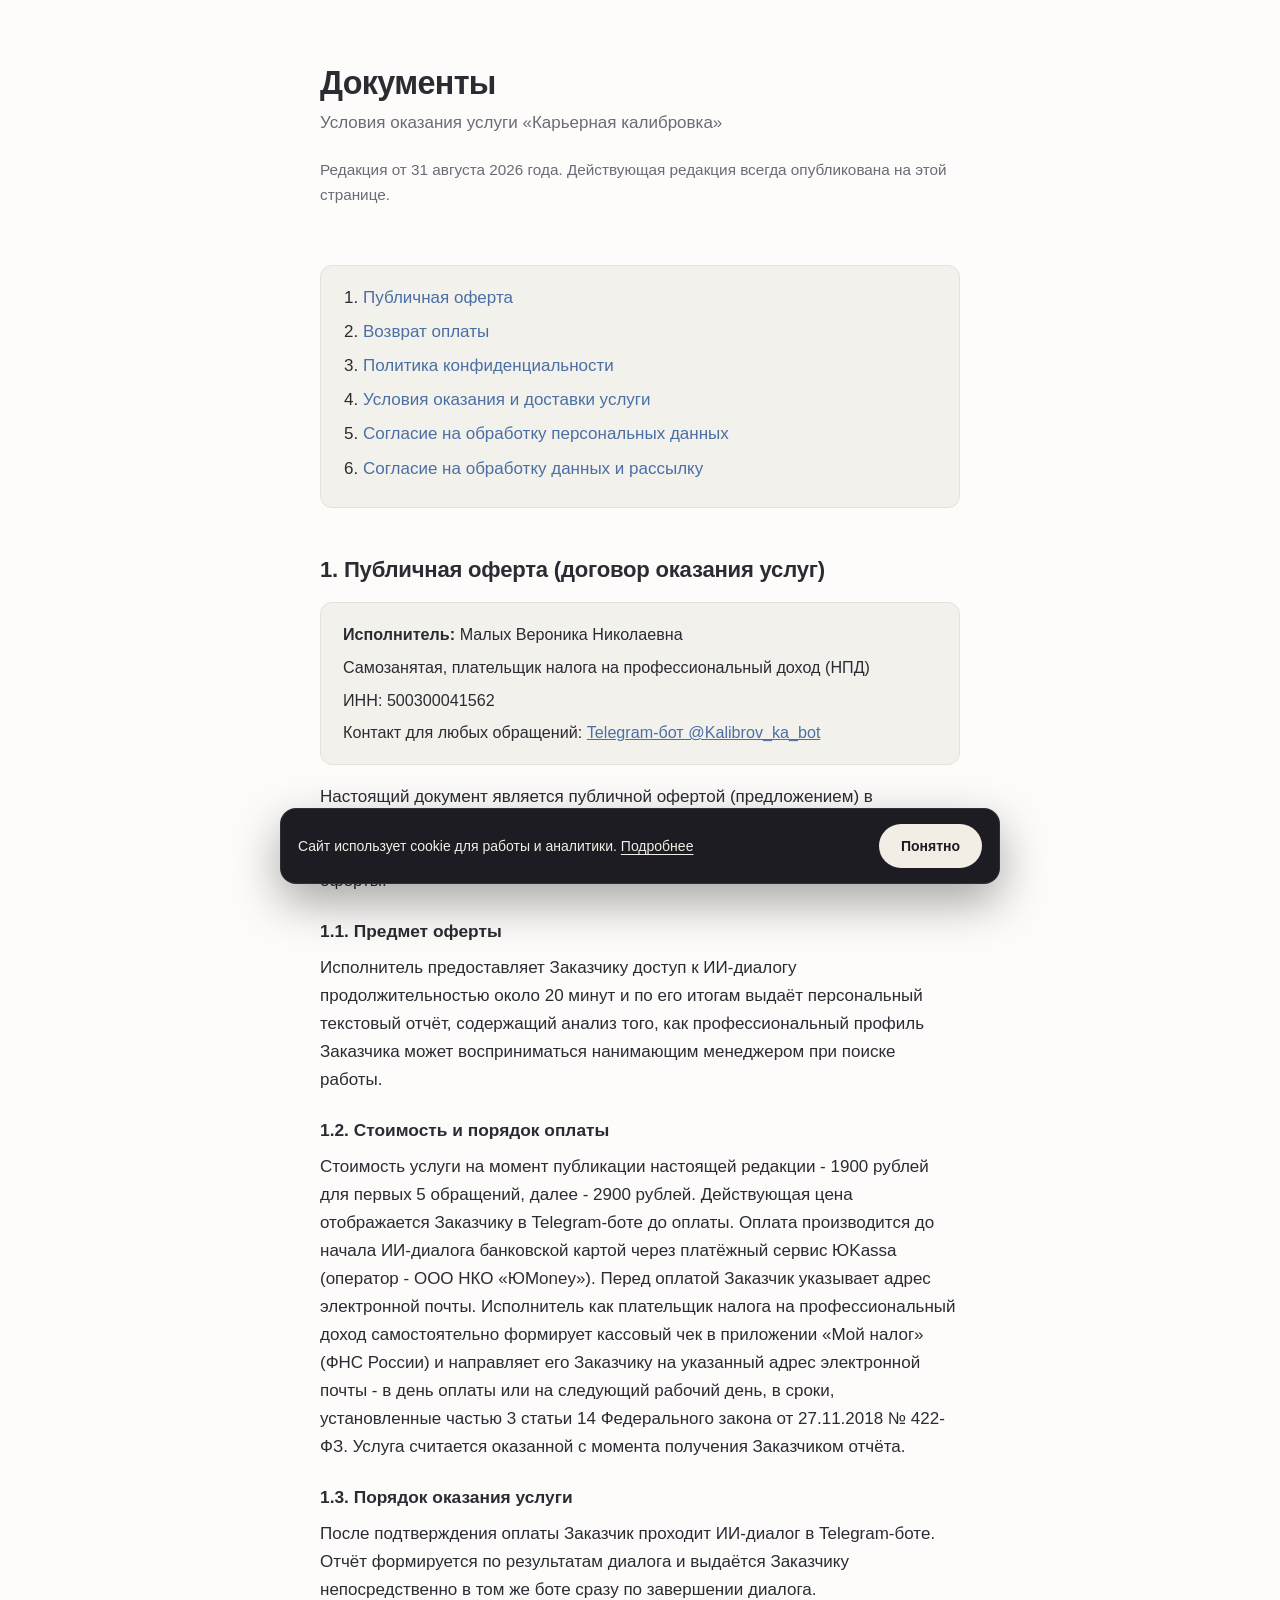
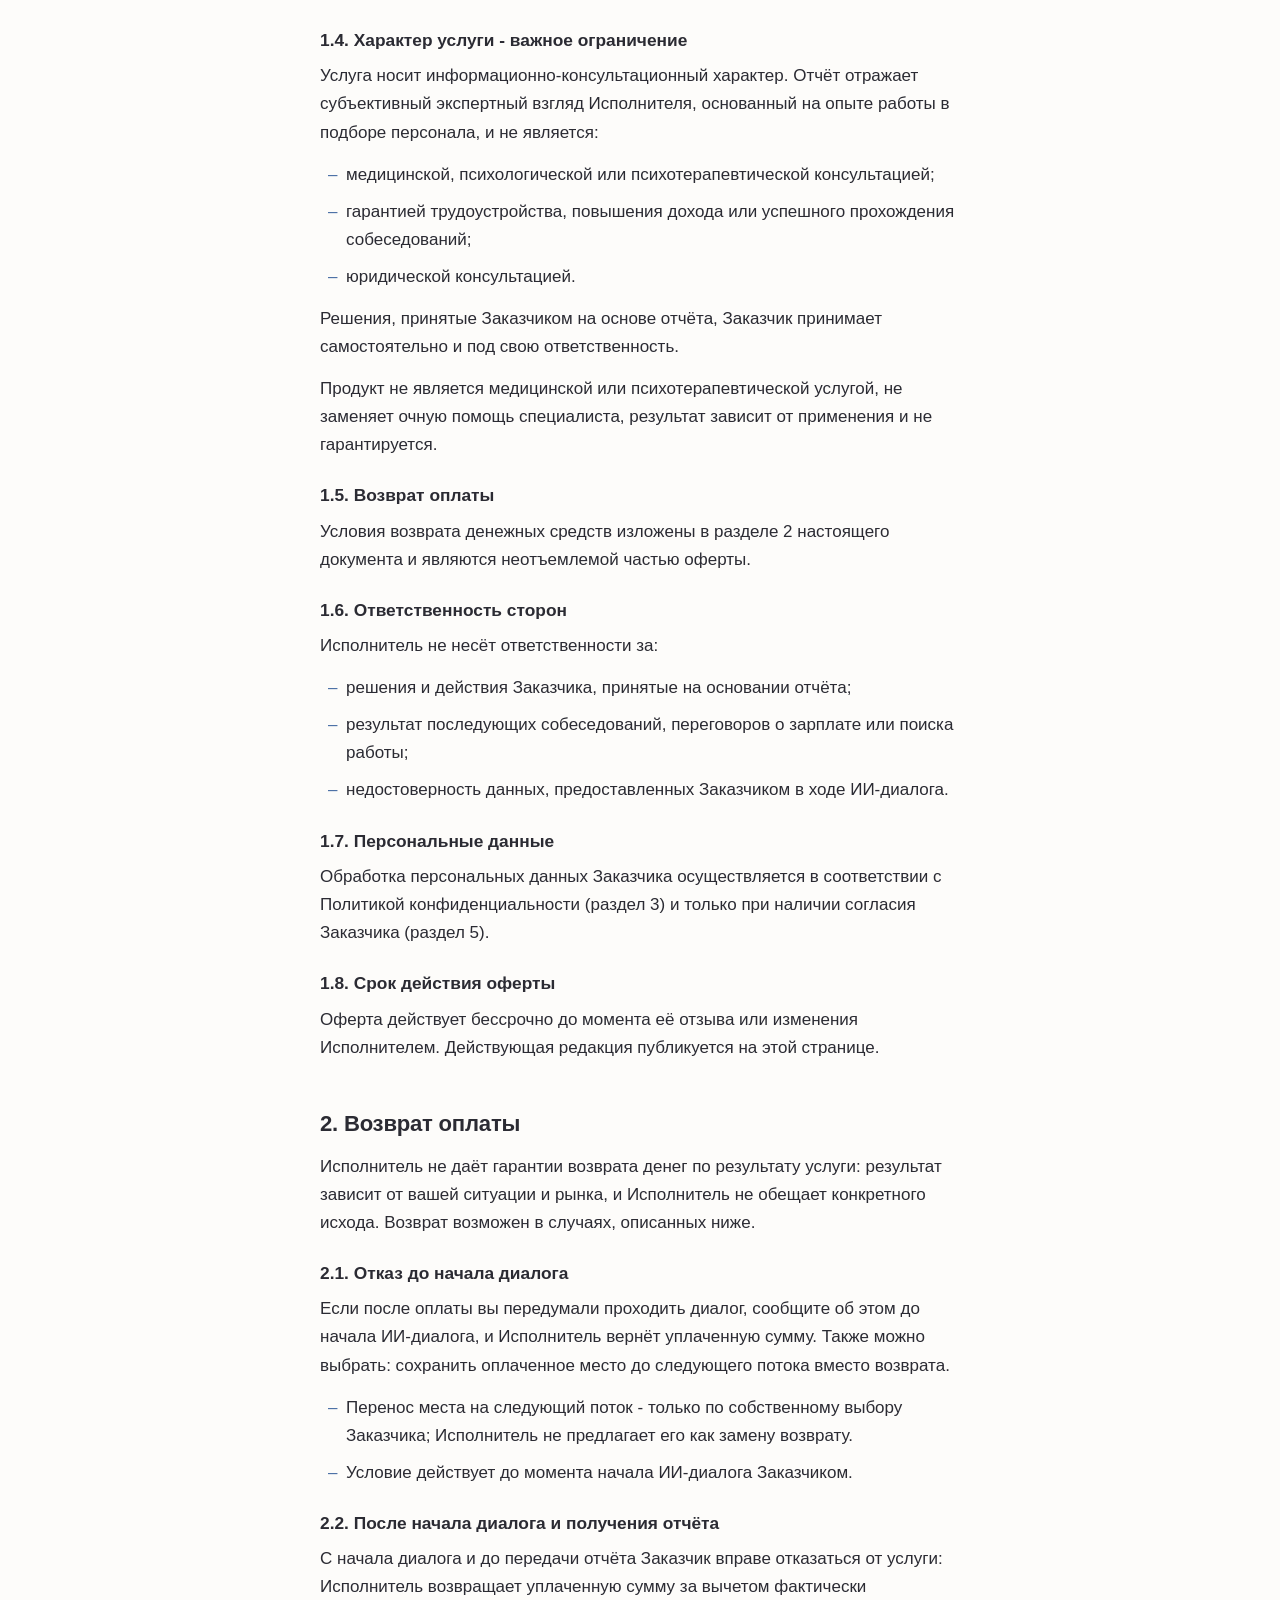
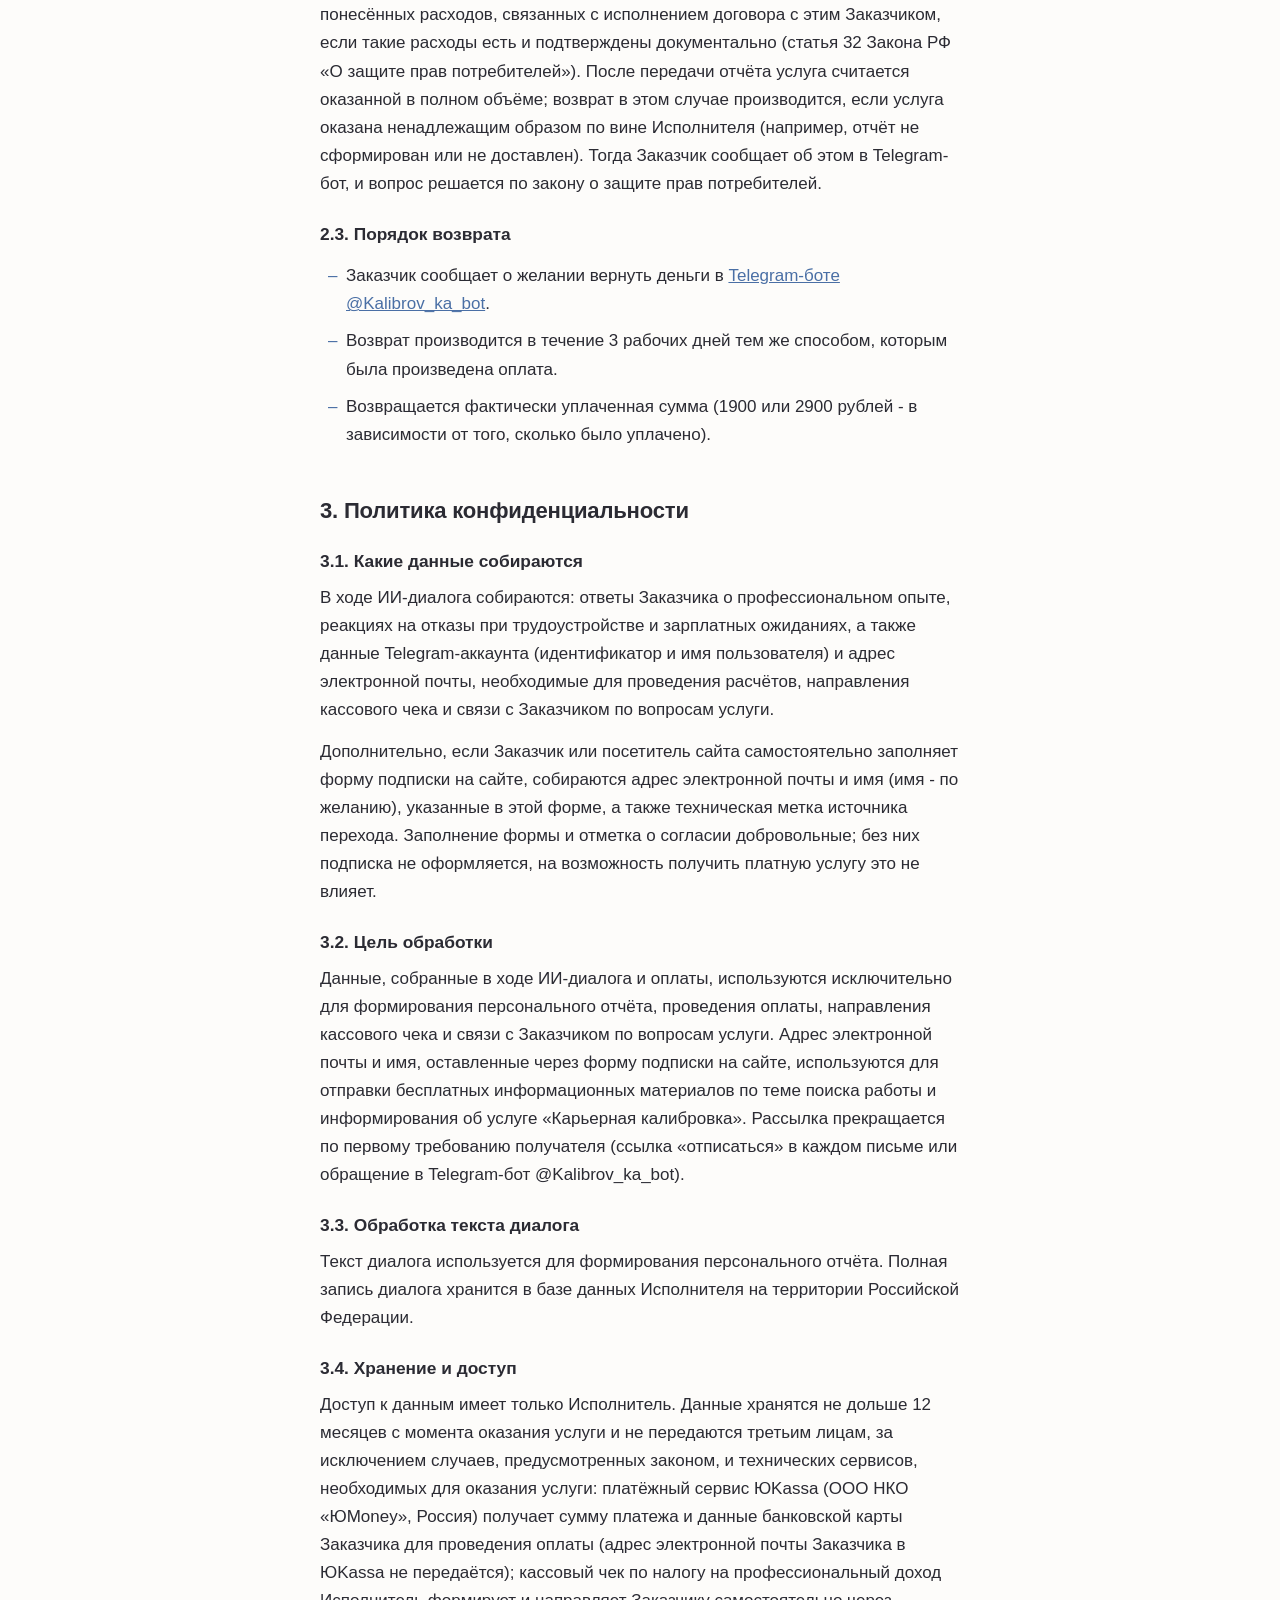
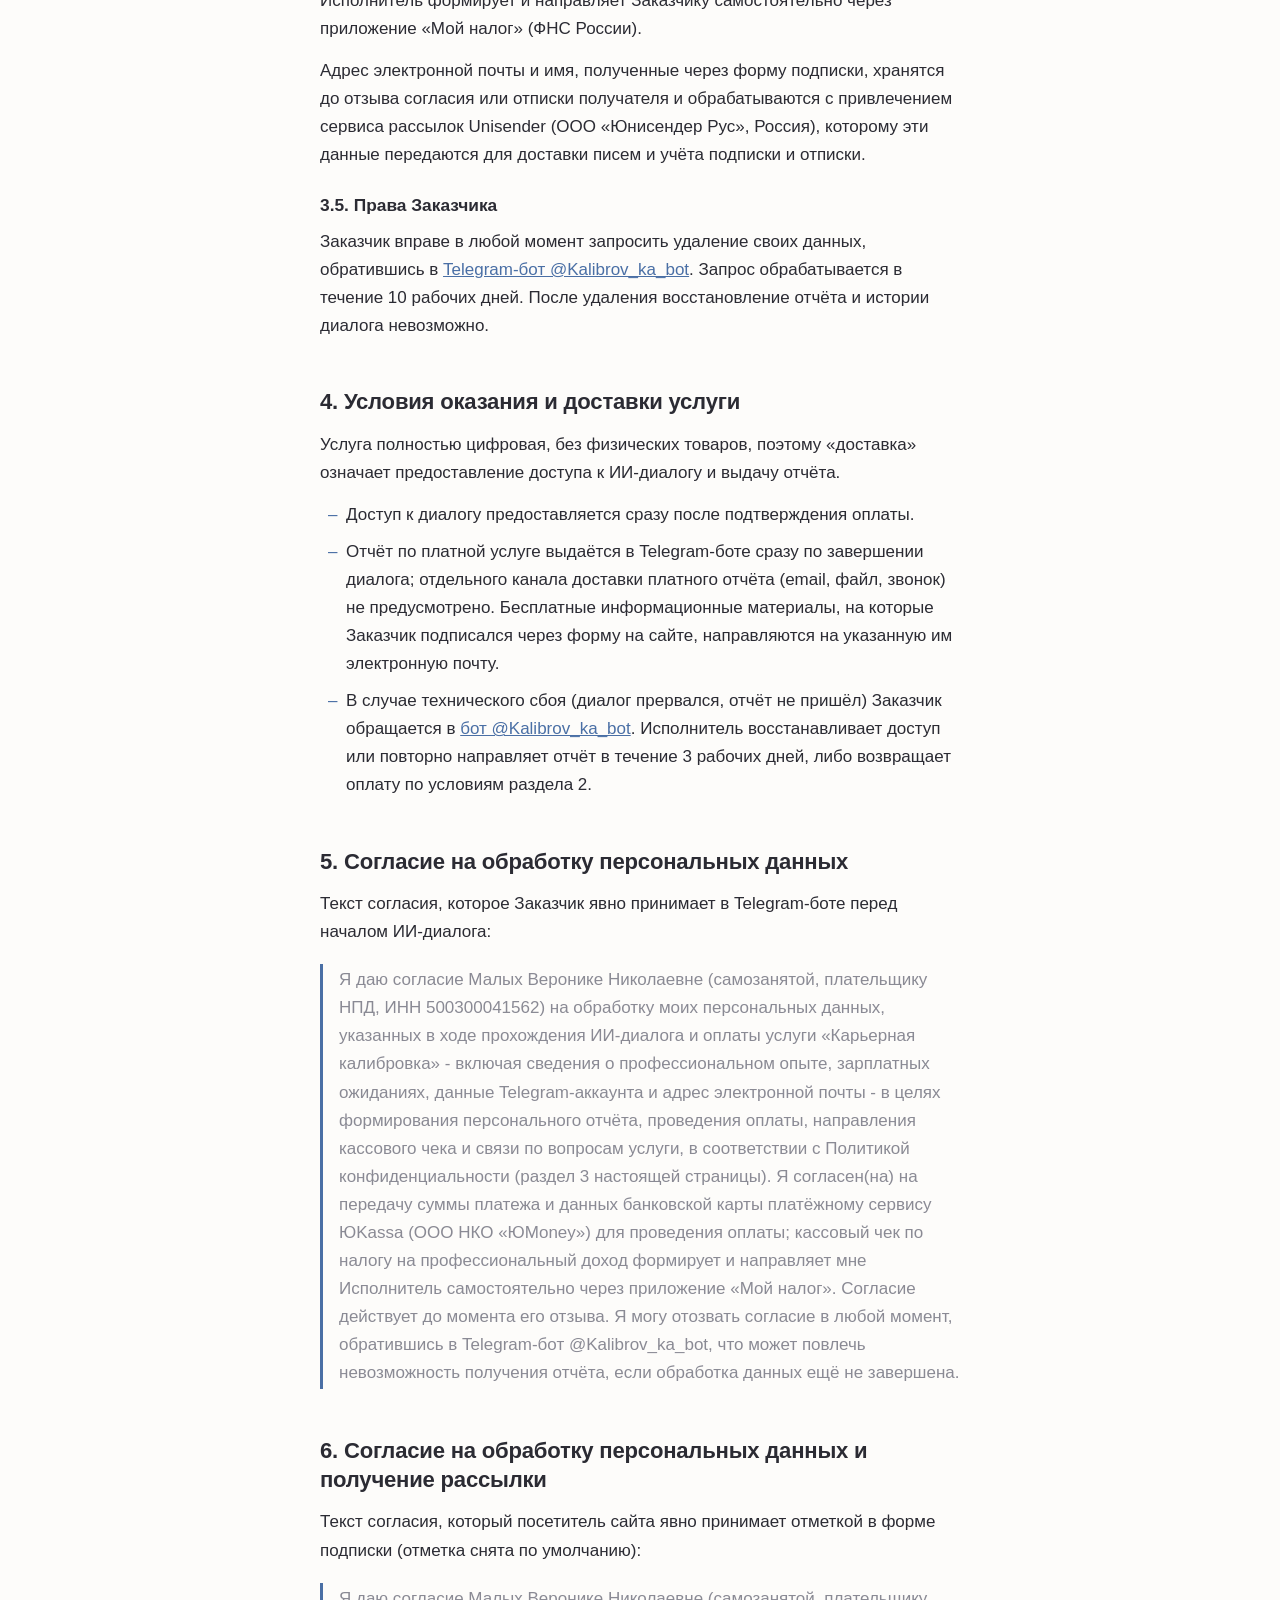
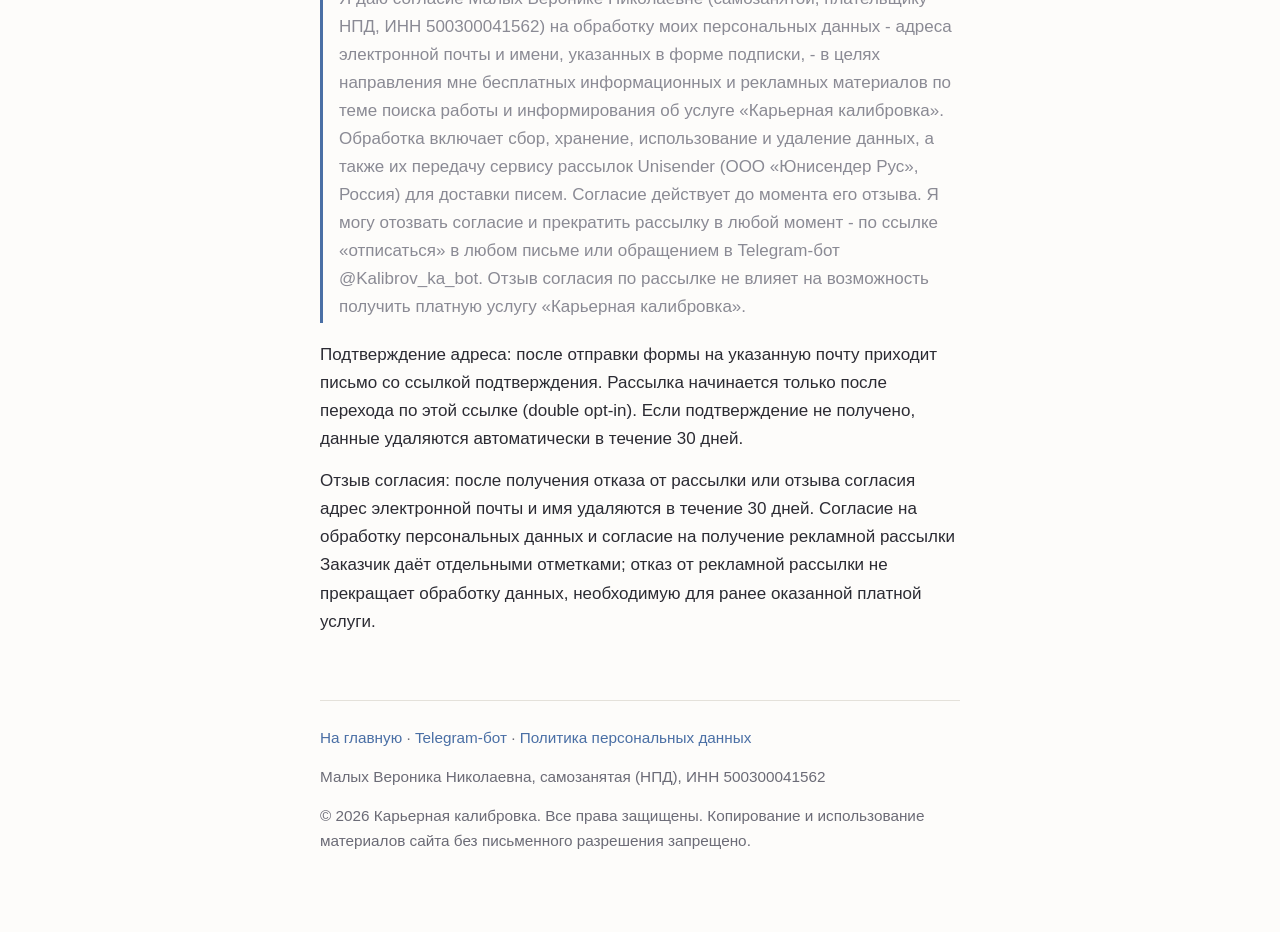
<file: legal.html>
<!DOCTYPE html>
<html lang="ru">
<head>
<meta charset="utf-8">
<meta name="viewport" content="width=device-width, initial-scale=1">
<title>Документы - Карьерная калибровка</title>
<meta name="description" content="Публичная оферта, условия возврата, политика конфиденциальности, условия доставки и согласие на обработку персональных данных - услуга «Карьерная калибровка».">
<meta name="robots" content="noindex, follow">
<link rel="canonical" href="https://kariernay-kalibrovka.ru/legal.html">
<link rel="icon" href="data:image/svg+xml,%3Csvg xmlns='http://www.w3.org/2000/svg' viewBox='0 0 100 100'%3E%3Ccircle cx='50' cy='50' r='40' fill='none' stroke='%234a6fa5' stroke-width='8'/%3E%3Ccircle cx='50' cy='50' r='12' fill='%234a6fa5'/%3E%3C/svg%3E">
<style>
:root{
  --bg:#fdfcfa; --text:#2b2b33; --muted:#6b6b76; --accent:#4a6fa5;
  --accent-dark:#3b5a87; --card:#f3f1ec; --border:#e4e1da; --quote:#8a8a94;
}
@media (prefers-color-scheme: dark){
  :root{
    --bg:#17171c; --text:#e8e6e1; --muted:#a2a2ab; --accent:#7fa3d4;
    --accent-dark:#9db9e0; --card:#20202a; --border:#31313d; --quote:#8f8f9a;
  }
}
*{margin:0;padding:0;box-sizing:border-box}
body{
  background:var(--bg); color:var(--text);
  font-family:-apple-system,BlinkMacSystemFont,"Segoe UI",Roboto,"Helvetica Neue",Arial,sans-serif;
  font-size:17px; line-height:1.65;
}
main{max-width:680px; margin:0 auto; padding:24px 20px 64px}
header.doc-head{padding:40px 0 24px}
h1{font-size:1.9em; line-height:1.2; letter-spacing:-0.02em; margin-bottom:6px}
.tagline{color:var(--muted); font-size:1em; margin-bottom:20px}
h2{font-size:1.3em; line-height:1.3; margin:48px 0 14px; letter-spacing:-0.01em; scroll-margin-top:16px}
h3{font-size:1.02em; margin:22px 0 8px}
p{margin-bottom:14px}
a{color:var(--accent)}
.toc{background:var(--card); border:1px solid var(--border); border-radius:12px; padding:18px 22px; margin:20px 0}
.toc ol{margin:0 0 0 20px}
.toc li{margin-bottom:6px}
.toc a{text-decoration:none}
.toc a:hover{text-decoration:underline}
.req{background:var(--card); border:1px solid var(--border); border-radius:12px; padding:18px 22px; margin:18px 0}
.req p{margin-bottom:6px; font-size:.95em}
.req p:last-child{margin-bottom:0}
blockquote{
  border-left:3px solid var(--accent); padding:2px 0 2px 16px;
  color:var(--quote); margin:18px 0;
}
ul.plain{list-style:none; margin:14px 0}
ul.plain li{padding-left:26px; position:relative; margin-bottom:9px}
ul.plain li::before{content:"\2013"; position:absolute; left:8px; color:var(--accent)}
.updated{color:var(--muted); font-size:.9em}
footer{
  margin-top:64px; padding-top:24px; border-top:1px solid var(--border);
  color:var(--muted); font-size:.9em;
}
footer a{color:var(--accent); text-decoration:none}
</style>
</head>
<body>
<main>

<header class="doc-head">
  <h1>Документы</h1>
  <p class="tagline">Условия оказания услуги «Карьерная калибровка»</p>
  <p class="updated">Редакция от 31 августа 2026 года. Действующая редакция всегда опубликована на этой странице.</p>
</header>

<div class="toc">
  <ol>
    <li><a href="#offerta">Публичная оферта</a></li>
    <li><a href="#vozvrat">Возврат оплаты</a></li>
    <li><a href="#privacy">Политика конфиденциальности</a></li>
    <li><a href="#dostavka">Условия оказания и доставки услуги</a></li>
    <li><a href="#soglasie">Согласие на обработку персональных данных</a></li>
    <li><a href="#rassylka">Согласие на обработку данных и рассылку</a></li>
  </ol>
</div>

<section>
  <h2 id="offerta">1. Публичная оферта (договор оказания услуг)</h2>

  <div class="req">
    <p><strong>Исполнитель:</strong> Малых Вероника Николаевна</p>
    <p>Самозанятая, плательщик налога на профессиональный доход (НПД)</p>
    <p>ИНН: 500300041562</p>
    <p>Контакт для любых обращений: <a href="https://t.me/Kalibrov_ka_bot">Telegram-бот @Kalibrov_ka_bot</a></p>
  </div>

  <p>Настоящий документ является публичной офертой (предложением) в соответствии со ст. 437 Гражданского кодекса РФ. Оплата услуги Заказчиком означает полное и безоговорочное принятие (акцепт) условий настоящей оферты.</p>

  <h3>1.1. Предмет оферты</h3>
  <p>Исполнитель предоставляет Заказчику доступ к ИИ-диалогу продолжительностью около 20 минут и по его итогам выдаёт персональный текстовый отчёт, содержащий анализ того, как профессиональный профиль Заказчика может восприниматься нанимающим менеджером при поиске работы.</p>

  <h3>1.2. Стоимость и порядок оплаты</h3>
  <p>Стоимость услуги на момент публикации настоящей редакции - 1900 рублей для первых 5 обращений, далее - 2900 рублей. Действующая цена отображается Заказчику в Telegram-боте до оплаты. Оплата производится до начала ИИ-диалога банковской картой через платёжный сервис ЮKassa (оператор - ООО НКО «ЮMoney»). Перед оплатой Заказчик указывает адрес электронной почты. Исполнитель как плательщик налога на профессиональный доход самостоятельно формирует кассовый чек в приложении «Мой налог» (ФНС России) и направляет его Заказчику на указанный адрес электронной почты - в день оплаты или на следующий рабочий день, в сроки, установленные частью 3 статьи 14 Федерального закона от 27.11.2018 № 422-ФЗ. Услуга считается оказанной с момента получения Заказчиком отчёта.</p>

  <h3>1.3. Порядок оказания услуги</h3>
  <p>После подтверждения оплаты Заказчик проходит ИИ-диалог в Telegram-боте. Отчёт формируется по результатам диалога и выдаётся Заказчику непосредственно в том же боте сразу по завершении диалога.</p>

  <h3>1.4. Характер услуги - важное ограничение</h3>
  <p>Услуга носит информационно-консультационный характер. Отчёт отражает субъективный экспертный взгляд Исполнителя, основанный на опыте работы в подборе персонала, и не является:</p>
  <ul class="plain">
    <li>медицинской, психологической или психотерапевтической консультацией;</li>
    <li>гарантией трудоустройства, повышения дохода или успешного прохождения собеседований;</li>
    <li>юридической консультацией.</li>
  </ul>
  <p>Решения, принятые Заказчиком на основе отчёта, Заказчик принимает самостоятельно и под свою ответственность.</p>
  <p>Продукт не является медицинской или психотерапевтической услугой, не заменяет очную помощь специалиста, результат зависит от применения и не гарантируется.</p>

  <h3>1.5. Возврат оплаты</h3>
  <p>Условия возврата денежных средств изложены в разделе 2 настоящего документа и являются неотъемлемой частью оферты.</p>

  <h3>1.6. Ответственность сторон</h3>
  <p>Исполнитель не несёт ответственности за:</p>
  <ul class="plain">
    <li>решения и действия Заказчика, принятые на основании отчёта;</li>
    <li>результат последующих собеседований, переговоров о зарплате или поиска работы;</li>
    <li>недостоверность данных, предоставленных Заказчиком в ходе ИИ-диалога.</li>
  </ul>

  <h3>1.7. Персональные данные</h3>
  <p>Обработка персональных данных Заказчика осуществляется в соответствии с Политикой конфиденциальности (раздел 3) и только при наличии согласия Заказчика (раздел 5).</p>

  <h3>1.8. Срок действия оферты</h3>
  <p>Оферта действует бессрочно до момента её отзыва или изменения Исполнителем. Действующая редакция публикуется на этой странице.</p>
</section>

<section>
  <h2 id="vozvrat">2. Возврат оплаты</h2>
  <p>Исполнитель не даёт гарантии возврата денег по результату услуги: результат зависит от вашей ситуации и рынка, и Исполнитель не обещает конкретного исхода. Возврат возможен в случаях, описанных ниже.</p>

  <h3>2.1. Отказ до начала диалога</h3>
  <p>Если после оплаты вы передумали проходить диалог, сообщите об этом до начала ИИ-диалога, и Исполнитель вернёт уплаченную сумму. Также можно выбрать: сохранить оплаченное место до следующего потока вместо возврата.</p>
  <ul class="plain">
    <li>Перенос места на следующий поток - только по собственному выбору Заказчика; Исполнитель не предлагает его как замену возврату.</li>
    <li>Условие действует до момента начала ИИ-диалога Заказчиком.</li>
  </ul>

  <h3>2.2. После начала диалога и получения отчёта</h3>
  <p>С начала диалога и до передачи отчёта Заказчик вправе отказаться от услуги: Исполнитель возвращает уплаченную сумму за вычетом фактически понесённых расходов, связанных с исполнением договора с этим Заказчиком, если такие расходы есть и подтверждены документально (статья 32 Закона РФ «О защите прав потребителей»). После передачи отчёта услуга считается оказанной в полном объёме; возврат в этом случае производится, если услуга оказана ненадлежащим образом по вине Исполнителя (например, отчёт не сформирован или не доставлен). Тогда Заказчик сообщает об этом в Telegram-бот, и вопрос решается по закону о защите прав потребителей.</p>

  <h3>2.3. Порядок возврата</h3>
  <ul class="plain">
    <li>Заказчик сообщает о желании вернуть деньги в <a href="https://t.me/Kalibrov_ka_bot">Telegram-боте @Kalibrov_ka_bot</a>.</li>
    <li>Возврат производится в течение 3 рабочих дней тем же способом, которым была произведена оплата.</li>
    <li>Возвращается фактически уплаченная сумма (1900 или 2900 рублей - в зависимости от того, сколько было уплачено).</li>
  </ul>
</section>

<section>
  <h2 id="privacy">3. Политика конфиденциальности</h2>

  <h3>3.1. Какие данные собираются</h3>
  <p>В ходе ИИ-диалога собираются: ответы Заказчика о профессиональном опыте, реакциях на отказы при трудоустройстве и зарплатных ожиданиях, а также данные Telegram-аккаунта (идентификатор и имя пользователя) и адрес электронной почты, необходимые для проведения расчётов, направления кассового чека и связи с Заказчиком по вопросам услуги.</p>
  <p>Дополнительно, если Заказчик или посетитель сайта самостоятельно заполняет форму подписки на сайте, собираются адрес электронной почты и имя (имя - по желанию), указанные в этой форме, а также техническая метка источника перехода. Заполнение формы и отметка о согласии добровольные; без них подписка не оформляется, на возможность получить платную услугу это не влияет.</p>

  <h3>3.2. Цель обработки</h3>
  <p>Данные, собранные в ходе ИИ-диалога и оплаты, используются исключительно для формирования персонального отчёта, проведения оплаты, направления кассового чека и связи с Заказчиком по вопросам услуги. Адрес электронной почты и имя, оставленные через форму подписки на сайте, используются для отправки бесплатных информационных материалов по теме поиска работы и информирования об услуге «Карьерная калибровка». Рассылка прекращается по первому требованию получателя (ссылка «отписаться» в каждом письме или обращение в Telegram-бот @Kalibrov_ka_bot).</p>

  <h3>3.3. Обработка текста диалога</h3>
  <p>Текст диалога используется для формирования персонального отчёта. Полная запись диалога хранится в базе данных Исполнителя на территории Российской Федерации.</p>

  <h3>3.4. Хранение и доступ</h3>
  <p>Доступ к данным имеет только Исполнитель. Данные хранятся не дольше 12 месяцев с момента оказания услуги и не передаются третьим лицам, за исключением случаев, предусмотренных законом, и технических сервисов, необходимых для оказания услуги: платёжный сервис ЮKassa (ООО НКО «ЮMoney», Россия) получает сумму платежа и данные банковской карты Заказчика для проведения оплаты (адрес электронной почты Заказчика в ЮKassa не передаётся); кассовый чек по налогу на профессиональный доход Исполнитель формирует и направляет Заказчику самостоятельно через приложение «Мой налог» (ФНС России).</p>
  <p>Адрес электронной почты и имя, полученные через форму подписки, хранятся до отзыва согласия или отписки получателя и обрабатываются с привлечением сервиса рассылок Unisender (ООО «Юнисендер Рус», Россия), которому эти данные передаются для доставки писем и учёта подписки и отписки.</p>

  <h3>3.5. Права Заказчика</h3>
  <p>Заказчик вправе в любой момент запросить удаление своих данных, обратившись в <a href="https://t.me/Kalibrov_ka_bot">Telegram-бот @Kalibrov_ka_bot</a>. Запрос обрабатывается в течение 10 рабочих дней. После удаления восстановление отчёта и истории диалога невозможно.</p>
</section>

<section>
  <h2 id="dostavka">4. Условия оказания и доставки услуги</h2>
  <p>Услуга полностью цифровая, без физических товаров, поэтому «доставка» означает предоставление доступа к ИИ-диалогу и выдачу отчёта.</p>
  <ul class="plain">
    <li>Доступ к диалогу предоставляется сразу после подтверждения оплаты.</li>
    <li>Отчёт по платной услуге выдаётся в Telegram-боте сразу по завершении диалога; отдельного канала доставки платного отчёта (email, файл, звонок) не предусмотрено. Бесплатные информационные материалы, на которые Заказчик подписался через форму на сайте, направляются на указанную им электронную почту.</li>
    <li>В случае технического сбоя (диалог прервался, отчёт не пришёл) Заказчик обращается в <a href="https://t.me/Kalibrov_ka_bot">бот @Kalibrov_ka_bot</a>. Исполнитель восстанавливает доступ или повторно направляет отчёт в течение 3 рабочих дней, либо возвращает оплату по условиям раздела 2.</li>
  </ul>
</section>

<section>
  <h2 id="soglasie">5. Согласие на обработку персональных данных</h2>
  <p>Текст согласия, которое Заказчик явно принимает в Telegram-боте перед началом ИИ-диалога:</p>
  <blockquote>Я даю согласие Малых Веронике Николаевне (самозанятой, плательщику НПД, ИНН 500300041562) на обработку моих персональных данных, указанных в ходе прохождения ИИ-диалога и оплаты услуги «Карьерная калибровка» - включая сведения о профессиональном опыте, зарплатных ожиданиях, данные Telegram-аккаунта и адрес электронной почты - в целях формирования персонального отчёта, проведения оплаты, направления кассового чека и связи по вопросам услуги, в соответствии с Политикой конфиденциальности (раздел 3 настоящей страницы). Я согласен(на) на передачу суммы платежа и данных банковской карты платёжному сервису ЮKassa (ООО НКО «ЮMoney») для проведения оплаты; кассовый чек по налогу на профессиональный доход формирует и направляет мне Исполнитель самостоятельно через приложение «Мой налог». Согласие действует до момента его отзыва. Я могу отозвать согласие в любой момент, обратившись в Telegram-бот @Kalibrov_ka_bot, что может повлечь невозможность получения отчёта, если обработка данных ещё не завершена.</blockquote>
</section>

<section>
  <h2 id="rassylka">6. Согласие на обработку персональных данных и получение рассылки</h2>
  <p>Текст согласия, который посетитель сайта явно принимает отметкой в форме подписки (отметка снята по умолчанию):</p>
  <blockquote>Я даю согласие Малых Веронике Николаевне (самозанятой, плательщику НПД, ИНН 500300041562) на обработку моих персональных данных - адреса электронной почты и имени, указанных в форме подписки, - в целях направления мне бесплатных информационных и рекламных материалов по теме поиска работы и информирования об услуге «Карьерная калибровка». Обработка включает сбор, хранение, использование и удаление данных, а также их передачу сервису рассылок Unisender (ООО «Юнисендер Рус», Россия) для доставки писем. Согласие действует до момента его отзыва. Я могу отозвать согласие и прекратить рассылку в любой момент - по ссылке «отписаться» в любом письме или обращением в Telegram-бот @Kalibrov_ka_bot. Отзыв согласия по рассылке не влияет на возможность получить платную услугу «Карьерная калибровка».</blockquote>
  <p>Подтверждение адреса: после отправки формы на указанную почту приходит письмо со ссылкой подтверждения. Рассылка начинается только после перехода по этой ссылке (double opt-in). Если подтверждение не получено, данные удаляются автоматически в течение 30 дней.</p>
  <p>Отзыв согласия: после получения отказа от рассылки или отзыва согласия адрес электронной почты и имя удаляются в течение 30 дней. Согласие на обработку персональных данных и согласие на получение рекламной рассылки Заказчик даёт отдельными отметками; отказ от рекламной рассылки не прекращает обработку данных, необходимую для ранее оказанной платной услуги.</p>
</section>

<footer>
  <p><a href="/">На главную</a> · <a href="https://t.me/Kalibrov_ka_bot">Telegram-бот</a> · <a href="/policy">Политика персональных данных</a></p>
  <p>Малых Вероника Николаевна, самозанятая (НПД), ИНН 500300041562</p>
  <p>© 2026 Карьерная калибровка. Все права защищены. Копирование и использование материалов сайта без письменного разрешения запрещено.</p>
</footer>

</main>
<script>(function(){function go(){if(!location.hash)return;var el=document.getElementById(location.hash.slice(1));if(el)el.scrollIntoView();}window.addEventListener("load",function(){go();(document.fonts&&document.fonts.ready?document.fonts.ready:Promise.resolve()).then(function(){setTimeout(go,50);});});})();</script>
<script src="/cookie-banner.js" defer></script>
</body>
</html>
</file>
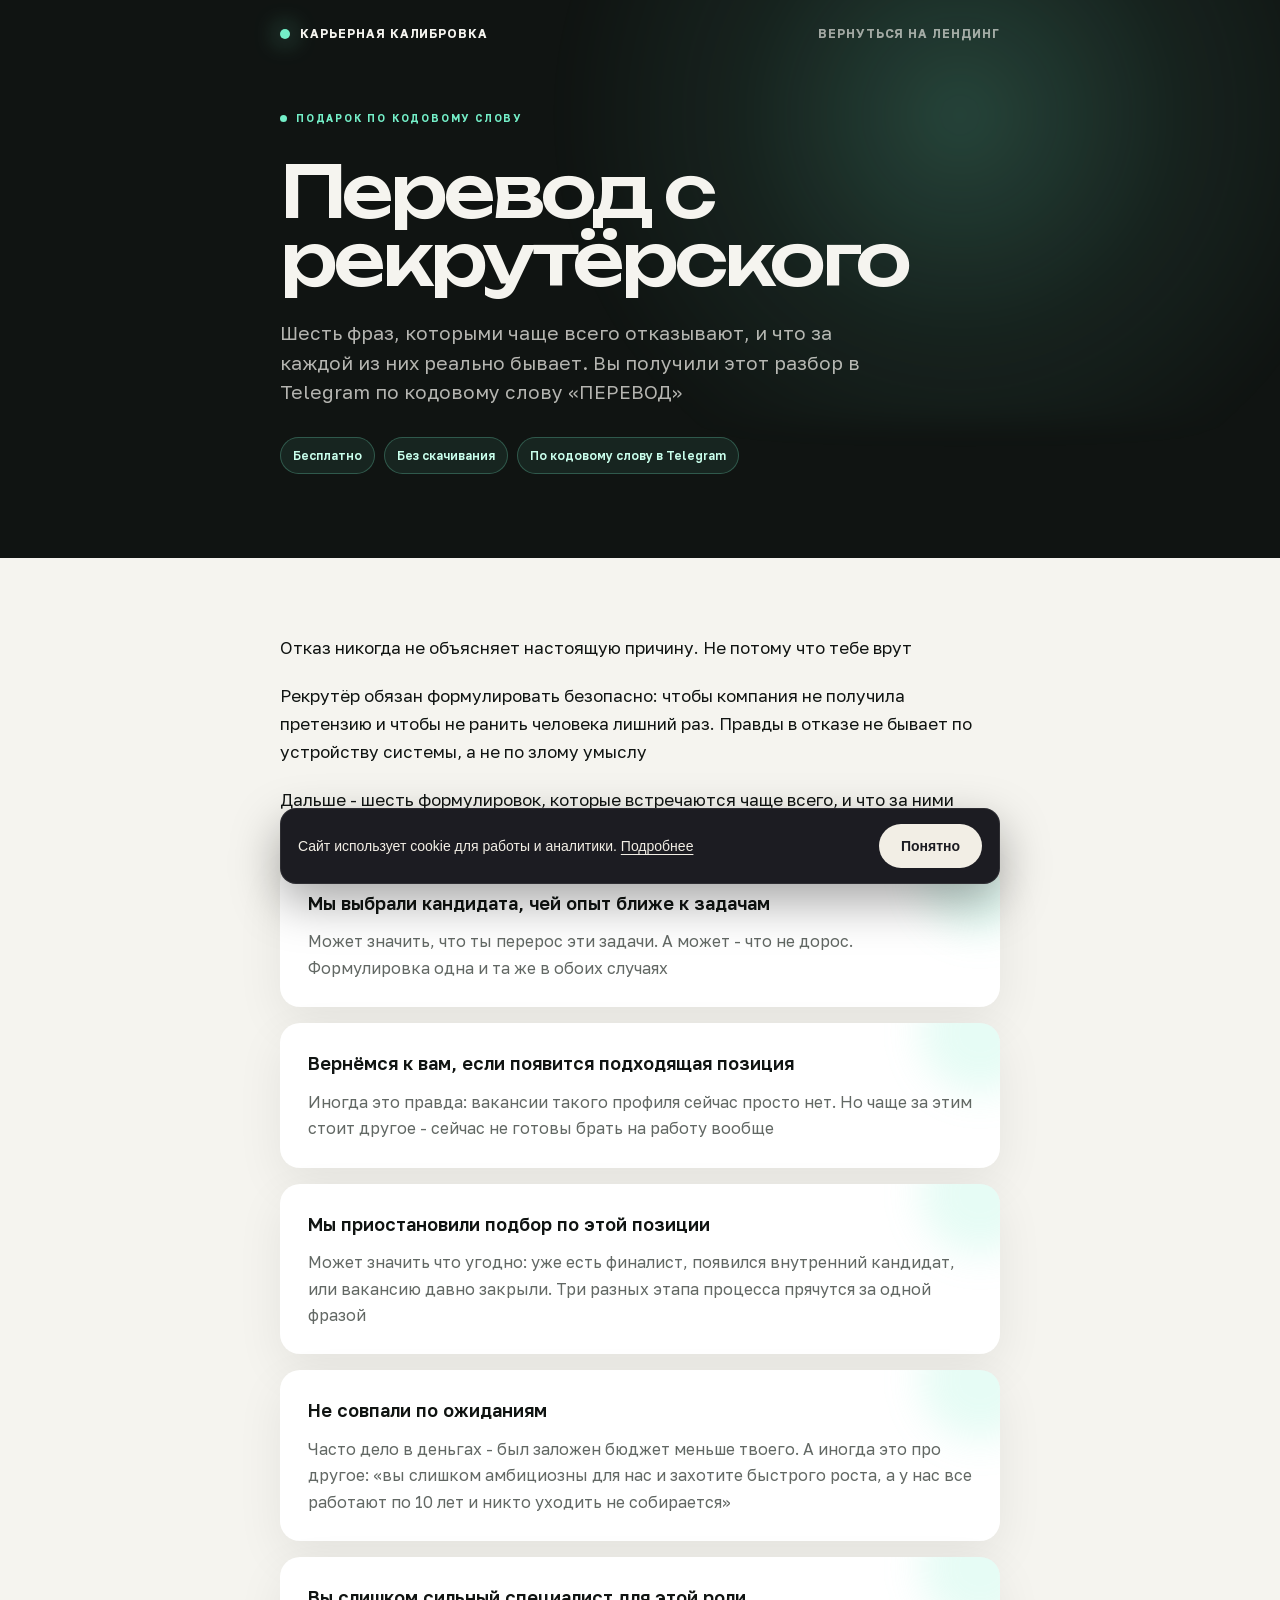
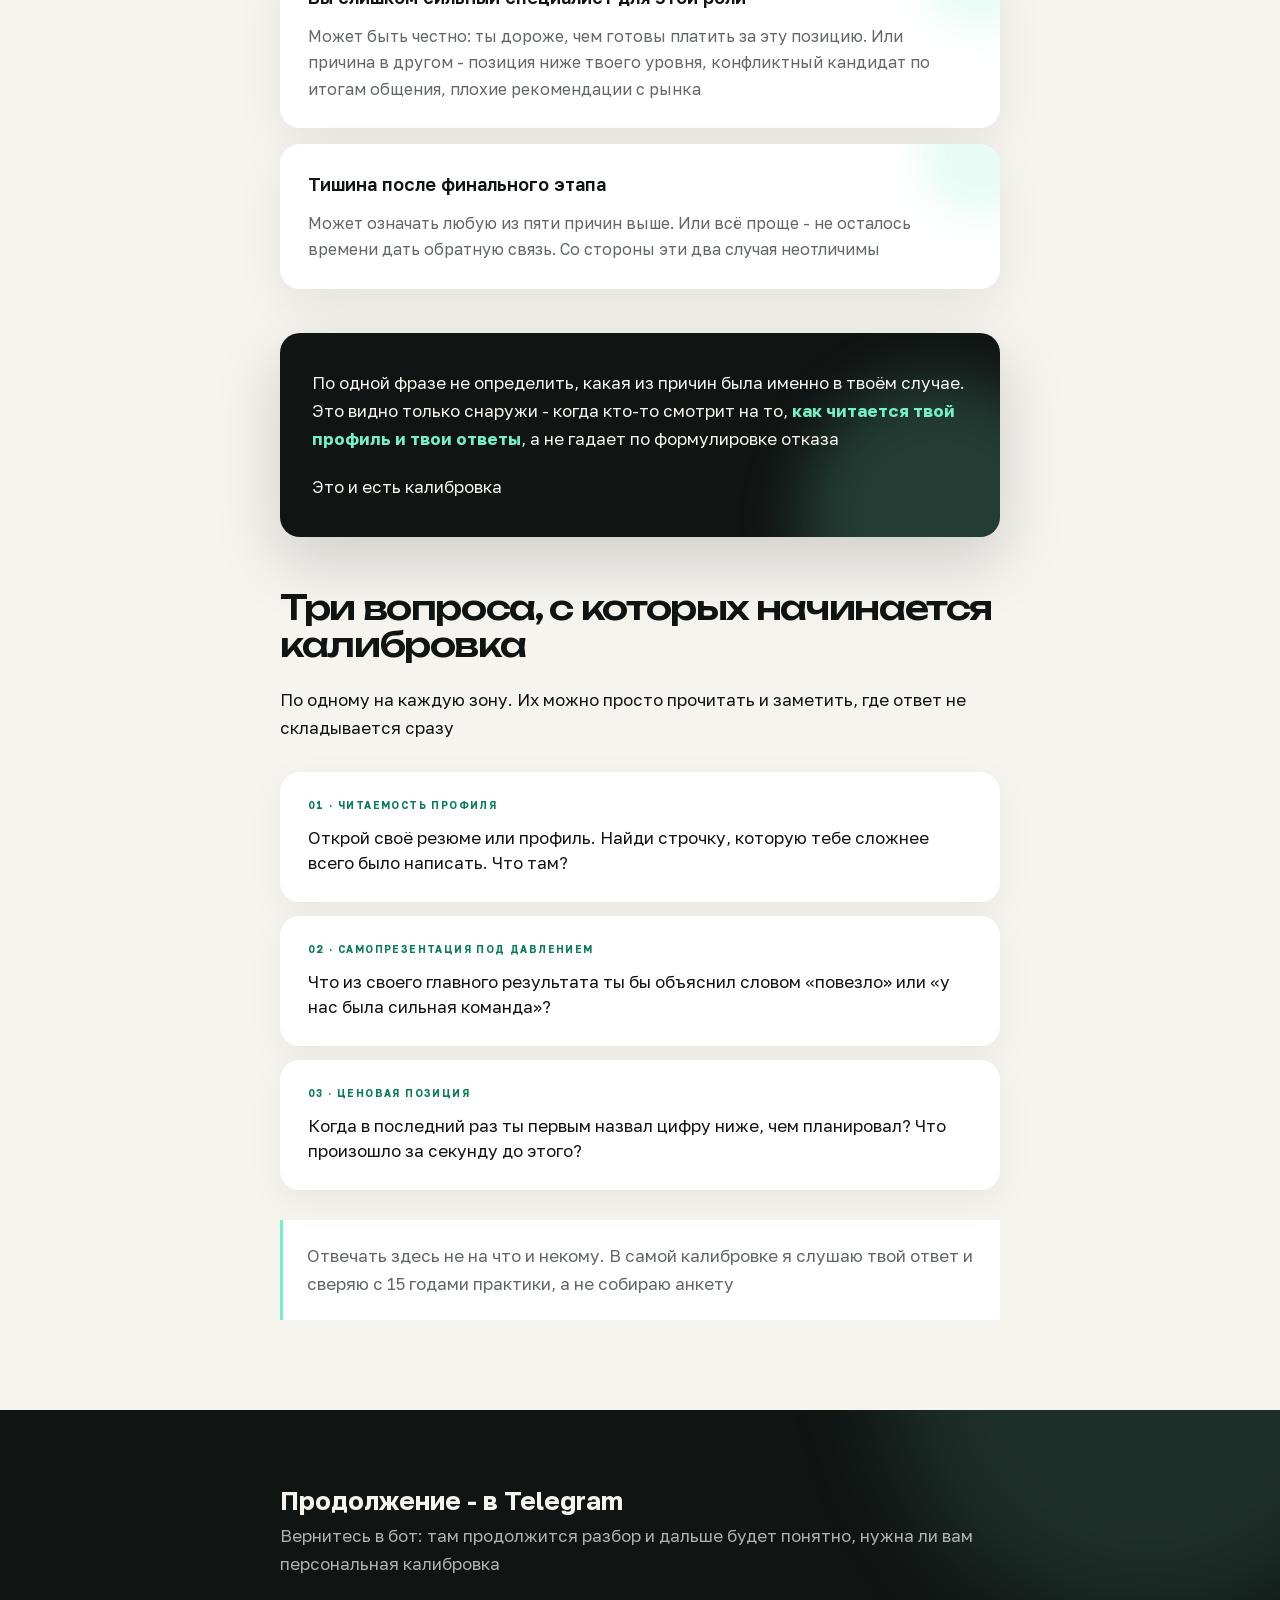
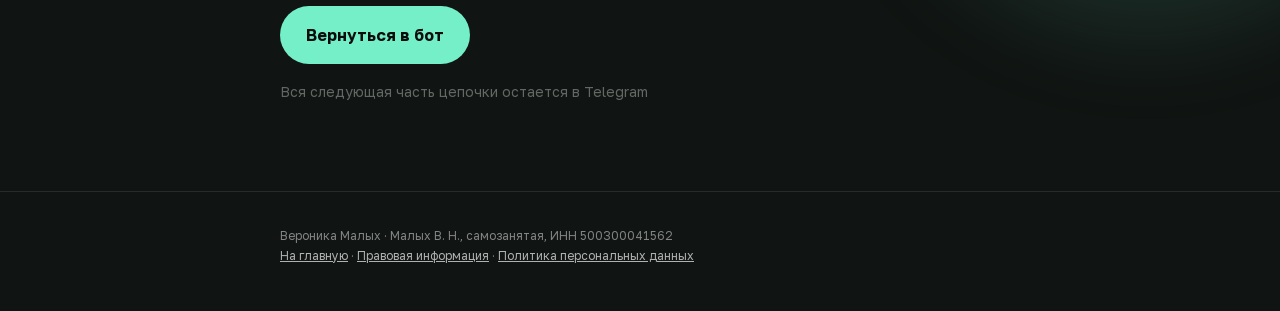
<file: perevod.html>
<!DOCTYPE html>
<html lang="ru">
<head>
<meta charset="utf-8">
<meta name="viewport" content="width=device-width, initial-scale=1">
<title>Перевод с рекрутёрского - что на самом деле стоит за отказом</title>
<meta name="description" content="Шесть типовых формулировок отказа рекрутёра и что за каждой реально бывает. Разбор от Вероники Малых, 15+ лет в подборе персонала. По одной фразе причину не вычислить - её видно только снаружи.">
<meta name="robots" content="noindex, nofollow">
<link rel="canonical" href="https://kariernay-kalibrovka.ru/perevod.html">
<meta property="og:type" content="article">
<meta property="og:title" content="Перевод с рекрутёрского: шесть фраз отказа и что за ними">
<meta property="og:description" content="Отказ никогда не называет настоящую причину - не по злому умыслу, а по устройству системы. Разбор шести формулировок.">
<meta property="og:url" content="https://kariernay-kalibrovka.ru/perevod.html">
<link href="/fonts.css" rel="stylesheet">
<link rel="icon" href="data:image/svg+xml,%3Csvg xmlns='http://www.w3.org/2000/svg' viewBox='0 0 100 100'%3E%3Ccircle cx='50' cy='50' r='39' fill='%23111614' stroke='%236bf0c8' stroke-width='5'/%3E%3Ccircle cx='50' cy='50' r='8' fill='%236bf0c8'/%3E%3C/svg%3E">
<script type="application/ld+json">
{"@context":"https://schema.org","@type":"Article","headline":"Перевод с рекрутёрского - что на самом деле стоит за отказом","author":{"@type":"Person","name":"Вероника Малых","jobTitle":"Карьерный консультант"},"publisher":{"@type":"Person","name":"Вероника Малых"},"description":"Шесть типовых формулировок отказа рекрутёра и что за каждой реально бывает.","inLanguage":"ru","mainEntityOfPage":"https://kariernay-kalibrovka.ru/perevod.html"}
</script>
<style>
:root{--ink:#0b0d0d;--paper:#f4f5f3;--paper-2:#e7eae7;--mint:#72f2c7;--mint-d:#087c5d;--muted:#5f6562;--hair:rgba(11,13,13,.13)}
@media (prefers-color-scheme:dark){:root{--ink:#f4f5f3;--paper:#111514;--paper-2:#1a201e;--muted:#a2a2ab;--hair:rgba(255,255,255,.14)}}
*{box-sizing:border-box;margin:0;padding:0}
html{scroll-behavior:smooth}
body{background:var(--paper);color:var(--ink);font-family:"Golos Text","Segoe UI",sans-serif;font-size:17px;line-height:1.65}
.wrap{width:min(720px,calc(100% - 44px));margin:auto}
.display{font-family:"Unbounded","Golos Text",sans-serif;font-weight:500;letter-spacing:-.05em}
.eyebrow{display:inline-flex;align-items:center;gap:9px;font-size:10px;font-weight:700;letter-spacing:.18em;text-transform:uppercase;color:var(--mint-d)}
.eyebrow:before{content:"";width:7px;height:7px;border-radius:50%;background:var(--mint)}
header{background:var(--ink);color:var(--paper);padding:64px 0 72px}
header .eyebrow{color:var(--mint)}
h1{font-family:"Unbounded","Golos Text",sans-serif;font-weight:500;font-size:clamp(34px,6vw,60px);line-height:.98;letter-spacing:-.055em;margin:26px 0 22px}
.lead{max-width:600px;color:rgba(244,245,243,.72);font-size:19px;line-height:1.55}
@media(prefers-color-scheme:dark){.lead{color:var(--muted)}}
main{padding:66px 0 90px}
main p{margin:0 0 20px}
main h2{font-family:"Unbounded","Golos Text",sans-serif;font-weight:500;font-size:clamp(24px,3.4vw,34px);line-height:1.1;letter-spacing:-.04em;margin:52px 0 22px}
.phrase{border:1px solid var(--hair);border-left:3px solid var(--mint);border-radius:14px;padding:22px 24px;margin:0 0 16px;background:var(--paper-2)}
.phrase q{display:block;font-weight:600;font-size:18px;margin-bottom:10px}
.phrase q:before,.phrase q:after{content:none}
.phrase p{margin:0;color:var(--muted);font-size:16px}
.pull{border-radius:20px;background:var(--ink);color:var(--paper);padding:36px 32px;margin:44px 0}
.pull strong{color:var(--mint)}
.pull p:last-child{margin:0}
.questions{display:grid;gap:14px;margin:30px 0}.question{border:1px solid var(--hair);border-radius:20px;padding:26px 28px;background:var(--paper-2);font-size:17px;line-height:1.5}.question small{display:block;margin-bottom:12px;color:var(--mint-d);font-size:10px;font-weight:700;letter-spacing:.14em;text-transform:uppercase}.boundary-note{margin:30px 0 0;padding:22px 24px;border-left:3px solid var(--mint);background:var(--paper-2);color:var(--muted)}
.cta{background:var(--paper-2);border-top:1px solid var(--hair);padding:70px 0 88px}
.cta h2{margin-top:0}
.cta-actions{display:flex;flex-wrap:wrap;gap:12px;margin-top:28px}.btn{display:inline-flex;align-items:center;gap:14px;padding:16px 26px;border-radius:999px;background:var(--mint);color:#0b0d0d;text-decoration:none;font-weight:700;font-size:16px}.btn-secondary{background:transparent;color:var(--ink);box-shadow:inset 0 0 0 1px var(--hair)}
.btn:hover{filter:brightness(.96)}
.cta small{display:block;margin-top:16px;color:var(--muted);font-size:14px}
footer{background:var(--ink);color:rgba(244,245,243,.5);padding:34px 0 46px;font-size:12px;line-height:1.6}
footer a{color:rgba(244,245,243,.7)}
.reveal{opacity:0;transform:translateY(28px);transition:opacity .7s ease,transform .7s ease}
.reveal.on{opacity:1;transform:none}
@media(max-width:600px){.cta-actions{display:grid}.btn{justify-content:center;text-align:center}.question{padding:22px}}
@media(prefers-reduced-motion:reduce){html{scroll-behavior:auto}.reveal{opacity:1;transform:none;transition:none}}
:root{--ink:#101412;--paper:#f5f4ef;--paper-2:#fff;--mint:#74efc8;--mint-d:#087c5d;--muted:#626864;--hair:rgba(16,20,18,.13)}
body{background:var(--paper)}
header{position:relative;overflow:hidden;padding:0 0 84px;background:#101412;color:#f5f4ef}
header:before{content:"";position:absolute;inset:-35% -15% auto 35%;height:620px;background:radial-gradient(circle,rgba(116,239,200,.22),rgba(116,239,200,.07) 36%,transparent 68%);filter:blur(14px);pointer-events:none}
.article-nav{position:relative;z-index:1;display:flex;justify-content:space-between;align-items:center;padding:24px 0 58px;font-size:12px;font-weight:700;letter-spacing:.08em;text-transform:uppercase}
.article-nav a{color:inherit;text-decoration:none}.article-nav .brand{display:flex;align-items:center;gap:10px}.brand-dot{width:10px;height:10px;border-radius:50%;background:var(--mint);box-shadow:0 0 24px var(--mint)}
.article-nav .back{color:rgba(245,244,239,.62)}
header .wrap{position:relative;z-index:1}
header h1{max-width:680px;font-size:clamp(42px,7vw,72px);line-height:.94;margin:28px 0 25px}
header .lead{color:rgba(245,244,239,.72)}
.gift-access{display:flex;flex-wrap:wrap;gap:9px;margin-top:30px}.gift-access span{padding:8px 12px;border:1px solid rgba(116,239,200,.26);border-radius:999px;background:rgba(116,239,200,.08);color:#c9ffec;font-size:12px;font-weight:600}
main{padding-top:76px}
.phrase{position:relative;overflow:hidden;background:#fff;border:0;border-left:0;border-radius:20px;padding:26px 28px;box-shadow:0 16px 48px rgba(16,20,18,.07)}
.phrase:after{content:"";position:absolute;right:-40px;top:-50px;width:120px;height:120px;border-radius:50%;background:rgba(116,239,200,.18);filter:blur(18px)}
.phrase q,.phrase p{position:relative;z-index:1}
.pull{position:relative;overflow:hidden;box-shadow:0 24px 65px rgba(16,20,18,.17)}.pull:after{content:"";position:absolute;right:-80px;bottom:-120px;width:280px;height:280px;border-radius:50%;background:rgba(116,239,200,.19);filter:blur(30px)}.pull p{position:relative;z-index:1}
.question{background:#fff;border:0;box-shadow:0 12px 38px rgba(16,20,18,.055)}
.cta{background:#101412;color:#f5f4ef;border:0;position:relative;overflow:hidden}.cta:before{content:"";position:absolute;right:-10%;top:-80%;width:520px;height:520px;border-radius:50%;background:rgba(116,239,200,.13);filter:blur(50px)}.cta .wrap{position:relative}.cta p{color:rgba(245,244,239,.7)}.cta .btn-secondary{color:#f5f4ef;box-shadow:inset 0 0 0 1px rgba(245,244,239,.22)}
footer{border-top:1px solid rgba(245,244,239,.1)}
@media(max-width:600px){header{padding-bottom:64px}.article-nav{padding-bottom:42px}.article-nav .back{font-size:0}.article-nav .back:after{content:"На главную";font-size:11px}.wrap{width:min(100% - 30px,720px)}main{padding-top:54px}.phrase{padding:23px 21px}}
</style>
</head>
<body>

<header>
  <div class="wrap">
    <nav class="article-nav" aria-label="Навигация">
      <a class="brand" href="/"><span class="brand-dot"></span>Карьерная калибровка</a>
      <a class="back" href="/">Вернуться на лендинг</a>
    </nav>
    <span class="eyebrow">Подарок по кодовому слову</span>
    <h1>Перевод с рекрутёрского</h1>
    <p class="lead">Шесть фраз, которыми чаще всего отказывают, и что за каждой из них реально бывает. Вы получили этот разбор в Telegram по кодовому слову «ПЕРЕВОД»</p>
    <div class="gift-access"><span>Бесплатно</span><span>Без скачивания</span><span>По кодовому слову в Telegram</span></div>
  </div>
</header>

<main>
  <div class="wrap">
    <p>Отказ никогда не объясняет настоящую причину. Не потому что тебе врут</p>
    <p>Рекрутёр обязан формулировать безопасно: чтобы компания не получила претензию и чтобы не ранить человека лишний раз. Правды в отказе не бывает по устройству системы, а не по злому умыслу</p>
    <p>Дальше - шесть формулировок, которые встречаются чаще всего, и что за ними реально бывает</p>

    <div class="phrase reveal">
      <q>Мы выбрали кандидата, чей опыт ближе к задачам</q>
      <p>Может значить, что ты перерос эти задачи. А может - что не дорос. Формулировка одна и та же в обоих случаях</p>
    </div>
    <div class="phrase reveal">
      <q>Вернёмся к вам, если появится подходящая позиция</q>
      <p>Иногда это правда: вакансии такого профиля сейчас просто нет. Но чаще за этим стоит другое - сейчас не готовы брать на работу вообще</p>
    </div>
    <div class="phrase reveal">
      <q>Мы приостановили подбор по этой позиции</q>
      <p>Может значить что угодно: уже есть финалист, появился внутренний кандидат, или вакансию давно закрыли. Три разных этапа процесса прячутся за одной фразой</p>
    </div>
    <div class="phrase reveal">
      <q>Не совпали по ожиданиям</q>
      <p>Часто дело в деньгах - был заложен бюджет меньше твоего. А иногда это про другое: «вы слишком амбициозны для нас и захотите быстрого роста, а у нас все работают по 10 лет и никто уходить не собирается»</p>
    </div>
    <div class="phrase reveal">
      <q>Вы слишком сильный специалист для этой роли</q>
      <p>Может быть честно: ты дороже, чем готовы платить за эту позицию. Или причина в другом - позиция ниже твоего уровня, конфликтный кандидат по итогам общения, плохие рекомендации с рынка</p>
    </div>
    <div class="phrase reveal">
      <q>Тишина после финального этапа</q>
      <p>Может означать любую из пяти причин выше. Или всё проще - не осталось времени дать обратную связь. Со стороны эти два случая неотличимы</p>
    </div>

    <div class="pull reveal">
      <p>По одной фразе не определить, какая из причин была именно в твоём случае. Это видно только снаружи - когда кто-то смотрит на то, <strong>как читается твой профиль и твои ответы</strong>, а не гадает по формулировке отказа</p>
      <p>Это и есть калибровка</p>
    </div>

    <h2>Три вопроса, с которых начинается калибровка</h2>
    <p>По одному на каждую зону. Их можно просто прочитать и заметить, где ответ не складывается сразу</p>
    <div class="questions">
      <div class="question reveal"><small>01 · Читаемость профиля</small>Открой своё резюме или профиль. Найди строчку, которую тебе сложнее всего было написать. Что там?</div>
      <div class="question reveal"><small>02 · Самопрезентация под давлением</small>Что из своего главного результата ты бы объяснил словом «повезло» или «у нас была сильная команда»?</div>
      <div class="question reveal"><small>03 · Ценовая позиция</small>Когда в последний раз ты первым назвал цифру ниже, чем планировал? Что произошло за секунду до этого?</div>
    </div>
    <p class="boundary-note">Отвечать здесь не на что и некому. В самой калибровке я слушаю твой ответ и сверяю с 15 годами практики, а не собираю анкету</p>
  </div>
</main>

<section class="cta">
  <div class="wrap">
    <h2>Продолжение - в Telegram</h2>
    <p>Вернитесь в бот: там продолжится разбор и дальше будет понятно, нужна ли вам персональная калибровка</p>
    <div class="cta-actions">
      <a class="btn" href="https://t.me/Kalibrov_ka_bot">Вернуться в бот</a>
    </div>
    <small>Вся следующая часть цепочки остается в Telegram</small>

  </div>
</section>

<footer>
  <div class="wrap">
    <p>Вероника Малых · Малых В. Н., самозанятая, ИНН 500300041562</p>
    <p><a href="/">На главную</a> · <a href="/legal.html">Правовая информация</a> · <a href="/policy">Политика персональных данных</a></p>
  </div>
</footer>

<script>
var io=new IntersectionObserver(function(es){es.forEach(function(e){if(e.isIntersecting){e.target.classList.add('on');io.unobserve(e.target)}})},{threshold:.15});
document.querySelectorAll('.reveal').forEach(function(el){io.observe(el)});
</script>
<script src="/cookie-banner.js" defer></script>
</body>
</html>
</file>
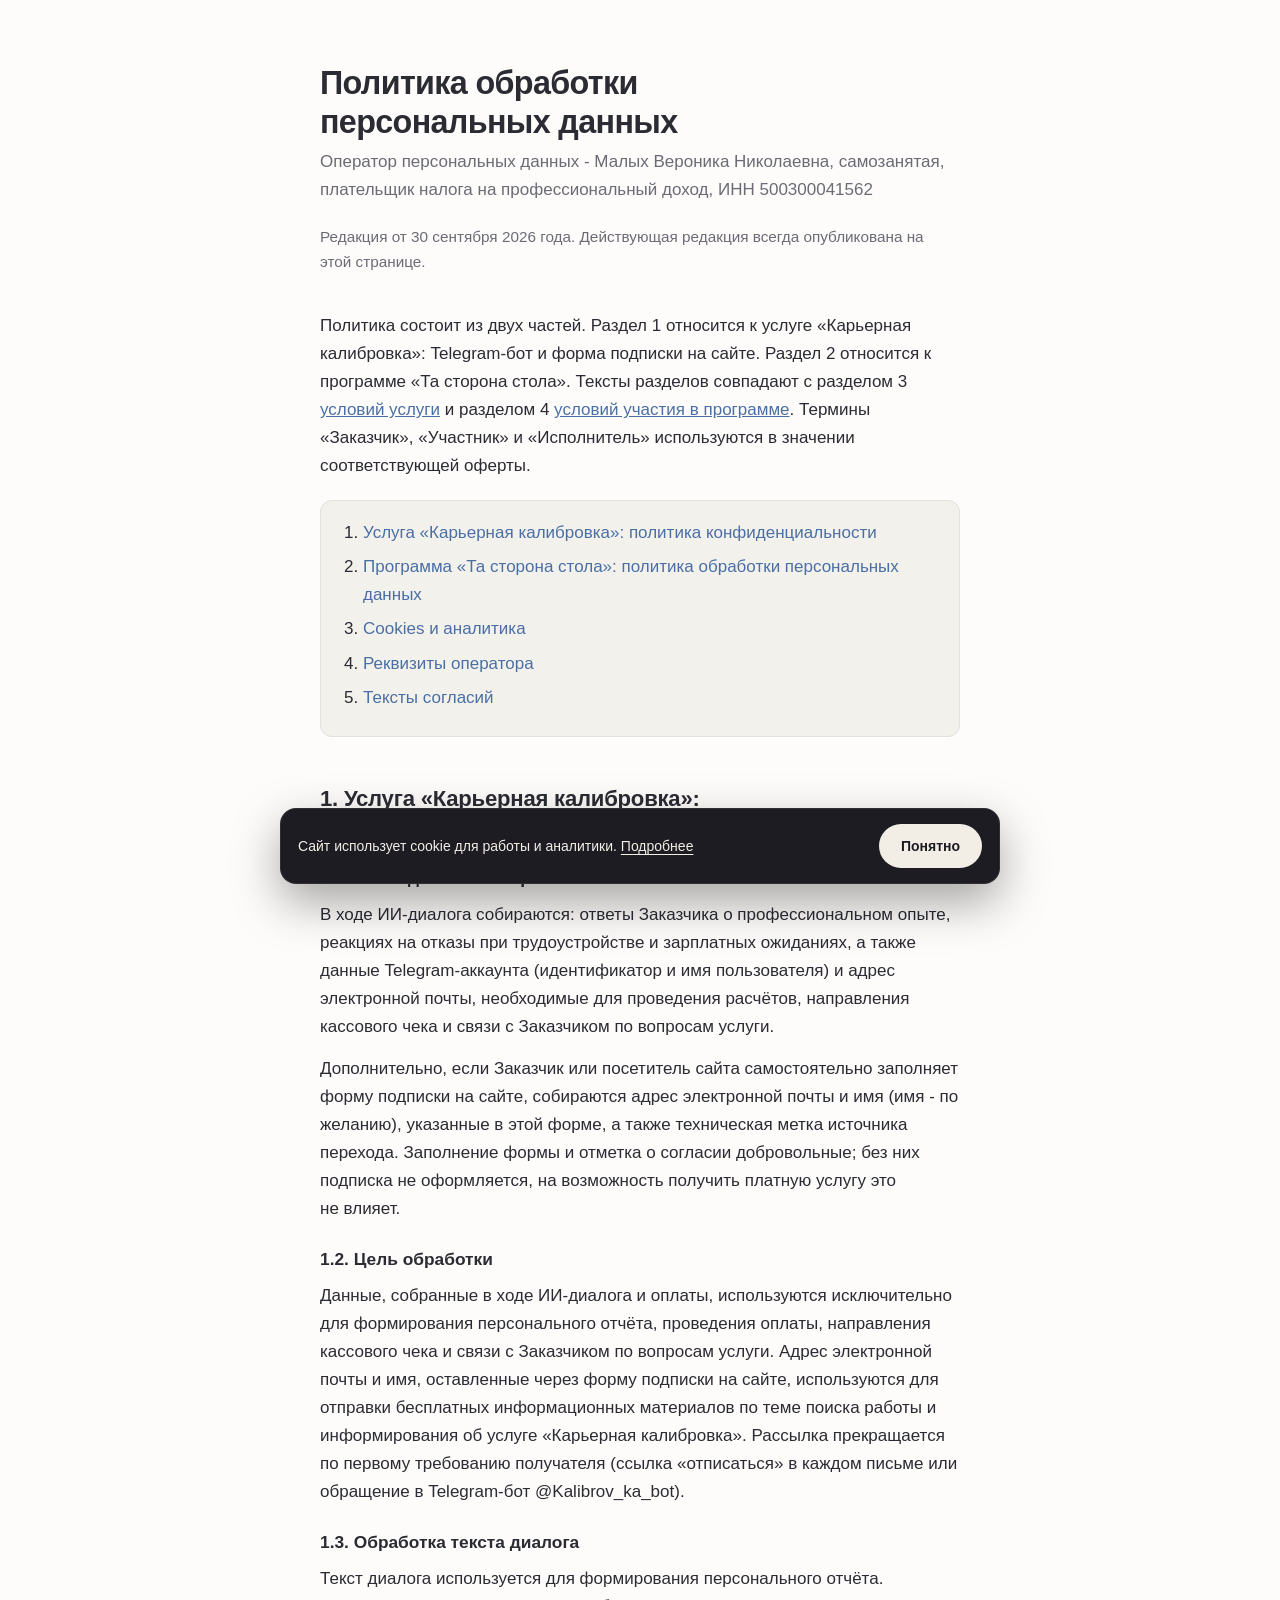
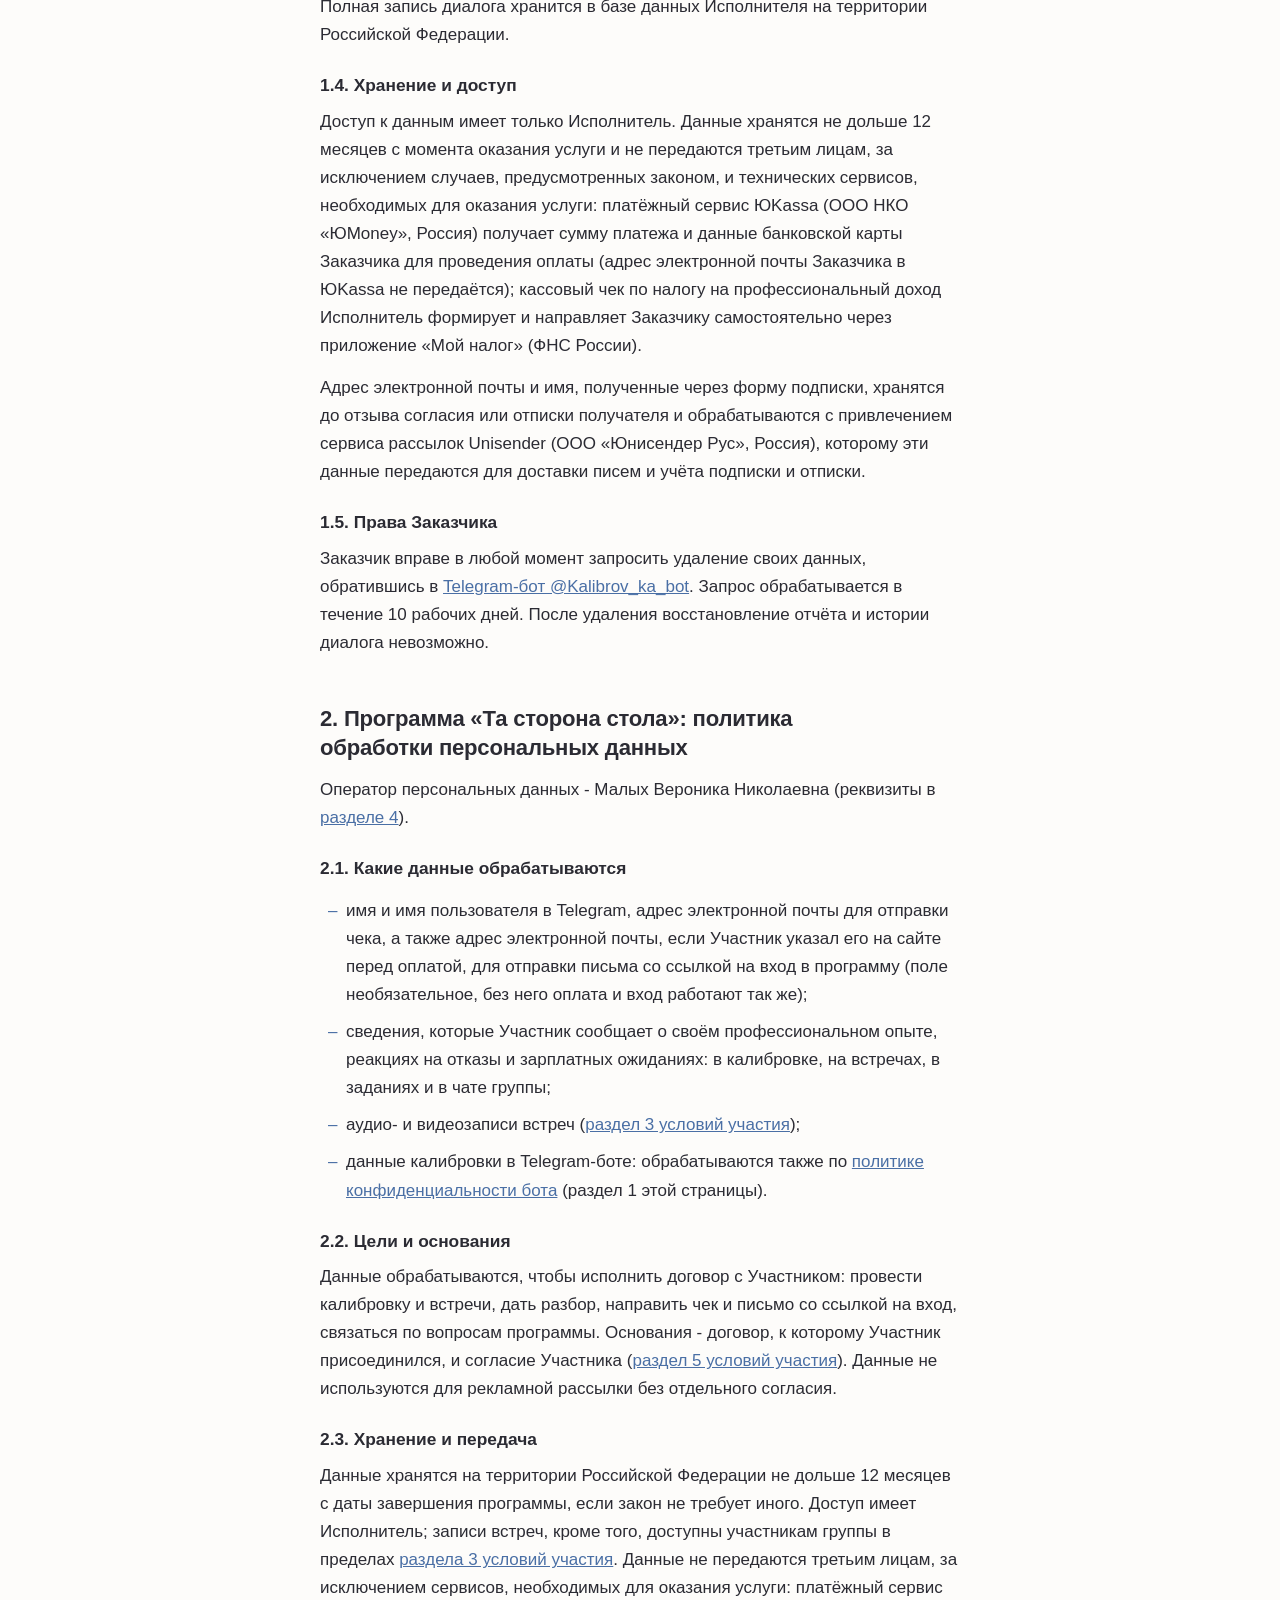
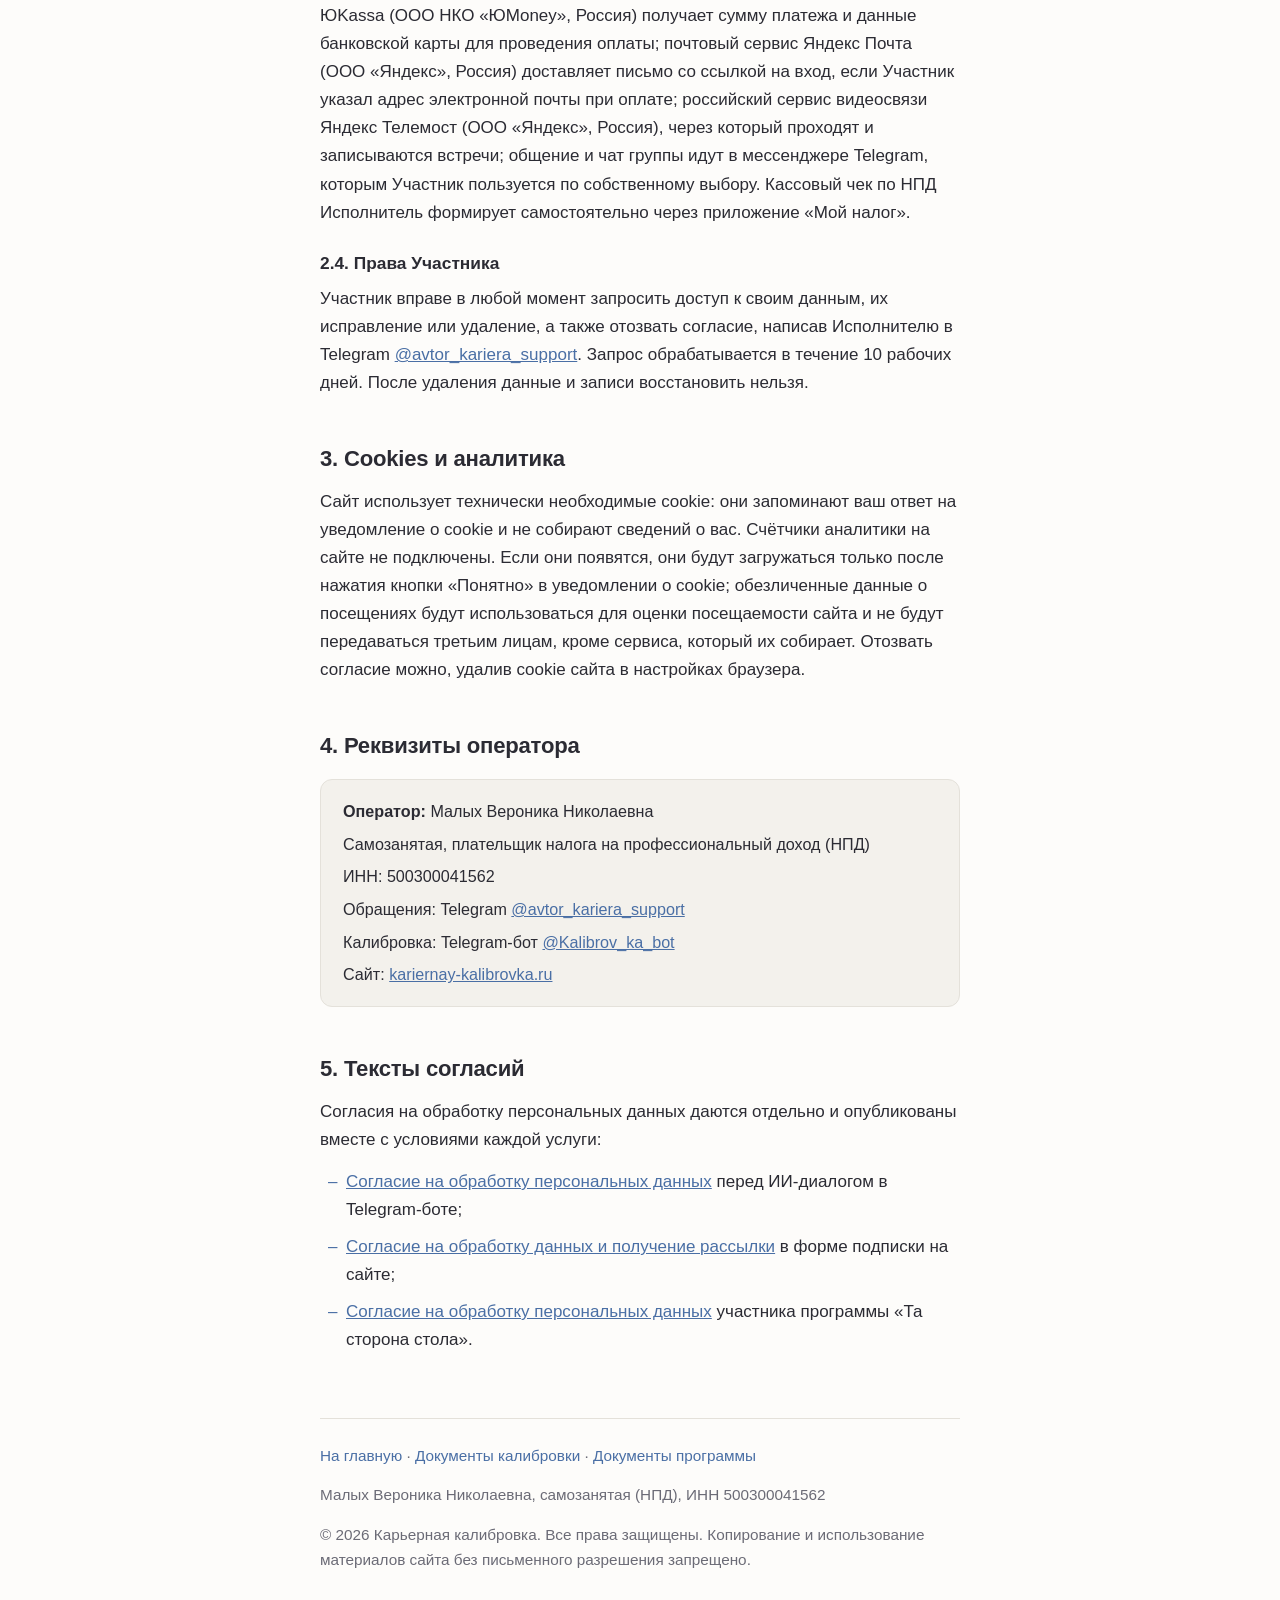
<file: policy.html>
<!DOCTYPE html>
<html lang="ru">
<head>
<meta charset="utf-8">
<meta name="viewport" content="width=device-width, initial-scale=1">
<title>Политика персональных данных - Карьерная калибровка</title>
<meta name="description" content="Политика обработки персональных данных: услуга «Карьерная калибровка» (Telegram-бот и сайт) и программа «Та сторона стола». Оператор - Малых Вероника Николаевна.">
<meta name="robots" content="noindex, follow">
<link rel="canonical" href="https://kariernay-kalibrovka.ru/policy">
<link rel="icon" href="data:image/svg+xml,%3Csvg xmlns='http://www.w3.org/2000/svg' viewBox='0 0 100 100'%3E%3Ccircle cx='50' cy='50' r='40' fill='none' stroke='%234a6fa5' stroke-width='8'/%3E%3Ccircle cx='50' cy='50' r='12' fill='%234a6fa5'/%3E%3C/svg%3E">
<style>
:root{
  --bg:#fdfcfa; --text:#2b2b33; --muted:#6b6b76; --accent:#4a6fa5;
  --accent-dark:#3b5a87; --card:#f3f1ec; --border:#e4e1da; --quote:#8a8a94;
}
@media (prefers-color-scheme: dark){
  :root{
    --bg:#17171c; --text:#e8e6e1; --muted:#a2a2ab; --accent:#7fa3d4;
    --accent-dark:#9db9e0; --card:#20202a; --border:#31313d; --quote:#8f8f9a;
  }
}
*{margin:0;padding:0;box-sizing:border-box}
body{
  background:var(--bg); color:var(--text);
  font-family:-apple-system,BlinkMacSystemFont,"Segoe UI",Roboto,"Helvetica Neue",Arial,sans-serif;
  font-size:17px; line-height:1.65;
}
main{max-width:680px; margin:0 auto; padding:24px 20px 64px}
header.doc-head{padding:40px 0 24px}
h1{font-size:1.9em; line-height:1.2; letter-spacing:-0.02em; margin-bottom:6px; text-wrap:balance}
.tagline{color:var(--muted); font-size:1em; margin-bottom:20px}
h2{font-size:1.3em; line-height:1.3; margin:48px 0 14px; letter-spacing:-0.01em; scroll-margin-top:16px; text-wrap:balance}
h3{font-size:1.02em; margin:22px 0 8px}
p{margin-bottom:14px; text-wrap:pretty}
a{color:var(--accent)}
.toc{background:var(--card); border:1px solid var(--border); border-radius:12px; padding:18px 22px; margin:20px 0}
.toc ol{margin:0 0 0 20px}
.toc li{margin-bottom:6px}
.toc a{text-decoration:none}
.toc a:hover{text-decoration:underline}
.req{background:var(--card); border:1px solid var(--border); border-radius:12px; padding:18px 22px; margin:18px 0}
.req p{margin-bottom:6px; font-size:.95em}
.req p:last-child{margin-bottom:0}
ul.plain{list-style:none; margin:14px 0}
ul.plain li{padding-left:26px; position:relative; margin-bottom:9px}
ul.plain li::before{content:"\2013"; position:absolute; left:8px; color:var(--accent)}
.updated{color:var(--muted); font-size:.9em}
footer{
  margin-top:64px; padding-top:24px; border-top:1px solid var(--border);
  color:var(--muted); font-size:.9em;
}
footer a{color:var(--accent); text-decoration:none}
</style>
</head>
<body>
<main>

<header class="doc-head">
  <h1>Политика обработки персональных&nbsp;данных</h1>
  <p class="tagline">Оператор персональных данных - Малых Вероника Николаевна, самозанятая, плательщик налога на профессиональный доход, ИНН 500300041562</p>
  <p class="updated">Редакция от 30 сентября 2026 года. Действующая редакция всегда опубликована на этой странице.</p>
</header>

<p>Политика состоит из двух частей. Раздел 1 относится к услуге «Карьерная калибровка»: Telegram-бот и форма подписки на сайте. Раздел 2 относится к программе «Та сторона стола». Тексты разделов совпадают с разделом 3 <a href="legal.html#privacy">условий услуги</a> и разделом 4 <a href="kurs-legal.html#pdn">условий участия в программе</a>. Термины «Заказчик», «Участник» и «Исполнитель» используются в значении соответствующей оферты.</p>

<div class="toc">
  <ol>
    <li><a href="#kalibrovka">Услуга «Карьерная калибровка»: политика конфиденциальности</a></li>
    <li><a href="#programma">Программа «Та сторона стола»: политика обработки персональных данных</a></li>
    <li><a href="#cookies">Cookies и аналитика</a></li>
    <li><a href="#rekvizity">Реквизиты оператора</a></li>
    <li><a href="#soglasiya">Тексты согласий</a></li>
  </ol>
</div>

<section>
  <h2 id="kalibrovka">1. Услуга «Карьерная калибровка»: политика конфиденциальности</h2>

  <h3>1.1. Какие данные собираются</h3>
  <p>В ходе ИИ-диалога собираются: ответы Заказчика о профессиональном опыте, реакциях на отказы при трудоустройстве и зарплатных ожиданиях, а также данные Telegram-аккаунта (идентификатор и имя пользователя) и адрес электронной почты, необходимые для проведения расчётов, направления кассового чека и связи с Заказчиком по вопросам услуги.</p>
  <p>Дополнительно, если Заказчик или посетитель сайта самостоятельно заполняет форму подписки на сайте, собираются адрес электронной почты и имя (имя - по желанию), указанные в этой форме, а также техническая метка источника перехода. Заполнение формы и отметка о согласии добровольные; без них подписка не оформляется, на возможность получить платную услугу это не влияет.</p>

  <h3>1.2. Цель обработки</h3>
  <p>Данные, собранные в ходе ИИ-диалога и оплаты, используются исключительно для формирования персонального отчёта, проведения оплаты, направления кассового чека и связи с Заказчиком по вопросам услуги. Адрес электронной почты и имя, оставленные через форму подписки на сайте, используются для отправки бесплатных информационных материалов по теме поиска работы и информирования об услуге «Карьерная калибровка». Рассылка прекращается по первому требованию получателя (ссылка «отписаться» в каждом письме или обращение в Telegram-бот @Kalibrov_ka_bot).</p>

  <h3>1.3. Обработка текста диалога</h3>
  <p>Текст диалога используется для формирования персонального отчёта. Полная запись диалога хранится в базе данных Исполнителя на территории Российской Федерации.</p>

  <h3>1.4. Хранение и доступ</h3>
  <p>Доступ к данным имеет только Исполнитель. Данные хранятся не дольше 12 месяцев с момента оказания услуги и не передаются третьим лицам, за исключением случаев, предусмотренных законом, и технических сервисов, необходимых для оказания услуги: платёжный сервис ЮKassa (ООО НКО «ЮMoney», Россия) получает сумму платежа и данные банковской карты Заказчика для проведения оплаты (адрес электронной почты Заказчика в ЮKassa не передаётся); кассовый чек по налогу на профессиональный доход Исполнитель формирует и направляет Заказчику самостоятельно через приложение «Мой налог» (ФНС России).</p>
  <p>Адрес электронной почты и имя, полученные через форму подписки, хранятся до отзыва согласия или отписки получателя и обрабатываются с привлечением сервиса рассылок Unisender (ООО «Юнисендер Рус», Россия), которому эти данные передаются для доставки писем и учёта подписки и отписки.</p>

  <h3>1.5. Права Заказчика</h3>
  <p>Заказчик вправе в любой момент запросить удаление своих данных, обратившись в <a href="https://t.me/Kalibrov_ka_bot">Telegram-бот @Kalibrov_ka_bot</a>. Запрос обрабатывается в течение 10 рабочих дней. После удаления восстановление отчёта и истории диалога невозможно.</p>
</section>

<section>
  <h2 id="programma">2. Программа «Та сторона стола»: политика обработки персональных данных</h2>
  <p>Оператор персональных данных - Малых Вероника Николаевна (реквизиты в <a href="#rekvizity">разделе 4</a>).</p>

  <h3>2.1. Какие данные обрабатываются</h3>
  <ul class="plain">
    <li>имя и имя пользователя в Telegram, адрес электронной почты для отправки чека, а также адрес электронной почты, если Участник указал его на сайте перед оплатой, для отправки письма со ссылкой на вход в программу (поле необязательное, без него оплата и вход работают так же);</li>
    <li>сведения, которые Участник сообщает о своём профессиональном опыте, реакциях на отказы и зарплатных ожиданиях: в калибровке, на встречах, в заданиях и в чате группы;</li>
    <li>аудио- и видеозаписи встреч (<a href="kurs-legal.html#zapis">раздел 3 условий участия</a>);</li>
    <li>данные калибровки в Telegram-боте: обрабатываются также по <a href="#kalibrovka">политике конфиденциальности бота</a> (раздел 1 этой страницы).</li>
  </ul>

  <h3>2.2. Цели и основания</h3>
  <p>Данные обрабатываются, чтобы исполнить договор с Участником: провести калибровку и встречи, дать разбор, направить чек и письмо со ссылкой на вход, связаться по вопросам программы. Основания - договор, к которому Участник присоединился, и согласие Участника (<a href="kurs-legal.html#soglasie-pdn">раздел 5 условий участия</a>). Данные не используются для рекламной рассылки без отдельного согласия.</p>

  <h3>2.3. Хранение и передача</h3>
  <p>Данные хранятся на территории Российской Федерации не дольше 12 месяцев с даты завершения программы, если закон не требует иного. Доступ имеет Исполнитель; записи встреч, кроме того, доступны участникам группы в пределах <a href="kurs-legal.html#zapis">раздела 3 условий участия</a>. Данные не передаются третьим лицам, за исключением сервисов, необходимых для оказания услуги: платёжный сервис ЮKassa (ООО НКО «ЮMoney», Россия) получает сумму платежа и данные банковской карты для проведения оплаты; почтовый сервис Яндекс Почта (ООО «Яндекс», Россия) доставляет письмо со ссылкой на вход, если Участник указал адрес электронной почты при оплате; российский сервис видеосвязи Яндекс Телемост (ООО «Яндекс», Россия), через который проходят и записываются встречи; общение и чат группы идут в мессенджере Telegram, которым Участник пользуется по собственному выбору. Кассовый чек по НПД Исполнитель формирует самостоятельно через приложение «Мой налог».</p>

  <h3>2.4. Права Участника</h3>
  <p>Участник вправе в любой момент запросить доступ к своим данным, их исправление или удаление, а также отозвать согласие, написав Исполнителю в Telegram <a href="https://t.me/avtor_kariera_support">@avtor_kariera_support</a>. Запрос обрабатывается в течение 10 рабочих дней. После удаления данные и записи восстановить нельзя.</p>
</section>

<section>
  <h2 id="cookies">3. Cookies и аналитика</h2>
  <p>Сайт использует технически необходимые cookie: они запоминают ваш ответ на уведомление о cookie и не собирают сведений о вас. Счётчики аналитики на сайте не подключены. Если они появятся, они будут загружаться только после нажатия кнопки «Понятно» в уведомлении о cookie; обезличенные данные о посещениях будут использоваться для оценки посещаемости сайта и не будут передаваться третьим лицам, кроме сервиса, который их собирает. Отозвать согласие можно, удалив cookie сайта в настройках браузера.</p>
</section>

<section>
  <h2 id="rekvizity">4. Реквизиты оператора</h2>
  <div class="req">
    <p><strong>Оператор:</strong> Малых Вероника Николаевна</p>
    <p>Самозанятая, плательщик налога на профессиональный доход (НПД)</p>
    <p>ИНН: 500300041562</p>
    <p>Обращения: Telegram <a href="https://t.me/avtor_kariera_support">@avtor_kariera_support</a></p>
    <p>Калибровка: Telegram-бот <a href="https://t.me/Kalibrov_ka_bot">@Kalibrov_ka_bot</a></p>
    <p>Сайт: <a href="https://kariernay-kalibrovka.ru/">kariernay-kalibrovka.ru</a></p>
  </div>
</section>

<section>
  <h2 id="soglasiya">5. Тексты согласий</h2>
  <p>Согласия на обработку персональных данных даются отдельно и опубликованы вместе с условиями каждой услуги:</p>
  <ul class="plain">
    <li><a href="legal.html#soglasie">Согласие на обработку персональных данных</a> перед ИИ-диалогом в Telegram-боте;</li>
    <li><a href="legal.html#rassylka">Согласие на обработку данных и получение рассылки</a> в форме подписки на сайте;</li>
    <li><a href="kurs-legal.html#soglasie-pdn">Согласие на обработку персональных данных</a> участника программы «Та сторона стола».</li>
  </ul>
</section>

<footer>
  <p><a href="/">На главную</a> · <a href="legal.html">Документы калибровки</a> · <a href="kurs-legal.html">Документы программы</a></p>
  <p>Малых Вероника Николаевна, самозанятая (НПД), ИНН 500300041562</p>
  <p>© 2026 Карьерная калибровка. Все права защищены. Копирование и использование материалов сайта без письменного разрешения запрещено.</p>
</footer>

</main>
<script>(function(){function go(){if(!location.hash)return;var el=document.getElementById(location.hash.slice(1));if(el)el.scrollIntoView();}window.addEventListener("load",function(){go();(document.fonts&&document.fonts.ready?document.fonts.ready:Promise.resolve()).then(function(){setTimeout(go,50);});});})();</script>
<script src="/cookie-banner.js" defer></script>
</body>
</html>
</file>
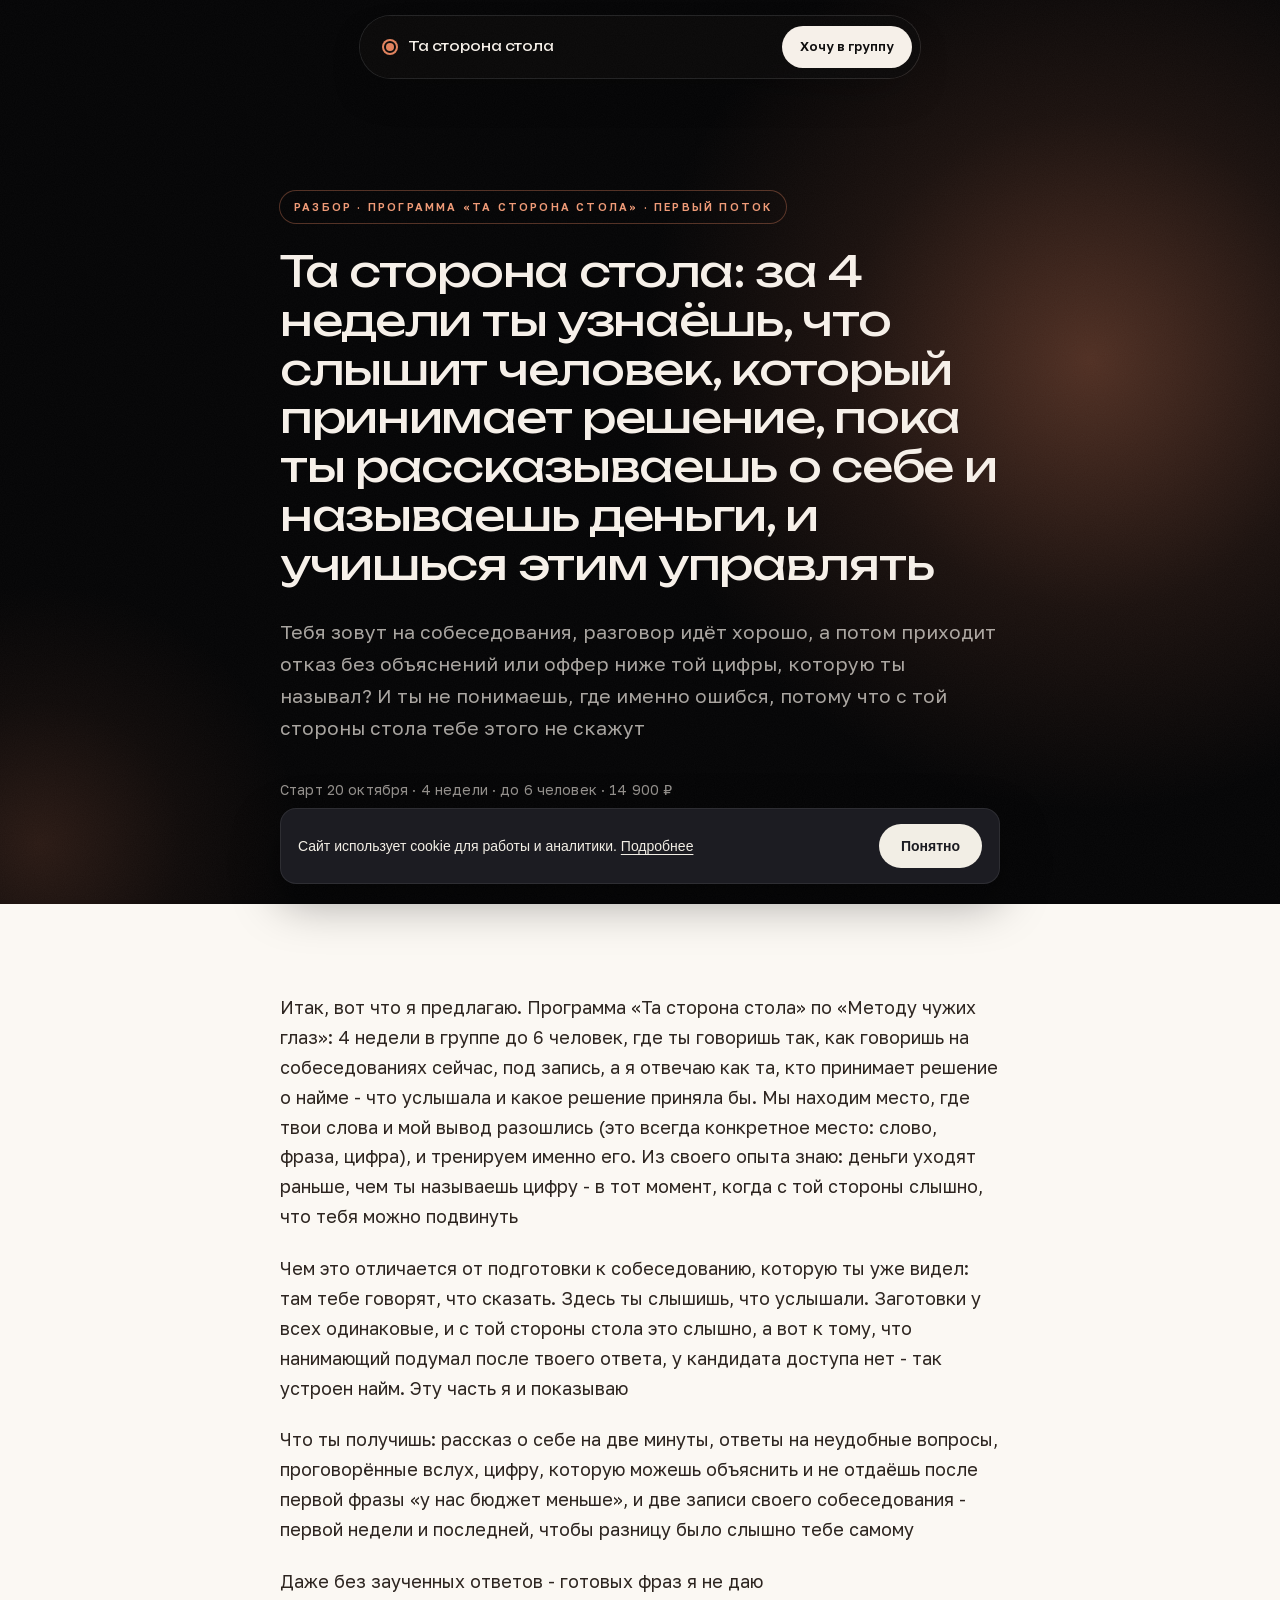
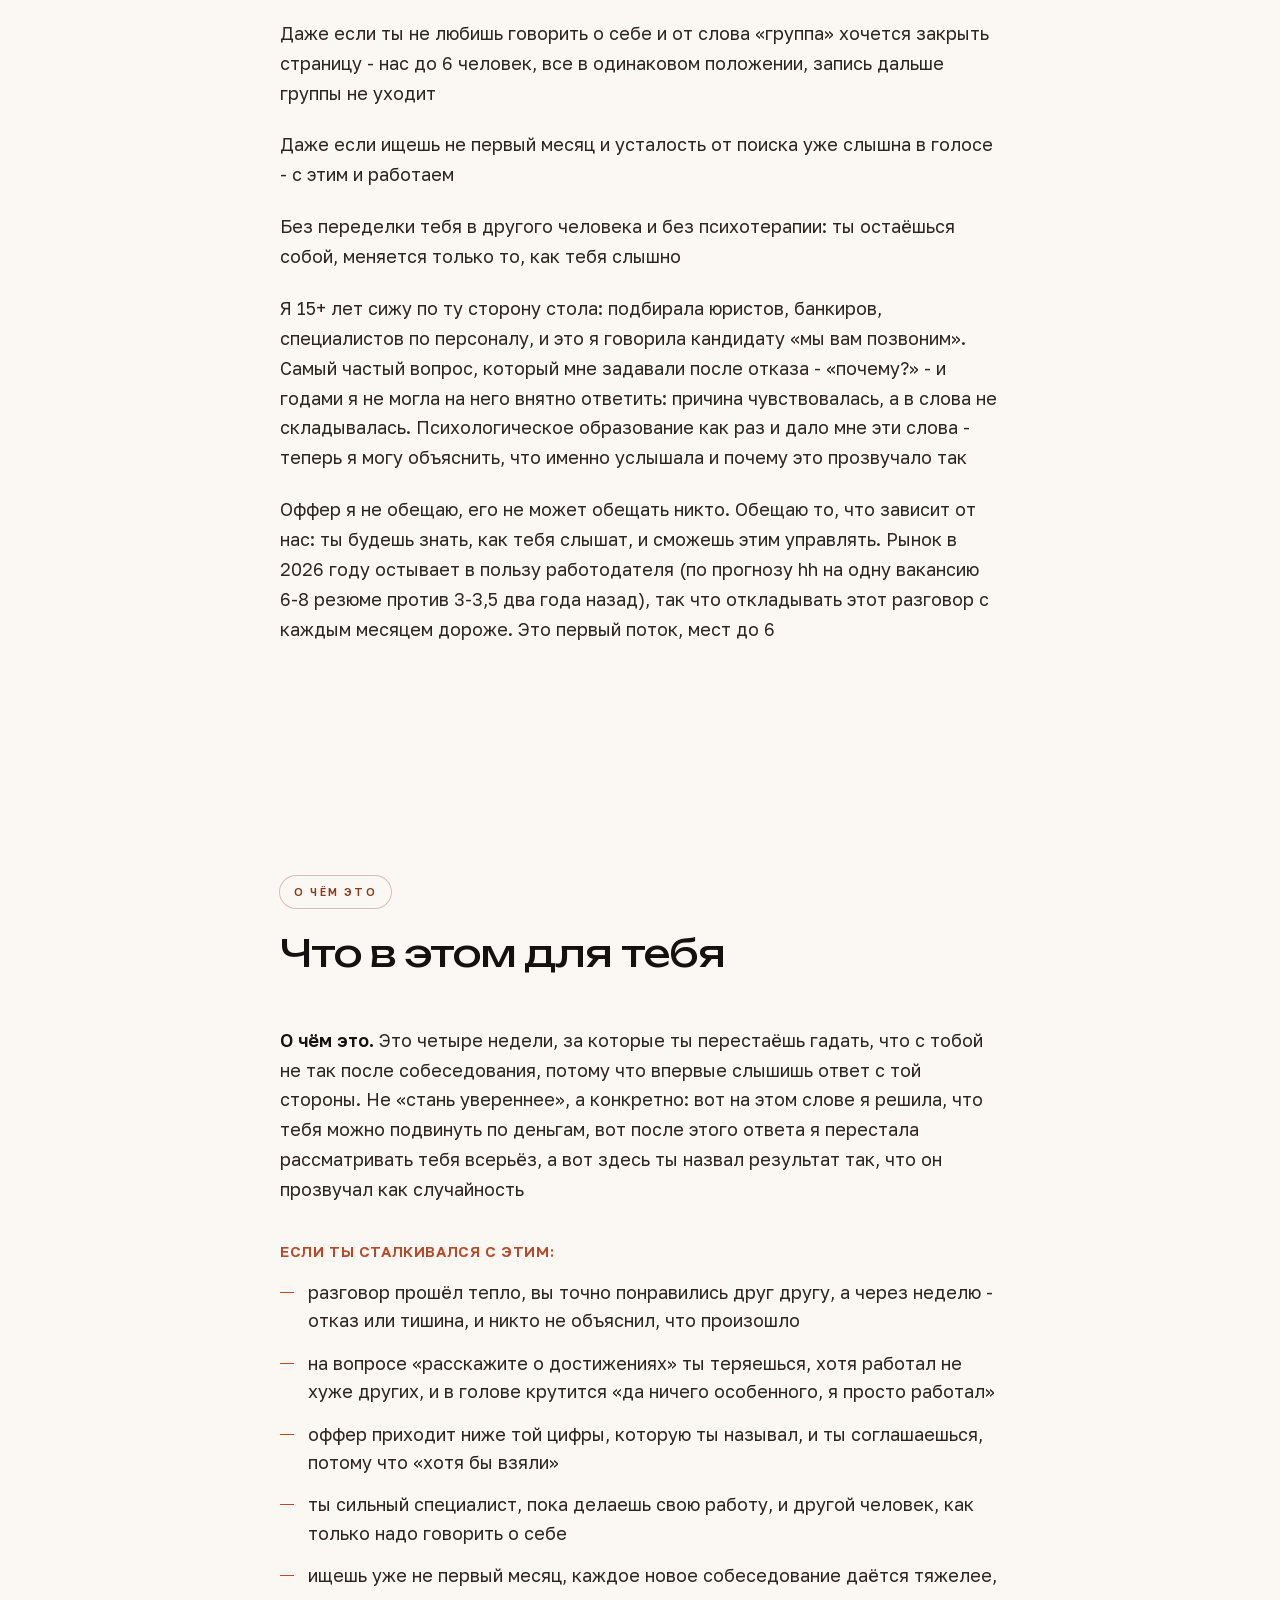
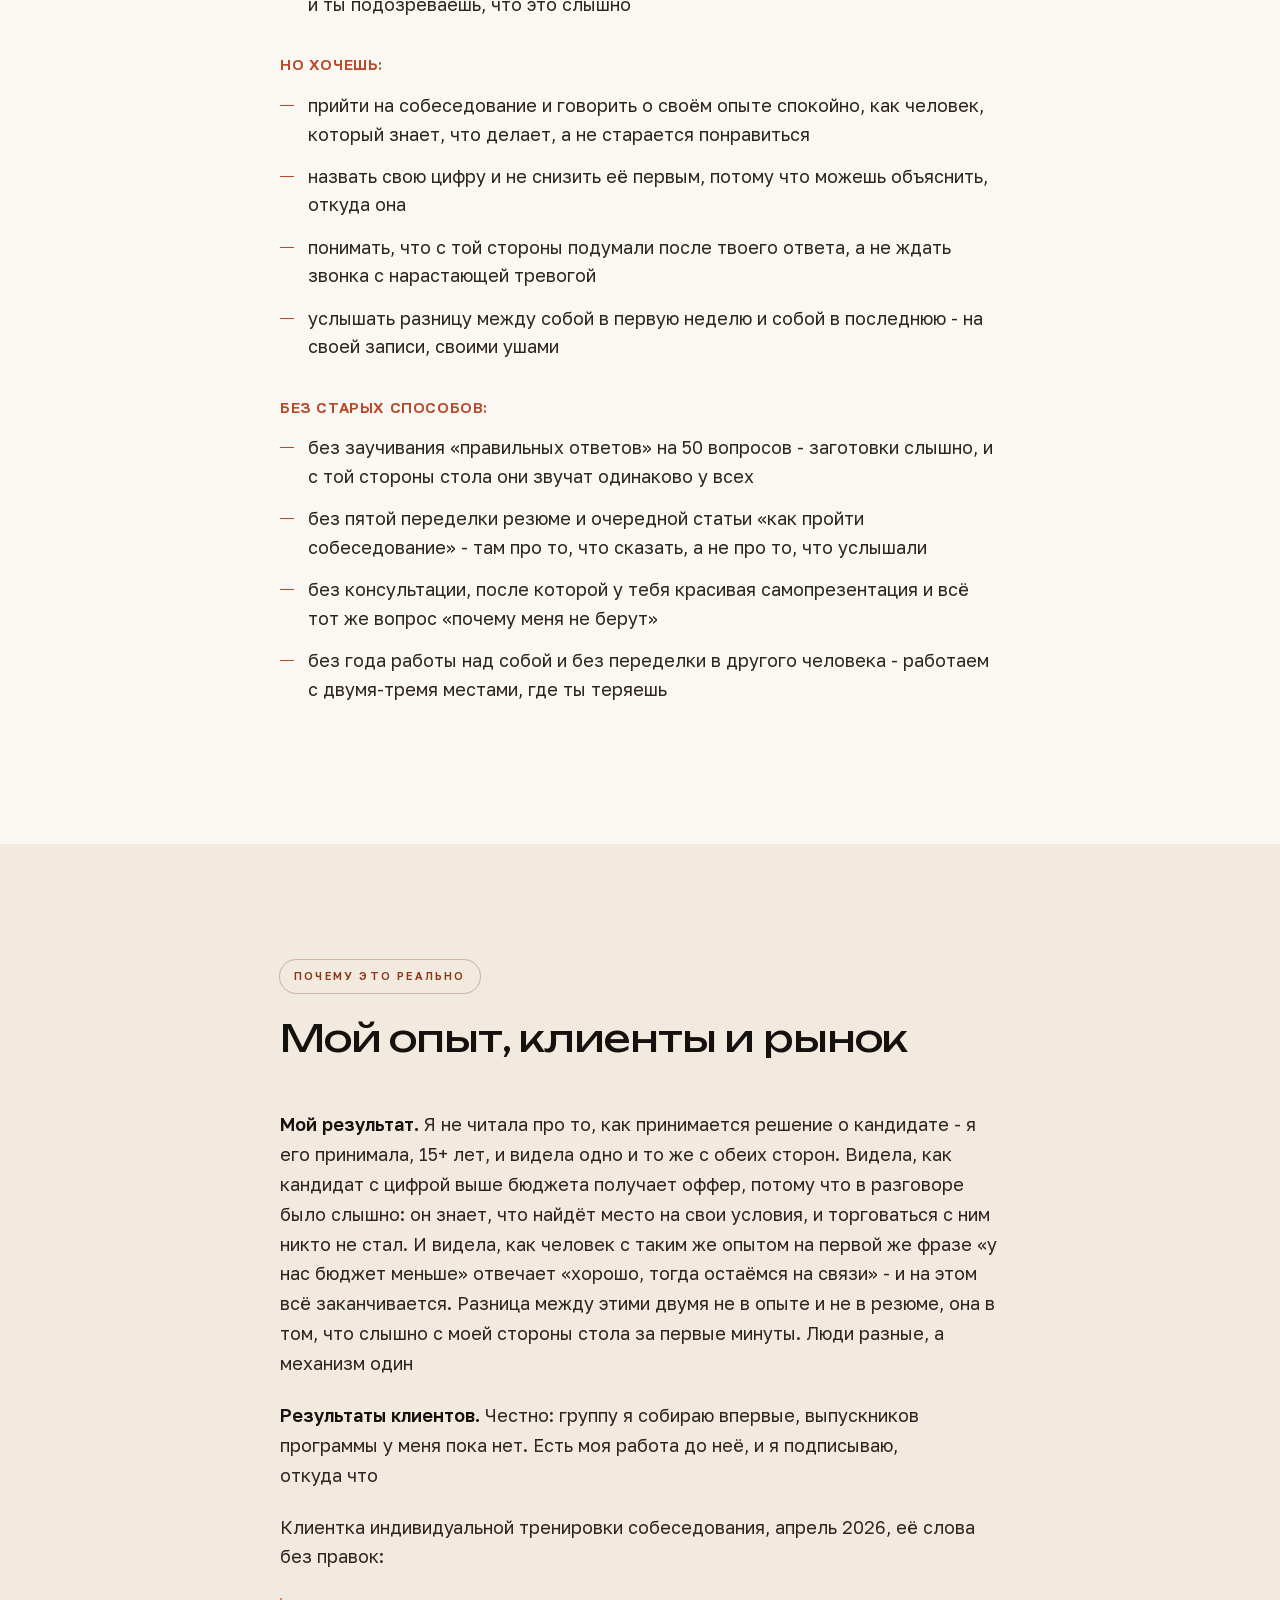
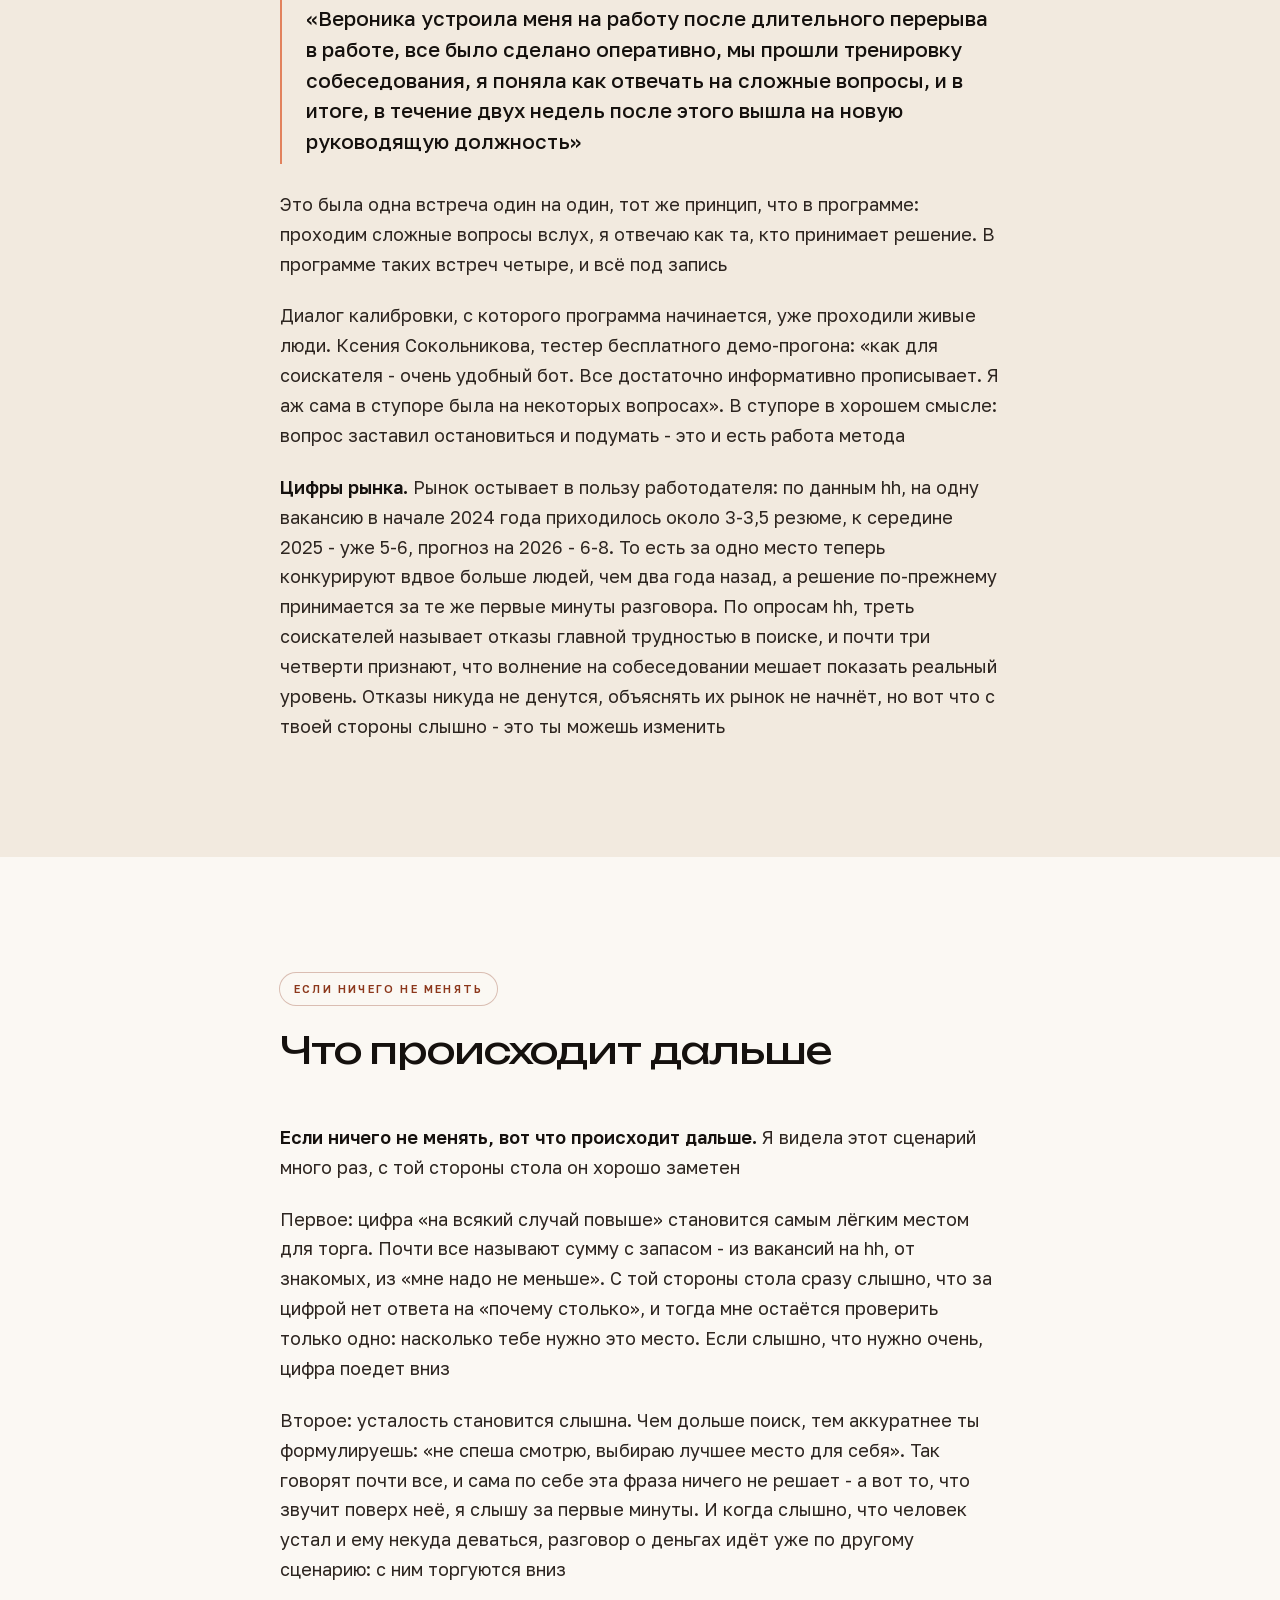
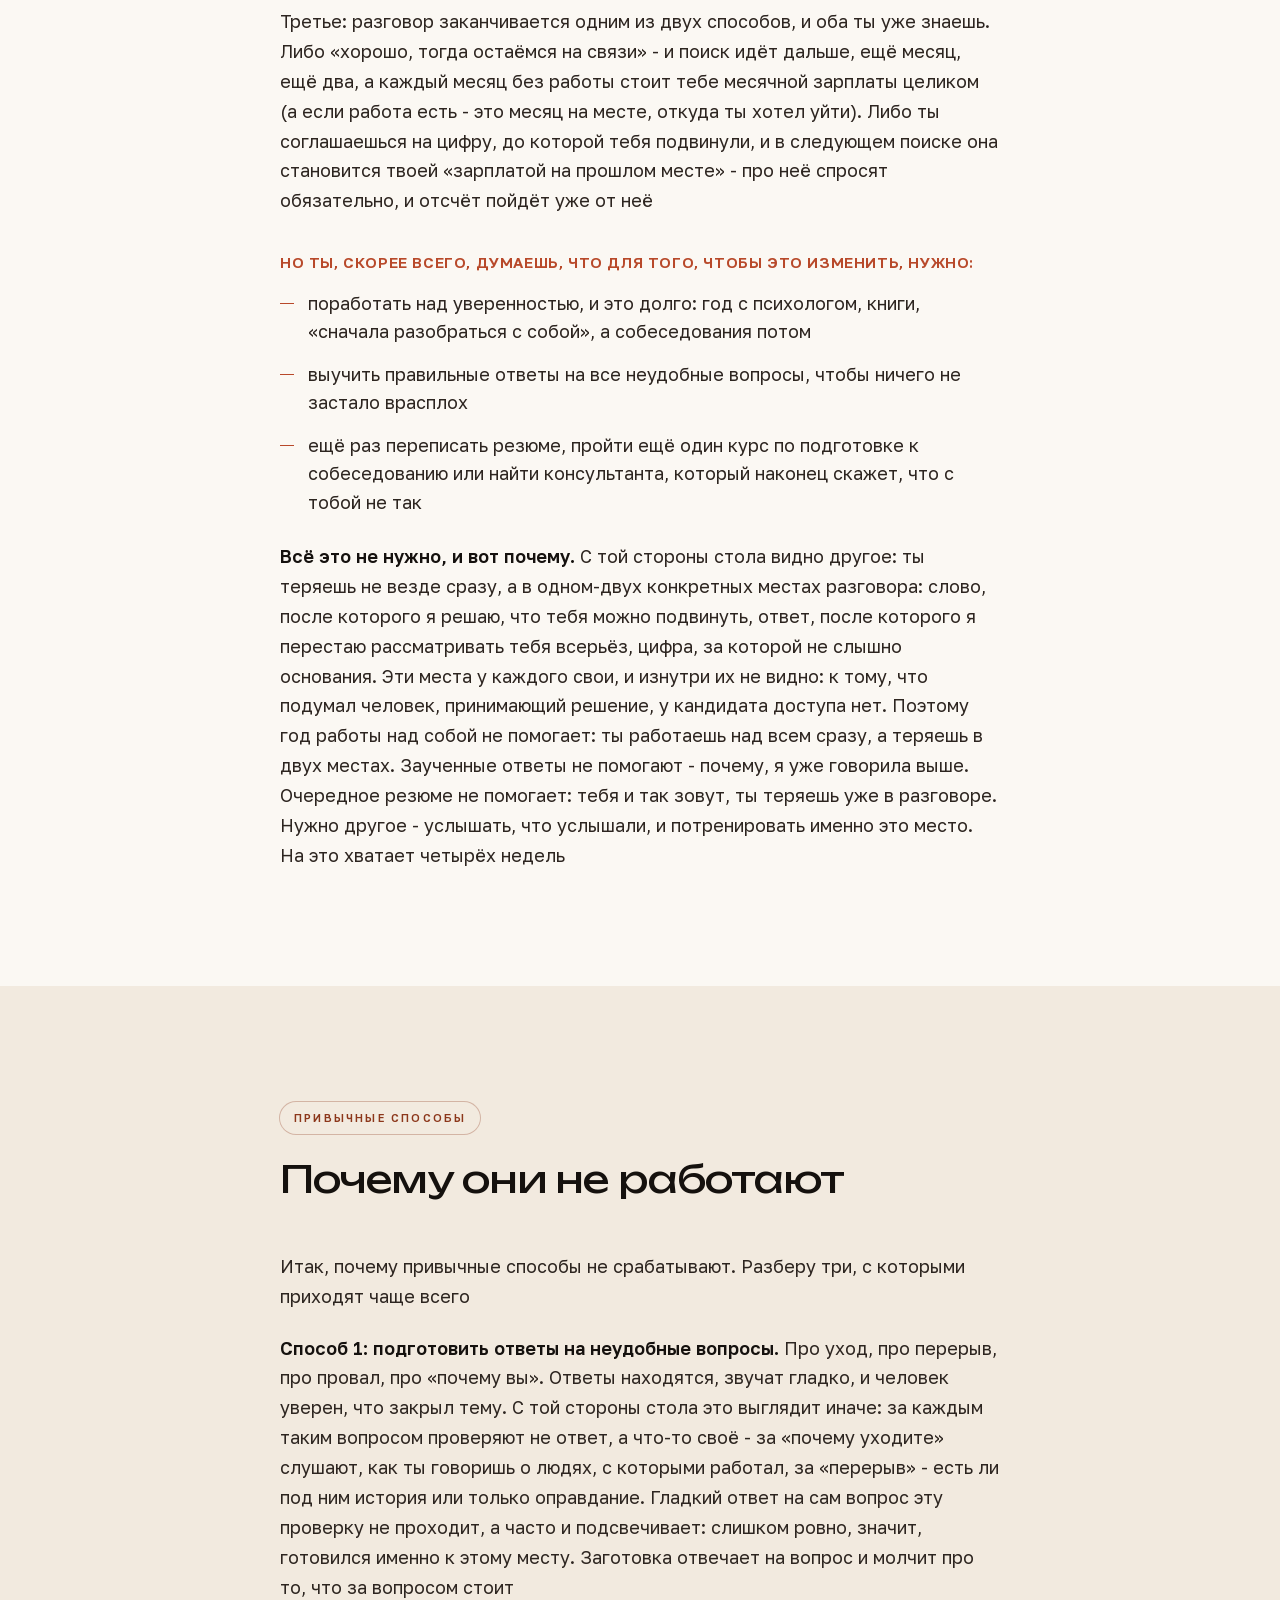
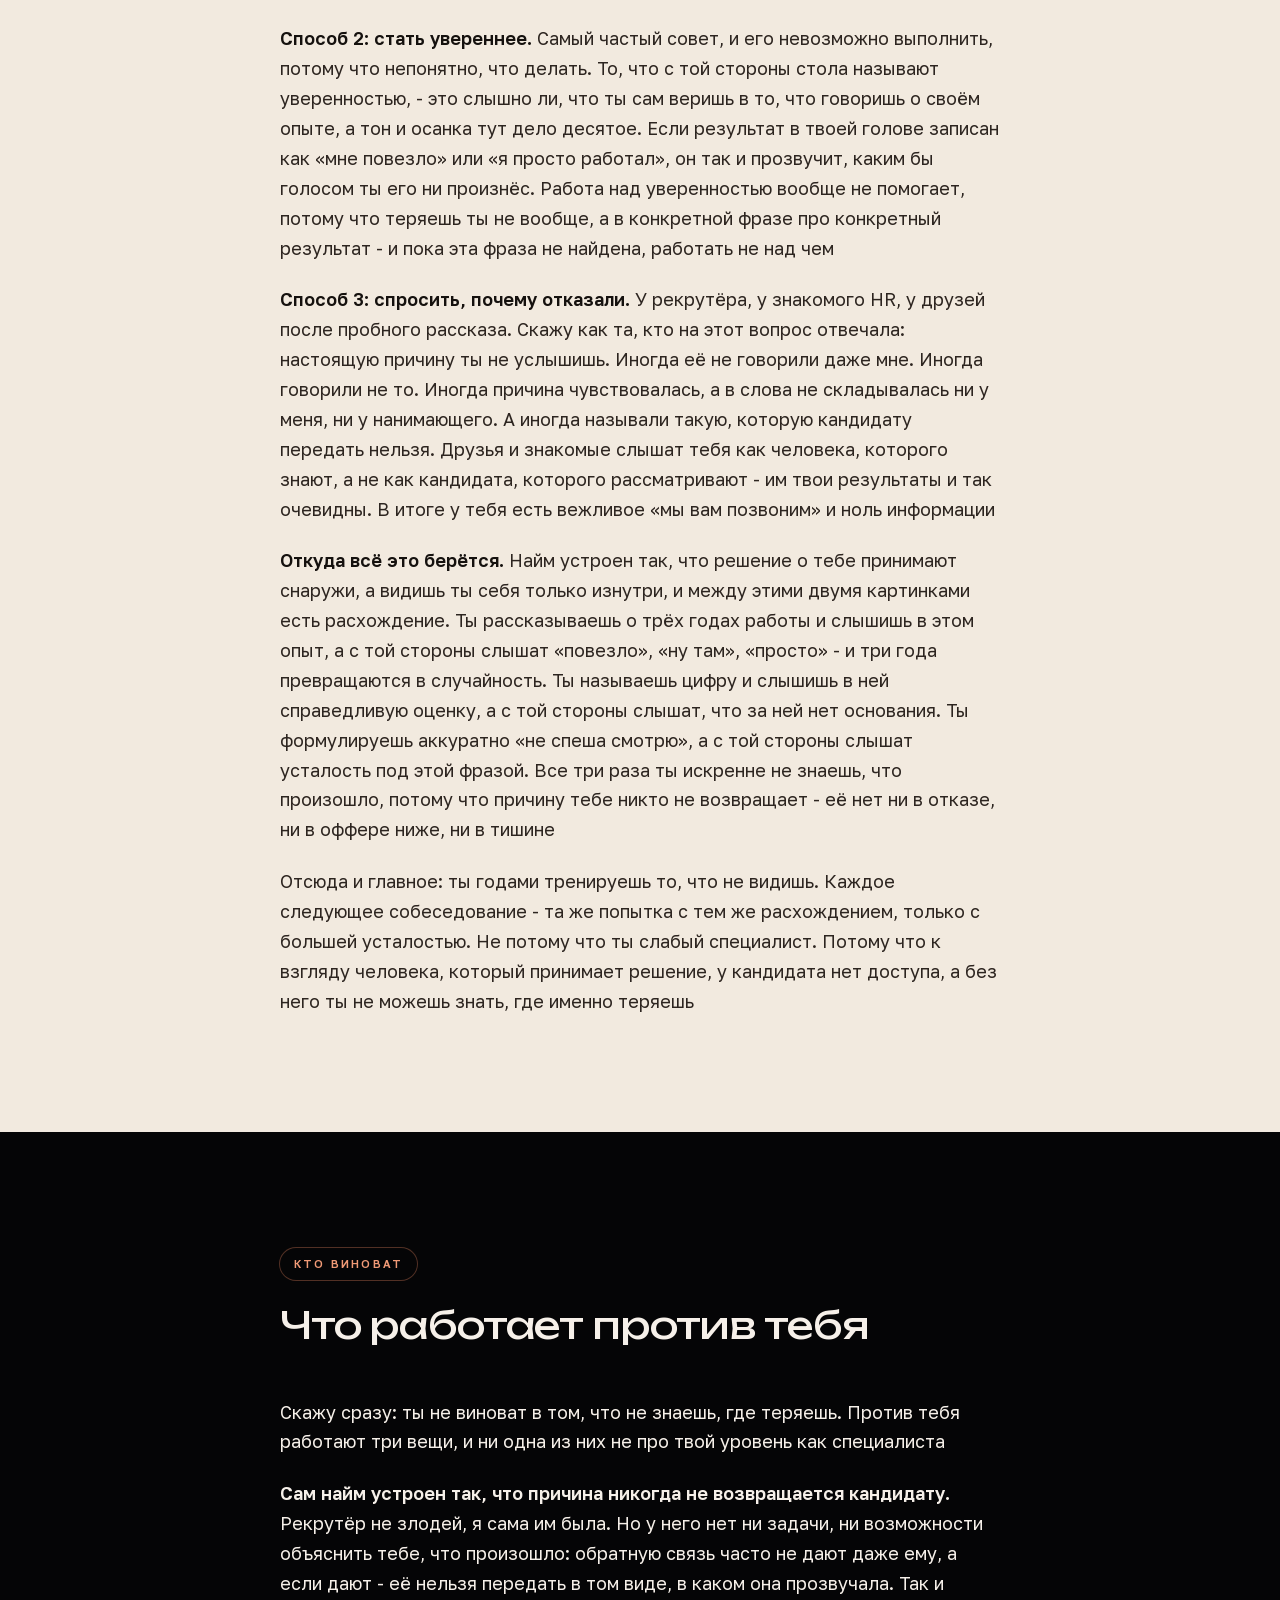
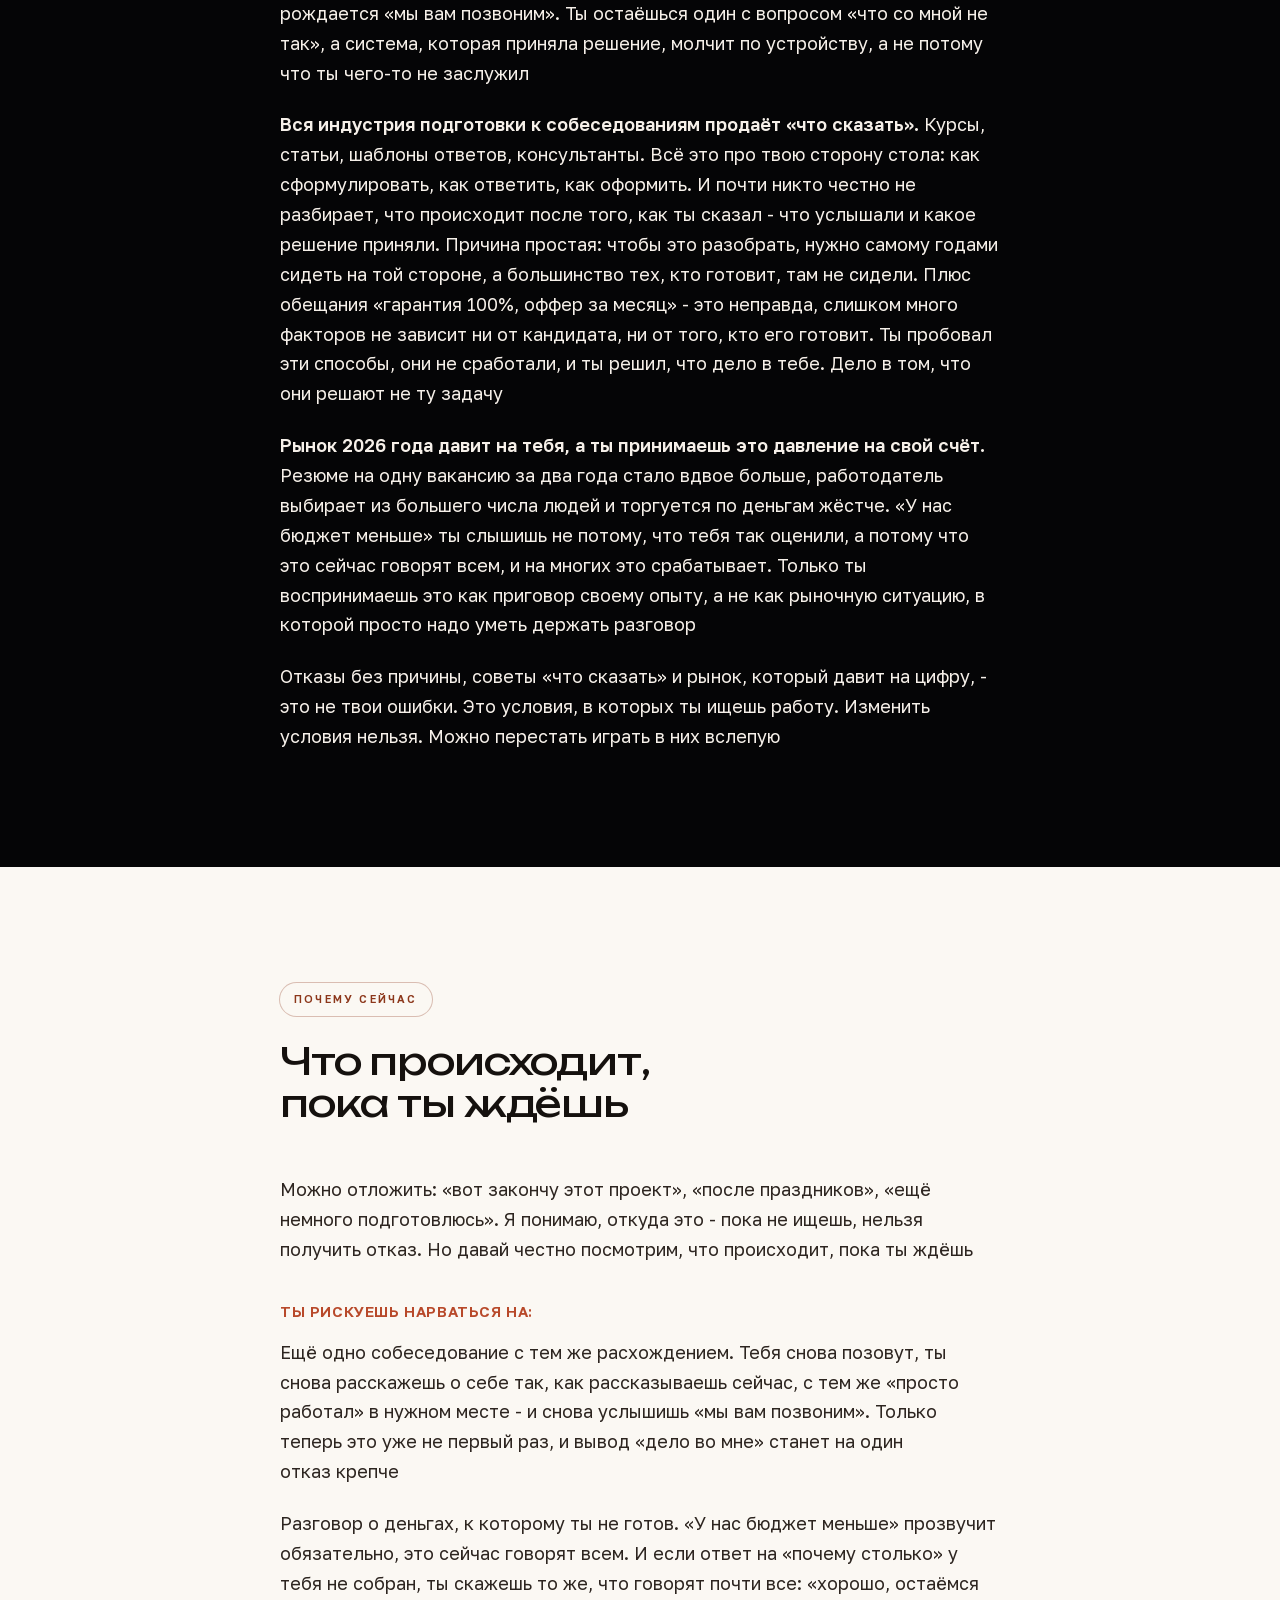
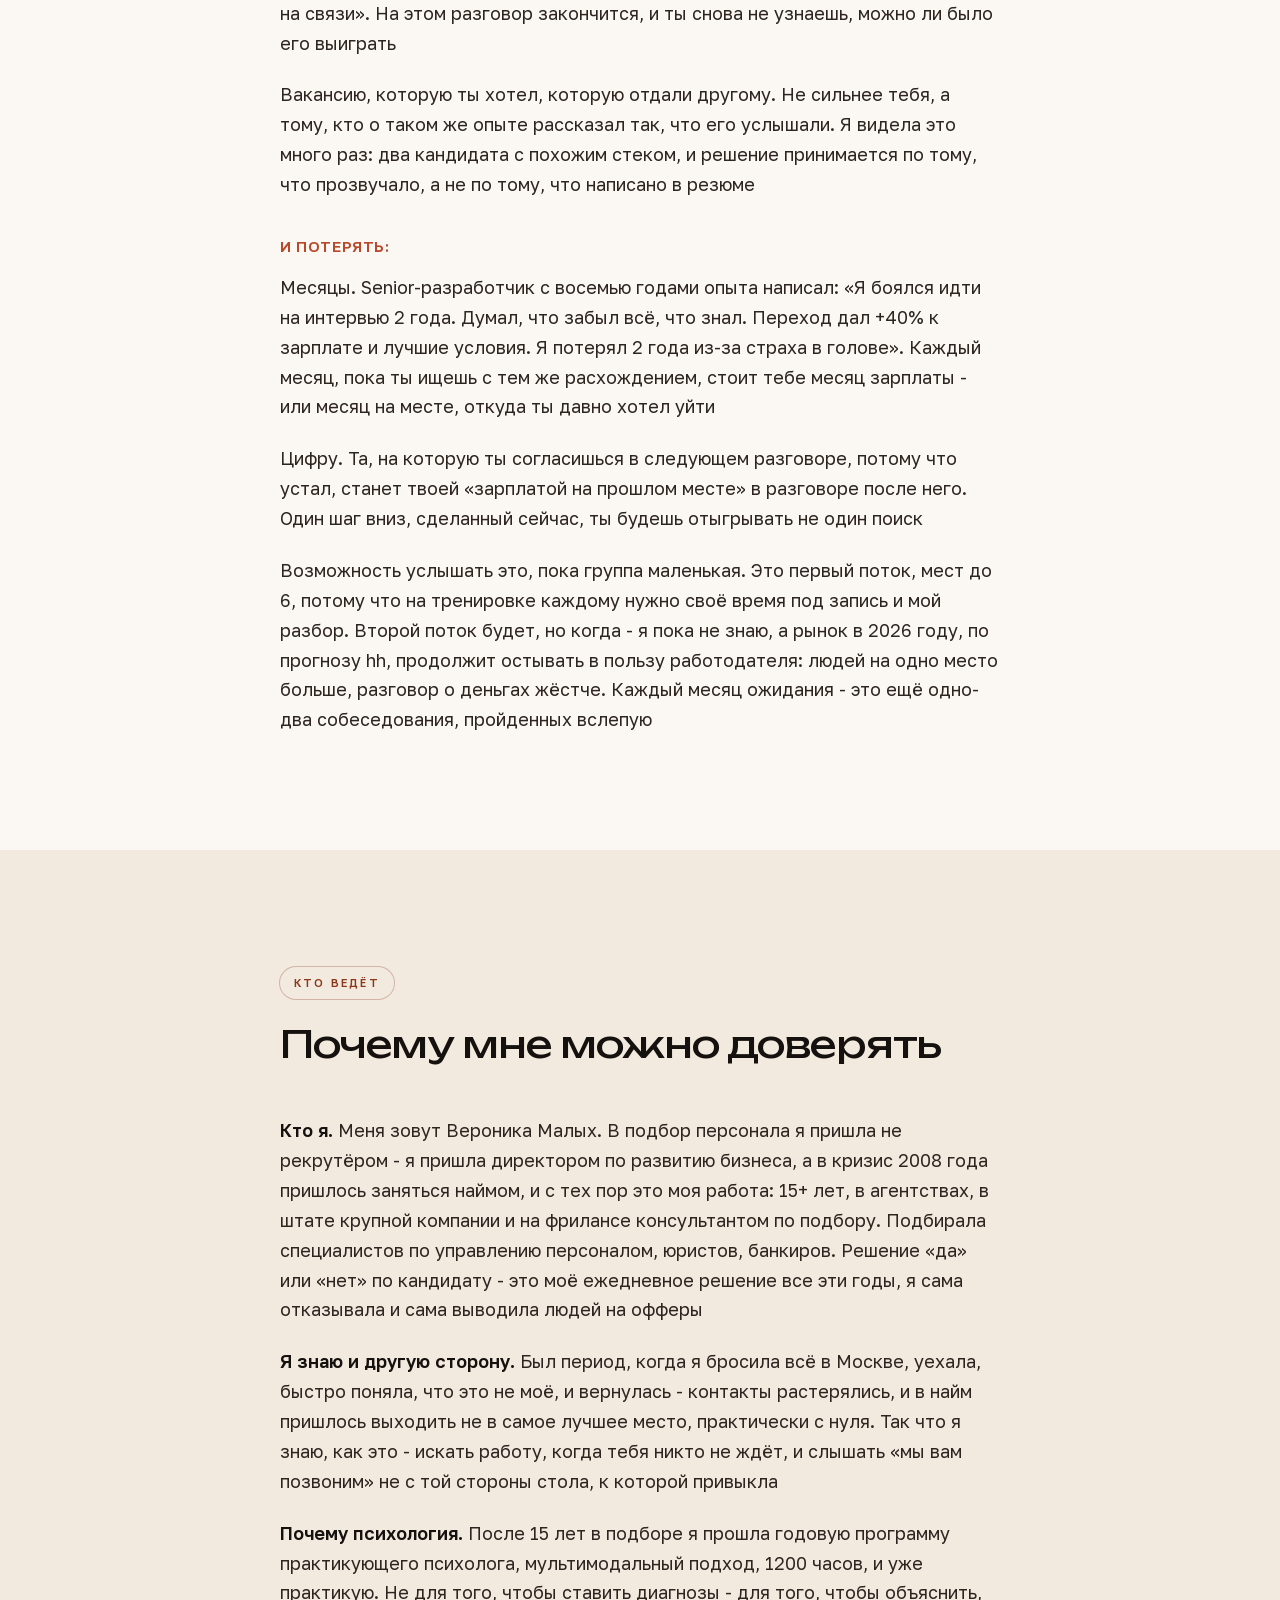
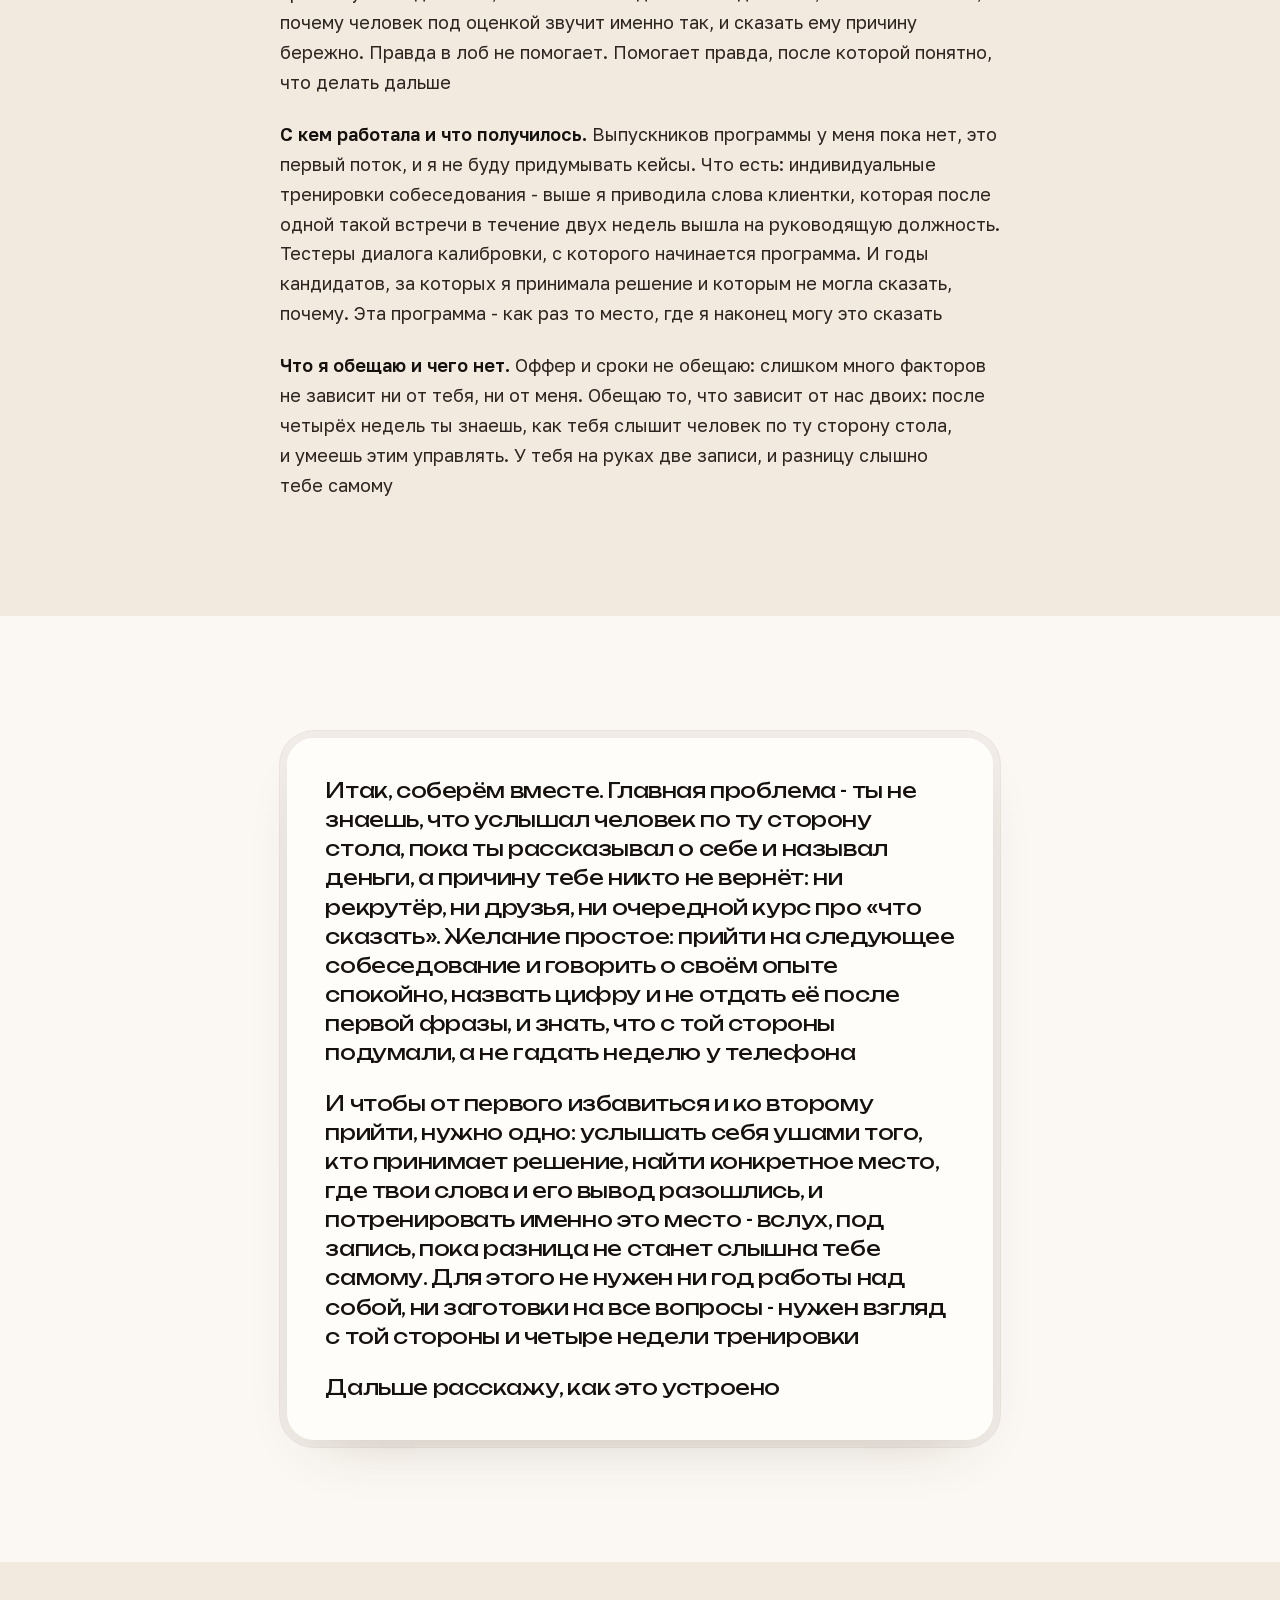
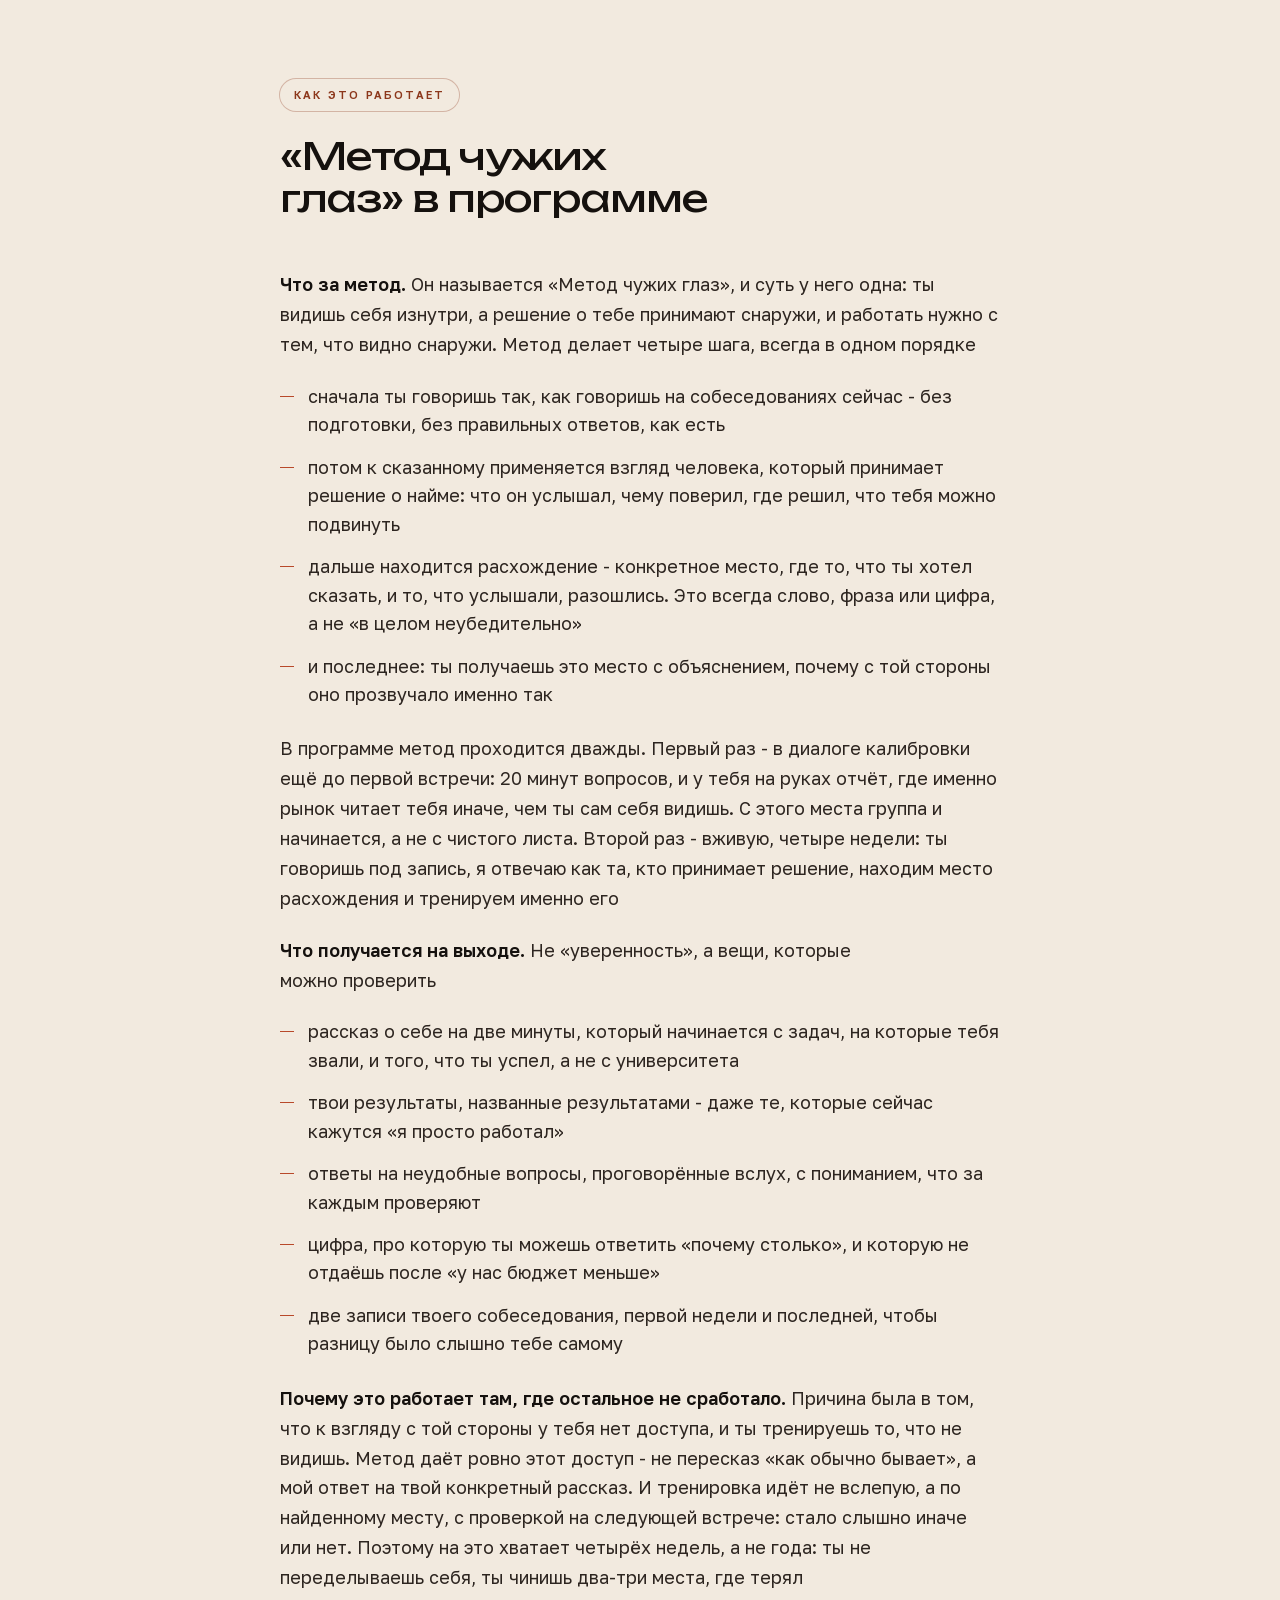
<file: programma.html>
<!DOCTYPE html>
<html lang="ru">
<head>
<meta charset="UTF-8">
<meta name="viewport" content="width=device-width, initial-scale=1">
<title>Та сторона стола - разбор программы</title>
<meta name="description" content="Почему тебя зовут на собеседования, а дальше отказ или оффер ниже твоей цифры, и что с этим делает программа «Та сторона стола»: 4 недели, до&nbsp;6&nbsp;человек, ведёт Вероника Малых, 15+ лет в подборе">
<meta name="robots" content="noindex, nofollow">
<meta name="theme-color" content="#050506">
<link href="/fonts.css" rel="stylesheet">
<link href="/programma.css" rel="stylesheet">
<link rel="icon" href="data:image/svg+xml,%3Csvg xmlns='http://www.w3.org/2000/svg' viewBox='0 0 100 100'%3E%3Ccircle cx='50' cy='50' r='39' fill='%23111614' stroke='%23e2825d' stroke-width='5'/%3E%3Ccircle cx='50' cy='50' r='8' fill='%23e2825d'/%3E%3C/svg%3E">
</head>
<body>
<!-- Продающий разбор программы. Текст: plans/2026-09-22_kev-ta-storona-stola-tekst.md (13 блоков, приняты автором 22.09.2026). Собрано скриптом build_programma.py -->

<nav class="nav" aria-label="Навигация">
  <a class="brand" href="/kurs.html"><i></i>Та сторона стола</a>
  <a class="go" href="#zapis">Хочу в группу</a>
</nav>

<main id="top">

<section class="sec d hero">
  <div class="orb o1"></div><div class="orb o2"></div>
  <div class="wrap"><div class="col hero-in">
    <span class="eyebrow">Разбор · программа «Та сторона стола» · первый поток</span>
    <h1>Та сторона стола: за 4 недели ты узнаёшь, что слышит человек, который принимает решение, пока ты рассказываешь о себе и называешь деньги, и учишься этим управлять</h1>
    <p class="lead">Тебя зовут на собеседования, разговор идёт хорошо, а потом приходит отказ без объяснений или оффер ниже той цифры, которую ты называл? И ты не понимаешь, где именно ошибся, потому что с той стороны стола тебе этого не скажут</p>
    <p class="under">Старт 20 октября · 4 недели · до&nbsp;6&nbsp;человек · 14&nbsp;900 ₽</p>
  </div></div>
</section>

<section class="sec l intro"><div class="wrap"><div class="col">
<p>Итак, вот что я предлагаю. Программа «Та сторона стола» по «Методу чужих глаз»: 4 недели в группе до&nbsp;6&nbsp;человек, где ты говоришь так, как говоришь на собеседованиях сейчас, под запись, а я отвечаю как та, кто принимает решение о найме - что услышала и какое решение приняла бы. Мы находим место, где твои слова и мой вывод разошлись (это всегда конкретное место: слово, фраза, цифра), и тренируем именно его. Из своего опыта знаю: деньги уходят раньше, чем ты называешь цифру - в тот момент, когда с той стороны слышно, что тебя можно подвинуть</p>
<p>Чем это отличается от подготовки к собеседованию, которую ты уже видел: там тебе говорят, что сказать. Здесь ты слышишь, что услышали. Заготовки у всех одинаковые, и с той стороны стола это слышно, а вот к тому, что нанимающий подумал после твоего ответа, у кандидата доступа нет - так устроен найм. Эту часть я и показываю</p>
<p>Что ты получишь: рассказ о себе на две минуты, ответы на неудобные вопросы, проговорённые вслух, цифру, которую можешь объяснить и не отдаёшь после первой фразы «у нас бюджет меньше», и две записи своего собеседования - первой недели и последней, чтобы разницу было слышно тебе самому</p>
<p>Даже без заученных ответов - готовых фраз я не даю</p>
<p>Даже если ты не любишь говорить о себе и от слова «группа» хочется закрыть страницу - нас до&nbsp;6&nbsp;человек, все в одинаковом положении, запись дальше группы не уходит</p>
<p>Даже если ищешь не первый месяц и усталость от поиска уже слышна в голосе - с этим и работаем</p>
<p>Без переделки тебя в другого человека и без психотерапии: ты остаёшься собой, меняется только то, как тебя слышно</p>
<p>Я 15+ лет сижу по ту сторону стола: подбирала юристов, банкиров, специалистов по персоналу, и это я говорила кандидату «мы вам позвоним». Самый частый вопрос, который мне задавали после отказа - «почему?» - и годами я не могла на него внятно ответить: причина чувствовалась, а в слова не складывалась. Психологическое образование как раз и дало мне эти слова - теперь я могу объяснить, что именно услышала и почему это прозвучало так</p>
<p>Оффер я не обещаю, его не может обещать никто. Обещаю то, что зависит от нас: ты будешь знать, как тебя слышат, и сможешь этим управлять. Рынок в 2026 году остывает в пользу работодателя (по прогнозу hh на одну вакансию 6-8 резюме против 3-3,5 два года назад), так что откладывать этот разговор с каждым месяцем дороже. Это первый поток, мест до 6</p>
</div></div></section>

<section class="sec l "><div class="wrap"><div class="col"><div class="head"><span class="eyebrow">О чём это</span><h2>Что в этом для тебя</h2></div><p><strong>О чём это.</strong> Это четыре недели, за которые ты перестаёшь гадать, что с тобой не так после собеседования, потому что впервые слышишь ответ с той стороны. Не «стань увереннее», а конкретно: вот на этом слове я решила, что тебя можно подвинуть по деньгам, вот после этого ответа я перестала рассматривать тебя всерьёз, а вот здесь ты назвал результат так, что он прозвучал как случайность</p>
<p class="lab">Если ты сталкивался с этим:</p>
<ul class="dl"><li>разговор прошёл тепло, вы точно понравились друг другу, а через неделю - отказ или тишина, и никто не объяснил, что произошло</li><li>на вопросе «расскажите о достижениях» ты теряешься, хотя работал не хуже других, и в голове крутится «да ничего особенного, я просто работал»</li><li>оффер приходит ниже той цифры, которую ты называл, и ты соглашаешься, потому что «хотя бы взяли»</li><li>ты сильный специалист, пока делаешь свою работу, и другой человек, как только надо говорить о себе</li><li>ищешь уже не первый месяц, каждое новое собеседование даётся тяжелее, и ты подозреваешь, что это слышно</li></ul>
<p class="lab">Но хочешь:</p>
<ul class="dl"><li>прийти на собеседование и говорить о своём опыте спокойно, как человек, который знает, что делает, а не старается понравиться</li><li>назвать свою цифру и не снизить её первым, потому что можешь объяснить, откуда она</li><li>понимать, что с той стороны подумали после твоего ответа, а не ждать звонка с нарастающей тревогой</li><li>услышать разницу между собой в первую неделю и собой в последнюю - на своей записи, своими ушами</li></ul>
<p class="lab">Без старых способов:</p>
<ul class="dl"><li>без заучивания «правильных ответов» на 50 вопросов - заготовки слышно, и с той стороны стола они звучат одинаково у всех</li><li>без пятой переделки резюме и очередной статьи «как пройти собеседование» - там про то, что сказать, а не про то, что услышали</li><li>без консультации, после которой у тебя красивая самопрезентация и всё тот же вопрос «почему меня не берут»</li><li>без года работы над собой и без переделки в другого человека - работаем с двумя-тремя местами, где ты теряешь</li></ul></div></div></section><section class="sec l2 "><div class="wrap"><div class="col"><div class="head"><span class="eyebrow">Почему это реально</span><h2>Мой опыт, клиенты и рынок</h2></div><p><strong>Мой результат.</strong> Я не читала про то, как принимается решение о кандидате - я его принимала, 15+ лет, и видела одно и то же с обеих сторон. Видела, как кандидат с цифрой выше бюджета получает оффер, потому что в разговоре было слышно: он знает, что найдёт место на свои условия, и торговаться с ним никто не стал. И видела, как человек с таким же опытом на первой же фразе «у нас бюджет меньше» отвечает «хорошо, тогда остаёмся на связи» - и на этом всё заканчивается. Разница между этими двумя не в опыте и не в резюме, она в том, что слышно с моей стороны стола за первые минуты. Люди разные, а механизм один</p>
<p><strong>Результаты клиентов.</strong> Честно: группу я собираю впервые, выпускников программы у меня пока нет. Есть моя работа до неё, и я подписываю, откуда что</p>
<p>Клиентка индивидуальной тренировки собеседования, апрель 2026, её слова без правок:</p>
<blockquote>«Вероника устроила меня на работу после длительного перерыва в работе, все было сделано оперативно, мы прошли тренировку собеседования, я поняла как отвечать на сложные вопросы, и в итоге, в течение двух недель после этого вышла на новую руководящую должность»</blockquote>
<p>Это была одна встреча один на один, тот же принцип, что в программе: проходим сложные вопросы вслух, я отвечаю как та, кто принимает решение. В программе таких встреч четыре, и всё под запись</p>
<p>Диалог калибровки, с которого программа начинается, уже проходили живые люди. Ксения Сокольникова, тестер бесплатного демо-прогона: «как для соискателя - очень удобный бот. Все достаточно информативно прописывает. Я аж сама в ступоре была на некоторых вопросах». В ступоре в хорошем смысле: вопрос заставил остановиться и подумать - это и есть работа метода</p>
<p><strong>Цифры рынка.</strong> Рынок остывает в пользу работодателя: по данным hh, на одну вакансию в начале 2024 года приходилось около 3-3,5 резюме, к середине 2025 - уже 5-6, прогноз на 2026 - 6-8. То есть за одно место теперь конкурируют вдвое больше людей, чем два года назад, а решение по-прежнему принимается за те же первые минуты разговора. По опросам hh, треть соискателей называет отказы главной трудностью в поиске, и почти три четверти признают, что волнение на собеседовании мешает показать реальный уровень. Отказы никуда не денутся, объяснять их рынок не начнёт, но вот что с твоей стороны слышно - это ты можешь изменить</p></div></div></section><section class="sec l "><div class="wrap"><div class="col"><div class="head"><span class="eyebrow">Если ничего не менять</span><h2>Что происходит дальше</h2></div><p><strong>Если ничего не менять, вот что происходит дальше.</strong> Я видела этот сценарий много раз, с той стороны стола он хорошо заметен</p>
<p>Первое: цифра «на всякий случай повыше» становится самым лёгким местом для торга. Почти все называют сумму с запасом - из вакансий на hh, от знакомых, из «мне надо не меньше». С той стороны стола сразу слышно, что за цифрой нет ответа на «почему столько», и тогда мне остаётся проверить только одно: насколько тебе нужно это место. Если слышно, что нужно очень, цифра поедет вниз</p>
<p>Второе: усталость становится слышна. Чем дольше поиск, тем аккуратнее ты формулируешь: «не спеша смотрю, выбираю лучшее место для себя». Так говорят почти все, и сама по себе эта фраза ничего не решает - а вот то, что звучит поверх неё, я слышу за первые минуты. И когда слышно, что человек устал и ему некуда деваться, разговор о деньгах идёт уже по другому сценарию: с ним торгуются вниз</p>
<p>Третье: разговор заканчивается одним из двух способов, и оба ты уже знаешь. Либо «хорошо, тогда остаёмся на связи» - и поиск идёт дальше, ещё месяц, ещё два, а каждый месяц без работы стоит тебе месячной зарплаты целиком (а если работа есть - это месяц на месте, откуда ты хотел уйти). Либо ты соглашаешься на цифру, до которой тебя подвинули, и в следующем поиске она становится твоей «зарплатой на прошлом месте» - про неё спросят обязательно, и отсчёт пойдёт уже от неё</p>
<p class="lab">Но ты, скорее всего, думаешь, что для того, чтобы это изменить, нужно:</p>
<ul class="dl"><li>поработать над уверенностью, и это долго: год с психологом, книги, «сначала разобраться с собой», а собеседования потом</li><li>выучить правильные ответы на все неудобные вопросы, чтобы ничего не застало врасплох</li><li>ещё раз переписать резюме, пройти ещё один курс по подготовке к собеседованию или найти консультанта, который наконец скажет, что с тобой не так</li></ul>
<p><strong>Всё это не нужно, и вот почему.</strong> С той стороны стола видно другое: ты теряешь не везде сразу, а в одном-двух конкретных местах разговора: слово, после которого я решаю, что тебя можно подвинуть, ответ, после которого я перестаю рассматривать тебя всерьёз, цифра, за которой не слышно основания. Эти места у каждого свои, и изнутри их не видно: к тому, что подумал человек, принимающий решение, у кандидата доступа нет. Поэтому год работы над собой не помогает: ты работаешь над всем сразу, а теряешь в двух местах. Заученные ответы не помогают - почему, я уже говорила выше. Очередное резюме не помогает: тебя и так зовут, ты теряешь уже в разговоре. Нужно другое - услышать, что услышали, и потренировать именно это место. На это хватает четырёх недель</p></div></div></section><section class="sec l2 "><div class="wrap"><div class="col"><div class="head"><span class="eyebrow">Привычные способы</span><h2>Почему они не работают</h2></div><p>Итак, почему привычные способы не срабатывают. Разберу три, с которыми приходят чаще всего</p>
<p><strong>Способ 1: подготовить ответы на неудобные вопросы.</strong> Про уход, про перерыв, про провал, про «почему вы». Ответы находятся, звучат гладко, и человек уверен, что закрыл тему. С той стороны стола это выглядит иначе: за каждым таким вопросом проверяют не ответ, а что-то своё - за «почему уходите» слушают, как ты говоришь о людях, с которыми работал, за «перерыв» - есть ли под ним история или только оправдание. Гладкий ответ на сам вопрос эту проверку не проходит, а часто и подсвечивает: слишком ровно, значит, готовился именно к этому месту. Заготовка отвечает на вопрос и молчит про то, что за вопросом стоит</p>
<p><strong>Способ 2: стать увереннее.</strong> Самый частый совет, и его невозможно выполнить, потому что непонятно, что делать. То, что с той стороны стола называют уверенностью, - это слышно ли, что ты сам веришь в то, что говоришь о своём опыте, а тон и осанка тут дело десятое. Если результат в твоей голове записан как «мне повезло» или «я просто работал», он так и прозвучит, каким бы голосом ты его ни произнёс. Работа над уверенностью вообще не помогает, потому что теряешь ты не вообще, а в конкретной фразе про конкретный результат - и пока эта фраза не найдена, работать не над чем</p>
<p><strong>Способ 3: спросить, почему отказали.</strong> У рекрутёра, у знакомого HR, у друзей после пробного рассказа. Скажу как та, кто на этот вопрос отвечала: настоящую причину ты не услышишь. Иногда её не говорили даже мне. Иногда говорили не то. Иногда причина чувствовалась, а в слова не складывалась ни у меня, ни у нанимающего. А иногда называли такую, которую кандидату передать нельзя. Друзья и знакомые слышат тебя как человека, которого знают, а не как кандидата, которого рассматривают - им твои результаты и так очевидны. В итоге у тебя есть вежливое «мы вам позвоним» и ноль информации</p>
<p><strong>Откуда всё это берётся.</strong> Найм устроен так, что решение о тебе принимают снаружи, а видишь ты себя только изнутри, и между этими двумя картинками есть расхождение. Ты рассказываешь о трёх годах работы и слышишь в этом опыт, а с той стороны слышат «повезло», «ну там», «просто» - и три года превращаются в случайность. Ты называешь цифру и слышишь в ней справедливую оценку, а с той стороны слышат, что за ней нет основания. Ты формулируешь аккуратно «не спеша смотрю», а с той стороны слышат усталость под этой фразой. Все три раза ты искренне не знаешь, что произошло, потому что причину тебе никто не возвращает - её нет ни в отказе, ни в оффере ниже, ни в тишине</p>
<p>Отсюда и главное: ты годами тренируешь то, что не видишь. Каждое следующее собеседование - та же попытка с тем же расхождением, только с большей усталостью. Не потому что ты слабый специалист. Потому что к взгляду человека, который принимает решение, у кандидата нет доступа, а без него ты не можешь знать, где именно теряешь</p></div></div></section><section class="sec d "><div class="wrap"><div class="col"><div class="head"><span class="eyebrow">Кто виноват</span><h2>Что работает против тебя</h2></div><p>Скажу сразу: ты не виноват в том, что не знаешь, где теряешь. Против тебя работают три вещи, и ни одна из них не про твой уровень как специалиста</p>
<p><strong>Сам найм устроен так, что причина никогда не возвращается кандидату.</strong> Рекрутёр не злодей, я сама им была. Но у него нет ни задачи, ни возможности объяснить тебе, что произошло: обратную связь часто не дают даже ему, а если дают - её нельзя передать в том виде, в каком она прозвучала. Так и рождается «мы вам позвоним». Ты остаёшься один с вопросом «что со мной не так», а система, которая приняла решение, молчит по устройству, а не потому что ты чего-то не заслужил</p>
<p><strong>Вся индустрия подготовки к собеседованиям продаёт «что сказать».</strong> Курсы, статьи, шаблоны ответов, консультанты. Всё это про твою сторону стола: как сформулировать, как ответить, как оформить. И почти никто честно не разбирает, что происходит после того, как ты сказал - что услышали и какое решение приняли. Причина простая: чтобы это разобрать, нужно самому годами сидеть на той стороне, а большинство тех, кто готовит, там не сидели. Плюс обещания «гарантия 100%, оффер за месяц» - это неправда, слишком много факторов не зависит ни от кандидата, ни от того, кто его готовит. Ты пробовал эти способы, они не сработали, и ты решил, что дело в тебе. Дело в том, что они решают не ту задачу</p>
<p><strong>Рынок 2026 года давит на тебя, а ты принимаешь это давление на свой счёт.</strong> Резюме на одну вакансию за два года стало вдвое больше, работодатель выбирает из большего числа людей и торгуется по деньгам жёстче. «У нас бюджет меньше» ты слышишь не потому, что тебя так оценили, а потому что это сейчас говорят всем, и на многих это срабатывает. Только ты воспринимаешь это как приговор своему опыту, а не как рыночную ситуацию, в которой просто надо уметь держать разговор</p>
<p>Отказы без причины, советы «что сказать» и рынок, который давит на цифру, - это не твои ошибки. Это условия, в которых ты ищешь работу. Изменить условия нельзя. Можно перестать играть в них вслепую</p></div></div></section><section class="sec l "><div class="wrap"><div class="col"><div class="head"><span class="eyebrow">Почему сейчас</span><h2>Что происходит, пока ты ждёшь</h2></div><p>Можно отложить: «вот закончу этот проект», «после праздников», «ещё немного подготовлюсь». Я понимаю, откуда это - пока не ищешь, нельзя получить отказ. Но давай честно посмотрим, что происходит, пока ты ждёшь</p>
<p class="lab">Ты рискуешь нарваться на:</p>
<p>Ещё одно собеседование с тем же расхождением. Тебя снова позовут, ты снова расскажешь о себе так, как рассказываешь сейчас, с тем же «просто работал» в нужном месте - и снова услышишь «мы вам позвоним». Только теперь это уже не первый раз, и вывод «дело во мне» станет на один отказ крепче</p>
<p>Разговор о деньгах, к которому ты не готов. «У нас бюджет меньше» прозвучит обязательно, это сейчас говорят всем. И если ответ на «почему столько» у тебя не собран, ты скажешь то же, что говорят почти все: «хорошо, остаёмся на связи». На этом разговор закончится, и ты снова не узнаешь, можно ли было его выиграть</p>
<p>Вакансию, которую ты хотел, которую отдали другому. Не сильнее тебя, а тому, кто о таком же опыте рассказал так, что его услышали. Я видела это много раз: два кандидата с похожим стеком, и решение принимается по тому, что прозвучало, а не по тому, что написано в резюме</p>
<p class="lab">И потерять:</p>
<p>Месяцы. Senior-разработчик с восемью годами опыта написал: «Я боялся идти на интервью 2 года. Думал, что забыл всё, что знал. Переход дал +40% к зарплате и лучшие условия. Я потерял 2 года из-за страха в голове». Каждый месяц, пока ты ищешь с тем же расхождением, стоит тебе месяц зарплаты - или месяц на месте, откуда ты давно хотел уйти</p>
<p>Цифру. Та, на которую ты согласишься в следующем разговоре, потому что устал, станет твоей «зарплатой на прошлом месте» в разговоре после него. Один шаг вниз, сделанный сейчас, ты будешь отыгрывать не один поиск</p>
<p>Возможность услышать это, пока группа маленькая. Это первый поток, мест до 6, потому что на тренировке каждому нужно своё время под запись и мой разбор. Второй поток будет, но когда - я пока не знаю, а рынок в 2026 году, по прогнозу hh, продолжит остывать в пользу работодателя: людей на одно место больше, разговор о деньгах жёстче. Каждый месяц ожидания - это ещё одно-два собеседования, пройденных вслепую</p></div></div></section><section class="sec l2 "><div class="wrap"><div class="col"><div class="head"><span class="eyebrow">Кто ведёт</span><h2>Почему мне можно доверять</h2></div><p><strong>Кто я.</strong> Меня зовут Вероника Малых. В подбор персонала я пришла не рекрутёром - я пришла директором по развитию бизнеса, а в кризис 2008 года пришлось заняться наймом, и с тех пор это моя работа: 15+ лет, в агентствах, в штате крупной компании и на фрилансе консультантом по подбору. Подбирала специалистов по управлению персоналом, юристов, банкиров. Решение «да» или «нет» по кандидату - это моё ежедневное решение все эти годы, я сама отказывала и сама выводила людей на офферы</p>
<p><strong>Я знаю и другую сторону.</strong> Был период, когда я бросила всё в Москве, уехала, быстро поняла, что это не моё, и вернулась - контакты растерялись, и в найм пришлось выходить не в самое лучшее место, практически с нуля. Так что я знаю, как это - искать работу, когда тебя никто не ждёт, и слышать «мы вам позвоним» не с той стороны стола, к которой привыкла</p>
<p><strong>Почему психология.</strong> После 15 лет в подборе я прошла годовую программу практикующего психолога, мультимодальный подход, 1200 часов, и уже практикую. Не для того, чтобы ставить диагнозы - для того, чтобы объяснить, почему человек под оценкой звучит именно так, и сказать ему причину бережно. Правда в лоб не помогает. Помогает правда, после которой понятно, что делать дальше</p>
<p><strong>С кем работала и что получилось.</strong> Выпускников программы у меня пока нет, это первый поток, и я не буду придумывать кейсы. Что есть: индивидуальные тренировки собеседования - выше я приводила слова клиентки, которая после одной такой встречи в течение двух недель вышла на руководящую должность. Тестеры диалога калибровки, с которого начинается программа. И годы кандидатов, за которых я принимала решение и которым не могла сказать, почему. Эта программа - как раз то место, где я наконец могу это сказать</p>
<p><strong>Что я обещаю и чего нет.</strong> Оффер и сроки не обещаю: слишком много факторов не зависит ни от тебя, ни от меня. Обещаю то, что зависит от нас двоих: после четырёх недель ты знаешь, как тебя слышит человек по ту сторону стола, и умеешь этим управлять. У тебя на руках две записи, и разницу слышно тебе самому</p></div></div></section><section class="sec l"><div class="wrap"><div class="col"><div class="bz lt"><div class="core pull-card"><p>Итак, соберём вместе. Главная проблема - ты не знаешь, что услышал человек по ту сторону стола, пока ты рассказывал о себе и называл деньги, а причину тебе никто не вернёт: ни рекрутёр, ни друзья, ни очередной курс про «что сказать». Желание простое: прийти на следующее собеседование и говорить о своём опыте спокойно, назвать цифру и не отдать её после первой фразы, и знать, что с той стороны подумали, а не гадать неделю у телефона</p>
<p>И чтобы от первого избавиться и ко второму прийти, нужно одно: услышать себя ушами того, кто принимает решение, найти конкретное место, где твои слова и его вывод разошлись, и потренировать именно это место - вслух, под запись, пока разница не станет слышна тебе самому. Для этого не нужен ни год работы над собой, ни заготовки на все вопросы - нужен взгляд с той стороны и четыре недели тренировки</p>
<p>Дальше расскажу, как это устроено</p></div></div></div></div></section><section class="sec l2 "><div class="wrap"><div class="col"><div class="head"><span class="eyebrow">Как это работает</span><h2>«Метод чужих глаз» в программе</h2></div><p><strong>Что за метод.</strong> Он называется «Метод чужих глаз», и суть у него одна: ты видишь себя изнутри, а решение о тебе принимают снаружи, и работать нужно с тем, что видно снаружи. Метод делает четыре шага, всегда в одном порядке</p>
<ul class="dl"><li>сначала ты говоришь так, как говоришь на собеседованиях сейчас - без подготовки, без правильных ответов, как есть</li><li>потом к сказанному применяется взгляд человека, который принимает решение о найме: что он услышал, чему поверил, где решил, что тебя можно подвинуть</li><li>дальше находится расхождение - конкретное место, где то, что ты хотел сказать, и то, что услышали, разошлись. Это всегда слово, фраза или цифра, а не «в целом неубедительно»</li><li>и последнее: ты получаешь это место с объяснением, почему с той стороны оно прозвучало именно так</li></ul>
<p>В программе метод проходится дважды. Первый раз - в диалоге калибровки ещё до первой встречи: 20&nbsp;минут вопросов, и у тебя на руках отчёт, где именно рынок читает тебя иначе, чем ты сам себя видишь. С этого места группа и начинается, а не с чистого листа. Второй раз - вживую, четыре недели: ты говоришь под запись, я отвечаю как та, кто принимает решение, находим место расхождения и тренируем именно его</p>
<p><strong>Что получается на выходе.</strong> Не «уверенность», а вещи, которые можно проверить</p>
<ul class="dl"><li>рассказ о себе на две минуты, который начинается с задач, на которые тебя звали, и того, что ты успел, а не с университета</li><li>твои результаты, названные результатами - даже те, которые сейчас кажутся «я просто работал»</li><li>ответы на неудобные вопросы, проговорённые вслух, с пониманием, что за каждым проверяют</li><li>цифра, про которую ты можешь ответить «почему столько», и которую не отдаёшь после «у нас бюджет меньше»</li><li>две записи твоего собеседования, первой недели и последней, чтобы разницу было слышно тебе самому</li></ul>
<p><strong>Почему это работает там, где остальное не сработало.</strong> Причина была в том, что к взгляду с той стороны у тебя нет доступа, и ты тренируешь то, что не видишь. Метод даёт ровно этот доступ - не пересказ «как обычно бывает», а мой ответ на твой конкретный рассказ. И тренировка идёт не вслепую, а по найденному месту, с проверкой на следующей встрече: стало слышно иначе или нет. Поэтому на это хватает четырёх недель, а не года: ты не переделываешь себя, ты чинишь два-три места, где терял</p></div></div></section><section class="sec l "><div class="wrap"><div class="col"><div class="head"><span class="eyebrow">Метод по шагам</span><h2>Пять утверждений, каждое можно проверить</h2></div><h3><span class="num">Утверждение 1</span>Решение о тебе складывается в первые минуты рассказа о себе, поэтому начинать его нужно с задач и результатов, а не с университета</h3>
<p>Почему это так:</p>
<ul class="dl"><li>то, что написано в резюме, я и сама могу отлично прочитать - оно у меня открыто перед разговором. Когда ты пересказываешь его вслух, первые минуты уходят на то, что я уже знаю, а первое впечатление складывается именно за них</li><li>формат, который работает с той стороны: на какие задачи тебя звали на прошлое место и что из этого успел сделать. Так рекрутёр сразу понимает, что ты делал и умеешь делать в первую очередь</li><li>на первой встрече группы ты рассказываешь о себе две минуты под запись, а я говорю, какое решение приняла бы после этих двух минут и почему. Не «хорошо или плохо», а «вот что я услышала»</li></ul>
<p>Что это тебе даёт: рассказ о себе, после которого ты знаешь, что с той стороны поняли, и с первой минуты разговор идёт про твой опыт, а не про твою биографию</p>
<h3><span class="num">Утверждение 2</span>Результаты есть у каждого, теряются они не в опыте, а в словах, которыми ты о нём говоришь</h3>
<p>Почему это так:</p>
<ul class="dl"><li>«достижений нет, я просто работал» - самая частая фраза, и почти всегда неправда. Даже разрозненные отчёты, сведённые в один файл, - это результат, и его можно так и назвать. Из своего опыта знаю: люди не считают результатом то, что делали каждый день</li><li>есть слова, после которых я снижаю твою цену, не замечая этого: «повезло», «ну там», «просто». Ты говоришь «ну там, мы запустили» - и с моей стороны запуск превращается в случайность</li><li>здесь помогает психология: если результат в твоей голове записан как удача, он так и прозвучит, каким бы тоном ты его ни произнёс. Нанимающий слышит не только что ты говоришь, он слышит, веришь ли ты сам в это</li></ul>
<p>Что это тебе даёт: три-пять своих результатов, сформулированных как результаты, и список слов, которые ты больше не произносишь, когда говоришь о себе</p>
<h3><span class="num">Утверждение 3</span>За каждым неудобным вопросом проверяют не ответ, а что-то своё, поэтому тренировать нужно не ответы, а то, что за ними</h3>
<p>Почему это так:</p>
<ul class="dl"><li>«мы прекрасно пообщались», а решение - нет. Тёплый разговор не сигнал: с той стороны стола вежливы со всеми. Сигнал - вопрос про результат: если его задали, тебя рассматривают</li><li>«не спеша смотрю, выбираю лучшее место для себя» - так на вопрос о поиске отвечают почти все, эта фраза сама по себе ничего не решает. Решает то, что слышно поверх неё, и заготовкой это не закрыть</li><li>на второй встрече - пробное собеседование целиком, я в роли нанимающей, под запись. После него разбор: на каком вопросе что проверялось и что я услышала в твоём ответе</li></ul>
<p>Что это тебе даёт: ответы про уход, перерыв, провал и «почему вы» проговорены вслух, ты знаешь, что за каждым стоит, и отличаешь вежливый разговор от разговора, где тебя рассматривают</p>
<h3><span class="num">Утверждение 4</span>Цифру держит не смелость, а основание под ней и то, что слышно про твою мотивацию</h3>
<p>Почему это так:</p>
<ul class="dl"><li>цифру берут из четырёх мест: вакансии на hh, знакомые, «мне надо не меньше», зарплата на прошлом месте. Я покажу, как каждый из четырёх источников выглядит для рекрутёра и какой из них выдерживает вопрос «почему столько»</li><li>когда цифра выше бюджета, у меня как у рекрутёра развилка: торговаться вниз или оставить в покое. Решала я это по одному - по мотивации. Слышно, что человеку «всё очень грустно» и он не может больше это нести, - можно снижать. Слышно, что сильный и предложение для него не отличное, - оставляла в покое</li><li>дорогих я брала не раз, и всегда при одном из трёх условий: очень сильный уровень, отличные рекомендации или человек очень хотел именно в эту компанию. Громкого имени не требовалось - попадание в конкретный запрос его заменяет. На третьей встрече тренируем этот разговор: ты называешь цифру, я отвечаю «у нас бюджет меньше», и разговор продолжается</li></ul>
<p>Что это тебе даёт: цифра с источником, который выдерживает «почему столько», ответ про мотивацию без утечки «мне некуда деваться» и список людей, которые могут дать тебе рекомендацию</p>
<h3><span class="num">Утверждение 5</span>Разницу должно быть слышно тебе самому, иначе ты не поверишь, поэтому всё под запись</h3>
<p>Почему это так:</p>
<ul class="dl"><li>на первой встрече ты записываешься так, как говоришь сейчас, на четвёртой - проходишь полное собеседование от «расскажите о себе» до цифры. Две записи рядом, и сравнение делаешь ты, а не я</li><li>когда человека оценивают, его речь меняется, и изнутри это не заметно: тебе кажется, что ты говорил ровно, а на записи слышно, где ты ускорился, где ушёл в оправдание, где сбился на «ну там». Запись возвращает тебе то, что слышала я</li><li>клиентка индивидуальной тренировки, о которой я писала выше, прошла со мной сложные вопросы вслух один раз - и, по её словам, поняла, как на них отвечать. В программе это четыре встречи, каждая под запись, в группе до&nbsp;6&nbsp;человек, чтобы у каждого было своё время</li></ul>
<p>Что это тебе даёт: две записи «до и после», и план на ближайшие собеседования, собранный из твоих же найденных мест</p></div></div></section><section class="sec d "><div class="wrap"><div class="col"><div class="head"><span class="eyebrow">Главное</span><h2>К чему это всё</h2></div><p>Если ты дочитал до этого места, вывод, скорее всего, уже сложился сам, я только назову его</p>
<p>Тебя не берут и подвигают по деньгам не потому, что ты слабый специалист. Свою работу ты делаешь нормально, и тебя зовут на собеседования - значит, резюме своё дело сделало. Теряешь ты дальше, в разговоре, в двух-трёх конкретных местах: слово, после которого результат звучит как случайность, ответ, за которым не слышно основания, цифра, под которой слышно «мне некуда деваться». Эти места у тебя есть, как у всех, и изнутри ты их не видишь - не потому что невнимательный, а потому что к взгляду человека, который принимает решение, у кандидата нет доступа. Так устроен найм, и никто тебе эту причину не вернёт</p>
<p>Значит, единственное, что меняет исход следующего собеседования, - услышать, что услышали, найти своё место расхождения и потренировать именно его, пока разница не станет слышна тебе самому. Год над собой или пятое резюме этого не дадут, а взгляд с той стороны стола и четыре недели тренировки - дают</p>
<p>Всё остальное - твоё решение</p></div></div></section><section class="sec d cta" id="zapis"><div class="wrap"><div class="col"><div class="head"><span class="eyebrow">Предложение</span><h2>Та сторона стола: первый поток</h2></div><p><strong>Вот что у меня есть.</strong> Программа «Та сторона стола»: четыре недели в группе до&nbsp;6&nbsp;человек, где ты впервые слышишь, что услышал человек по ту сторону стола, пока ты рассказывал о себе и называл деньги, и тренируешь именно те места, где терял. Первый поток</p>
<p><strong>Вот что это даёт.</strong> После четырёх недель ты приходишь на собеседование и говоришь о своём опыте спокойно, как человек, который знает, что делает. Начинаешь рассказ с задач и результатов, а не с университета, и результаты называешь результатами. На неудобные вопросы отвечаешь тем, что уже проговорил вслух, и понимаешь, что за каждым проверяют. Цифру называешь с основанием и не отдаёшь после первой фразы «у нас бюджет меньше». И главное - ты больше не гадаешь у телефона: ты знаешь, что с той стороны услышали, потому что тебе это сказали</p>
<p class="lab">Вот как это работает, что внутри:</p>
<ul class="dl"><li>Старт, до первой встречи: Карьерная калибровка - 20&nbsp;минут диалога и персональный отчёт, где именно рынок читает тебя иначе, чем ты сам себя видишь. С этого места группа и начинается</li><li>Неделя 1 «Рассказ о себе»: две минуты под запись, мой ответ - какое решение приняла бы и почему. Уносишь свой рассказ и три-пять результатов, названных результатами</li><li>Неделя 2 «Неудобные вопросы»: пробное собеседование целиком, я в роли нанимающей, под запись, с разбором. Уносишь ответы на трудные вопросы, проговорённые вслух</li><li>Неделя 3 «Цифра»: откуда цифра, как её слышит рекрутёр, и тренировка разговора «у нас бюджет меньше». Уносишь цифру с основанием и ответ про мотивацию без утечки</li><li>Неделя 4 «Полное собеседование»: от «расскажите о себе» до денег, под запись, сравнение с первой неделей. Уносишь две записи и план на ближайшие собеседования</li><li>Между встречами - одно короткое задание под запись и чат группы на время программы</li></ul>
<p>Четыре живые встречи по 60&nbsp;минут, по вторникам в 19:00 по Москве: 20 октября, 27 октября, 3 и 10 ноября</p>
<p><strong>Вот что нужно сделать.</strong> Поставить галочку согласия и нажать «Купить» ниже: оплата картой через ЮKassa, прямо здесь. Одно честное условие до кнопки: программа не для всех. Если тебя пока не зовут на собеседования, это вопрос резюме, и группа тут не поможет - в таком случае лучше сначала написать мне, отвечу честно. Сразу после оплаты откроется калибровка, в боте или прямо на сайте, чтобы до первой встречи у тебя уже был отчёт. Ссылку на встречи и чат группы пришлю до 20 октября</p>
<p><strong>Почему сейчас.</strong> Старт 20 октября, заявки принимаю до пятницы 16 октября или пока есть места - их до 6, потому что на тренировке каждому нужно своё время под запись и мой разбор. Второй поток будет, когда - пока не знаю. А каждое собеседование до тех пор ты проходишь так же, как проходил</p>
<p><strong>Почему это безопасное решение.</strong> Скажу честно, что обещаю и чего нет. Оффер и сроки не обещаю - их не может обещать никто, слишком много факторов не зависит ни от тебя, ни от меня, и тому, кто обещает «гарантию 100%», я бы не верила. Обещаю то, что зависит от нас: ты будешь знать, как тебя слышат, и потренируешь это вживую, с записями на руках. Это первый поток, отзывов выпускников у меня нет, поэтому группа маленькая, цена первого потока ниже, чем будет дальше, и если сомневаешься, подойдёт ли тебе группа, - напиши до оплаты, скажу честно. Если до старта поймёшь, что это не твоё, - напиши, верну всю сумму; если диалог калибровки ты уже прошёл и отчёт получил, удержу только его стоимость, 2&nbsp;900 ₽. После старта тоже не теряешь всё: деньги возвращаются за встречи, которые ещё не прошли, порядок расчёта прописан в оферте. Записи встреч остаются внутри группы, только с твоего согласия и только для разбора</p>
<p><strong>Бонусы.</strong> Карьерная калибровка входит в цену - отдельно она стоит 2&nbsp;900 рублей, здесь бесплатно, и с неё программа начинается. Чат группы на четыре недели. Две записи твоего собеседования - «до» и «после» - остаются у тебя</p><div class="bz hot offer-card"><div class="core">
<div class="price-l">Место в группе первого потока</div>
<div class="price">14&nbsp;900 <small>₽</small></div>
<ul class="inc"><li>4 живые встречи по 60&nbsp;минут, до&nbsp;6&nbsp;человек</li><li>Калибровка до старта, обычная цена 2&nbsp;900 ₽</li><li>Две записи твоего собеседования - до и после</li><li>Чат группы и задания между встречами</li></ul>
<label class="pay-email"><span>Почта для письма со входом, на случай если Telegram не откроется. Можно пропустить</span><input type="email" class="js-pay-email" autocomplete="email" inputmode="email" placeholder="твоя почта"></label>
<label class="pay-consent"><input type="checkbox" class="js-pay-consent"><span>Согласен на обработку персональных данных, с <a href="/policy">политикой</a> ознакомлен</span></label>
<a class="btn xl js-pay-btn" aria-disabled="true" tabindex="-1" href="https://kariernay-kalibrovka.ru/api/course/pay" target="_blank" rel="noopener">Купить за 14&nbsp;900&nbsp;₽ <span class="ic"><svg viewBox="0 0 18 18" fill="none" stroke="currentColor" stroke-width="1.5" stroke-linecap="round" stroke-linejoin="round"><path d="M4 9h10M10 5l4 4-4 4"/></svg></span></a>
<small class="pay-note">Старт 20 октября · заявки до 16 октября · оплата картой через ЮKassa. После оплаты калибровка откроется сама: в боте или на сайте. Если что-то пошло не так, напиши мне в Telegram <a href="https://t.me/avtor_kariera_support" target="_blank" rel="noopener">@avtor_kariera_support</a></small>
<p class="disc">Продукт не является медицинской или психотерапевтической услугой, не заменяет очную помощь специалиста, результат зависит от применения и не гарантируется</p>
<a class="alt-link" href="/kurs.html">Страница программы целиком: встречи по неделям и ответы на вопросы →</a>
</div></div><p><strong>Итак.</strong> Хочешь перестать гадать, что с тобой не так после собеседования, прийти на следующее и говорить спокойно, назвать цифру и не отдать её, и забрать калибровку бесплатно - ставь галочку, жми «Купить» и занимай место. Сразу после оплаты откроется калибровка, а ссылки на встречи и чат группы я пришлю до старта</p></div></div></section>

</main>

<footer>
  <div class="wrap">
    <div class="g">
      <p>«Та сторона стола» · программа по «Методу чужих глаз» · Вероника Малых · 15+ лет в подборе персонала</p>
      <div class="links"><a href="/kurs.html">Страница программы</a><a href="/kurs-legal.html#oferta">Оферта</a><a href="/kurs-legal.html#vozvrat">Отказ и возврат</a><a href="/policy">Политика персональных данных</a><a href="https://t.me/Kalibrov_ka_bot?start=site_footer">Бот калибровки</a><a href="https://t.me/+e8Ew6oEjnp4yOWMy">Telegram-канал</a></div>
    </div>
    <p class="legal">Малых Вероника Николаевна, самозанятая (НПД), ИНН 500300041562 · © 2026</p>
  </div>
</footer>
<script src="/pay-consent.js?v=2" defer></script>
<script src="/cookie-banner.js" defer></script>
</body>
</html>
</file>
<file: fonts.css>
/* cyrillic */
@font-face {
  font-family: 'Golos Text';
  font-style: normal;
  font-weight: 400;
  font-display: swap;
  src: url(/fonts/GolosText-400-cyrillic.woff2) format('woff2');
  unicode-range: U+0301, U+0400-045F, U+0490-0491, U+04B0-04B1, U+2116;
}
/* latin */
@font-face {
  font-family: 'Golos Text';
  font-style: normal;
  font-weight: 400;
  font-display: swap;
  src: url(/fonts/GolosText-400-latin.woff2) format('woff2');
  unicode-range: U+0000-00FF, U+0131, U+0152-0153, U+02BB-02BC, U+02C6, U+02DA, U+02DC, U+0304, U+0308, U+0329, U+2000-206F, U+20AC, U+2122, U+2191, U+2193, U+2212, U+2215, U+FEFF, U+FFFD;
}
/* cyrillic */
@font-face {
  font-family: 'Golos Text';
  font-style: normal;
  font-weight: 500;
  font-display: swap;
  src: url(/fonts/GolosText-500-cyrillic.woff2) format('woff2');
  unicode-range: U+0301, U+0400-045F, U+0490-0491, U+04B0-04B1, U+2116;
}
/* latin */
@font-face {
  font-family: 'Golos Text';
  font-style: normal;
  font-weight: 500;
  font-display: swap;
  src: url(/fonts/GolosText-500-latin.woff2) format('woff2');
  unicode-range: U+0000-00FF, U+0131, U+0152-0153, U+02BB-02BC, U+02C6, U+02DA, U+02DC, U+0304, U+0308, U+0329, U+2000-206F, U+20AC, U+2122, U+2191, U+2193, U+2212, U+2215, U+FEFF, U+FFFD;
}
/* cyrillic */
@font-face {
  font-family: 'Golos Text';
  font-style: normal;
  font-weight: 600;
  font-display: swap;
  src: url(/fonts/GolosText-600-cyrillic.woff2) format('woff2');
  unicode-range: U+0301, U+0400-045F, U+0490-0491, U+04B0-04B1, U+2116;
}
/* latin */
@font-face {
  font-family: 'Golos Text';
  font-style: normal;
  font-weight: 600;
  font-display: swap;
  src: url(/fonts/GolosText-600-latin.woff2) format('woff2');
  unicode-range: U+0000-00FF, U+0131, U+0152-0153, U+02BB-02BC, U+02C6, U+02DA, U+02DC, U+0304, U+0308, U+0329, U+2000-206F, U+20AC, U+2122, U+2191, U+2193, U+2212, U+2215, U+FEFF, U+FFFD;
}
/* cyrillic */
@font-face {
  font-family: 'Golos Text';
  font-style: normal;
  font-weight: 700;
  font-display: swap;
  src: url(/fonts/GolosText-700-cyrillic.woff2) format('woff2');
  unicode-range: U+0301, U+0400-045F, U+0490-0491, U+04B0-04B1, U+2116;
}
/* latin */
@font-face {
  font-family: 'Golos Text';
  font-style: normal;
  font-weight: 700;
  font-display: swap;
  src: url(/fonts/GolosText-700-latin.woff2) format('woff2');
  unicode-range: U+0000-00FF, U+0131, U+0152-0153, U+02BB-02BC, U+02C6, U+02DA, U+02DC, U+0304, U+0308, U+0329, U+2000-206F, U+20AC, U+2122, U+2191, U+2193, U+2212, U+2215, U+FEFF, U+FFFD;
}
/* cyrillic */
@font-face {
  font-family: 'Unbounded';
  font-style: normal;
  font-weight: 300;
  font-display: swap;
  src: url(/fonts/Unbounded-300-cyrillic.woff2) format('woff2');
  unicode-range: U+0301, U+0400-045F, U+0490-0491, U+04B0-04B1, U+2116;
}
/* latin */
@font-face {
  font-family: 'Unbounded';
  font-style: normal;
  font-weight: 300;
  font-display: swap;
  src: url(/fonts/Unbounded-300-latin.woff2) format('woff2');
  unicode-range: U+0000-00FF, U+0131, U+0152-0153, U+02BB-02BC, U+02C6, U+02DA, U+02DC, U+0304, U+0308, U+0329, U+2000-206F, U+20AC, U+2122, U+2191, U+2193, U+2212, U+2215, U+FEFF, U+FFFD;
}
/* cyrillic */
@font-face {
  font-family: 'Unbounded';
  font-style: normal;
  font-weight: 400;
  font-display: swap;
  src: url(/fonts/Unbounded-400-cyrillic.woff2) format('woff2');
  unicode-range: U+0301, U+0400-045F, U+0490-0491, U+04B0-04B1, U+2116;
}
/* latin */
@font-face {
  font-family: 'Unbounded';
  font-style: normal;
  font-weight: 400;
  font-display: swap;
  src: url(/fonts/Unbounded-400-latin.woff2) format('woff2');
  unicode-range: U+0000-00FF, U+0131, U+0152-0153, U+02BB-02BC, U+02C6, U+02DA, U+02DC, U+0304, U+0308, U+0329, U+2000-206F, U+20AC, U+2122, U+2191, U+2193, U+2212, U+2215, U+FEFF, U+FFFD;
}
/* cyrillic */
@font-face {
  font-family: 'Unbounded';
  font-style: normal;
  font-weight: 500;
  font-display: swap;
  src: url(/fonts/Unbounded-500-cyrillic.woff2) format('woff2');
  unicode-range: U+0301, U+0400-045F, U+0490-0491, U+04B0-04B1, U+2116;
}
/* latin */
@font-face {
  font-family: 'Unbounded';
  font-style: normal;
  font-weight: 500;
  font-display: swap;
  src: url(/fonts/Unbounded-500-latin.woff2) format('woff2');
  unicode-range: U+0000-00FF, U+0131, U+0152-0153, U+02BB-02BC, U+02C6, U+02DA, U+02DC, U+0304, U+0308, U+0329, U+2000-206F, U+20AC, U+2122, U+2191, U+2193, U+2212, U+2215, U+FEFF, U+FFFD;
}
/* cyrillic */
@font-face {
  font-family: 'Unbounded';
  font-style: normal;
  font-weight: 600;
  font-display: swap;
  src: url(/fonts/Unbounded-600-cyrillic.woff2) format('woff2');
  unicode-range: U+0301, U+0400-045F, U+0490-0491, U+04B0-04B1, U+2116;
}
/* latin */
@font-face {
  font-family: 'Unbounded';
  font-style: normal;
  font-weight: 600;
  font-display: swap;
  src: url(/fonts/Unbounded-600-latin.woff2) format('woff2');
  unicode-range: U+0000-00FF, U+0131, U+0152-0153, U+02BB-02BC, U+02C6, U+02DA, U+02DC, U+0304, U+0308, U+0329, U+2000-206F, U+20AC, U+2122, U+2191, U+2193, U+2212, U+2215, U+FEFF, U+FFFD;
}
</file>
<file: programma.css>
/* programma.html - продающий разбор программы «Та сторона стола». Токены те же, что на kurs.html */
:root{
  --oled:#050506;--ink:#0c0b0b;--cream:#fbf8f3;--cream-2:#f2eadf;
  --t:#f6f0e9;--t-mute:rgba(246,240,233,.68);--t-dim:rgba(246,240,233,.60);
  --k:#15110e;--k-mute:#5b4f46;--k-body:#2d2520;
  --terra:#e2825d;--terra-hi:#f09a76;--terra-d:#8c371b;--brick:#b8492a;
  --line-d:rgba(255,255,255,.1);--line-l:rgba(40,24,12,.12);
  --spring:cubic-bezier(.32,.72,0,1);
  --wrap:min(1200px,100% - 64px);
  --col:720px;
  --f-head:"Unbounded","Golos Text",system-ui,sans-serif;
  --f-body:"Golos Text",system-ui,-apple-system,"Segoe UI",sans-serif;
}
*{box-sizing:border-box;margin:0;padding:0}
html{scroll-behavior:smooth;-webkit-text-size-adjust:100%;overflow-x:clip}
body{background:var(--oled);color:var(--t);font-family:var(--f-body);font-size:18px;line-height:1.66;-webkit-font-smoothing:antialiased;text-rendering:optimizeLegibility;overflow-x:hidden}
body:after{content:"";position:fixed;inset:0;z-index:60;pointer-events:none;opacity:.05;background-image:url("data:image/svg+xml,%3Csvg xmlns='http://www.w3.org/2000/svg' width='160' height='160'%3E%3Cfilter id='n'%3E%3CfeTurbulence type='fractalNoise' baseFrequency='.9' numOctaves='2' stitchTiles='stitch'/%3E%3CfeColorMatrix values='0 0 0 0 1 0 0 0 0 1 0 0 0 0 1 0 0 0 .55 0'/%3E%3C/filter%3E%3Crect width='100%25' height='100%25' filter='url(%23n)'/%3E%3C/svg%3E")}
img,svg{display:block;max-width:100%}
a{color:inherit}
.wrap{width:var(--wrap);margin-inline:auto}
.col{max-width:var(--col);margin-inline:auto}
h1,h2,h3{font-family:var(--f-head);font-weight:400;letter-spacing:-.03em;text-wrap:balance}
h1{font-size:clamp(27px,3.4vw,44px);line-height:1.12}
h2{font-size:clamp(25px,3vw,40px);line-height:1.1}
h3{font-size:clamp(19px,1.7vw,24px);line-height:1.28;letter-spacing:-.02em;margin:46px 0 18px}
h3 .num{display:block;font-size:11px;font-weight:600;letter-spacing:.18em;text-transform:uppercase;font-family:var(--f-body);color:var(--brick);margin-bottom:10px}
.d h3 .num{color:var(--terra-hi)}
p{text-wrap:pretty}
:focus-visible{outline:2px solid var(--terra);outline-offset:4px;border-radius:8px}

/* секции */
.sec{position:relative;padding:clamp(72px,9vw,128px) 0;overflow-x:clip}
.d{background:var(--oled);color:var(--t)}
.l{background:var(--cream);color:var(--k-body)}
.l2{background:var(--cream-2);color:var(--k-body)}
.eyebrow{display:inline-block;font-size:11px;font-weight:600;letter-spacing:.2em;text-transform:uppercase;padding:7px 14px;border-radius:99px;margin-bottom:24px}
.d .eyebrow{color:var(--terra-hi);box-shadow:0 0 0 1px rgba(226,130,93,.35)}
.l .eyebrow,.l2 .eyebrow{color:var(--terra-d);box-shadow:0 0 0 1px rgba(140,55,27,.3)}
.head{margin-bottom:clamp(34px,4vw,56px)}
.l h2,.l2 h2{color:var(--k)}

/* текст разбора */
.col p{margin:0 0 22px}
.col p:last-child{margin-bottom:0}
.col p strong{font-weight:600;color:var(--k)}
.d .col p strong{color:var(--t)}
.col p.lab{font-weight:600;color:var(--brick);margin:34px 0 14px;font-size:15px;letter-spacing:.04em;text-transform:uppercase}
.d .col p.lab{color:var(--terra-hi)}
.dl{list-style:none;margin:0 0 26px;display:grid;gap:14px}
.dl li{position:relative;padding-left:28px;line-height:1.58}
.dl li:before{content:"";position:absolute;left:0;top:.78em;width:14px;height:1px;background:var(--brick)}
.d .dl li:before{background:var(--terra)}
blockquote{margin:26px 0 26px;padding:6px 0 6px 24px;border-left:2px solid var(--terra);font-size:clamp(18px,1.6vw,21px);line-height:1.5;color:var(--k);font-weight:500}
.d blockquote{color:var(--t)}

/* орбы */
.orb{position:absolute;border-radius:50%;pointer-events:none;background:radial-gradient(closest-side,rgba(226,130,93,.34),rgba(226,130,93,.1) 55%,rgba(226,130,93,0))}

/* hero */
.hero{overflow:hidden}
.sec.hero{padding:clamp(130px,16vw,190px) 0 clamp(70px,8vw,110px)}
.hero .orb.o1{width:900px;height:900px;right:-260px;top:40%;transform:translateY(-50%)}
.hero .orb.o2{width:520px;height:520px;left:-220px;bottom:-200px;opacity:.5}
.hero-in{position:relative}
.hero h1{margin-bottom:28px}
.hero .lead{font-size:clamp(17px,1.5vw,20px);color:var(--t-mute);margin-bottom:34px;max-width:60ch}
.hero .under{font-size:14px;color:var(--t-dim);margin-top:24px;letter-spacing:.01em}
.intro{padding-top:clamp(56px,7vw,90px)}

/* double-bezel */
.bz{padding:7px;border-radius:34px;background:rgba(255,255,255,.045);box-shadow:0 0 0 1px rgba(255,255,255,.09)}
.bz>.core{height:100%;border-radius:27px;background:linear-gradient(180deg,#131214,#0c0b0c);box-shadow:inset 0 1px 0 rgba(255,255,255,.1);padding:clamp(26px,3vw,40px)}
.bz.lt{background:rgba(60,36,18,.05);box-shadow:0 0 0 1px rgba(60,36,18,.09)}
.bz.lt>.core{background:#fffdfa;box-shadow:inset 0 1px 0 #fff,0 24px 60px -34px rgba(60,36,18,.28);color:var(--k)}
.bz.hot>.core{background:linear-gradient(160deg,#c65a36,#94391d);box-shadow:inset 0 1px 0 rgba(255,255,255,.28);color:#fff4ea}
.pull-card p{font-family:var(--f-head);font-size:clamp(17px,1.6vw,21px);line-height:1.42;letter-spacing:-.02em;color:var(--k)}
.pull-card p+p{margin-top:20px}

/* кнопка-остров */
.btn{display:inline-flex;align-items:center;gap:22px;text-decoration:none;font-weight:600;font-size:17px;color:var(--ink);background:var(--terra);border-radius:99px;padding:8px 8px 8px 30px;box-shadow:0 0 0 1px rgba(255,255,255,.18) inset,0 18px 48px -18px rgba(226,130,93,.75);transition:transform .7s var(--spring),background .4s var(--spring),box-shadow .7s var(--spring)}
.btn .ic{width:46px;height:46px;border-radius:50%;background:var(--ink);color:var(--terra-hi);display:grid;place-items:center;transition:transform .7s var(--spring)}
.btn .ic svg{width:18px;height:18px}
.btn:hover{background:var(--terra-hi);box-shadow:0 0 0 1px rgba(255,255,255,.24) inset,0 24px 56px -18px rgba(226,130,93,.9)}
.btn:hover .ic{transform:translate(3px,-2px) scale(1.07)}
.btn:active{transform:scale(.98)}
.btn.xl{font-size:clamp(18px,1.8vw,22px);padding:10px 10px 10px 36px;gap:34px}
.btn.xl .ic{width:56px;height:56px}
.btn.xl .ic svg{width:22px;height:22px}

/* плавающая навигация */
.nav{position:fixed;top:16px;left:50%;transform:translateX(-50%);z-index:40;width:min(560px,calc(100% - 32px));display:flex;align-items:center;justify-content:space-between;gap:14px;padding:8px 8px 8px 22px;border-radius:99px;background:rgba(12,11,11,.84);-webkit-backdrop-filter:blur(22px) saturate(1.4);backdrop-filter:blur(22px) saturate(1.4);box-shadow:0 0 0 1px rgba(255,255,255,.12),0 18px 44px -20px rgba(0,0,0,.6)}
.brand{font-family:var(--f-head);font-size:13px;letter-spacing:-.01em;text-decoration:none;color:var(--t);display:inline-flex;align-items:center;gap:10px;padding:12px 0}
.brand i{width:16px;height:16px;border-radius:50%;box-shadow:inset 0 0 0 2px var(--terra);position:relative;display:block}
.brand i:after{content:"";position:absolute;inset:4px;border-radius:50%;background:var(--terra)}
.nav a.go{font-size:13px;font-weight:600;text-decoration:none;color:var(--ink);background:var(--t);padding:10px 18px;border-radius:99px;transition:background .5s var(--spring),transform .5s var(--spring);white-space:nowrap}
.nav a.go:hover{background:#fff;transform:translateY(-1px)}

/* оффер */
.cta{overflow:hidden}
.cta .orb{width:1000px;height:1000px;left:50%;top:50%;transform:translate(-50%,-50%)}
.offer-card{margin:40px 0}
.offer-card .core{display:flex;flex-direction:column;gap:18px}
.price-l{font-size:12px;font-weight:700;letter-spacing:.16em;text-transform:uppercase;color:#ffd9c4}
.price{font-family:var(--f-head);font-size:clamp(42px,5vw,68px);line-height:1;letter-spacing:-.05em}
.price small{font-family:var(--f-body);font-size:22px;letter-spacing:0;color:#ffd9c4;margin-left:6px}
.inc{list-style:none;display:grid;gap:12px;margin:6px 0 14px;font-size:16px}
.inc li{padding-left:28px;position:relative;line-height:1.45;color:#fff4ea}
.inc li:before{content:"";position:absolute;left:0;top:.55em;width:11px;height:6px;border-left:1.5px solid #ffd9c4;border-bottom:1.5px solid #ffd9c4;transform:rotate(-45deg)}
.offer-card .btn{align-self:flex-start;background:var(--t);color:var(--ink);box-shadow:0 18px 48px -18px rgba(0,0,0,.6)}
.offer-card .btn:hover{background:#fff}
.offer-card .btn .ic{background:var(--ink);color:var(--terra-hi)}
.pay-note{font-size:14px;color:rgba(255,244,234,.85);line-height:1.5}

/* подвал */
footer{position:relative;background:var(--oled);color:var(--t-mute);padding:52px 0 64px;font-size:13px;line-height:1.7;box-shadow:inset 0 1px 0 var(--line-d)}
footer .g{display:grid;grid-template-columns:1.2fr .8fr;gap:30px 50px}
footer a{color:var(--t);text-decoration:none;transition:color .4s var(--spring)}
footer a:hover{color:var(--terra-hi)}
footer .links{display:flex;flex-wrap:wrap;gap:8px 22px}
footer .links a{display:inline-block;padding:11px 0}
footer .legal{margin-top:28px;padding-top:24px;box-shadow:inset 0 1px 0 var(--line-d)}

@media(prefers-reduced-motion:reduce){html{scroll-behavior:auto}.btn,.btn .ic,.nav a.go{transition:none}}
@media(max-width:900px){
  footer .g{grid-template-columns:1fr}
}
@media(max-width:640px){
  :root{--wrap:min(1200px,100% - 32px)}
  body{font-size:17px}
  .nav{top:10px;padding-left:16px}
  .btn{width:100%;justify-content:space-between}
  .btn.xl{padding-left:26px}
  .bz{border-radius:28px}
  .bz>.core{border-radius:22px;padding:22px}
  .sec.hero{padding-top:110px}
  .hero .orb.o1{width:640px;height:640px;right:-300px;top:60%}
  h3{margin-top:38px}
}
/* 30.09: в меню снова кнопка - дорога к оплате видна с любого экрана */
.nav .brand{white-space:nowrap}

/* 30.09: оплата прямо в оффере, как на kurs.html */
.offer-card .core p{margin:0}
.pay-consent{display:grid;grid-template-columns:18px 1fr;gap:10px;align-items:start;font-size:14px;line-height:1.45;color:rgba(255,244,234,.85);max-width:46ch;margin:6px 0 0;cursor:pointer;transition:color .3s}
.pay-consent input{width:16px;height:16px;margin-top:3px;accent-color:var(--terra-hi);cursor:pointer}
.pay-consent a{color:inherit;text-decoration:underline;text-underline-offset:3px}
.pay-consent.hint{color:#fff}
.offer-card .btn[aria-disabled="true"]{opacity:.5;cursor:not-allowed;box-shadow:none}
.offer-card .btn[aria-disabled="true"]:hover{background:var(--t)}
.offer-card .btn[aria-disabled="true"]:hover .ic{transform:none}
.offer-card .btn[aria-disabled="true"]:active{transform:none}
.pay-note a{color:#ffd9c4;text-decoration:underline;text-underline-offset:3px}
.disc{font-size:13px;line-height:1.5;color:rgba(255,244,234,.7);text-wrap:pretty}
.alt-link{align-self:flex-start;font-size:14px;color:#ffd9c4;text-decoration:underline;text-underline-offset:4px;transition:color .4s var(--spring)}
.alt-link:hover{color:#fff}


/* 30.09: почта для письма со входом (необязательно) */
.pay-email{display:grid;gap:8px;margin:6px 0 0;max-width:46ch}
.pay-email span{font-size:14px;line-height:1.45;color:rgba(255,244,234,.85);transition:color .3s}
.pay-email input{width:100%;min-height:52px;padding:0 16px;border:1px solid rgba(255,244,234,.35);border-radius:14px;background:rgba(255,255,255,.1);color:#fff4ea;font:500 16px/1 var(--f-body);outline:0}
.pay-email input::placeholder{color:rgba(255,244,234,.5)}
.pay-email input:focus{border-color:#ffd9c4;box-shadow:0 0 0 4px rgba(255,217,196,.25)}
.pay-email.hint span{color:#fff}.pay-email.hint input{border-color:#fff}
</file>
